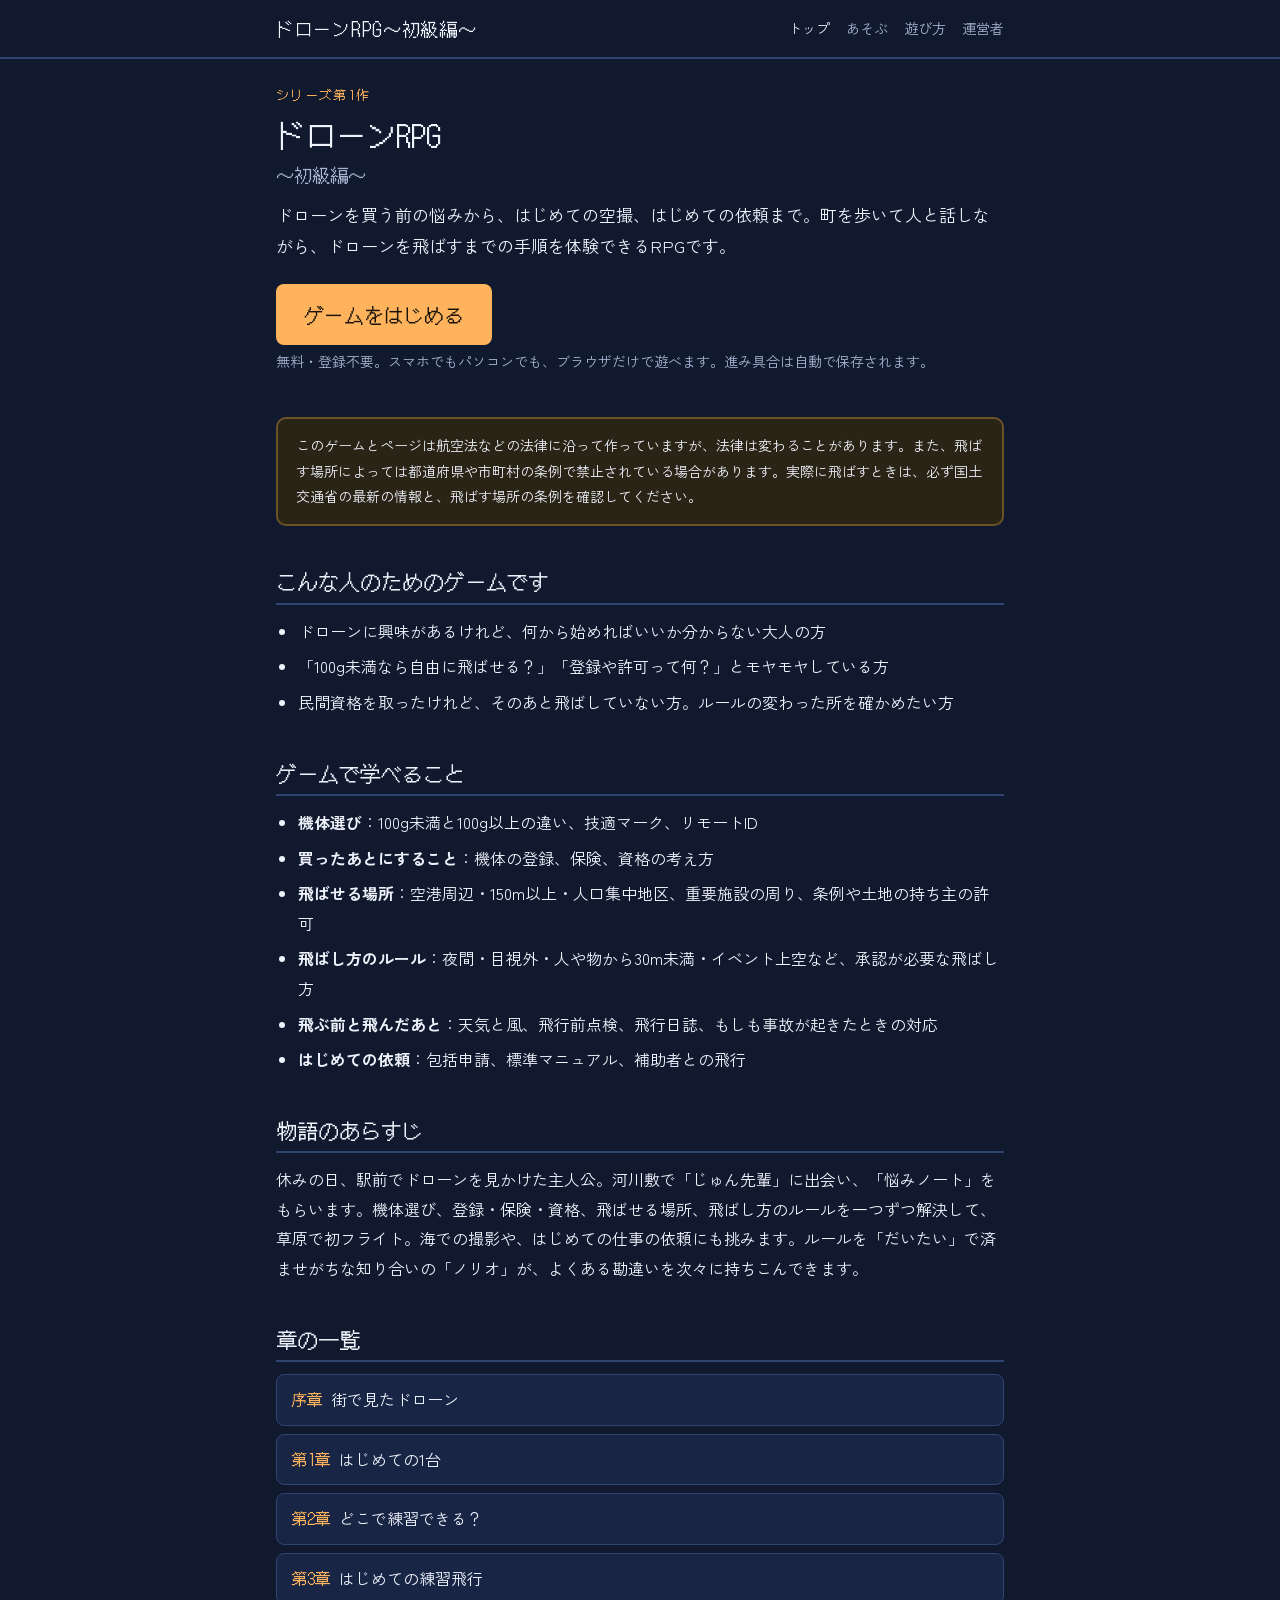
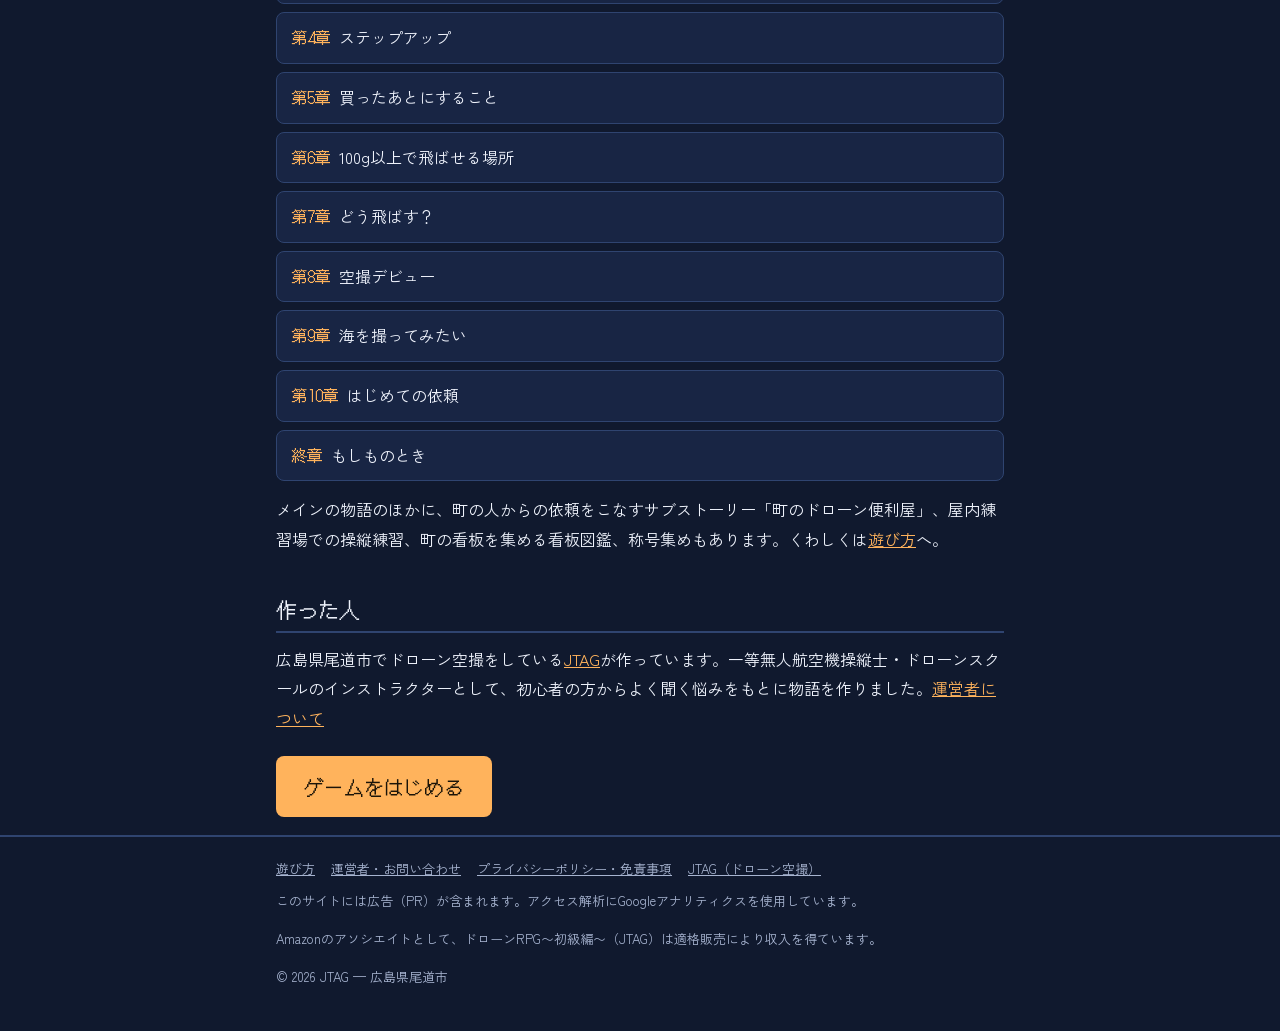
<file: public/index.html>
<!DOCTYPE html>
<html lang="ja">
<head>
<meta charset="UTF-8">
<meta name="viewport" content="width=device-width, initial-scale=1.0">
<title>ドローンRPG〜初級編〜｜ドローンのルールを学べるゲーム</title>
<meta name="description" content="ドローンを買う前の悩みから初フライトまでを、RPGで体験しながら学べる無料のブラウザゲーム。機体選び・登録・飛ばせる場所・飛ばし方のルール・飛行前点検を、遊びながら身につけます。">
<link rel="canonical" href="https://game.jtag-works.jp/">
<meta property="og:type" content="website">
<meta property="og:site_name" content="ドローンRPG〜初級編〜">
<meta property="og:locale" content="ja_JP">
<meta property="og:url" content="https://game.jtag-works.jp/">
<meta property="og:title" content="ドローンRPG〜初級編〜｜ドローンのルールを学べるゲーム">
<meta property="og:description" content="ドローンを買う前の悩みから初フライトまでを、RPGで体験しながら学べる無料のブラウザゲーム。機体選び・登録・飛ばせる場所・飛ばし方のルール・飛行前点検を、遊びながら身につけます。">
<link rel="icon" href="favicon.svg" type="image/svg+xml">
<link rel="preconnect" href="https://fonts.googleapis.com">
<link rel="preconnect" href="https://fonts.gstatic.com" crossorigin>
<link rel="stylesheet" href="https://fonts.googleapis.com/css2?family=DotGothic16&family=Zen+Kaku+Gothic+New:wght@400;500;700&display=swap">
<link rel="stylesheet" href="site.css?v=2">
<!-- AdSense: 審査用・広告用のコードを受け取ったら、ここに貼る（docs/publish-steps.md の 5） -->
<script src="analytics.js?v=1"></script>
</head>
<body>
<header class="top">
  <div class="wrap">
    <a class="brand" href="index.html">ドローンRPG〜初級編〜</a>
    <nav aria-label="メニュー">
      <a href="index.html" aria-current="page">トップ</a>
      <a href="play.html">あそぶ</a>
      <a href="how-to-play.html">遊び方</a>
      <a href="about.html">運営者</a>
    </nav>
  </div>
</header>
<main class="wrap">
<section class="hero">
  <p class="sky">シリーズ第1作</p>
  <h1>ドローンRPG<br><small class="subtitle">〜初級編〜</small></h1>
  <p class="lead">ドローンを買う前の悩みから、はじめての空撮、はじめての依頼まで。町を歩いて人と話しながら、ドローンを飛ばすまでの手順を体験できるRPGです。</p>
  <a class="play" href="play.html">ゲームをはじめる</a>
  <p class="dim">無料・登録不要。スマホでもパソコンでも、ブラウザだけで遊べます。進み具合は自動で保存されます。</p>
</section>

<div class="notice">このゲームとページは航空法などの法律に沿って作っていますが、法律は変わることがあります。また、飛ばす場所によっては都道府県や市町村の条例で禁止されている場合があります。実際に飛ばすときは、必ず国土交通省の最新の情報と、飛ばす場所の条例を確認してください。</div>

<h2>こんな人のためのゲームです</h2>
<ul>
  <li>ドローンに興味があるけれど、何から始めればいいか分からない大人の方</li>
  <li>「100g未満なら自由に飛ばせる？」「登録や許可って何？」とモヤモヤしている方</li>
  <li>民間資格を取ったけれど、そのあと飛ばしていない方。ルールの変わった所を確かめたい方</li>
</ul>

<h2>ゲームで学べること</h2>
<ul>
  <li><b>機体選び</b>：100g未満と100g以上の違い、技適マーク、リモートID</li>
  <li><b>買ったあとにすること</b>：機体の登録、保険、資格の考え方</li>
  <li><b>飛ばせる場所</b>：空港周辺・150m以上・人口集中地区、重要施設の周り、条例や土地の持ち主の許可</li>
  <li><b>飛ばし方のルール</b>：夜間・目視外・人や物から30m未満・イベント上空など、承認が必要な飛ばし方</li>
  <li><b>飛ぶ前と飛んだあと</b>：天気と風、飛行前点検、飛行日誌、もしも事故が起きたときの対応</li>
  <li><b>はじめての依頼</b>：包括申請、標準マニュアル、補助者との飛行</li>
</ul>

<h2>物語のあらすじ</h2>
<p>休みの日、駅前でドローンを見かけた主人公。河川敷で「じゅん先輩」に出会い、「悩みノート」をもらいます。機体選び、登録・保険・資格、飛ばせる場所、飛ばし方のルールを一つずつ解決して、草原で初フライト。海での撮影や、はじめての仕事の依頼にも挑みます。ルールを「だいたい」で済ませがちな知り合いの「ノリオ」が、よくある勘違いを次々に持ちこんできます。</p>

<h2>章の一覧</h2>
<ol class="chapters">
  <li><b>序章</b>街で見たドローン</li>
  <li><b>第1章</b>はじめての1台</li>
  <li><b>第2章</b>どこで練習できる？</li>
  <li><b>第3章</b>はじめての練習飛行</li>
  <li><b>第4章</b>ステップアップ</li>
  <li><b>第5章</b>買ったあとにすること</li>
  <li><b>第6章</b>100g以上で飛ばせる場所</li>
  <li><b>第7章</b>どう飛ばす？</li>
  <li><b>第8章</b>空撮デビュー</li>
  <li><b>第9章</b>海を撮ってみたい</li>
  <li><b>第10章</b>はじめての依頼</li>
  <li><b>終章</b>もしものとき</li>
</ol>
<p>メインの物語のほかに、町の人からの依頼をこなすサブストーリー「町のドローン便利屋」、屋内練習場での操縦練習、町の看板を集める看板図鑑、称号集めもあります。くわしくは<a href="how-to-play.html">遊び方</a>へ。</p>

<h2>作った人</h2>
<p>広島県尾道市でドローン空撮をしている<a href="https://jtag-works.jp/">JTAG</a>が作っています。一等無人航空機操縦士・ドローンスクールのインストラクターとして、初心者の方からよく聞く悩みをもとに物語を作りました。<a href="about.html">運営者について</a></p>

<p><a class="play" href="play.html">ゲームをはじめる</a></p>
</main>
<footer class="foot">
  <div class="wrap">
    <nav aria-label="サイト情報">
      <a href="how-to-play.html">遊び方</a>
      <a href="about.html">運営者・お問い合わせ</a>
      <a href="privacy.html">プライバシーポリシー・免責事項</a>
      <a href="https://jtag-works.jp/">JTAG（ドローン空撮）</a>
    </nav>
    <p>このサイトには広告（PR）が含まれます。アクセス解析にGoogleアナリティクスを使用しています。</p>
    <p>Amazonのアソシエイトとして、ドローンRPG〜初級編〜（JTAG）は適格販売により収入を得ています。</p>
    <p>© 2026 JTAG — 広島県尾道市</p>
  </div>
</footer>
</body>
</html>
</file>
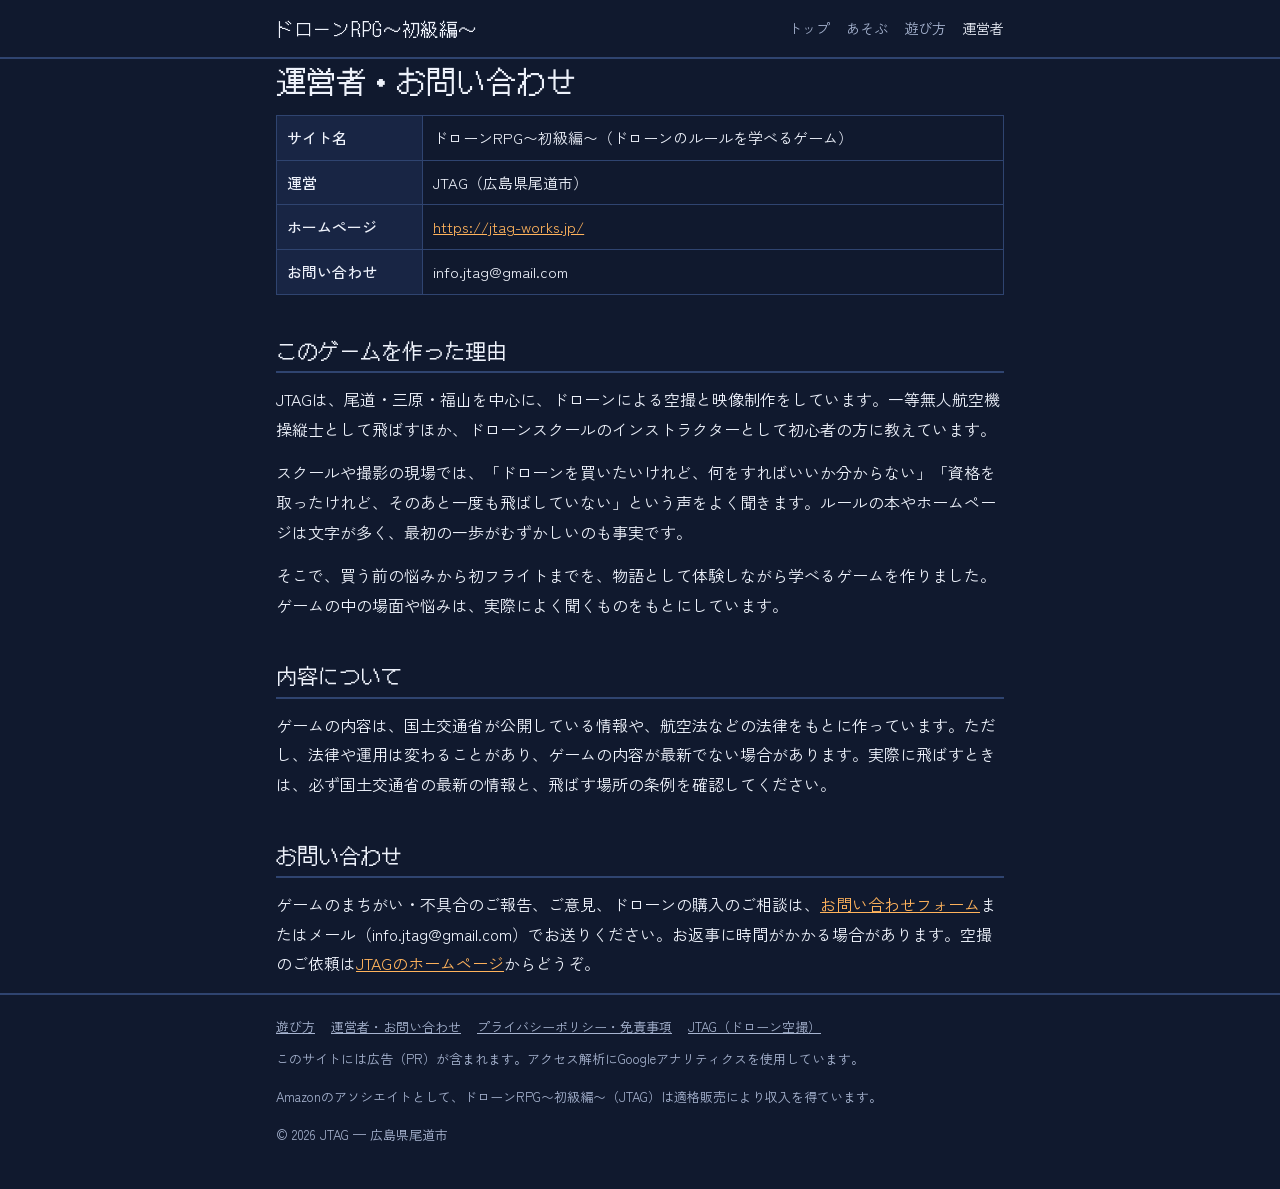
<file: public/about.html>
<!DOCTYPE html>
<html lang="ja">
<head>
<meta charset="UTF-8">
<meta name="viewport" content="width=device-width, initial-scale=1.0">
<title>運営者・お問い合わせ｜ドローンRPG〜初級編〜</title>
<meta name="description" content="「ドローンRPG〜初級編〜」の運営者情報とお問い合わせ先。広島県尾道市でドローン空撮をしているJTAGが運営しています。">
<link rel="canonical" href="https://game.jtag-works.jp/about.html">
<meta property="og:type" content="website">
<meta property="og:site_name" content="ドローンRPG〜初級編〜">
<meta property="og:locale" content="ja_JP">
<meta property="og:url" content="https://game.jtag-works.jp/about.html">
<meta property="og:title" content="運営者・お問い合わせ｜ドローンRPG〜初級編〜">
<meta property="og:description" content="「ドローンRPG〜初級編〜」の運営者情報とお問い合わせ先。広島県尾道市でドローン空撮をしているJTAGが運営しています。">
<link rel="icon" href="favicon.svg" type="image/svg+xml">
<link rel="preconnect" href="https://fonts.googleapis.com">
<link rel="preconnect" href="https://fonts.gstatic.com" crossorigin>
<link rel="stylesheet" href="https://fonts.googleapis.com/css2?family=DotGothic16&family=Zen+Kaku+Gothic+New:wght@400;500;700&display=swap">
<link rel="stylesheet" href="site.css?v=2">
<!-- AdSense: 審査用・広告用のコードを受け取ったら、ここに貼る（docs/publish-steps.md の 5） -->
<script src="analytics.js?v=1"></script>
</head>
<body>
<header class="top">
  <div class="wrap">
    <a class="brand" href="index.html">ドローンRPG〜初級編〜</a>
    <nav aria-label="メニュー">
      <a href="index.html">トップ</a>
      <a href="play.html">あそぶ</a>
      <a href="how-to-play.html">遊び方</a>
      <a href="about.html" aria-current="page">運営者</a>
    </nav>
  </div>
</header>
<main class="wrap">
<h1>運営者・お問い合わせ</h1>
<table>
  <tr><th>サイト名</th><td>ドローンRPG〜初級編〜（ドローンのルールを学べるゲーム）</td></tr>
  <tr><th>運営</th><td>JTAG（広島県尾道市）</td></tr>
  <tr><th>ホームページ</th><td><a href="https://jtag-works.jp/">https://jtag-works.jp/</a></td></tr>
  <tr><th>お問い合わせ</th><td>info.jtag@gmail.com</td></tr>
</table>

<h2>このゲームを作った理由</h2>
<p>JTAGは、尾道・三原・福山を中心に、ドローンによる空撮と映像制作をしています。一等無人航空機操縦士として飛ばすほか、ドローンスクールのインストラクターとして初心者の方に教えています。</p>
<p>スクールや撮影の現場では、「ドローンを買いたいけれど、何をすればいいか分からない」「資格を取ったけれど、そのあと一度も飛ばしていない」という声をよく聞きます。ルールの本やホームページは文字が多く、最初の一歩がむずかしいのも事実です。</p>
<p>そこで、買う前の悩みから初フライトまでを、物語として体験しながら学べるゲームを作りました。ゲームの中の場面や悩みは、実際によく聞くものをもとにしています。</p>

<h2>内容について</h2>
<p>ゲームの内容は、国土交通省が公開している情報や、航空法などの法律をもとに作っています。ただし、法律や運用は変わることがあり、ゲームの内容が最新でない場合があります。実際に飛ばすときは、必ず国土交通省の最新の情報と、飛ばす場所の条例を確認してください。</p>

<h2>お問い合わせ</h2>
<p>ゲームのまちがい・不具合のご報告、ご意見、ドローンの購入のご相談は、<a href="https://docs.google.com/forms/d/e/1FAIpQLSdNDK1FBIkHkrtypr5Ro0H9JaMUCu5DkEPhqdgPl-vyUZaNQw/viewform" target="_blank" rel="noopener">お問い合わせフォーム</a>またはメール（info.jtag@gmail.com）でお送りください。お返事に時間がかかる場合があります。空撮のご依頼は<a href="https://jtag-works.jp/">JTAGのホームページ</a>からどうぞ。</p>
</main>
<footer class="foot">
  <div class="wrap">
    <nav aria-label="サイト情報">
      <a href="how-to-play.html">遊び方</a>
      <a href="about.html">運営者・お問い合わせ</a>
      <a href="privacy.html">プライバシーポリシー・免責事項</a>
      <a href="https://jtag-works.jp/">JTAG（ドローン空撮）</a>
    </nav>
    <p>このサイトには広告（PR）が含まれます。アクセス解析にGoogleアナリティクスを使用しています。</p>
    <p>Amazonのアソシエイトとして、ドローンRPG〜初級編〜（JTAG）は適格販売により収入を得ています。</p>
    <p>© 2026 JTAG — 広島県尾道市</p>
  </div>
</footer>
</body>
</html>
</file>
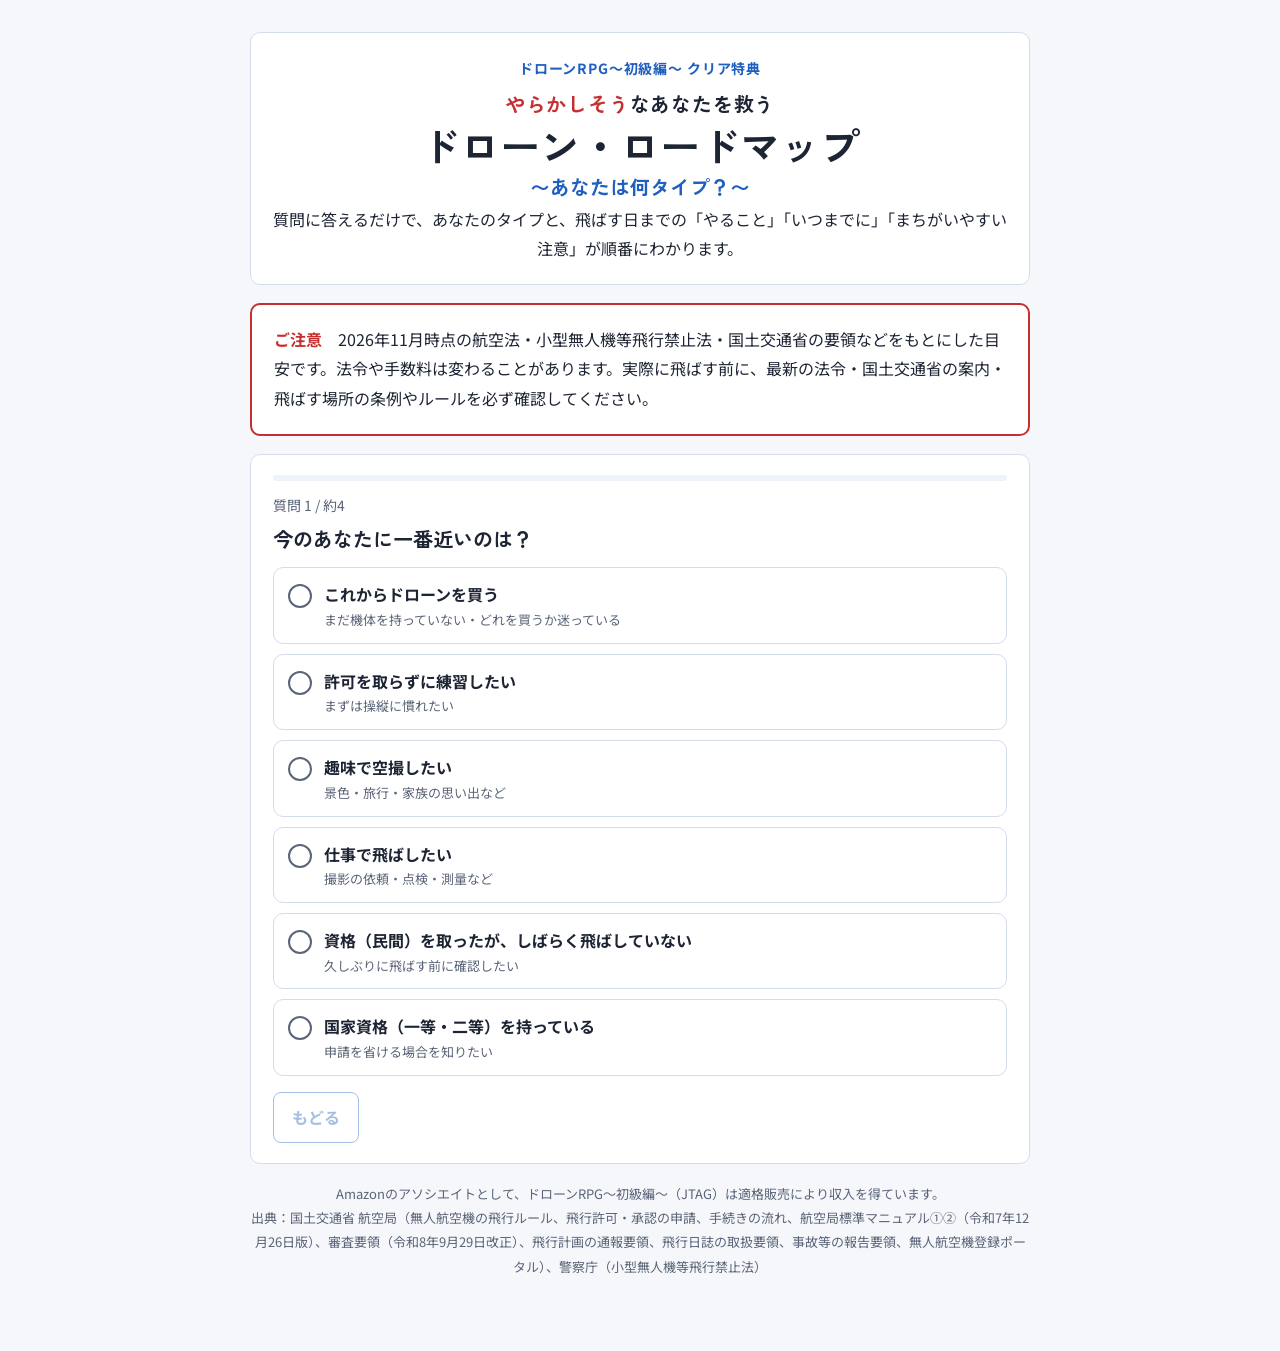
<file: public/bonus-shindan.html>
<!DOCTYPE html>
<html lang="ja">
<meta charset="UTF-8">
<meta name="viewport" content="width=device-width, initial-scale=1.0, viewport-fit=cover">
<link rel="icon" href="favicon.svg" type="image/svg+xml">
<script src="analytics.js?v=1"></script>
<title>やらかしそうなあなたを救うロードマップ</title>
<meta name="claude:viewport-fit-sides" content="cover">
<link rel="stylesheet" href="https://fonts.googleapis.com/css2?family=Noto+Sans+JP:wght@400;700&family=Zen+Kaku+Gothic+New:wght@700&display=swap">
<style>
/* Layout: one column. Question card on top, answers below as large buttons; result = verdict + ordered to-do cards + timeline */
:root{
  --bg:#f5f7fb; --panel:#ffffff; --panel2:#eef2f9; --line:#d5dceb; --fg:#1d2433; --muted:#5b6578;
  --accent:#1f5fbf; --accentfg:#ffffff; --red:#c62f2f; --green:#1f8a4c; --gold:#a86400;
  --redbg:#fdeeee; --greenbg:#eaf6ef; --goldbg:#fff4e2;
  --head:"Zen Kaku Gothic New","Noto Sans JP",system-ui,sans-serif;
  --body:"Noto Sans JP","Hiragino Sans",system-ui,sans-serif;
}
@media (prefers-color-scheme: dark){:root:not([data-theme="light"]){
  --bg:#11161f; --panel:#1a2130; --panel2:#222b3d; --line:#334059; --fg:#e8ecf4; --muted:#a3adc2;
  --accent:#7fb0ff; --accentfg:#11161f; --red:#ff8a8a; --green:#6fd59a; --gold:#ffc56b;
  --redbg:#3a1f24; --greenbg:#1b3328; --goldbg:#3a2e17; color-scheme:dark}}
:root[data-theme="dark"]{
  --bg:#11161f; --panel:#1a2130; --panel2:#222b3d; --line:#334059; --fg:#e8ecf4; --muted:#a3adc2;
  --accent:#7fb0ff; --accentfg:#11161f; --red:#ff8a8a; --green:#6fd59a; --gold:#ffc56b;
  --redbg:#3a1f24; --greenbg:#1b3328; --goldbg:#3a2e17; color-scheme:dark}
body{background:var(--bg);color:var(--fg);font-family:var(--body);font-size:16px;line-height:1.85}
.wrap{max-width:780px;margin:0 auto;padding-block:24px 64px;padding-left:max(16px,env(safe-area-inset-left,0px));padding-right:max(16px,env(safe-area-inset-right,0px));display:flex;flex-direction:column;gap:18px}
h1,h2,h3{font-family:var(--head);font-weight:700;text-wrap:balance;margin:0;line-height:1.45}
h1{font-size:clamp(23px,5vw,30px)} h2{font-size:21px} h3{font-size:17px}
p{margin:0} a{color:var(--accent)}
.card{background:var(--panel);border:1px solid var(--line);border-radius:10px;padding:20px 22px;min-width:0}
.eyebrow{color:var(--accent);font-weight:700;font-size:14px;letter-spacing:.06em}
.warnbox{border:2px solid var(--red)} .warnbox strong{color:var(--red)}
.small{font-size:13px;color:var(--muted)}
.progress{height:6px;background:var(--panel2);border-radius:99px;overflow:hidden}
.progress span{display:block;height:100%;background:var(--accent);transition:width .25s}
.qno{font-size:14px;color:var(--muted)}
.qtext{font-family:var(--head);font-size:20px;margin:6px 0 4px}
.hint{font-size:14px;color:var(--muted)}
.opts{display:flex;flex-direction:column;gap:10px;margin-top:14px}
.opt{display:flex;gap:12px;align-items:flex-start;text-align:left;width:100%;font:inherit;color:var(--fg);background:var(--panel);border:1.5px solid var(--line);border-radius:10px;padding:12px 14px;cursor:pointer}
.opt:hover{border-color:var(--accent)}
.opt:focus-visible{outline:3px solid var(--accent);outline-offset:2px}
.opt[aria-pressed="true"]{border-color:var(--accent);background:var(--panel2)}
.opt .box{flex:none;width:20px;height:20px;border:2px solid var(--muted);border-radius:50%;margin-top:4px}
.multi .opt .box{border-radius:4px}
.opt[aria-pressed="true"] .box{background:var(--accent);border-color:var(--accent)}
.opt b{display:block}
.opt small{display:block;color:var(--muted);font-size:13px;line-height:1.6}
.nav{display:flex;gap:10px;flex-wrap:wrap;margin-top:16px}
.btn{font:inherit;font-weight:700;border-radius:8px;padding:10px 18px;cursor:pointer;border:1.5px solid var(--accent)}
.btn.primary{background:var(--accent);color:var(--accentfg)}
.btn.ghost{background:transparent;color:var(--accent)}
.btn:disabled{opacity:.4;cursor:not-allowed}
.btn:focus-visible{outline:3px solid var(--accent);outline-offset:2px}
.verdict{border-radius:10px;padding:16px 18px;border:2px solid}
.v-ok{border-color:var(--green);background:var(--greenbg)}
.v-need{border-color:var(--gold);background:var(--goldbg)}
.v-ng{border-color:var(--red);background:var(--redbg)}
.verdict h2{font-size:20px}
.reasons{display:flex;flex-wrap:wrap;gap:6px;margin-top:8px}
.chip{font-size:13px;font-weight:700;border:1.5px solid currentColor;border-radius:99px;padding:0 9px;line-height:1.8}
.c-red{color:var(--red)} .c-gold{color:var(--gold)} .c-green{color:var(--green)} .c-blue{color:var(--accent)}
.alert{border-left:5px solid var(--red);background:var(--redbg);border-radius:6px;padding:10px 14px}
.alert.gold{border-color:var(--gold);background:var(--goldbg)}
.alert b{color:var(--red)} .alert.gold b{color:var(--gold)}
.todo{display:flex;flex-direction:column;gap:12px}
.task{border:1px solid var(--line);border-radius:10px;padding:14px 16px;background:var(--panel)}
.task-head{display:flex;gap:10px;align-items:baseline;flex-wrap:wrap}
.num{flex:none;background:var(--accent);color:var(--accentfg);font-weight:700;border-radius:6px;padding:0 9px;font-variant-numeric:tabular-nums}
.when{font-size:13px;font-weight:700;color:var(--gold);margin-left:auto}
.row{display:grid;grid-template-columns:6.5em 1fr;gap:10px;border-top:1px solid var(--line);padding-top:8px;margin-top:8px}
.row>div{min-width:0}
.lab{font-weight:700;font-size:14px}
.l-do{color:var(--accent)} .l-why{color:var(--green)} .l-day{color:var(--gold)} .l-ng{color:var(--red)}
ul,ol{margin:0;padding-left:1.3em;display:flex;flex-direction:column;gap:3px}
.tbl{overflow-x:auto}
table{border-collapse:collapse;width:100%;font-size:15px}
th,td{border:1px solid var(--line);padding:7px 10px;text-align:left;vertical-align:top}
th{background:var(--panel2)}
td.t{white-space:nowrap;font-variant-numeric:tabular-nums;font-weight:700}
.answers{font-size:14px;color:var(--muted)}
.answers li{list-style:none}
.answers ul{padding:0}
.datebox{display:flex;flex-wrap:wrap;gap:8px 12px;align-items:center;margin:10px 0 14px;padding:10px 12px;background:var(--panel2);border-radius:8px;font-size:14px}
.datebox input{font:inherit;padding:6px 10px;border:1.5px solid var(--line);border-radius:6px;background:var(--panel);color:var(--fg)}
.tl{list-style:none;padding:0;margin:0;display:flex;flex-direction:column;gap:0;border-left:3px solid var(--line);margin-left:6px}
.tl li{position:relative;display:grid;grid-template-columns:11em 1fr;gap:12px;padding:8px 0 8px 18px}
.tl li::before{content:"";position:absolute;left:-9px;top:15px;width:13px;height:13px;border-radius:50%;background:var(--panel);border:3px solid var(--accent)}
.tl li.imp::before{border-color:var(--red);background:var(--red)}
.tl-when{font-weight:700;font-variant-numeric:tabular-nums}
.tl-when small{display:block;font-weight:400;font-size:12px;color:var(--muted)}
.tl li.imp .tl-when{color:var(--red)}
.tl li.late .tl-when small{color:var(--red);font-weight:700}
@media (max-width:560px){.tl li{grid-template-columns:1fr;gap:0}}
.typecard{text-align:center;padding:18px 14px;border-radius:12px;background:var(--panel2);display:flex;flex-direction:column;gap:6px;align-items:center}
.type-pre{font-size:14px;color:var(--muted)}
.type-name{font-family:var(--head);font-weight:700;font-size:clamp(22px,6vw,30px);color:var(--accent);line-height:1.4;text-wrap:balance}
.type-catch{font-size:15px}
.senpai{margin-top:8px;text-align:left;background:var(--panel);border:1px solid var(--line);border-radius:12px;padding:10px 14px;max-width:560px;position:relative}
.senpai-name{font-size:12px;font-weight:700;color:var(--green)}
.ttl{display:flex;flex-direction:column;align-items:center;text-align:center;gap:2px;margin:6px 0 4px}
.ttl-pre{font-size:clamp(16px,4.4vw,20px);color:var(--fg);font-weight:700;letter-spacing:.04em}
.ttl-pre b{color:var(--red)}
.ttl-main{font-size:clamp(22px,6.4vw,40px);line-height:1.25;color:var(--fg);white-space:nowrap}
.ttl-sub{font-size:clamp(16px,4.5vw,20px);color:var(--accent)}
header.card{text-align:center}
.aff-head{display:flex;align-items:center;gap:10px}
.adtag{font-size:12px;font-weight:700;color:var(--muted);border:1px solid var(--muted);border-radius:4px;padding:0 6px}
.aff{list-style:none;padding:0;margin-top:10px;display:flex;flex-direction:column;gap:8px}
.aff li{display:flex;gap:12px;align-items:center;justify-content:space-between;border:1px solid var(--line);border-radius:8px;padding:10px 12px}
.aff li>div{min-width:0;display:flex;flex-direction:column}
.aff li span{font-size:13px;color:var(--muted)}
.aff a{flex:none;font-size:14px;font-weight:700;text-decoration:none;border:1.5px solid var(--accent);border-radius:6px;padding:4px 10px;white-space:nowrap}
.aff a:hover,.aff a:focus-visible{background:var(--accent);color:var(--accentfg)}
.disclaimer{font-size:13px;color:var(--muted);border:1px dashed var(--line);border-radius:6px;padding:6px 10px}
.alert a{color:var(--accent)}
footer{font-size:13px;color:var(--muted);text-align:center}
@media (max-width:560px){.row{grid-template-columns:1fr;gap:2px}.card{padding:16px}.when{margin-left:0;width:100%}}
@media (prefers-reduced-motion: reduce){.progress span{transition:none}}
</style>

<div class="wrap">
  <header class="card">
    <span class="eyebrow">ドローンRPG〜初級編〜 クリア特典</span>
    <h1 class="ttl"><span class="ttl-pre"><b>やらかしそう</b>なあなたを救う</span><span class="ttl-main">ドローン・ロードマップ</span><span class="ttl-sub">〜あなたは何タイプ？〜</span></h1>
    <p>質問に答えるだけで、あなたのタイプと、飛ばす日までの「やること」「いつまでに」「まちがいやすい注意」が順番にわかります。</p>
  </header>

  <section class="card warnbox">
    <p><strong>ご注意</strong>　2026年11月時点の航空法・小型無人機等飛行禁止法・国土交通省の要領などをもとにした目安です。法令や手数料は変わることがあります。実際に飛ばす前に、最新の法令・国土交通省の案内・飛ばす場所の条例やルールを必ず確認してください。</p>
  </section>

  <main id="app" aria-live="polite"></main>

  <footer>Amazonのアソシエイトとして、ドローンRPG〜初級編〜（JTAG）は適格販売により収入を得ています。<br>出典：国土交通省 航空局（無人航空機の飛行ルール、飛行許可・承認の申請、手続きの流れ、航空局標準マニュアル①②（令和7年12月26日版）、審査要領（令和8年9月29日改正）、飛行計画の通報要領、飛行日誌の取扱要領、事故等の報告要領、無人航空機登録ポータル）、警察庁（小型無人機等飛行禁止法）</footer>
</div>

<script>
(function(){
const app=document.getElementById('app');

/* ---------- 質問 ---------- */
function isHolder(a){return a.indoor==='out'&&a.weight!=='under'&&a.permit==='have'}
function likelyTokutei(a){
  if(a.indoor!=='out'||a.weight==='under')return false;
  const h=(k,v)=>(a[k]||[]).includes(v);
  if(h('place','did')||h('place','dontknow')||h('place','airport'))return true;
  if(a.level==='pro')return (a.tokutei||[]).some(x=>x!=='none');
  return a.high==='yes'||a.time==='night'||a.dist!=='far'||a.sight==='no'||(a.special||[]).some(x=>x!=='none');
}
const Q=[
 {id:'who',text:'今のあなたに一番近いのは？',type:'one',opts:[
   ['buy','これからドローンを買う','まだ機体を持っていない・どれを買うか迷っている'],
   ['practice','許可を取らずに練習したい','まずは操縦に慣れたい'],
   ['hobby','趣味で空撮したい','景色・旅行・家族の思い出など'],
   ['work','仕事で飛ばしたい','撮影の依頼・点検・測量など'],
   ['comeback','資格（民間）を取ったが、しばらく飛ばしていない','久しぶりに飛ばす前に確認したい'],
   ['national','国家資格（一等・二等）を持っている','申請を省ける場合を知りたい']]},
 {id:'level',text:'「特定飛行」という言葉を知っていますか？',hint:'国の許可・承認が必要になる場所や飛ばし方のことです。',type:'one',when:a=>a.who!=='buy',opts:[
   ['beginner','知らない・自信がない','ひとつずつ、かみくだいた質問で案内します'],
   ['pro','知っている（DID・夜間・目視外・30m未満など）','当てはまる項目をまとめて選ぶ、短い質問で案内します']]},
 {id:'weight',text:'飛ばす機体の重さは？',hint:'機体本体＋バッテリーの合計。プロペラガードなど取り外せる部品は含めません。',type:'one',opts:[
   ['under','100g未満',''],['over','100g以上',''],['unknown','まだ決めていない・わからない','']]},
 {id:'indoor',text:'どこで飛ばしますか？',hint:'「屋内」は、四方と上が壁・屋根で囲まれ、機体が外に出られない場所です。ドアや窓が大きく開いた倉庫、ネットで囲っただけの屋外の練習場は「屋外」として答えてください。',type:'one',opts:[
   ['in','屋内','体育館・屋内練習場・部屋など、四方と上が囲まれた場所'],
   ['out','屋外','']]},
 {id:'permit',text:'国の許可・承認（包括申請など）を、すでに持っていますか？',hint:'DIPS 2.0で申請して、許可書（許可・承認書）をもらっている場合です。民間資格の修了証は許可ではありません。',type:'one',when:a=>a.indoor==='out'&&a.weight!=='under'&&a.who!=='buy',opts:[
   ['none','持っていない',''],
   ['have','持っている','包括（期間を決めて何度も飛ばせる）・個別のどちらでも'],
   ['unknown','よくわからない','前に申請したような気がする、会社が取った、など']]},
 {id:'pkind',text:'持っている許可は、どちらですか？',hint:'許可書の「飛行の期間」「飛行の経路」の欄を見るとわかります。',type:'one',when:a=>isHolder(a),opts:[
   ['blanket','包括（期間を決めて、場所を決めずに何度も飛ばせる）',''],
   ['route','場所（経路）や日時を決めた許可','包括でも経路を決めたもの、1回だけの個別の許可など'],
   ['unknown','わからない','']]},
 {id:'pitems',text:'許可書に書いてある飛ばし方を、すべて選んでください',hint:'許可書の「飛行の場所・方法」の欄に書いてあります。書いていない飛ばし方は、許可があってもできません。',type:'multi',when:a=>isHolder(a),opts:[
   ['did','人口集中地区（DID）の上空',''],['night','夜間',''],['bvlos','目視外',''],['near','人・物件から30m未満',''],
   ['event','催し場所の上空',''],['drop','物件投下',''],['danger','危険物の輸送',''],['airport','空港などの周辺',''],['alt','150m以上',''],
   ['dontknow','わからない・許可書を見ていない','']]},
 {id:'pexp',text:'飛ばす日は、許可の期間に入っていますか？',hint:'包括の許可は原則3か月、長くても1年です。更新の申請も開庁日10日前までに出す必要があります。',type:'one',when:a=>isHolder(a),opts:[
   ['ok','入っている（期限まで1か月以上ある）',''],['soon','入っているが、期限まで1か月もない',''],['expired','もう切れている・飛ばす日には切れている',''],['unknown','期限を覚えていない','']]},
 {id:'pmanual',text:'許可を取ったときに選んだ飛行マニュアルは？',hint:'許可書や申請の控えに書いてあります。選んだマニュアルの決まりを守ることが、許可の条件です。',type:'one',when:a=>isHolder(a),opts:[
   ['std2','航空局標準マニュアル②（場所を決めない申請）',''],['std1','航空局標準マニュアル①（場所を決めた申請）',''],['own','自分（会社・スクール）で作ったマニュアル',''],['unknown','わからない','']]},
 {id:'pmatch',text:'今回使う機体と操縦する人は、許可書（申請）に入っていますか？',type:'one',when:a=>isHolder(a),opts:[
   ['yes','どちらも入っている',''],['no','入っていない（新しい機体・ほかの人が操縦する など）',''],['unknown','わからない','']]},
 {id:'pskill',text:'許可を取ったあとも、定期的に操縦練習をしていますか？',hint:'標準マニュアルでは、操縦の腕を保つために定期的に練習することになっています。',type:'one',when:a=>isHolder(a),opts:[
   ['yes','している',''],['no','しばらく飛ばしていない・練習していない','']]},
 {id:'place',text:'飛ばす場所に当てはまるものをすべて選んでください',hint:'わからないものは「わからない」を選ぶと、調べ方を案内します。',type:'multi',when:a=>a.indoor==='out',opts:[
   ['did','人口集中地区（DID）','住宅地・市街地に多い。地図で確認できます'],
   ['airport','空港やヘリポートの近く',''],
   ['juyo','国の重要施設・自衛隊/米軍の施設・原発・大使館などの近く','おおむね1,000m以内'],
   ['park','公園',''],
   ['river','河川敷・川の上',''],
   ['sea','海岸・海の上・港',''],
   ['nature','国立公園・観光地・山',''],
   ['road','道路の上で離着陸する／道路の上を飛ぶ',''],
   ['other','他人の土地・施設（公民館・学校・お店など）',''],
   ['dontknow','わからない',''],
   ['none','どれにも当てはまらない','DIDではない、自分や家族の土地など']]},
 {id:'tokutei',text:'当てはまる飛ばし方をすべて選んでください',hint:'場所（DID・空港周辺）は前の質問で答えた内容を使います。',type:'multi',when:a=>a.indoor==='out'&&a.level==='pro',opts:[
   ['alt','150m以上',''],['night','夜間',''],['bvlos','目視外',''],['near','人・物件から30m未満',''],['event','催し場所の上空',''],['drop','物件投下',''],['danger','危険物の輸送',''],['none','どれも当てはまらない','']]},
 {id:'high',text:'地面や水面から150m以上の高さまで上がりますか？',type:'one',when:a=>a.indoor==='out'&&a.level!=='pro',opts:[
   ['no','上がらない',''],['yes','上がる（山の上・崖の上から飛ばす場合も注意）','']]},
 {id:'time',text:'飛ばす時間帯は？',hint:'日の入りの後は、まだ明るくても夜間です。その日の日の出・日の入りの時刻は国立天文台の「こよみの計算」で調べられます。',type:'one',when:a=>a.indoor==='out'&&a.level!=='pro',opts:[
   ['day','昼間（日の出から日の入りまで）',''],['night','夜・日の出前・日の入り後','夜景・朝焼け・花火など']]},
 {id:'dist',text:'第三者の人・建物・車から30m以上離れて飛ばせますか？',hint:'自分や一緒に作業する人、その持ち物は含みません。他人の家・停めてある車・電柱・電線・塀・看板なども「物件」です。離陸する場所のすぐ横に他人の車があるだけでも30m未満になります。',type:'one',when:a=>a.indoor==='out'&&a.level!=='pro',opts:[
   ['far','離れられる',''],['near','近づくことがある',''],['unknown','わからない','']]},
 {id:'sight',text:'飛んでいる間、ずっと自分の目で機体が見えますか？',type:'one',when:a=>a.indoor==='out'&&a.level!=='pro',opts:[
   ['yes','見える',''],['no','見えなくなることがある','モニターやゴーグルだけを見る、建物の裏に回る、遠くへ行く']]},
 {id:'special',text:'次のことをしますか？（すべて選択）',hint:'「催し場所」は、お祭り・花火大会・スポーツ大会・コンサートなど、決まった日時に人が集まる場所です。判断に迷うときは、催しとして考えるか、その上を飛ばさない計画にしましょう。',type:'multi',when:a=>a.indoor==='out'&&a.level!=='pro',opts:[
   ['event','お祭り・イベントなど人が集まる場所の上を飛ぶ',''],
   ['drop','物を落とす（水や農薬をまく）',''],
   ['danger','危険物を運ぶ',''],
   ['none','どれもしない','']]},
 {id:'helper',text:'当日、手伝ってくれる人（補助者）はいますか？',hint:'補助者は、まわりを見張って操縦者に声をかけたり、第三者が飛行経路の下に入らないようにしたりする人です。',type:'one',when:a=>likelyTokutei(a),opts:[
   ['yes','いる',''],['no','いない・ひとりで飛ばす',''],['unknown','まだ決めていない','']]},
 {id:'freq',text:'飛ばす回数は？',type:'one',when:a=>a.indoor==='out'&&a.permit!=='have',opts:[
   ['once','1回だけ・たまに',''],['often','何度も・定期的に','']]},
 {id:'train',text:'監督者のもとで10時間以上の操縦練習をした記録がありますか？',hint:'許可・承認を申請するときに、操縦の経験として求められます。',type:'one',when:a=>a.indoor==='out'&&a.weight!=='under'&&a.permit!=='have',opts:[
   ['yes','ある',''],['no','ない・足りない','']]},
 {id:'reg',text:'機体登録の状況は？',type:'one',when:a=>a.weight==='over'&&a.indoor==='out',opts:[
   ['none','まだ登録していない',''],['ok','登録済み（3年以内）',''],['old','登録したが、3年近くたっている・期限がわからない','']]},
 {id:'lead',text:'飛ばしたい日まで、あとどのくらい？',type:'one',when:a=>a.indoor==='out',opts:[
   ['free','まだ決めていない',''],['month','1か月以上ある',''],['2w','2〜4週間',''],['soon','2週間以内','']]}
];

/* ---------- 状態 ---------- */
let A={}, idx=0, history=[];
function visible(q){return !q.when||q.when(A)}
function nextIndex(from){for(let i=from+1;i<Q.length;i++){if(visible(Q[i]))return i}return -1}
function countVisible(){return Q.filter(visible).length}
function posOf(i){return Q.slice(0,i+1).filter(visible).length}

function renderQ(){
  const q=Q[idx], cur=A[q.id];
  const total=countVisible(), pos=posOf(idx);
  const multi=q.type==='multi';
  const sel=multi?(cur||[]):cur;
  app.innerHTML=`<section class="card">
    <div class="progress" aria-hidden="true"><span style="width:${Math.round((pos-1)/total*100)}%"></span></div>
    <p class="qno" style="margin-top:12px">質問 ${pos} / 約${total}</p>
    <h2 class="qtext" id="qt">${q.text}</h2>
    ${q.hint?`<p class="hint">${q.hint}</p>`:''}
    <div class="opts ${multi?'multi':''}" role="group" aria-labelledby="qt">
      ${q.opts.map(([v,l,s])=>{const on=multi?sel.includes(v):sel===v;
        return `<button type="button" class="opt" data-v="${v}" aria-pressed="${on}"><span class="box"></span><span><b>${l}</b>${s?`<small>${s}</small>`:''}</span></button>`}).join('')}
    </div>
    <div class="nav">
      <button type="button" class="btn ghost" id="back" ${history.length?'':'disabled'}>もどる</button>
      ${multi?`<button type="button" class="btn primary" id="next" ${sel.length?'':'disabled'}>次へ</button>`:''}
    </div></section>`;
  app.querySelectorAll('.opt').forEach(b=>b.addEventListener('click',()=>{
    const v=b.dataset.v;
    if(multi){let s=(A[q.id]||[]).slice();
      if(v==='none'||v==='dontknow'&&q.id!=='place'){s=s.includes(v)?[]:[v]}
      else{s=s.filter(x=>x!=='none'); s=s.includes(v)?s.filter(x=>x!==v):s.concat(v)}
      A[q.id]=s; renderQ();
    }else{A[q.id]=v; go()}
  }));
  const nb=document.getElementById('next'); if(nb)nb.addEventListener('click',go);
  document.getElementById('back').addEventListener('click',()=>{idx=history.pop();renderQ()});
}
function go(){
  // 機体をまだ決めていない人・屋内の人は早めに結果へ
  history.push(idx);
  const n=nextIndex(idx);
  if(n<0){renderResult();return}
  idx=n; renderQ();
}

/* ---------- 判定 ---------- */
function judge(){
  const has=(k,v)=>(A[k]||[]).includes(v);
  const out=A.indoor==='out';
  const over=A.weight!=='under';  // わからない・未定は100g以上として案内
  const r={need:[],ng:[],coord:[],notes:[],keys:[]};
  if(!out) return {kind:'indoor',r};
  if(has('place','juyo')) r.ng.push('重要施設の周辺');
  if(over){
    const add=(k,l)=>{r.need.push(l);r.keys.push(k)};
    if(has('place','airport')){add('airport','空港などの周辺');r.coord.push('airport')}
    if(A.high==='yes'){add('alt','150m以上');r.coord.push('alt')}
    if(has('place','did')) add('did','人口集中地区（DID）');
    if(A.time==='night') add('night','夜間');
    if(A.sight==='no') add('bvlos','目視外');
    if(A.dist==='near') add('near','30m未満');
    if(A.dist==='unknown') add('near?','30m未満かも（要確認）');
    if(has('place','dontknow')) add('did?','DID・空港周辺かも（要確認）');
    if(has('special','event')) add('event','催し場所の上空');
    if(has('special','drop')) add('drop','物件の投下');
    if(has('special','danger')) add('danger','危険物の輸送');
  }else{
    if(has('place','airport')) r.notes.push('100g未満でも、空港の周辺では航空法の制限があります。空港事務所に確認してください。');
    if(A.high==='yes') r.notes.push('100g未満でも、150m以上の高さは航空法の制限があります。');
  }
  const kind=!over?'model':(r.need.length?'cat2':'cat1');
  return {kind,r,h:holderCheck(kind,r)};
}
/* 持っている許可と、今回の飛び方を照合 */
const KL={did:'DID',night:'夜間',bvlos:'目視外',near:'30m未満',event:'催し場所の上空',drop:'物件投下',danger:'危険物の輸送',airport:'空港などの周辺',alt:'150m以上'};
function holderCheck(kind,r){
  if(A.permit!=='have'||A.indoor!=='out'||A.weight==='under') return null;
  const it=A.pitems||[]; const itemsUnknown=it.includes('dontknow');
  const keys=r.keys.map(k=>k.replace('?',''));
  const uniq=[...new Set(keys)];
  // did? は DID と空港周辺の両方の可能性
  const want=uniq.flatMap(k=>k==='did'&&r.keys.includes('did?')&&!r.keys.includes('did')?['did','airport']:[k]);
  const missing=itemsUnknown?[]:[...new Set(want)].filter(k=>!it.includes(k)).map(k=>KL[k]);
  const k=x=>r.keys.includes(x);
  const route=[];
  if(A.pkind!=='route'){
    if(k('airport'))route.push('空港などの周辺'); if(k('alt'))route.push('150m以上');
    if(k('did')&&k('night'))route.push('DIDでの夜間'); if(k('night')&&k('bvlos'))route.push('夜間の目視外');
    if(k('event'))route.push('催し場所の上空（日時と経路まで決めた申請）');
    if(A.who==='hobby')route.push('趣味目的の飛行');
  }
  const mr=[];
  if(A.pmanual==='std2'){
    if(k('did')&&k('night'))mr.push('②ではDID上空の夜間飛行はできない');
    if(k('night')&&k('bvlos'))mr.push('②では夜間の目視外飛行はできない');
    if(k('did')&&k('bvlos')&&!(A.who==='work'&&A.helper==='yes'))mr.push('②ではDID上空の目視外飛行はできない（業務上やむを得ない場合で、補助者を必ず置くときだけ可）');
    if(k('event'))mr.push('標準マニュアルでは催し場所の上空は飛ばせない');
  }
  const manualNG=mr.length?mr:null;
  const didBvlosOK=A.pmanual==='std2'&&k('did')&&k('bvlos')&&A.who==='work'&&A.helper==='yes';
  const expired=A.pexp==='expired', soon=A.pexp==='soon', expUnknown=A.pexp==='unknown';
  const mismatch=A.pmatch==='no', matchUnknown=A.pmatch==='unknown';
  const unknownAny=itemsUnknown||A.pkind==='unknown'||A.pmanual==='unknown'||expUnknown||matchUnknown;
  const covered=kind!=='cat2'?true:(!missing.length&&!route.length&&!manualNG&&!expired&&!mismatch&&!unknownAny&&!r.keys.some(x=>x.endsWith('?')));
  return {missing,route,manualNG,didBvlosOK,expired,soon,expUnknown,mismatch,matchUnknown,itemsUnknown,unknownAny,covered};
}

/* ---------- やることの部品 ---------- */
function T(title,o){return Object.assign({title},o)}
function buildTasks(J){
  const has=(k,v)=>(A[k]||[]).includes(v);
  const t=[]; const out=A.indoor==='out'; const over=A.weight!=='under'; const cat2=J.kind==='cat2';
  const ndid=has('place','did'), night=A.time==='night', bvlos=A.sight==='no';

  if(A.weight==='unknown'||A.who==='buy') t.push(T('機体を選ぶ',{when:'最初に',
    do:['重さ（機体＋バッテリー）で100g未満か以上かを確認','技適マークがあるか確認（電波法）','ゴーグルで見るFPV機は、使う電波（5.7GHz帯など）によって無線の資格と無線局の開設が必要。一般的な空撮機は不要なことが多い','はじめは100g未満の練習機で、屋内から練習するのがおすすめ'],
    why:'100g以上は航空法の「無人航空機」になり、登録や許可・承認の対象になるため。',
    day:'なし',
    ng:['100g未満でも、空港の周辺・重要施設の周辺・条例で禁止の公園などでは飛ばせない','海外通販の機体やゴーグルは技適がないことがある']}));

  if(!out){t.push(T('屋内で練習する',{when:'いつでも',
    do:['四方と上が囲まれた場所（ネットで囲まれた練習場など）で飛ばす','施設の管理者のルールを守る','離着陸・ホバリング・前後左右の移動・8の字などを練習','練習の日時・時間・内容を記録しておく（あとで屋外の許可申請に使える）'],
    why:'屋内は航空法の対象外。登録や許可・承認がいらず、安全に操縦に慣れられるため。',
    day:'週1回で1〜2か月が目安',
    ng:['窓やドアが開いていて外とつながる場所は屋内とみなされないことがある','100g以上の機体でも屋内なら登録は不要だが、屋外で飛ばす日は登録が必要']}));
    return t;}

  if(A.who==='comeback') t.push(T('久しぶりに飛ばす前の確認',{when:'最初に',
    do:['機体登録の有効期限（3年）を確認','機体のファームウェア・アプリ・リモートIDの更新','ルールの変更を確認：小型無人機等飛行禁止法の範囲が2026年7月14日から1,000mに拡大、標準マニュアルは令和7年12月26日版（①②）','民間の修了証だけでは国の許可・承認の代わりにならない'],
    why:'しばらく飛ばしていない間に、登録の期限切れやルールの変更があるため。',
    day:'半日〜1日',
    ng:['期限が切れた登録は更新できず、新規登録のやり直し','屋外で飛ばす前に、まず許可のいらない場所で操縦の勘を取り戻す']}));

  if(A.who==='national') t.push(T('国家資格で省ける範囲を確認',{when:'最初に',
    do:['二等以上の資格＋機体認証（第二種以上）があり、立入管理をするなら、DID・夜間・目視外・30m未満の飛行は許可・承認の申請がいらない場合がある','空港周辺・150m以上・催し場所の上空・危険物・物件投下や、25kg以上の機体は申請が必要','資格の「限定」（夜間・目視外など）がついているか確認','飛行計画の通報・飛行日誌は省けない'],
    why:'資格の種類と機体認証の有無で、申請がいるかどうかが変わるため。',
    day:'確認は半日',
    ng:['機体認証のない機体では、資格があっても申請が必要','この診断は初級者向けです。詳しくは国交省の案内で確認してください']}));

  if(over){
    if(A.reg==='none'||A.reg===undefined) t.push(T('機体を登録する（DIPS 2.0）',{when:'1〜2か月前',
      do:['DIPS 2.0でアカウントを作り、機体の登録を申請','手数料を払う（オンライン＋マイナンバーカードで1機900円が目安。郵送は2,400円）','登録記号が届いたら機体に表示','リモートIDに登録記号を書き込む'],
      why:'だれの機体かを国が把握するため。登録していない100g以上の機体は屋外で飛ばせない。',
      day:'オンラインで数日〜1週間（書面は数週間）',
      ng:['登録記号の表示・リモートIDがないのも違反','有効期間は3年。期限が切れると新規登録のやり直し','2機目以降の割引は同じ申請で一緒に登録したときだけ']}));
    if(A.reg==='old') t.push(T('機体登録を更新する',{when:'すぐ',
      do:['DIPS 2.0で有効期限を確認','期限の1か月前から期限までに更新（手数料は新規と同じ）','期限が切れていたら新規登録をやり直し、新しい登録記号を表示・リモートIDに書き込む'],
      why:'期限の切れた機体は屋外で飛ばせないため。',day:'数日〜1週間',
      ng:['期限切れのまま飛ばすと未登録機の飛行になる']}));
  }

  t.push(T('飛ばす場所を地図で確認する',{when:'1か月前',
    do:['DIPS 2.0の地図や国土地理院の地図で、人口集中地区（DID）・空港の周辺・重要施設の周辺を確認', has('place','dontknow')?'今回「わからない」と答えた項目は、ここで必ず確認する':'選んだ場所以外にも当てはまらないか確認','地面・水面から150mを超えないか確認（離陸地点からではない）','飛ばす前日と当日に緊急用務空域が指定されていないか確認'],
    why:'場所によって、国の許可がいるか・そもそも飛べないかが決まるため。',
    day:'半日（できれば現地を下見）',
    ng:['DIDかどうかは「人が多そうか」ではなく地図で判断する','自分の家の庭でもDIDなら許可が必要','緊急用務空域は許可があっても飛べない']}));

  if(has('place','juyo')) t.push(T('重要施設の周辺：同意と警察への通報',{when:'48時間前まで',
    do:['対象施設の敷地の上空（レッドゾーン）と周囲おおむね1,000m（イエローゾーン）は原則飛ばせない','飛ばせるのは施設管理者の同意がある場合や、土地の持ち主の同意を得てその上空を飛ばす場合など','飛行の48時間前までに、管轄の警察署を通して都道府県公安委員会へ通報（地図・同意書の写しを付ける。オンライン通報も可）','海が入るなら管区海上保安本部、防衛施設・対象空港なら施設管理者にも通報'],
    why:'国の重要施設を守るための法律（小型無人機等飛行禁止法）で決まっているため。重さに関係なく、100g未満も対象。',
    day:'同意を得るのに数週間、通報は48時間前まで',
    ng:['レッドゾーンで飛ばすと1年以下の拘禁刑または50万円以下の罰金','航空法の許可とは別の手続き。どちらも必要なことがある']}));

  if(J.r.coord.includes('airport')) t.push(T('空港の管理者・空港事務所と調整する',{when:'1か月以上前',
    do:['空港の管理者（設置管理者）と空港事務所に、飛行の日時・場所・高さを相談','調整した結果を許可申請に書く'],
    why:'飛行機・ヘリの離着陸の安全を守るため。調整が済まないと許可が出ない。',
    day:'数週間かかることも',ng:['100g未満でも空港の周辺は制限がある']}));
  if(J.r.coord.includes('alt')) t.push(T('150m以上：空港事務所と調整する',{when:'1か月以上前',
    do:['飛ばす場所を管轄する空港事務所（管制機関）に相談','調整した結果を許可申請に書く'],
    why:'有人機が飛ぶ高さに入るため。',day:'数週間かかることも',
    ng:['150mは地面・水面から。山の斜面では急に150mを超えることがある']}));

  if(cat2&&A.train==='no') t.push(T('10時間以上の練習と記録',{when:'1〜2か月前',
    do:['許可のいらない場所（屋内や、DIDでない広い場所で30m以上離れられる所）で、監督者のもとで練習','離着陸（3mまで5回連続）、ホバリング（半径1m）、左右・前後20mの移動、水平飛行がむずかしくなくできるまで',A.who==='work'?'仕事なら、対面飛行・10m離れた地点での組み合わせ飛行・8の字（各5回連続）まで':'練習の日時・場所・時間・内容を記録',night?'夜間飛行の練習も必要':'' ,bvlos?'目視外飛行の練習も必要':'' ,has('special','drop')?'物件投下の練習のあと、5回以上の投下実績が必要':''].filter(Boolean),
    why:'許可・承認の申請で、操縦の経験として求められるため（航空局標準マニュアル）。',
    day:'週末だけなら1〜2か月、ドローンスクールなら数日',
    ng:['練習の記録がないと申請書に書けない','練習のために許可のいる場所を使うなら、その許可が必要']}));

  const H=J.h;
  if(cat2){
    const hp=A.helper, ev=has('special','event');
    t.push(T('補助者を決める',{when:'2週間前まで',
      do:['補助者の役割：飛行経路の下に第三者が入らないよう見張る・声をかける、機体や有人機・鳥・天気の変化を操縦者に知らせる','人数は「飛行経路全体を見わたせる」ことが目安。経路が長い・死角があるなら複数人','連絡手段（トランシーバーなど）と、中止の合図を決めておく',
        hp==='yes'?'当日の立ち位置・役割・中止の合図を、事前に説明しておく':'',
        hp!=='yes'?'補助者がいないなら：飛行経路の下と離着陸場所を、コーン・ロープ・看板などではっきり区切り、第三者が入らない状態を確実に作る（選んだマニュアルで補助者の代わりに認められている場合）':'',
        hp!=='yes'&&bvlos?(ndid?'DID上空の目視外は、操縦者と常に連絡がとれる補助者が必須（コーンや看板の区画では代えられない）':'目視外は、双眼鏡などを持つ補助者を置くのが基本。立入管理の区画をはっきり示して、第三者の立入りを確実に制限できれば代えられる'):'',
        hp!=='yes'&&ev?'催し場所の上空は、補助者を必ず確保する（標準マニュアルでは催し場所の上空は飛ばせないので、独自の飛行マニュアルも必要）':'',
        H&&!H.itemsUnknown?'お持ちの許可書・マニュアルに、補助者の条件（人数・配置）が書かれていないか確認':''].filter(Boolean),
      why:'第三者の立入りや、障害物・有人機への接近に、操縦者ひとりでは気づけないことがあるため。補助者の配置は、飛行マニュアル（許可の条件）で決められていることが多い。',
      day:'お願いと打合せに1〜2週間',
      ng:['補助者は経路全体を見わたせる位置で、操縦者とすぐ連絡がとれること','補助者にも飛ばし方・中止の合図を事前に説明する','家族や友人に頼むときも、役割を口頭でなく紙で渡すと当日あわてない']}));
  }
  if(cat2&&H){
    const items=(A.pitems||[]).filter(x=>x!=='dontknow').map(x=>KL[x]);
    if(H.unknownAny) t.push(T('持っている許可書の中身を確かめる',{when:'いますぐ',
      do:['DIPS 2.0にログインし、申請の一覧から許可書（許可・承認書）を開いて保存する','確認する欄：飛行の期間／飛行の場所（経路）／飛行の方法（DID・夜間・目視外・30m未満など）／機体／操縦者／飛行マニュアル／条件','会社やスクールが取った許可なら、申請した人に許可書の写しをもらう'],
      why:'許可書に書いていない飛ばし方は、許可があってもできないため。中身がわからないまま飛ばすのがいちばん危ない。',
      day:'半日',ng:['「包括を取った＝何でも飛ばせる」は誤り','許可書は当日、すぐ見せられるように持っていく（原本か写し。スマホなどの電子データでも可）']}));
    if(A.pskill==='no') t.push(T('本番の前に操縦練習をして、腕を取りもどす',{when:'2週間前まで',
      do:['許可のいらない場所（屋内や、DIDでない広い場所で人・物件から30m以上離れられる所）で練習','離着陸・ホバリング・前後左右の移動・8の字など、基本の操作をひととおり', night?'夜間に飛ばすなら、夜間の操作も確認':'', bvlos?'目視外で飛ばすなら、モニターを見ながらの操作も確認':'','練習した日時・場所・時間・内容を記録しておく'].filter(Boolean),
      why:'標準マニュアルでは、操縦の腕を保つために定期的に練習することになっているため。久しぶりの本番がいちばん危ない。',
      day:'半日〜数日',ng:['練習のために許可のいる場所を使うなら、その許可（今の許可の範囲）を守る','国家資格を持っている人も、腕の維持に努めることになっている']}));
    if(H.covered) t.push(T('許可書と今回の飛び方を照らし合わせる',{when:'2週間前まで',
      do:['今回の飛び方：'+J.r.need.join('・')+'　→　許可書の「飛行の方法」：'+(items.join('・')||'—'),'飛ばす日が許可の期間に入っているか', A.pkind==='route'?'場所（経路）・日時を決めた許可なら、今回の場所・日時が許可書と同じか':'包括の許可でも、許可書の「条件」に書かれた範囲（高さ・場所の種類など）を超えないか','機体と操縦者が許可書に入っているか','選んだマニュアル（'+(A.pmanual==='std2'?'標準マニュアル②':A.pmanual==='std1'?'標準マニュアル①':'独自マニュアル')+'）を読み直し、今回の飛び方で守ることを確認'],
      why:'新しい申請はいらないが、許可書の条件どおりに飛ばすことが許可の条件だから。',
      day:'半日',ng:['許可書の条件やマニュアルを守らないと、許可があっても違反','期限が近いなら、更新の申請も開庁日10日前まで']}));
  }
  if(cat2&&!(H&&H.covered)){
    const comp=A.freq==='often'&&A.who!=='hobby'&&!has('special','event')&&!J.r.coord.length&&!(ndid&&night)&&!(night&&bvlos);
    const routeNeed=[]; if(J.r.coord.includes('airport'))routeNeed.push('空港周辺'); if(J.r.coord.includes('alt'))routeNeed.push('150m以上'); if(ndid&&night)routeNeed.push('DIDでの夜間'); if(night&&bvlos)routeNeed.push('夜間の目視外'); if(A.who==='hobby')routeNeed.push('趣味目的');
    if(!H||H.manualNG) t.push(T('飛行マニュアルと安全の体制を決める',{when:'1か月前',
      do:['多くの人は「航空局標準マニュアル」を選ぶ（場所を決めない申請は②、場所を決めた申請は①）','選んだマニュアルを読み、守れるか確認（例：風速5m/s以上は飛ばさない、雨・霧の日は飛ばさない、第三者が入ったら中止）', (ndid&&(night||bvlos))?'標準マニュアル②では、DID上空の夜間飛行はできない。DID上空の目視外飛行も原則できない（業務上やむを得ない場合だけ、操縦者と常に連絡がとれる補助者を必ず置く）。この飛ばし方をするなら、場所を特定して、その条件での許可申請が必要':'',A.dist==='near'?'30m未満やDID上空では、プロペラガードを付ける。付けられないときは、補助者を必ず置く':'',(night&&bvlos)?'標準マニュアル②では、夜間の目視外飛行はできない':'',has('special','event')?'標準マニュアルでは催し場所の上空は飛ばせない。独自の飛行マニュアルを用意して申請する':'','補助者の人数と役割（見張り・声かけ・立入管理）、コーン・看板・消火器を用意'].filter(Boolean),
      why:'許可・承認の条件になるため。選んだマニュアルを守らないと、許可があっても違反になる。',
      day:'数日',ng:['選んだマニュアルの決まりは、許可の条件そのもの','申請のときに選んだだけで中身を読んでいない、がいちばん多い失敗']}));
    const hold=[];
    if(H){ if(H.missing.length)hold.push('許可書にない飛ばし方（'+H.missing.join('・')+'）→ 変更申請か、新しい申請');
      if(H.route.length)hold.push('包括では飛ばせない条件（'+H.route.join('・')+'）→ 経路を決めた申請を別に出す');
      if(H.manualNG)hold.push('選んだマニュアルではできない（'+H.manualNG.join('、')+'）→ 場所を特定して、その条件での許可申請が必要（または飛ばし方を変える）');
      if(H.expired)hold.push('許可の期限切れ → 新しく申請');
      if(H.soon)hold.push('期限が近い → 更新の申請（開庁日10日前まで）');
      if(H.mismatch)hold.push('機体・操縦者が許可書にない → 追加の変更申請');
      if(H.unknownAny)hold.push('許可書の中身がわからない項目がある → まず許可書を確かめて、足りなければ申請');}
    t.push(T(H?'DIPS 2.0で追加・変更（更新）の申請をする':'DIPS 2.0で許可・承認を申請する',{when:'3〜4週間前（しめきりは開庁日10日前）',
      do:[H?'今の許可だけでは足りない理由：'+(hold.join('／')||'確認が必要'):'申請が必要な理由：'+J.r.need.join('・'),'申請書に目的・日時（期間）・場所（経路）・高度・機体・操縦者の経歴・マニュアル・安全対策・保険を書く', H?'':(comp?'何度も飛ばすなら「包括申請」（原則3か月、最長1年）が便利':'今回は「個別申請」（日時・場所を決めて申請）'), routeNeed.length?'次の条件があるので、経路を決めた申請が必要：'+routeNeed.join('・'):'', has('special','event')?'催し場所の上空は、日時と経路まで決めた申請が必要':'','提出後、国から補正（直してほしい点）の指示が来たら、すぐ直して再提出 → 許可書をDIPSで確認・保存','補正を減らすコツ：飛行経路の地図・高度・補助者の配置・立入管理の方法を具体的に書く。DIPSの入力例どおりに書く'].filter(Boolean),
      why:'国が「この人・機体・体制なら安全に飛ばせる」と確認するため。',
      day:'しめきりは飛ばす日の開庁日10日前（土日祝を除く）。内容が簡単な申請なら早めに許可が出ることもあるが、補正（直してほしい点の指示）が入ると、そのやり取りで飛行日に間に合わないことがある。3〜4週間前の申請がおすすめ',
      ng:['「10日前」は土日祝を数えない。連休前は実質3週間以上前','許可書の条件を守らないと違反','機体・操縦者・期間が変わったら変更申請']}));
  }

  // 管理者
  const rows=[];
  if(has('place','park'))rows.push('公園：市町村の公園の担当課（条例で禁止の公園が多い）');
  if(has('place','river'))rows.push('河川敷：河川事務所・市町村');
  if(has('place','sea'))rows.push('海岸・港：県・市町村、港の管理者、海上保安部（港の中は手続きが必要なことがある）');
  if(has('place','nature'))rows.push('国立公園・観光地：環境省の事務所・県・施設の管理者（撮影の届け出が必要なことがある）');
  if(has('place','road'))rows.push('道路：上を通過するだけなら原則手続き不要。道路の上で離着陸したり、人や機材を置いて交通に影響するときは警察署に相談（道路使用許可）');
  if(has('place','other'))rows.push('他人の土地・施設：持ち主・管理者の許可（公民館・学校などは書面の使用許可が多い）');
  rows.push('離着陸する場所と、飛ぶ下の土地の持ち主・管理者の了解');
  rows.push('その市町村の条例');
  t.push(T('土地の持ち主・管理者・条例を確認する',{when:'1か月前〜',
    do:rows.concat(A.who!=='practice'?['撮影するなら、映る人の顔・家・車のナンバーなどプライバシーに配慮（総務省のガイドライン）']:[]),
    why:'航空法の許可は「空の安全」の許可で、土地を使う許可ではないため。トラブルの多くはここで起きる。',
    day:'相談は1〜3週間、書面の使用許可は1か月かかることも',
    ng:['「国の許可を取ったからどこでも飛ばせる」は誤り','口頭のOKでも、だれに・いつ聞いたかメモしておく','近所の人への一声で苦情や通報がぐっと減る']}));

  if(over) t.push(T('前日までの準備',{when:'前日まで',
    do:['賠償責任保険を確認（法律の義務ではないが強くすすめられている）', cat2?'飛行計画の通報（DIPS 2.0）：特定飛行なので義務。同じ時間・場所の他の飛行計画がないかも確認':'飛行計画の通報（DIPS 2.0）：今回は義務ではないが推奨','天気・風・日の出日の入りの予報を確認','バッテリーの充電、機体・アプリの更新、プロペラの傷の確認', cat2?'補助者と打合せ（役割・立ち位置・中止の合図）':'' ,'持ち物：'+(cat2?'許可書、':'')+'飛行日誌、保険の証券、消火器、救急箱、予備のプロペラ'].filter(Boolean),
    why:'当日あわてないため。通報はほかのドローンや有人機とぶつからないようにするため。',
    day:'前日〜数日前',ng: cat2?['特定飛行で通報しないと30万円以下の罰金','通報した計画どおりに飛ぶ。変わったら通報もやり直す']:['アプリの更新は当日の現場でやらない']}));
  else t.push(T('前日までの準備',{when:'前日まで',
    do:['天気・風の予報を確認','バッテリーの充電、アプリの更新','飛ばす場所のルール・管理者の了解を再確認'],
    why:'当日あわてないため。',day:'前日',ng:['100g未満は風に流されやすい。風の弱い日を選ぶ']}));

  t.push(T('当日',{when:'当日',
    do:['緊急用務空域が指定されていないか確認','現場の確認：人・車・電線・木・鳥・金属の建物（コンパスが狂う）','風の確認'+(cat2?'（標準マニュアルでは5m/s以上は飛ばさない）':'（強い風の日は無理をしない）'),'飛行前点検：機体・プロペラ・バッテリー・送信機・コンパス・GPS'+(over?'・リモートID':''), cat2?'立入管理：飛行経路の下と離着陸場所に第三者が入らないよう、コーン・看板・補助者で区切る':'人が近づいたらすぐ止める・離れる','低い高さで動作確認してから本番','着陸後に飛行後点検'],
    why:'事故は当日の小さな変化から起きるため。',day:'準備30分〜1時間',
    ng:['お酒や薬の影響があるときは飛ばさない（法律で禁止）', cat2?'許可書・飛行日誌はその場で見せられるように持っていく':'','「せっかく来たから」で無理しない。中止も立派な判断'].filter(Boolean)}));

  if(over) t.push(T('飛んだあと：飛行日誌',{when:'当日中',
    do:['飛行記録・日常点検記録（飛ばすたび）、点検整備記録（整備のたび）を書く','ヒヤリとしたことも記録して次の対策に'],
    why:'機体の状態と自分の経験の記録。許可の更新や国家資格の受験にも役立つ。',
    day:'当日中',ng: cat2?['特定飛行で日誌を書かない・うそを書くと10万円以下の罰金','日誌は機体が登録されている間ずっと続ける']:['今回は義務ではないが、書くことがすすめられている']}));

  return t;
}

/* ---------- タイムライン ---------- */
function timeline(J){
  const has=(k,v)=>(A[k]||[]).includes(v);
  const rows=[]; const over=A.weight!=='under'; const cat2=J.kind==='cat2';
  // [いつ(日付なし), 予定日から何日前(数字) or 'biz10' or 'now', やること, 大事か]
  if(over&&A.reg==='old') rows.push(['いますぐ','now','機体登録の更新を確認',true]);
  if(cat2&&A.train==='no') rows.push(['2か月前まで',60,'10時間以上の練習を始めて、記録をつける']);
  if(over&&(A.reg==='none'||A.reg===undefined)) rows.push(['1か月半前まで',45,'機体登録（届くまで数日〜1週間）']);
  if(J.r.coord.length) rows.push(['1か月半前まで',45,'空港事務所などに相談を始める']);
  const H=J.h;
  if(cat2&&H&&H.unknownAny) rows.push(['いますぐ','now','DIPS 2.0で、持っている許可書の中身を確かめる',true]);
  rows.push(['1か月前まで',30,'場所を地図で確認し、土地の管理者に相談']);
  if(cat2&&!(H&&H.covered)){rows.push(['4週間前まで',28,(H?'追加・変更（更新）の申請をする':'許可・承認を申請する')+'（おすすめ。補正が入っても間に合う）']);
    rows.push(['開庁日10日前まで','biz10','申請のしめきり（土日祝・年末年始は数えない）',true])}
  if(cat2) rows.push(['2週間前まで',14,'補助者を決めて、役割と中止の合図を伝える'+(A.helper==='yes'?'':'（いないなら区画で立入管理する準備）'),A.helper!=='yes']);
  if(cat2&&H&&A.pskill==='no') rows.push(['2週間前まで',14,'許可のいらない場所で操縦練習をして、腕を取りもどす']);
  if(cat2&&H&&H.covered) rows.push(['2週間前まで',14,'許可書の期間・飛ばし方・機体・操縦者・マニュアルを、今回の飛行と照らし合わせる']);
  if(has('place','juyo')) rows.push(['2日前（48時間前）まで',2,'重要施設の周辺：警察署へ通報',true]);
  rows.push(['前日まで',1, over?(cat2?'飛行計画の通報（義務）、保険・天気・充電の確認':'飛行計画の通報（推奨）、保険・天気・充電の確認'):'天気・充電の確認']);
  rows.push(['当日',0,'緊急用務空域・現場・点検の確認、'+(cat2?'立入管理をして':'')+'飛行'+(over?'、飛行日誌':'')]);
  return rows;
}
/* 祝日（2026年11月〜2027年12月）と年末年始の閉庁日 */
const HOL=new Set(['2026-11-03','2026-11-23','2027-01-01','2027-01-11','2027-02-11','2027-02-23','2027-03-22','2027-04-29','2027-05-03','2027-05-04','2027-05-05','2027-07-19','2027-08-11','2027-09-20','2027-09-23','2027-10-11','2027-11-03','2027-11-23']);
function ymd(d){return d.getFullYear()+'-'+String(d.getMonth()+1).padStart(2,'0')+'-'+String(d.getDate()).padStart(2,'0')}
function isOpen(d){const w=d.getDay(),m=d.getMonth()+1,dd=d.getDate();if(w===0||w===6)return false;if(HOL.has(ymd(d)))return false;if((m===12&&dd>=29)||(m===1&&dd<=3))return false;return true}
function addDays(d,n){const x=new Date(d);x.setDate(x.getDate()+n);return x}
function biz10(f){let d=new Date(f),c=0;while(c<10){d=addDays(d,-1);if(isOpen(d))c++}return d}
const WD='日月火水木金土';
function fmt(d){return (d.getMonth()+1)+'月'+d.getDate()+'日（'+WD[d.getDay()]+'）'}
function today0(){const t=new Date();t.setHours(0,0,0,0);return t}
function renderTimeline(rows,dateStr){
  const f=dateStr?new Date(dateStr+'T00:00:00'):null; const t=today0();
  return `<ol class="tl">${rows.map(([rel,off,txt,imp])=>{
    let when=rel,sub='',cls=imp?'imp':'';
    if(f&&off!=='now'){const d=off==='biz10'?biz10(f):addDays(f,-off);const left=Math.round((d-t)/864e5);
      when=fmt(d)+(off===0?'':'まで');
      if(left<0){sub=imp?'過ぎています。日程を見直しましょう':'過ぎています。いますぐ始めましょう';cls+=' late'}else if(left===0){sub='今日'}else{sub='あと'+left+'日'}
      sub=rel+'　'+sub}
    return `<li class="${cls}"><div class="tl-when">${when}${sub?`<small>${sub}</small>`:''}</div><div class="tl-what">${txt}</div></li>`}).join('')}</ol>`;
}

/* ---------- タイプ名 ---------- */
function pickType(J){
  const has=(k,v)=>(A[k]||[]).includes(v); const c2=J.kind==='cat2';
  const T=(n,c,m)=>({name:n,catch:c,msg:m});
  if(A.who==='buy') return T('カートに入れたまま3日目','買う前に悩みすぎて、ドローンより先に目が疲れてきたタイプ','悩むのはいいこと。でも、まず重さが100g未満か以上かを決めると、やることが半分に減るよ。');
  if(A.indoor==='in') return T('おうちの中のトップガン','壁と天井に囲まれて、腕だけはぐんぐん上がるタイプ','屋内は手続きなしで練習し放題。ここで10時間ためておくと、外に出るとき強いぞ。');
  if(J.r.ng.length) return T('その先、通行止めです族','行きたい場所が、国がいちばん守りたい場所だったタイプ','重要施設のまわり1,000mは、許可があっても原則だめ。まずは場所を変えるのがいちばん早い。');
  if(J.kind==='model') return T('軽さは正義！手のひらパイロット','100g未満の身軽さで、手続きをひらりとかわすタイプ','登録も許可もいらないけど、空港のそば・重要施設のそば・公園の条例は100g未満でも守ってね。');
  const H=J.h;
  if(H&&c2){
    if(H.expired) return T('許可書の賞味期限、切れてます','冷蔵庫の奥で見つけた牛乳のように、気づいたら期限が過ぎていたタイプ','期限が切れた許可では飛ばせない。新しく申請しなおそう。次からは期限の1か月前にカレンダーへ！');
    if(H.itemsUnknown||A.pkind==='unknown'||A.pmanual==='unknown') return T('許可書は引き出しの奥で熟成中','取ったことは覚えている、でも中身は覚えていないタイプ','まずDIPSで許可書を開いてみよう。何が許可されているかわからないまま飛ばすのが、いちばんのやらかしだよ。');
    if(H.manualNG) return T('マニュアル、表紙だけ読んだ人','標準マニュアル②を選んだけど、中の決まりとやりたい飛び方がぶつかっているタイプ','マニュアルには、できない飛び方も書いてある。選んだら中身まで読もう。足りない分は申請しなおしだ。');
    if(H.mismatch) return T('新しい相棒、許可書に載ってない問題','機体や仲間は増えたのに、許可書だけ昔のままのタイプ','許可書にない機体・操縦者では飛ばせない。変更申請で追加しよう。');
    if(!H.covered) return T('包括の外に片足はみ出してる人','持っている許可と、やりたい飛び方が少しずつずれているタイプ','包括があっても、許可書に書いてない飛び方や経路の申請が必要な飛び方はできない。足りない分だけ申請しよう。');
    return T('許可書を額に入れて飾りたい優等生','許可書の中身まで、ちゃんと覚えているタイプ','申請はいらないけど、許可書の条件どおりに飛ばすまでが許可。通報と日誌は毎回ね。');
  }
  if(A.who==='national') return T('資格はあるのに書類と目が合う人','国家資格を持っているのに、まだ申請の画面を開いているタイプ','機体認証と資格の限定しだいで、省ける申請がある。持っている紙を一度ならべてみよう。');
  if(A.who==='comeback') return T('ブランク明けの元・優等生','修了証は引き出しの奥、登録の期限はどこかへ行ったタイプ','久しぶりなら、まず登録の期限とルールの変更を確認。腕は屋内で取りもどそう。');
  if(c2&&J.r.need.every(x=>x.includes('要確認'))) return T('地図はまだ見てない派','やる気は満タン、でもDIDの地図はまだ開いていないタイプ','まずは地図でDIDと空港・重要施設を確認。それだけで、許可がいるかどうかがはっきりするよ。');
  if(c2&&A.helper==='no'&&((A.sight==='no'&&has('place','did'))||has('special','event'))) return T('ワンオペ隊長（補助者募集中）','操縦も見張りも声かけも、ぜんぶひとりでやろうとしているタイプ','DID上空の目視外や催しの上空は、補助者がいてこそ。頼むときは、役割と中止の合図まで伝えておこう。');
  if(c2&&A.lead==='soon') return T('来週飛ばしたい見切り発車さん','やる気はロケット級、申請はまだ発射台のタイプ','気持ちはわかる！でも申請は開庁日10日前がしめきり。補正が入ると間に合わないこともあるよ。');
  if(J.r.coord.length) return T('空の先客にごあいさつ係','飛行機やヘリと同じ空に、おじゃましようとしているタイプ','空港のまわりや150m以上は、申請の前に空港事務所との相談が必要。早めに電話してみよう。');
  if(c2&&has('special','event')) return T('お祭りの真上で撮りたい祭り好き','人が集まるほどテンションが上がるタイプ','催し場所の上空は、日時と経路まで決めた申請が必要。主催者との打合せも忘れずに。');
  if(c2&&A.time==='night') return T('夜景に恋した申請ルーキー','きれいな夜景のためなら、書類も夜ふかしするタイプ','夜はライトがあっても夜間飛行。昼のうちに経路を下見しておくと安心だよ。');
  if(c2&&A.who==='work') return T('包括申請に片足つっこんだ仕事人','依頼を受けた瞬間から、頭の中で地図を広げているタイプ','何度も飛ばすなら包括申請が便利。ただ、経路を決めた申請が必要な飛ばし方もあるから要注意。');
  if(c2&&has('place','did')&&J.r.need.length===1) return T('ご近所がDIDだった件','家の前で飛ばしたいだけなのに、地図に色がついていたタイプ','自分の庭でもDIDなら許可が必要。立入管理と近所へのひと声で、ぐっと飛ばしやすくなるよ。');
  if(c2) return T('申請デビュー目前の人','もうすぐ「許可書」という名の勲章を手に入れるタイプ','はじめての申請は補正が来て当たり前。落ちこまずに直して出せばOK！');
  if(A.who==='practice') return T('許可いらずの原っぱ番長','ルールの内側で、のびのび腕をみがくタイプ','手続きがいらない場所でも、人や車から30m、目で見える範囲を守ってね。');
  return T('晴れの日だけのお散歩カメラマン','許可はいらない、でも油断もしない、ちょうどいいタイプ','許可はいらなくても、場所の管理者と条例の確認だけは忘れずに。');
}

/* ---------- おすすめ（広告） ---------- */
const PROD={
 book1:['一等・二等 無人航空機操縦士 国家資格対応テキスト','ルールを本でしっかり確認したい人に','https://link.amazon/B0ct8fdly'],
 intro:['ドローン超入門（青春新書）','買う前に全体をつかみたい人に','https://link.amazon/B07cpMVyx'],
 hs210:['Holy Stone HS210 ミニドローン（100g未満）','室内練習の1台目に','https://link.amazon/B003Cnr8V'],
 hs420:['Holy Stone HS420 ミニドローン（100g未満・カメラ付き）','練習しながら撮影も試せる','https://link.amazon/B08V9Txw1'],
 hover:['HOVERAir X1 Smart（100g未満）','手のひらサイズで自動追尾の空撮','https://link.amazon/B0gtr9woR'],
 lito1:['DJI Lito 1 バッテリー2個コンボ','リモートID内蔵の入門空撮機','https://link.amazon/B04z0qfQK'],
 mini5:['DJI Mini 5 Pro Fly Moreコンボ','小型でも本格的に撮りたい人に','https://link.amazon/B0ahM0VQm'],
 litoX1:['DJI Lito X1 Fly Moreコンボ Plus','久しぶりの買いかえに','https://link.amazon/B0iEUOTvH'],
 mavic4:['DJI Mavic 4 Pro Fly Moreコンボ','仕事で画質にこだわるなら','https://link.amazon/B0hufgRHh'],
 guardLito:['DJI Lito シリーズ 360°プロペラガード','人や物の近くで飛ばすときの守り','https://link.amazon/B07O2rmgz'],
 guardMini:['DJI Mini 5 Pro 360°プロペラガード','DIDや30m未満で安心を足す','https://link.amazon/B01gmRQM2'],
 wind:['FieldNew ハンディ風速計','風速5m/sの判断を数字で','https://link.amazon/B0bSv9xjQ'],
 pad50:['CYNOVA ランディングパッド','草や砂を巻き上げずに離着陸','https://link.amazon/B042r4ZNw'],
 cone:['GUARDLEAD 折りたたみカラーコーン（4個）','立入管理の区画を見える化','https://link.amazon/B0c70U1Zi'],
 sign:['COLTE ドローン飛行中 サインボード','まわりの人に飛行中を知らせる','https://link.amazon/B0iS4PEcZ'],
 sd256:['SanDisk Extreme PRO microSD 256GB','4K動画もたっぷり保存','https://link.amazon/B0avdqkZl'],
 hood:['DJI RC 2用 送信機サンフード','明るい日や夜景でも画面が見やすい','https://link.amazon/B0iEL5LA9'],
 nd:['DJI Mini 5 Pro NDフィルターセット','晴れの日の映像をなめらかに','https://link.amazon/B0abmo6WQ'],
 case:['Lykus Titan 防水ハードケース（Mini 5 Pro用）','移動や雨の日も機体を守る','https://link.amazon/B0hQsrx2l'],
 strobe:['STARTRC ドローン用ストロボライト','夜間に機体の位置と向きを見やすく','https://link.amazon/B09XvsXI9'],
 head:['Lepro 充電式LEDヘッドライト','夜の準備や点検で両手が使える','https://link.amazon/B0fD1dLun'],
 icom:['アイコム IC-4310B 特定小電力トランシーバー','補助者との連絡に（免許不要）','https://link.amazon/B0dXjHbV3'],
 kenwood:['ケンウッド UBZ-LU20B デミトス','小型で持ち歩きやすいトランシーバー','https://link.amazon/B03xRmacs'],
 bino:['ケンコー 双眼鏡 Classi-air 8倍','有人機や周りの見張りに','https://link.amazon/B09aSowvc'],
 log:['ドローンフライトログブック2026','飛行日誌を手書きでつけたい人用','https://link.amazon/B02iDFYJb'],
 battMini:['DJI Mini 5 Pro フライトバッテリー（純正）','予備があると練習も撮影も余裕','https://link.amazon/B01hwWhT0'],
 battLito1:['DJI Lito 1 フライトバッテリー（純正）','予備があると練習も撮影も余裕','https://link.amazon/B0gcCbrBM'],
 battLitoX1:['DJI Lito X1 フライトバッテリー（純正）','予備があると練習も撮影も余裕','https://link.amazon/B06W1yXxt'],
 bag:['LayLax GIGA TEC リポ セーフティーバッグ','バッテリーの保管・充電時の発火対策','https://link.amazon/B05R6AvvD']
};
const AFF={
 'カートに入れたまま3日目':['intro','hs210','lito1','mini5'],
 'おうちの中のトップガン':['hs210','hs420','pad50'],
 '軽さは正義！手のひらパイロット':['hover','hs420','bag'],
 '資格はあるのに書類と目が合う人':['book1','mavic4','case'],
 'ブランク明けの元・優等生':['book1','litoX1','battMini','bag'],
 '地図はまだ見てない派':['book1','wind'],
 '来週飛ばしたい見切り発車さん':['book1','log'],
 '空の先客にごあいさつ係':['wind','bino'],
 'お祭りの真上で撮りたい祭り好き':['cone','sign','icom'],
 '夜景に恋した申請ルーキー':['strobe','head','hood'],
 '包括申請に片足つっこんだ仕事人':['mavic4','case','icom','kenwood','cone'],
 'ご近所がDIDだった件':['guardMini','cone','sign'],
 '申請デビュー目前の人':['book1','cone','icom','log'],
 '許可いらずの原っぱ番長':['pad50','wind','guardLito','bag'],
 '許可書の賞味期限、切れてます':['book1','log'],
 '許可書は引き出しの奥で熟成中':['book1','log','case'],
 'マニュアル、表紙だけ読んだ人':['book1','guardMini','icom'],
 '新しい相棒、許可書に載ってない問題':['guardMini','battMini','case'],
 '包括の外に片足はみ出してる人':['book1','cone','icom'],
 '許可書を額に入れて飾りたい優等生':['log','icom','cone','bag'],
 'ワンオペ隊長（補助者募集中）':['cone','sign','icom','kenwood'],
 '晴れの日だけのお散歩カメラマン':['sd256','nd','hood','case','battMini','battLito1','battLitoX1']
};
function affHtml(name){
 const ids=AFF[name]; if(!ids||!ids.length) return '';
 return `<section class="card"><div class="aff-head"><h2>先輩のおすすめ</h2><span class="adtag">広告</span></div>
  <p class="small">このタイプの人がそろえておくと安心なものです。</p>
  <ul class="aff">${ids.map(k=>{const [n,w,u]=PROD[k];return `<li><div><b>${n}</b><span>${w}</span></div><a href="${u}" target="_blank" rel="sponsored noopener">Amazonで見る</a></li>`}).join('')}</ul></section>`;
}

/* ---------- 結果 ---------- */
const LABEL={};Q.forEach(q=>{LABEL[q.id]={};q.opts.forEach(([v,l])=>LABEL[q.id][v]=l)});
function esc(s){return String(s).replace(/[&<>]/g,c=>({'&':'&amp;','<':'&lt;','>':'&gt;'}[c]))}
function syncPro(){
  if(A.level!=='pro'||!A.tokutei)return;
  const t=A.tokutei;
  A.high=t.includes('alt')?'yes':'no'; A.time=t.includes('night')?'night':'day';
  A.sight=t.includes('bvlos')?'no':'yes'; A.dist=t.includes('near')?'near':'far';
  const sp=['event','drop','danger'].filter(x=>t.includes(x)); A.special=sp.length?sp:['none'];
}
function renderResult(){
  const _d=new Date();const DIAG=_d.getFullYear()+"年"+(_d.getMonth()+1)+"月"+_d.getDate()+"日";
  syncPro();
  const J=judge(); const tasks=buildTasks(J); const TY=pickType(J);
  let v='';
  const ngChip=J.r.ng.map(x=>`<span class="chip c-red">${x}</span>`).join('');
  if(J.kind==='indoor') v=`<div class="verdict v-ok"><h2>屋内なので、航空法の手続きはいりません</h2><p>施設のルールを守って、操縦に慣れることから始めましょう。</p></div>`;
  else if(J.kind==='model') v=`<div class="verdict v-ok"><h2>100g未満の機体：登録や許可・承認はいりません</h2><p>ただし、空港の周辺・150m以上・重要施設の周辺・条例で禁止の場所などのルールは守る必要があります。</p>${ngChip?`<div class="reasons">${ngChip}</div>`:''}</div>`;
  else if(J.kind==='cat1') v=`<div class="verdict v-ok"><h2>許可・承認はいりません（カテゴリーⅠ）</h2><p>機体登録と、場所の管理者・条例の確認をして飛ばせます。飛行計画の通報と飛行日誌はすすめられています。</p>${ngChip?`<div class="reasons">${ngChip}</div>`:''}</div>`;
  else if(J.h&&J.h.covered) v=`<div class="verdict v-ok"><h2>今回の飛び方は、お持ちの許可・承認の範囲内です</h2><p>新しい申請はいりません。ただし許可書の条件とマニュアルどおりに飛ばすことが前提です。飛行計画の通報と飛行日誌は毎回必要です。</p><div class="reasons">${J.r.need.map(x=>`<span class="chip c-gold">${x}</span>`).join('')}</div></div>`;
  else if(J.h) v=`<div class="verdict v-need"><h2>${J.h.unknownAny&&!J.h.missing.length&&!J.h.route.length&&!J.h.manualNG&&!J.h.expired&&!J.h.mismatch?'お持ちの許可で足りるか、確認が必要です':'お持ちの許可だけでは足りません'}</h2><p>今回の飛び方（${J.r.need.join('・')}）と、お持ちの許可を照らし合わせた結果です。${J.h.unknownAny?'わからない項目は、許可書を確かめてから判断してください。':''}足りない分は、追加・変更（更新）の申請が必要です。</p><div class="reasons">${J.h.missing.map(x=>`<span class="chip c-red">許可書にない：${x}</span>`).join('')}${J.h.route.map(x=>`<span class="chip c-red">包括では不可：${x}</span>`).join('')}${J.h.manualNG?J.h.manualNG.map(x=>`<span class="chip c-red">${x}</span>`).join(''):''}${J.h.expired?'<span class="chip c-red">期限切れ</span>':''}${J.h.mismatch?'<span class="chip c-red">機体・操縦者が許可書にない</span>':''}${J.h.unknownAny?'<span class="chip c-gold">許可書の確認が必要</span>':''}${ngChip}</div></div>`;
  else v=`<div class="verdict v-need"><h2>${J.r.need.every(x=>x.includes('要確認'))?'許可・承認が必要かもしれません（確認が必要）':'許可・承認が必要です（カテゴリーⅡ・特定飛行）'}</h2><p>${J.r.need.every(x=>x.includes('要確認'))?'次の点がはっきりしないため、安全側で判定しています。確かめた結果によっては許可・承認がいりません。':'次の理由で、国土交通省の許可・承認が必要です。飛行経路の下に第三者を入れない（立入管理）で飛ばします。'}</p><div class="reasons">${J.r.need.map(x=>`<span class="chip c-gold">${x}</span>`).join('')}${ngChip}</div></div>`;

  const alerts=[];
  const LINKS='<a href="https://www.mlit.go.jp/koku/koku_fr10_000041.html" target="_blank" rel="noopener">国土交通省「飛行禁止空域」（地図の案内）</a>・<a href="https://www.npa.go.jp/bureau/security/kogatamujinki/index.html" target="_blank" rel="noopener">警察庁「小型無人機等飛行禁止法」（重要施設の一覧）</a>';
  if((A.place||[]).includes('dontknow')) alerts.push(`<div class="alert gold"><b>わからない項目があるので、安全側で「許可が必要かもしれない」と判定しています。</b>DID・空港の周辺・重要施設の周辺に当たるか、地図で確かめてから、もう一度診断してください。${LINKS}</div>`);
  if((A.place||[]).includes('none')) alerts.push(`<div class="alert gold"><b>「どれにも当てはまらない」を選んだ方へ。</b>DIDかどうか、近くに空港や重要施設（自衛隊・原発など。周囲1,000m）がないかは、思いこみで判断せず地図で確かめてください。${LINKS}</div>`);
  if(J.r.ng.length) alerts.push(`<div class="alert"><b>重要施設の周辺は原則飛べません。</b>施設管理者などの同意と、48時間前までの警察署への通報が必要です（下の手順を参照）。</div>`);
  const needApply=J.kind==='cat2'&&!(J.h&&J.h.covered);
  if(needApply&&A.lead==='soon') alerts.push(`<div class="alert"><b>申請が間に合わない可能性があります。</b>許可・承認は飛ばす日の開庁日10日前（土日祝を除く）までに申請が必要です。簡単な申請なら早めに許可が出ることもありますが、補正の指示が入ると、やり取りの間に飛行日を過ぎてしまうことがあります。日程を見直すか、許可のいらない飛ばし方にできないか考えましょう。</div>`);
  if(needApply&&A.lead==='2w') alerts.push(`<div class="alert gold"><b>日程に余裕がありません。</b>補正の指示が入っても間に合うよう、今日から申請の準備を始めましょう。</div>`);
  if(J.kind==='cat2'&&A.train==='no'&&(A.lead==='soon'||A.lead==='2w')) alerts.push(`<div class="alert gold"><b>練習の記録が足りないと申請できません。</b>まず10時間以上の練習を優先しましょう。</div>`);
  if(A.dist==='unknown') alerts.push(`<div class="alert gold"><b>30mがわからない場合は、現地で確認しましょう。</b>離陸場所のすぐ横に他人の車があるだけでも30m未満になります。近づくなら承認が必要です。</div>`);
  if(A.weight==='unknown') alerts.push(`<div class="alert gold"><b>機体が決まっていないので、100g以上として案内しています。</b>100g未満の機体なら、登録と許可・承認はいりません。</div>`);
  if(A.permit==='unknown') alerts.push(`<div class="alert gold"><b>許可を持っているかわからない場合は、「持っていない」として案内しています。</b>DIPS 2.0の申請の一覧で、許可書があるか確かめてください。あれば、もう一度診断すると申請を省けるか確認できます。</div>`);
  if(J.h&&J.h.didBvlosOK&&J.kind==='cat2') alerts.push(`<div class="alert gold"><b>標準マニュアル②では、DID上空の目視外は原則できません。</b>業務上やむを得ない場合に限り、操縦者と常に連絡がとれる補助者を必ず置いて飛ばせます（コーンや看板の区画では代えられません）。</div>`);
  if(J.h&&J.h.soon&&J.kind==='cat2') alerts.push(`<div class="alert gold"><b>許可の期限が近づいています。</b>期限内なら更新の申請ができます。しめきりは新しい申請と同じく開庁日10日前です。</div>`);
  if(J.h&&J.h.covered&&J.kind==='cat2'&&A.pkind==='route') alerts.push(`<div class="alert gold"><b>場所（経路）や日時を決めた許可です。</b>今回の場所・日時が許可書と同じときだけ、この結果になります。違う場所・日なら、新しい申請が必要です。</div>`);
  if(J.kind==='cat2'&&A.helper==='no'&&((A.sight==='no'&&(A.place||[]).includes('did'))||(A.special||[]).includes('event'))) alerts.push(`<div class="alert"><b>この飛び方は、補助者がいないと飛ばせません。</b>DID上空の目視外や催し場所の上空は、補助者が必要です。補助者を確保しましょう。</div>`);
  else if(J.kind==='cat2'&&A.helper!=='yes') alerts.push(`<div class="alert gold"><b>補助者がいない場合は、区画で立入管理します。</b>飛行経路の下と離着陸場所をコーン・ロープ・看板などで区切り、第三者が入らない状態を確実に作れるか確認しましょう（下の「補助者を決める」を参照）。</div>`);
  J.r.notes.forEach(n=>alerts.push(`<div class="alert gold"><b>注意：</b>${n}</div>`));

  const tl=timeline(J);
  const ans=Q.filter(q=>visible(q)&&A[q.id]!==undefined).map(q=>{const val=A[q.id];const t=Array.isArray(val)?val.map(x=>LABEL[q.id][x]).join('、'):LABEL[q.id][val];return `<li>${q.text}　<b>${esc(t)}</b></li>`}).join('');

  app.innerHTML=`<section class="card" style="display:flex;flex-direction:column;gap:14px">
     <span class="eyebrow">診断結果</span>
     <p class="disclaimer">この結果は、飛行してよいことを証明するものではありません。答えた内容をもとにした目安です（診断日：${DIAG}／2026年11月時点の法令にもとづく）。</p>
     <div class="typecard"><p class="type-pre">あなたは…</p><p class="type-name">「${TY.name}」</p><p class="type-catch">${TY.catch}</p>
       <div class="senpai"><span class="senpai-name">じゅん先輩</span><p>${TY.msg}</p></div></div>
     ${v}
     ${alerts.join('')}
   </section>
   ${affHtml(TY.name)}
   ${A.indoor==='out'?`<section class="card"><h2>いつまでに何をする？</h2>
     <div class="datebox"><label for="fdate">飛ばす予定日を入れると、日付で表示します</label><input type="date" id="fdate" value="${A.fdate||''}"></div>
     <div id="tlbox">${renderTimeline(tl,A.fdate)}</div>
     <p class="small" style="margin-top:8px">申請のしめきりは、土日・祝日・年末年始（12月29日〜1月3日）を除いて数えています（祝日は2027年まで対応）。</p></section>`:''}
   <section class="card"><h2>あなたのやること（順番どおり）</h2>
     <div class="todo" style="margin-top:12px">${tasks.map((k,i)=>`<article class="task">
       <div class="task-head"><span class="num">${i+1}</span><h3>${k.title}</h3><span class="when">${k.when}</span></div>
       <div class="row"><div class="lab l-do">やること</div><div><ul>${k.do.map(x=>`<li>${x}</li>`).join('')}</ul></div></div>
       <div class="row"><div class="lab l-why">何のため</div><div>${k.why}</div></div>
       <div class="row"><div class="lab l-day">目安</div><div>${k.day}</div></div>
       <div class="row"><div class="lab l-ng">注意</div><div><ul>${k.ng.map(x=>`<li>${x}</li>`).join('')}</ul></div></div>
     </article>`).join('')}</div>
   </section>
   <section class="card"><h2>もしものとき（事故・ヒヤリ）</h2>
     <ol style="margin-top:8px"><li>すぐ飛行をやめる</li><li>けが人の救護、119番</li><li>落ちた機体のバッテリーの発火に注意</li><li>人や物に被害があれば警察（110番）</li><li>国へ速やかに報告（DIPS 2.0の事故等報告）</li><li>保険会社へ連絡</li></ol>
     <p class="small" style="margin-top:6px">救護をしないと重い罰則があります。けががなくても、制御不能や飛行中の発火などは報告の対象になることがあります。</p>
   </section>
   <section class="card"><h2>🎁 もうひとつのクリア特典</h2>
     <p style="margin-top:8px">ゲームの中で、<b>町のドローン便利屋の依頼（サブストーリー）を全部クリア</b>すると、「<b>はじめて飛ばすまでの実務フローチャート</b>」がもらえます。機体選びから飛んだあとまでの全部を、ステップごとにまとめた完全版です。まだの人は、ゲームにもどって依頼ボード（駅前）をのぞいてみよう。</p>
   </section>
   <section class="card answers"><h3>あなたの回答</h3><ul style="margin-top:6px">${ans}</ul>
     <div class="nav"><button type="button" class="btn ghost" id="back">ひとつもどる</button><button type="button" class="btn primary" id="restart">はじめからやり直す</button></div>
   </section>`;
  const fd=document.getElementById('fdate');if(fd)fd.addEventListener('change',()=>{A.fdate=fd.value;document.getElementById('tlbox').innerHTML=renderTimeline(tl,A.fdate)});
  document.getElementById('restart').addEventListener('click',()=>{A={};idx=0;history=[];renderQ();window.scrollTo(0,0)});
  document.getElementById('back').addEventListener('click',()=>{idx=history.pop();renderQ()});
  window.scrollTo(0,0);
}

renderQ();
})();
</script>
</file>
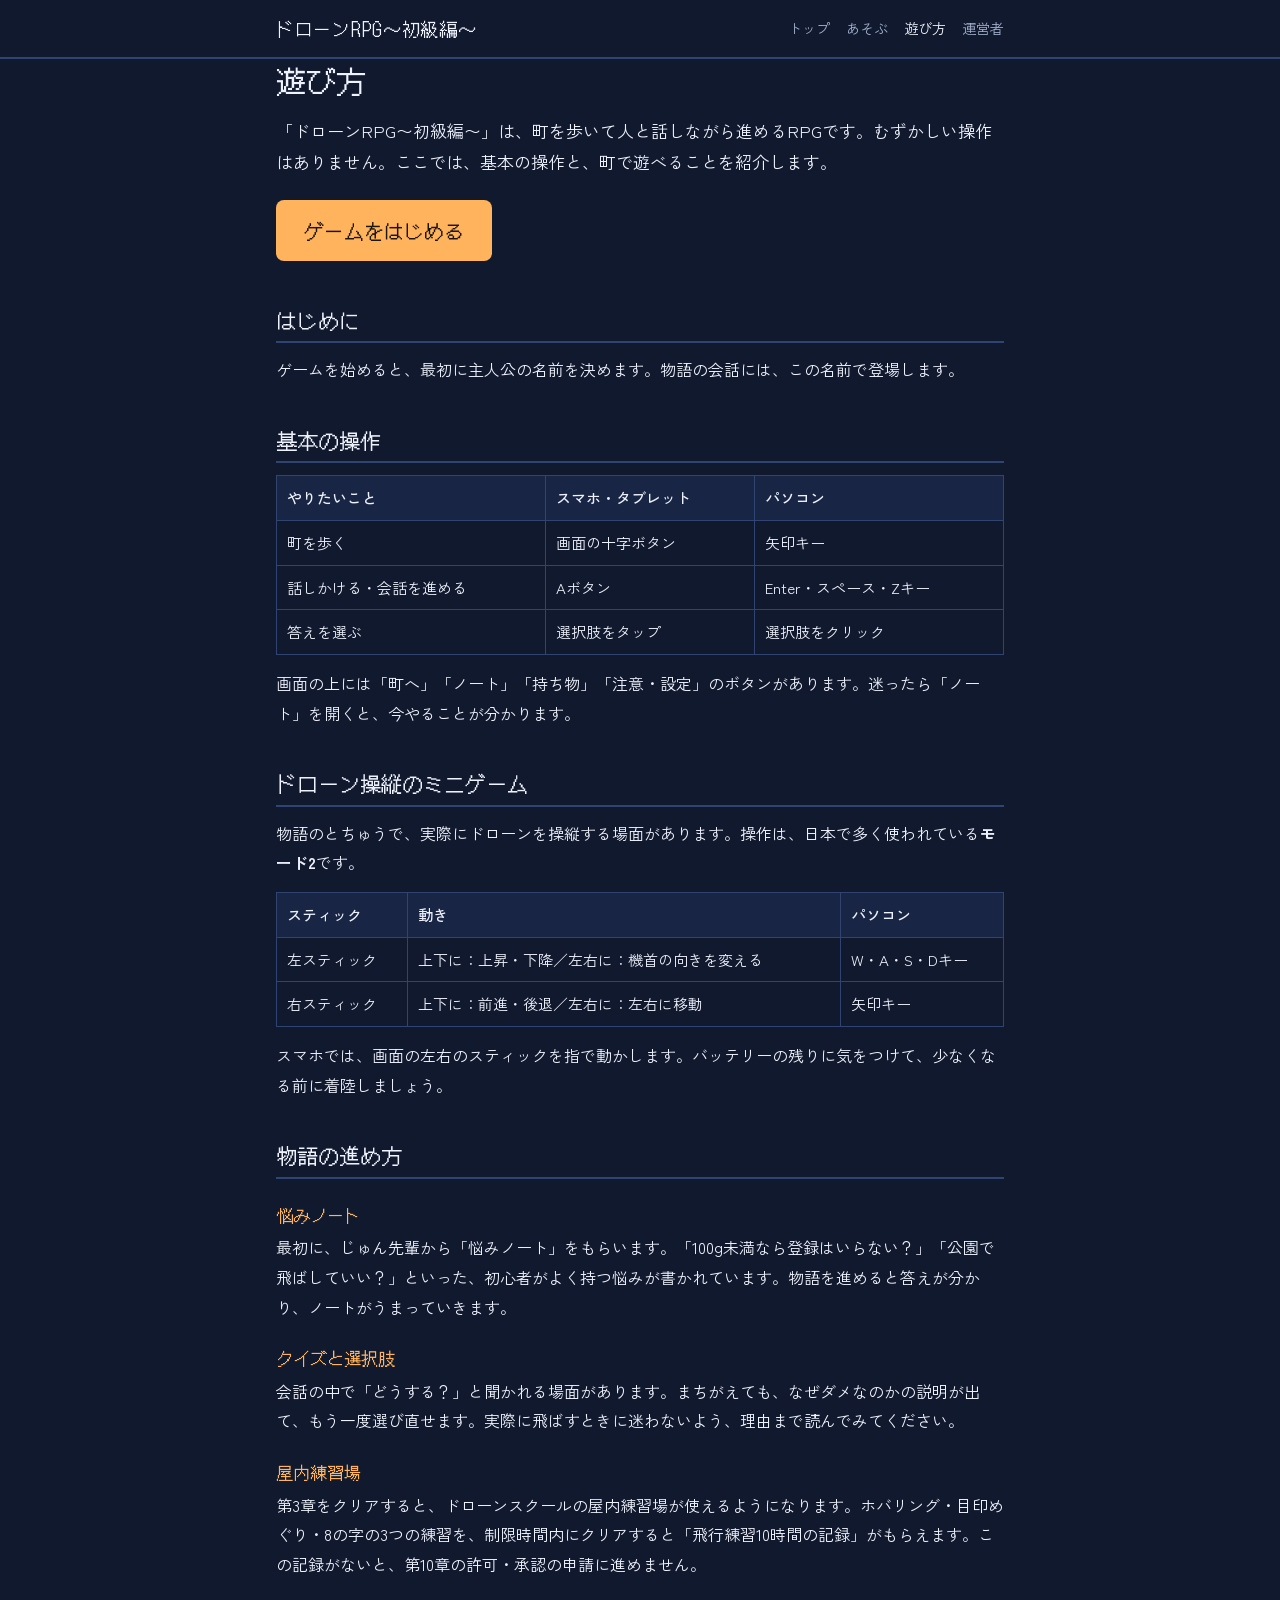
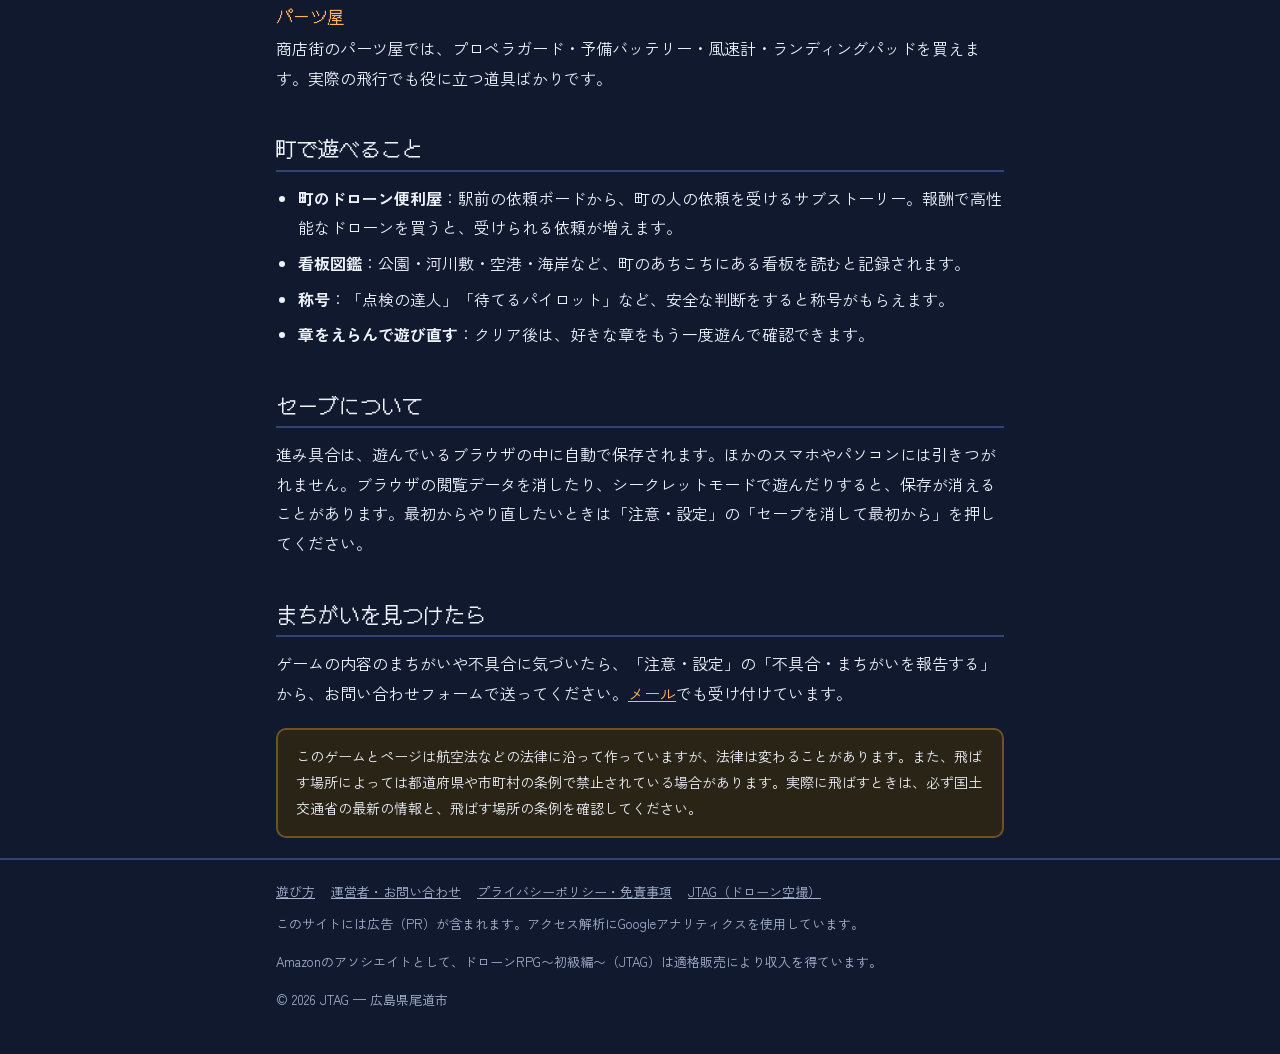
<file: public/how-to-play.html>
<!DOCTYPE html>
<html lang="ja">
<head>
<meta charset="UTF-8">
<meta name="viewport" content="width=device-width, initial-scale=1.0">
<title>遊び方｜ドローンRPG〜初級編〜</title>
<meta name="description" content="「ドローンRPG〜初級編〜」の遊び方。町の歩き方、会話の進め方、ドローン操縦ミニゲームの操作（モード2）、悩みノート、屋内練習場、サブストーリー、セーブについて説明します。">
<link rel="canonical" href="https://game.jtag-works.jp/how-to-play.html">
<meta property="og:type" content="website">
<meta property="og:site_name" content="ドローンRPG〜初級編〜">
<meta property="og:locale" content="ja_JP">
<meta property="og:url" content="https://game.jtag-works.jp/how-to-play.html">
<meta property="og:title" content="遊び方｜ドローンRPG〜初級編〜">
<meta property="og:description" content="「ドローンRPG〜初級編〜」の遊び方。町の歩き方、会話の進め方、ドローン操縦ミニゲームの操作（モード2）、悩みノート、屋内練習場、サブストーリー、セーブについて説明します。">
<link rel="icon" href="favicon.svg" type="image/svg+xml">
<link rel="preconnect" href="https://fonts.googleapis.com">
<link rel="preconnect" href="https://fonts.gstatic.com" crossorigin>
<link rel="stylesheet" href="https://fonts.googleapis.com/css2?family=DotGothic16&family=Zen+Kaku+Gothic+New:wght@400;500;700&display=swap">
<link rel="stylesheet" href="site.css?v=2">
<!-- AdSense: 審査用・広告用のコードを受け取ったら、ここに貼る（docs/publish-steps.md の 5） -->
<script src="analytics.js?v=1"></script>
</head>
<body>
<header class="top">
  <div class="wrap">
    <a class="brand" href="index.html">ドローンRPG〜初級編〜</a>
    <nav aria-label="メニュー">
      <a href="index.html">トップ</a>
      <a href="play.html">あそぶ</a>
      <a href="how-to-play.html" aria-current="page">遊び方</a>
      <a href="about.html">運営者</a>
    </nav>
  </div>
</header>
<main class="wrap">
<h1>遊び方</h1>
<p class="lead">「ドローンRPG〜初級編〜」は、町を歩いて人と話しながら進めるRPGです。むずかしい操作はありません。ここでは、基本の操作と、町で遊べることを紹介します。</p>
<p><a class="play" href="play.html">ゲームをはじめる</a></p>

<h2>はじめに</h2>
<p>ゲームを始めると、最初に主人公の名前を決めます。物語の会話には、この名前で登場します。</p>

<h2>基本の操作</h2>
<table>
  <tr><th>やりたいこと</th><th>スマホ・タブレット</th><th>パソコン</th></tr>
  <tr><td>町を歩く</td><td>画面の十字ボタン</td><td>矢印キー</td></tr>
  <tr><td>話しかける・会話を進める</td><td>Aボタン</td><td>Enter・スペース・Zキー</td></tr>
  <tr><td>答えを選ぶ</td><td>選択肢をタップ</td><td>選択肢をクリック</td></tr>
</table>
<p>画面の上には「町へ」「ノート」「持ち物」「注意・設定」のボタンがあります。迷ったら「ノート」を開くと、今やることが分かります。</p>

<h2>ドローン操縦のミニゲーム</h2>
<p>物語のとちゅうで、実際にドローンを操縦する場面があります。操作は、日本で多く使われている<b>モード2</b>です。</p>
<table>
  <tr><th>スティック</th><th>動き</th><th>パソコン</th></tr>
  <tr><td>左スティック</td><td>上下に：上昇・下降／左右に：機首の向きを変える</td><td>W・A・S・Dキー</td></tr>
  <tr><td>右スティック</td><td>上下に：前進・後退／左右に：左右に移動</td><td>矢印キー</td></tr>
</table>
<p>スマホでは、画面の左右のスティックを指で動かします。バッテリーの残りに気をつけて、少なくなる前に着陸しましょう。</p>

<h2>物語の進め方</h2>
<h3>悩みノート</h3>
<p>最初に、じゅん先輩から「悩みノート」をもらいます。「100g未満なら登録はいらない？」「公園で飛ばしていい？」といった、初心者がよく持つ悩みが書かれています。物語を進めると答えが分かり、ノートがうまっていきます。</p>
<h3>クイズと選択肢</h3>
<p>会話の中で「どうする？」と聞かれる場面があります。まちがえても、なぜダメなのかの説明が出て、もう一度選び直せます。実際に飛ばすときに迷わないよう、理由まで読んでみてください。</p>
<h3>屋内練習場</h3>
<p>第3章をクリアすると、ドローンスクールの屋内練習場が使えるようになります。ホバリング・目印めぐり・8の字の3つの練習を、制限時間内にクリアすると「飛行練習10時間の記録」がもらえます。この記録がないと、第10章の許可・承認の申請に進めません。</p>
<h3>パーツ屋</h3>
<p>商店街のパーツ屋では、プロペラガード・予備バッテリー・風速計・ランディングパッドを買えます。実際の飛行でも役に立つ道具ばかりです。</p>

<h2>町で遊べること</h2>
<ul>
  <li><b>町のドローン便利屋</b>：駅前の依頼ボードから、町の人の依頼を受けるサブストーリー。報酬で高性能なドローンを買うと、受けられる依頼が増えます。</li>
  <li><b>看板図鑑</b>：公園・河川敷・空港・海岸など、町のあちこちにある看板を読むと記録されます。</li>
  <li><b>称号</b>：「点検の達人」「待てるパイロット」など、安全な判断をすると称号がもらえます。</li>
  <li><b>章をえらんで遊び直す</b>：クリア後は、好きな章をもう一度遊んで確認できます。</li>
</ul>

<h2>セーブについて</h2>
<p>進み具合は、遊んでいるブラウザの中に自動で保存されます。ほかのスマホやパソコンには引きつがれません。ブラウザの閲覧データを消したり、シークレットモードで遊んだりすると、保存が消えることがあります。最初からやり直したいときは「注意・設定」の「セーブを消して最初から」を押してください。</p>

<h2>まちがいを見つけたら</h2>
<p>ゲームの内容のまちがいや不具合に気づいたら、「注意・設定」の「不具合・まちがいを報告する」から、お問い合わせフォームで送ってください。<a href="about.html">メール</a>でも受け付けています。</p>

<div class="notice">このゲームとページは航空法などの法律に沿って作っていますが、法律は変わることがあります。また、飛ばす場所によっては都道府県や市町村の条例で禁止されている場合があります。実際に飛ばすときは、必ず国土交通省の最新の情報と、飛ばす場所の条例を確認してください。</div>
</main>
<footer class="foot">
  <div class="wrap">
    <nav aria-label="サイト情報">
      <a href="how-to-play.html">遊び方</a>
      <a href="about.html">運営者・お問い合わせ</a>
      <a href="privacy.html">プライバシーポリシー・免責事項</a>
      <a href="https://jtag-works.jp/">JTAG（ドローン空撮）</a>
    </nav>
    <p>このサイトには広告（PR）が含まれます。アクセス解析にGoogleアナリティクスを使用しています。</p>
    <p>Amazonのアソシエイトとして、ドローンRPG〜初級編〜（JTAG）は適格販売により収入を得ています。</p>
    <p>© 2026 JTAG — 広島県尾道市</p>
  </div>
</footer>
</body>
</html>
</file>
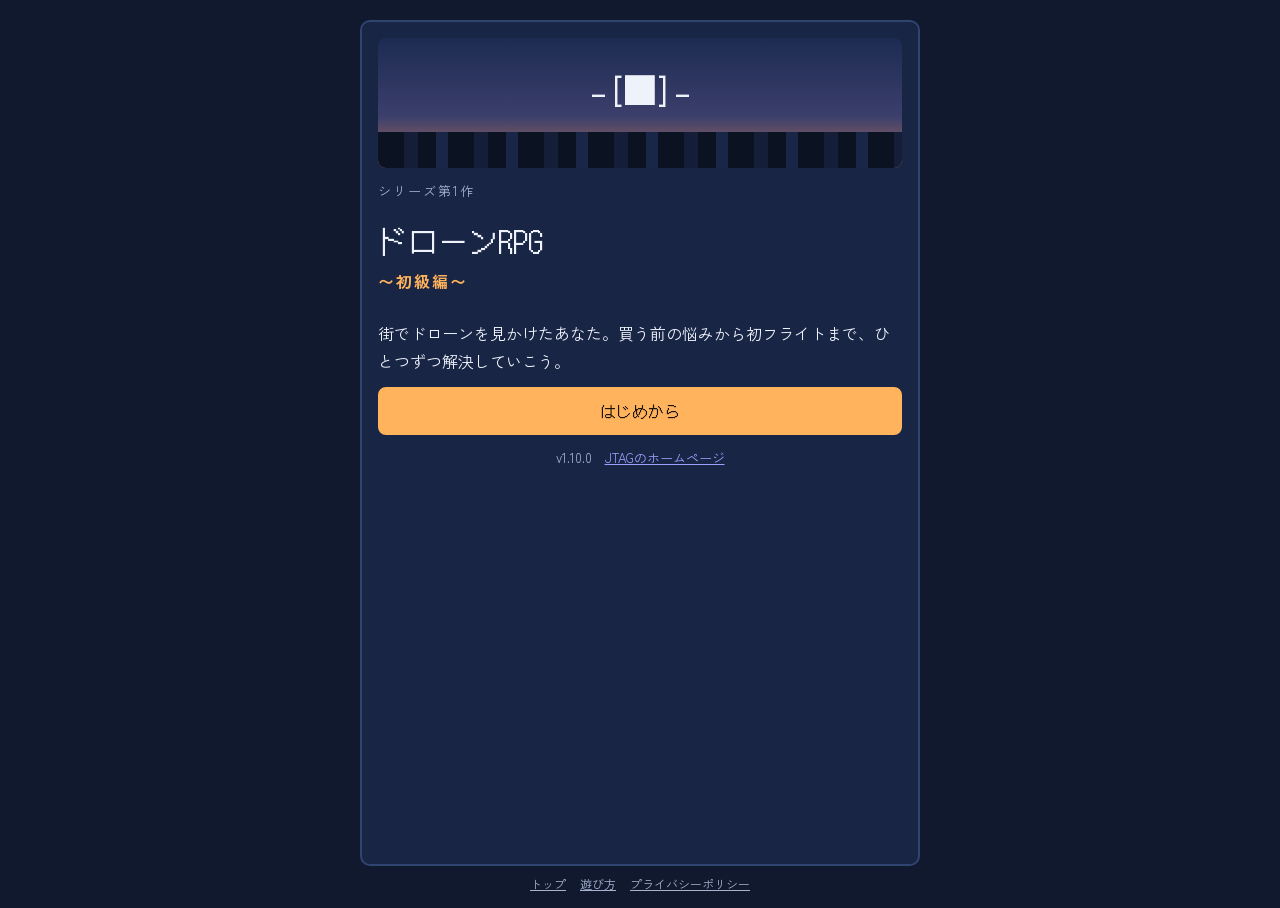
<file: public/play.html>
<!DOCTYPE html>
<html lang="ja">
<head>
<meta charset="UTF-8">
<meta name="viewport" content="width=device-width, initial-scale=1.0, viewport-fit=cover">
<title>ドローンRPG〜初級編〜｜ドローンのルールを学べるゲーム</title>
<meta name="description" content="ドローンを買う前の悩みから初フライトまでを、RPGで体験しながら学べる無料のブラウザゲーム。登録・飛ばせる場所・飛ばし方のルール・飛行前点検を、遊びながら身につけます。">
<link rel="canonical" href="https://game.jtag-works.jp/play.html">
<meta property="og:type" content="website">
<meta property="og:site_name" content="ドローンRPG〜初級編〜">
<meta property="og:locale" content="ja_JP">
<meta property="og:url" content="https://game.jtag-works.jp/play.html">
<meta property="og:title" content="ドローンRPG〜初級編〜｜ドローンのルールを学べるゲーム">
<meta property="og:description" content="ドローンを買う前の悩みから初フライトまでを、RPGで体験しながら学べる無料のブラウザゲーム。">
<link rel="icon" href="favicon.svg" type="image/svg+xml">
<!-- AdSense: 審査用・広告用のコードを受け取ったら、ここに貼る（docs/publish-steps.md の 5） -->
<script src="analytics.js?v=1"></script>
<style>
/* 公開ページ用: 画面の下にリンク行を置くため、ゲーム画面の高さをその分だけ縮める */
.app { height: calc(100% - 30px) !important; }
.play-foot { max-width: 560px; margin: 6px auto 0; height: 24px; display: flex; gap: 14px; justify-content: center; font-size: 12px; line-height: 24px; }
.play-foot a { color: #a7b4d0; }
/* 章の合間の「広告枠」の仮の箱は、AdSenseの広告を入れるまで隠す */
.ad { display: none !important; }
</style>
</head>
<body>
<link rel="preconnect" href="https://fonts.googleapis.com">
<link rel="preconnect" href="https://fonts.gstatic.com" crossorigin>
<link rel="stylesheet" href="https://fonts.googleapis.com/css2?family=DotGothic16&family=Zen+Kaku+Gothic+New:wght@400;500;700&display=swap">
<style>
/* Layout: one-screen handheld — status strip on top, scene window in the middle, message window at the bottom. Single "dusk sky" look by design. */
:root {
  --sky: #10192e;        /* page ground: evening sky */
  --sky-2: #182544;      /* panels */
  --line: #2f4470;       /* window borders */
  --ink: #eef2fb;        /* text */
  --ink-dim: #a7b4d0;    /* secondary text */
  --sun: #ffb35c;        /* accent: sunrise / selection */
  --ok: #7fe0a8;
  --ng: #ff8a8a;
  --pixel: 'DotGothic16', 'Zen Kaku Gothic New', 'Hiragino Sans', sans-serif;
  --body: 'Zen Kaku Gothic New', 'Hiragino Sans', 'Yu Gothic', sans-serif;
  color-scheme: dark;
}
html, body { height: 100%; }
body {
  background: var(--sky); color: var(--ink); font-family: var(--body);
  font-size: 16px; line-height: 1.75;
  padding-left: max(16px, env(safe-area-inset-left, 0px));
  padding-right: max(16px, env(safe-area-inset-right, 0px));
  padding-block: 12px;
  box-sizing: border-box;
}
* { box-sizing: border-box; }
.app { max-width: 560px; margin: 0 auto; height: 100%; display: flex; flex-direction: column; gap: 10px; }
[hidden] { display: none !important; }
.status { display: grid; grid-template-columns: repeat(4, minmax(0,1fr)); gap: 6px; font-family: var(--pixel); }
.stat { background: var(--sky-2); border: 2px solid var(--line); border-radius: 6px; padding: 4px 8px; min-width: 0; }
.stat small { display: block; color: var(--ink-dim); font-size: 11px; letter-spacing: .06em; line-height: 1.4; }
.stat b { font-weight: 400; font-size: 15px; font-variant-numeric: tabular-nums; white-space: nowrap; }
.bar { height: 5px; background: #0b1222; border-radius: 3px; overflow: hidden; margin-top: 2px; }
.bar i { display: block; height: 100%; background: var(--ok); transition: width .4s; }
.bar.low i { background: var(--ng); }
.toolbar { display: grid; grid-template-columns: repeat(4, minmax(0,1fr)); gap: 6px; }
.toolbar button { font-size: 13px; padding: 6px 4px; text-align: center; white-space: nowrap; overflow: hidden; text-overflow: ellipsis; }
.scene { flex: 1 1 auto; min-height: 0; overflow-y: auto; background: var(--sky-2); border: 2px solid var(--line); border-radius: 10px; padding: 16px; display: flex; flex-direction: column; gap: 12px; }
.place { font-family: var(--pixel); color: var(--sun); letter-spacing: .08em; font-size: 13px; }
h1, h2 { font-family: var(--pixel); font-weight: 400; margin: 0; text-wrap: balance; line-height: 1.4; }
h1 { font-size: 30px; }
h2 { font-size: 20px; }
p { margin: 0; }
.msg { background: #0b1222; border: 2px solid var(--ink); border-radius: 8px; padding: 12px 14px; min-height: 96px; position: relative; }
.who { font-family: var(--pixel); color: var(--sun); font-size: 14px; margin-bottom: 2px; }
.msg .next { position: absolute; right: 10px; bottom: 6px; font-family: var(--pixel); color: var(--sun); animation: blink 1s steps(2) infinite; }
.msgwrap { display: flex; flex-direction: column; gap: 10px; }
.msgpad { display: flex; justify-content: flex-end; padding-right: 4px; }
@keyframes blink { 50% { opacity: 0; } }
.choices { display: flex; flex-direction: column; gap: 8px; }
button {
  font: inherit; font-family: var(--pixel); color: var(--ink); background: var(--sky-2);
  border: 2px solid var(--line); border-radius: 8px; padding: 10px 14px; text-align: left; cursor: pointer; line-height: 1.5;
}
button:hover { border-color: var(--sun); }
button:focus-visible { outline: 3px solid var(--sun); outline-offset: 2px; }
button.primary { background: var(--sun); color: #1b1408; border-color: var(--sun); text-align: center; }
button.picked { border-color: var(--sun); background: #2a3354; }
button:disabled { opacity: .45; cursor: default; border-color: var(--line); }
.small { font-size: 13px; color: var(--ink-dim); }
.fb { border-radius: 8px; padding: 10px 12px; border: 2px solid; }
.fb.ok { border-color: var(--ok); }
.fb.ng { border-color: var(--ng); }
.fb b { font-family: var(--pixel); font-weight: 400; }
.map { display: grid; grid-template-columns: repeat(2, minmax(0,1fr)); gap: 8px; }
.map button { min-height: 64px; display: flex; flex-direction: column; justify-content: center; }
.map button span { font-size: 12px; color: var(--ink-dim); }
.map button.here { border-color: var(--sun); box-shadow: 0 0 0 2px var(--sun) inset; }
.notice { border: 2px dashed var(--sun); border-radius: 8px; padding: 12px; font-size: 15px; }
.aff { display: flex; flex-wrap: wrap; gap: 6px; align-items: center; border: 2px dashed var(--line); border-radius: 8px; padding: 8px 10px; margin-top: 8px; font-size: 14px; }
.aff.small { font-size: 12px; padding: 4px 8px; margin-top: 6px; }
.aff a { color: var(--sun); }
.afflinks { display: flex; flex-direction: column; gap: 4px; flex-basis: 100%; }
.affcards { display: grid; grid-template-columns: repeat(auto-fit, minmax(220px, 1fr)); gap: 8px; flex-basis: 100%; }
a.affcard { display: flex; gap: 10px; align-items: center; padding: 8px; border: 2px solid var(--line); border-radius: 8px; background: #0f1830; color: var(--ink); text-decoration: none; }
a.affcard:hover, a.affcard:focus-visible { border-color: var(--sun); }
.affinfo { display: flex; flex-direction: column; gap: 3px; min-width: 0; }
.affinfo b { font-weight: 400; font-family: var(--pixel); }
.affinfo small { color: var(--ink-dim); font-size: 12px; }
.gear { border-top: 1px solid var(--line); padding-top: 10px; display: flex; flex-direction: column; gap: 6px; }
.gear h3 { font-size: 15px; margin: 0; font-family: var(--pixel); font-weight: 400; color: var(--sun); }
.affbtn { align-self: flex-start; margin-top: 2px; padding: 3px 10px; border-radius: 6px; background: var(--sun); color: #1b1408; font-size: 13px; }
.adtag { font-size: 11px; border: 1px solid var(--ink-dim); color: var(--ink-dim); border-radius: 4px; padding: 0 5px; }
.ad { border: 2px dashed var(--line); border-radius: 8px; padding: 22px 12px; text-align: center; color: var(--ink-dim); font-size: 13px; }
ul.note { list-style: none; margin: 0; padding: 0; display: flex; flex-direction: column; gap: 6px; }
ul.note li { display: flex; gap: 8px; align-items: baseline; }
.chbtns { display: flex; gap: 6px; margin-top: 4px; }
.chbtns button { padding: 3px 10px; font-size: 12px; }
.review { display: flex; flex-direction: column; gap: 8px; }
.review p { margin: 0; line-height: 1.7; }
.review .rq { border: 1px solid var(--line); border-radius: 8px; padding: 8px 10px; }
.review .rq ul, .review .rq ol { margin: 6px 0; padding-left: 1.2em; }
.review .rq ul { list-style: none; padding-left: 0.2em; }
.review li.ok { color: var(--ok); } .review li.ng { color: var(--ink-dim); }
.review .rnote { color: var(--sun); }
ul.note .replay { margin-left: auto; padding: 2px 10px; font-size: 12px; flex: none; }
.scene select, .scene textarea { display: block; margin-top: 4px; font: inherit; color: var(--ink); background: #0b1222; border: 2px solid var(--line); border-radius: 6px; padding: 6px 8px; width: 100%; }
.scene label { display: block; }
ul.note li::before { content: '□'; font-family: var(--pixel); color: var(--ink-dim); }
ul.note li.done::before { content: '■'; color: var(--ok); }
ul.note li.done { color: var(--ink-dim); }
ul.rec li { display: block; border-bottom: 1px solid var(--line); padding-bottom: 6px; }
ul.rec li::before, ul.rec li.done::before { content: none; }
ul.rec li b { display: block; }
ul.rec li.done { color: inherit; }
.items { display: flex; flex-wrap: wrap; gap: 6px; }
.chip { font-size: 13px; border: 1px solid var(--line); border-radius: 999px; padding: 2px 10px; }
.toasts { position: fixed; left: 50%; top: 14px; transform: translateX(-50%); z-index: 50; display: flex; flex-direction: column; gap: 6px; width: max-content; max-width: calc(100% - 32px); pointer-events: none; }
.toast { background: #1b2440; color: #ffe08a; border: 2px solid var(--sun); border-radius: 10px; padding: 8px 14px; font-size: 14px; box-shadow: 0 4px 16px rgba(0,0,0,.4); transition: opacity .5s; }
.toast.out { opacity: 0; }
.partrow { display: flex; gap: 10px; align-items: center; justify-content: space-between; border: 2px solid var(--line); border-radius: 8px; padding: 8px 10px; }
.partrow p { margin: 4px 0 0; }
.partrow button { flex-shrink: 0; }
.partrow.hi { border-color: var(--sun); }
.partrow .only { color: var(--sun); }
.title-art { height: 130px; position: relative; border-radius: 8px; overflow: hidden; background: linear-gradient(#1d2b52, #3b3f6b 60%, #b4705a); }
.drone { position: absolute; left: 50%; top: 40%; transform: translate(-50%,-50%); font-family: var(--pixel); font-size: 34px; color: var(--ink); animation: hover 2.4s ease-in-out infinite; }
@keyframes hover { 50% { transform: translate(-50%, -62%); } }
.town { position: absolute; bottom: 0; left: 0; right: 0; height: 36px; background: repeating-linear-gradient(90deg, #0b1222 0 26px, #141e38 26px 40px, #0b1222 40px 58px, #1a2647 58px 70px); }
.battle { display: flex; gap: 12px; align-items: center; border: 2px solid var(--ng); border-radius: 8px; padding: 8px 12px; font-family: var(--pixel); }
.battle .mon { font-size: 34px; line-height: 1; }
.battle b { font-weight: 400; font-size: 14px; }
.townwrap { display: flex; flex-direction: column; align-items: center; gap: 10px; width: 100%; }
.town-cv { display: block; border: 2px solid var(--line); border-radius: 8px; touch-action: none; image-rendering: pixelated; max-width: 100%; background: var(--sky); }
.townmsg { width: 100%; min-height: 64px; }
.walkhead { width: 100%; display: flex; justify-content: space-between; align-items: center; gap: 8px; }
.walkhead button { font-size: 13px; padding: 5px 10px; }
.mapov { position: fixed; inset: 0; z-index: 40; background: rgba(6,10,22,.92); display: flex; flex-direction: column; align-items: center; justify-content: center; gap: 10px; padding: 16px; overflow: auto; }
.mapov canvas { display: block; border: 2px solid var(--line); border-radius: 8px; max-width: 100%; }
.mapov .legend { display: flex; flex-wrap: wrap; justify-content: center; gap: 4px 14px; font-size: 13px; }
.mapov .legend span { white-space: nowrap; }
.townmsg .hint { padding: 6px 2px; }
.pad { width: 100%; display: flex; justify-content: space-between; align-items: center; gap: 16px; padding-inline: 4px; user-select: none; -webkit-user-select: none; }
.dpad { display: grid; grid-template-columns: repeat(3, 52px); grid-template-rows: repeat(3, 52px); gap: 4px; }
.dpad .dir { padding: 0; text-align: center; font-size: 18px; touch-action: none; }
.dpad .up { grid-area: 1 / 2; } .dpad .left { grid-area: 2 / 1; } .dpad .right { grid-area: 2 / 3; } .dpad .down { grid-area: 3 / 2; }
.abtn { width: 72px; height: 72px; border-radius: 50%; text-align: center; font-size: 24px; background: var(--sun); color: #1b1408; border-color: var(--sun); touch-action: manipulation; }
.flyouter { width: 100%; display: flex; flex-direction: column; gap: 8px; background: var(--sky); }
.flywrap { width: 100%; display: grid; grid-template-columns: 1fr 1fr; grid-template-areas: "c c" "l r"; gap: 10px; align-items: center; justify-items: center; }
.flycenter { grid-area: c; width: 100%; display: flex; flex-direction: column; align-items: center; gap: 4px; min-width: 0; }
.flywrap > .stickbox:first-child { grid-area: l; } .flywrap > .stickbox:last-child { grid-area: r; }
.flyinfo { min-height: 2.6em; margin: 0; text-align: center; }
.stickbox { display: flex; flex-direction: column; align-items: center; gap: 4px; }
.stick { width: 120px; height: 120px; border-radius: 50%; border: 2px solid var(--line); background: radial-gradient(circle, rgba(255,255,255,.08) 0 30%, transparent 31%), rgba(0,0,0,.18); position: relative; touch-action: none; user-select: none; -webkit-user-select: none; }
.stick .knob { position: absolute; left: 50%; top: 50%; width: 46px; height: 46px; margin: -23px 0 0 -23px; border-radius: 50%; background: var(--sun); box-shadow: 0 2px 6px rgba(0,0,0,.4); pointer-events: none; }
.stickhelp { font-size: 11px; text-align: center; line-height: 1.45; display: flex; flex-direction: column; }
.stickhelp b { font-weight: 400; color: var(--sun); }
.flytools { display: flex; gap: 8px; justify-content: center; flex-wrap: wrap; }
.rotatehint { display: none; }
@media (pointer: coarse) and (orientation: portrait) { .rotatehint { display: block; } }
@media (orientation: landscape) and (max-height: 600px) { body.flying .status, body.flying .rotatehint { display: none; } .flywrap { grid-template-columns: auto 1fr auto; grid-template-areas: "l c r"; } }
.flyouter:fullscreen { justify-content: center; padding: 8px 12px; }
.flyouter:fullscreen .flywrap { grid-template-columns: auto 1fr auto; grid-template-areas: "l c r"; }
.scene > * { flex-shrink: 0; }
.dipshead { color: var(--ink-dim); }
.dipsbtns { display: flex; flex-wrap: wrap; gap: 6px; }
.dipspanel { background: #fff; color: #333; border: 1px solid #c8ccd4; border-radius: 6px; padding: 6px 10px; }
.dipspanel summary { font-weight: bold; cursor: pointer; color: #1a4f9c; }
.dipspanel .dipsbtns { margin-top: 6px; }
.dipslaw { flex-basis: 100%; font-size: 12px; font-weight: bold; color: #555; border-bottom: 1px solid #ddd; margin-top: 4px; }
.dipspanel .dipsbtns button { background: #fff; color: #333; border: 1px solid #ccc; }
.dipspanel .dipsbtns button[aria-pressed="true"] { background: #eaf2ff; border-color: #1a6fd6; }
.dipspanel .chk { width: 14px; height: 14px; border: 2px solid #888; border-radius: 2px; display: inline-block; font-size: 11px; line-height: 10px; text-align: center; }
.dipspanel button[aria-pressed="true"] .chk { background: #1a6fd6; border-color: #1a6fd6; }
.dipspanel button[aria-pressed="true"] .chk::after { content: '✓'; color: #fff; }
.dipsbtns button { font-size: 13px; padding: 6px 10px; display: flex; align-items: center; gap: 6px; }
.dipsbtns button i { width: 14px; height: 14px; border: 2px solid; border-radius: 3px; display: inline-block; }
.dipsbtns button[aria-pressed="true"] { border-color: var(--sun); background: #2a3658; }
.dipsinfo { background: #0b1222; border: 2px solid var(--line); border-radius: 8px; padding: 8px 10px; min-height: 3.5em; }
.dipsinfo .warn { color: var(--sun); margin-top: 4px; }
.memo { background: #efe6d2; color: #1b1408; border-radius: 6px; padding: 10px 12px; font-size: 14px; line-height: 1.6; }
.formrow { font-size: 14px; }
.scene select.bad { border-color: var(--ng); }
@media (hover: hover) and (pointer: fine) { .pad { justify-content: center; } }
@media (prefers-reduced-motion: reduce) { .drone, .msg .next { animation: none; } }
@media (max-width: 380px) { .status { grid-template-columns: repeat(2, minmax(0,1fr)); } }
.cert { border: 4px double var(--sun); border-radius: 10px; padding: 14px 16px; margin: 14px 0; background: rgba(255, 213, 74, 0.08); text-align: center; }
.cert h2 { margin: 4px 0 10px; color: var(--sun); }
.cert-top { margin: 0; font-size: 13px; letter-spacing: 2px; }
.cert-row { display: flex; justify-content: space-between; border-bottom: 1px dotted rgba(255,255,255,0.3); padding: 4px 0; text-align: left; }
.cert-date { margin: 10px 0 0; font-size: 14px; text-align: right; }
.next-series { font-weight: bold; text-align: center; }
.celebrate { position: fixed; inset: 0; pointer-events: none; z-index: 50; }
.consult { border: 2px solid var(--sun); border-radius: 8px; padding: 10px 12px; margin: 14px 0; }
.consult p { margin: 4px 0 8px; }
.consult-link { color: var(--sun); font-weight: bold; }
.subtitle { margin: -6px 0 12px; font-weight: bold; color: var(--sun); letter-spacing: 2px; }
.cert-name { font-size: 20px; font-weight: bold; margin: 0 0 8px; }
.series { margin: 0 0 4px; font-size: 13px; letter-spacing: 2px; color: var(--ink-dim); }
.bonus { border: 2px dashed var(--sun); border-radius: 10px; padding: 10px 14px; margin: 14px 0; }
.bonus h2 { margin-top: 0; }
.bonus .lock { color: var(--ink-dim); }
.next-link { display: block; text-align: center; margin: 4px 0 14px; padding: 10px; border: 2px solid var(--sun); border-radius: 8px; color: var(--sun); font-weight: bold; text-decoration: none; }
.mini-cv { display: block; margin: 0 auto 8px; touch-action: none; }
.mini-shutter { width: 100%; min-height: 60px; font-size: 18px; }
.affimg { width: 72px; height: 72px; object-fit: contain; background: #fff; border-radius: 6px; flex: none; }
</style>

<div class="app" id="app">
  <div class="status" id="status" hidden></div>
  <div class="toolbar" id="toolbar" hidden>
    <button id="btnMap" type="button">町へ</button>
    <button id="btnNote" type="button">ノート</button>
    <button id="btnBag" type="button">持ち物</button>
    <button id="btnAbout" type="button">注意・設定</button>
  </div>
  <div class="scene" id="scene" aria-live="polite"></div>
</div>

<script>
const CHECKED = '2026年10月17日';
// ゲームのバージョン。直したら数字を上げる（大きな追加は2つ目、小さな修正は3つ目）
const VERSION = 'v1.10.0', VERSION_DATE = '2026年11月24日';

/* ---------- BGM ----------
   場面ごとの曲。ファイル名（またはURL）を入れると流れる。空の場面は無音。
   ブラウザの決まりで、最初にどこかをタップするまでは音が出ない */
const BGM = { title: 'bgm/bgm-title.mp3', town: 'bgm/bgm-town.mp3', room: 'bgm/bgm-room.mp3', battle: 'bgm/bgm-battle.mp3', fly: 'bgm/bgm-fly.mp3', side: 'bgm/bgm-side.mp3', ending: 'bgm/bgm-ending.mp3' };
const BGM_VOLUME = 0.5;
const audio = { el: null, cur: '', unlocked: false };
function bgmScene() {
  if (F.active) return 'fly';
  if (['title', 'notice', 'name'].includes(S.screen)) return 'title';
  if (S.screen === 'ending') return 'ending';
  if (S.screen === 'map') return 'town';
  if (S.inCh != null && CH[S.inCh]?.side) return 'side';
  if (S.screen === 'play' && typeof inBattle === 'function' && inBattle()) return 'battle';
  if (['room', 'play', 'practice', 'parts', 'lighthouse'].includes(S.screen)) return 'room';
  return audio.cur ? audio.scene : 'town'; // 持ち物などの画面では、そのまま流し続ける
}
function updateBgm() {
  const sc = bgmScene(), src = S.sound === false ? '' : (BGM[sc] || (['battle', 'side'].includes(sc) ? BGM.room : '') || ''); // バトルとサブは、曲がなければ建物の中の曲
  audio.scene = sc;
  if (src === audio.cur) return;
  audio.cur = src;
  if (!audio.el) { audio.el = new Audio(); audio.el.loop = true; audio.el.volume = BGM_VOLUME; }
  if (!src) { audio.el.pause(); return; }
  audio.el.src = src;
  if (audio.unlocked) audio.el.play().catch(() => {});
}
window.addEventListener('pointerdown', () => { if (!audio.unlocked) { audio.unlocked = true; if (audio.cur) audio.el?.play().catch(() => {}); } }, { capture: true });
const HOME_URL = 'https://jtag-works.jp/'; // JTAGのホームページ
const MLIT = 'https://www.mlit.go.jp/koku/koku_tk10_000003.html';

/* ---------- 悩みノート ---------- */
const WORRIES = {
  w_giteki: '安い海外製の通販品でいい？',
  w_weight: '100g未満と100g以上で何が違う？',
  w_100free: '100g未満ならどこでも自由？',
  w_model: '100g未満でも許可がいる場所は？',
  w_facility: '空港や重要な施設の近くは？',
  w_park: '公園なら大丈夫？',
  w_land: '他人の土地の上を飛んでいい？',
  w_wind: '風が強いけど大丈夫？',
  w_indoor: '家の中で練習してもいい？',
  w_practice: '最初はどんな機体で、どう練習する？',
  w_upgrade: '100g以上にすると何が変わる？',
  w_register: '登録って必要？どうやる？',
  w_insure: '保険には入るべき？',
  w_license: '資格は必要？',
  w_private: '民間資格があれば許可はいらない？',
  w_where: '家の近くで飛ばしていい？',
  w_always: 'いつでも守ることは？',
  w_approval: '夜や遠くまで飛ばしていい？',
  w_30m: '人や車の近くを飛ばしていい？',
  w_sunrise: 'もう明るいけど日の出前。飛ばしていい？',
  w_check: '飛ばす前に何を見る？',
  w_property: '電柱や車も気をつける？',
  w_bvlos: '飛ばしている間、画面を見ていてもいい？',
  w_police: '警察官に声をかけられたら？',
  w_sns: '撮った映像をSNSに載せていい？',
  w_sea: '海の上を沖まで飛ばしていい？',
  w_houkatsu: '仕事で町なかを撮るには？',
  w_manual02: '許可をもらったら何を守る？',
  w_assist: '補助者は何をする？',
  w_tsuho: '飛ばす前に、DIPS 2.0で何をする？',
  w_logbook: '飛行日誌には何を書く？',
  w_crash: '墜落したら？',
  w_label: '登録記号はどう表示する？',
  w_renew: '機体登録はずっと有効？',
  w_compass: 'コンパスエラーやGPSが弱いときは？',
  w_heli: 'ヘリコプターが近づいてきたら？',
  w_manager: '河川敷や海岸で飛ばすには？',
  w_battery: 'バッテリーはどう保管する？',
  w_airplane: '飛行機にバッテリーを持っていける？',
  w_road: '道路の上を飛ばしていい？',
  w_150m: '高さ150mはどこから測る？',
  w_rth: '自動帰還（RTH）の高さはどう決める？',
  w_water: '水面すれすれを飛ばしていい？',
  w_bird: '鳥に襲われたら？',
  w_cold: '寒い日のバッテリーは？',
};

/* ---------- 実物の紹介（アフィリエイトのリンク枠） ----------
   url にアソシエイトのリンクを入れると、その場所に「広告」表示つきのリンクが出る。
   AFF_SHOW_EMPTY が true の間は、url が空の枠も「準備中」として表示する（公開前に false にする） */
const AFF_SHOW_EMPTY = false;
const AFFILIATE = {
  '教本': { title: 'ドローンの教本（教科書）', links: [
    { label: 'ドローンの教本', name: '【教則第5版準拠】一等・二等 無人航空機操縦士 国家資格対応テキスト 2026〜2027年版（JMA監修）', point: '', url: 'https://link.amazon/B0ct8fdly' }] },
  toy: { title: '室内練習におすすめの機体（100g未満）', links: [
    // name＝商品名、point＝ひとことの特徴（空なら出ない）
    { label: 'おすすめの室内練習機 1', name: 'Holy Stone HS210 ミニドローン（100g未満）', point: '', url: 'https://link.amazon/B003Cnr8V' },
    { label: 'おすすめの室内練習機 2', name: 'Holy Stone HS420 ミニドローン（100g未満・カメラ付き）', point: '', url: 'https://link.amazon/B08V9Txw1' }] },
  aerial: { title: 'リモートID搭載の空撮用ドローン（100g以上）', links: [
    { label: 'おすすめのリモートID搭載ドローン 1', name: 'DJI Lito 1 バッテリー2個コンボ（DJI RC-N3付属）', point: '', url: 'https://link.amazon/B04z0qfQK' },
    { label: 'おすすめのリモートID搭載ドローン 2', name: 'DJI Mini 5 Pro Fly Moreコンボ（DJI RC 2付属）', point: '', url: 'https://link.amazon/B0ahM0VQm' },
    { label: 'おすすめのリモートID搭載ドローン 3', name: 'DJI Lito X1 Fly Moreコンボ Plus（DJI RC 2付属）', point: '', url: 'https://link.amazon/B0iEUOTvH' }] },
  highspec: { title: 'ハイスペック空撮機', links: [
    { label: 'おすすめのハイスペック空撮機', name: 'DJI Mavic 4 Pro Fly Moreコンボ（DJI RC 2付属）', point: '', url: 'https://link.amazon/B0hufgRHh' }] },
  'プロペラガード': { title: 'プロペラガード（機体に合ったものを選ぶ）', links: [
    { label: 'リモートID搭載ドローン 1 用のプロペラガード', name: 'DJI Lito シリーズ 360°プロペラガード', point: '', url: 'https://link.amazon/B07O2rmgz' },
    { label: 'リモートID搭載ドローン 2 用のプロペラガード', name: 'DJI Mini 5 Pro クイックリリース 360°プロペラガード', point: '', url: 'https://link.amazon/B01gmRQM2' },
    { label: 'ハイスペック空撮機用のプロペラガード', name: 'DJI Mavic 4 Pro プロペラガード', point: '', url: 'https://link.amazon/B0exrHgg7' }] },
  '風速計': { title: '携帯できる風速計', links: [
    { label: 'おすすめの風速計', name: 'FieldNew ハンディ風速計', point: '', url: 'https://link.amazon/B0bSv9xjQ' }] },
  'ランディングパッド': { title: 'ドローン用ランディングパッド', links: [
    { label: 'ランディングパッド（50cm）', name: 'CYNOVA ドローン用ランディングパッド', point: '', url: 'https://link.amazon/B042r4ZNw' },
    { label: 'ランディングパッド（65cm）', name: 'CYNOVA ドローン用ランディングパッド 65cm', point: '', url: 'https://link.amazon/B0dw0CdC2' }] },
  'カラーコーン': { title: '折りたたみカラーコーン', links: [
    { label: '折りたたみカラーコーン', name: 'GUARDLEAD 折りたたみカラーコーン（高さ450mm・4個セット）', point: '', url: 'https://link.amazon/B0c70U1Zi' }] },
  'SDカード': { title: 'microSDカード（撮影データの保存用）', links: [
    { label: 'microSDカード（256GB）', name: 'SanDisk Extreme PRO microSDXC 256GB（SDアダプター付・並行輸入品）', point: '', url: 'https://link.amazon/B0avdqkZl' },
    { label: 'microSDカード（128GB）', name: 'SanDisk Extreme PRO microSDXC 128GB（SDアダプター付・並行輸入品）', point: '', url: 'https://link.amazon/B0hstf5MY' }] },
  'モニターフード': { title: '送信機のモニターフード（日よけ）', links: [
    { label: 'DJI RC 2用モニターフード', name: 'TOMGDRACO DJI RC 2用 送信機サンフード（折りたたみ式）', point: '', url: 'https://link.amazon/B0iEL5LA9' }] },
  'サインボード': { title: '「ドローン飛行中」サインボード', links: [
    { label: 'ドローン飛行中 サインボード', name: 'COLTE ドローン飛行中 サインボード（1枚）', point: '', url: 'https://link.amazon/B0iS4PEcZ' }] },
};
function affCard(key, small) {
  const a = AFFILIATE[key]; if (!a) return null;
  const links = a.links || (a.url ? [{ label: a.title + ' を見る', url: a.url }] : []);
  if (!links.length && !AFF_SHOW_EMPTY) return null;
  const body = links.length && a.links && !small ? affCards(links)
    : links.length ? el('div', { class: 'afflinks' }, ...links.map((l) => el('a', { href: l.url, target: '_blank', rel: 'sponsored noopener' }, (l.name || l.label) + '（Amazon）')))
    : el('span', {}, a.title + '（リンク準備中）');
  return el('div', { class: 'aff' + (small ? ' small' : '') }, el('span', { class: 'adtag' }, '広告・PR'),
    small ? null : el('span', {}, links.length && a.links ? a.title + '：' : '実際に買うなら：'), body);
}

function affCards(links) {
  return el('div', { class: 'affcards' }, ...links.map((l) => el('a', { class: 'affcard', href: l.url, target: '_blank', rel: 'sponsored noopener' },
    l.img ? el('img', { class: 'affimg', src: l.img, alt: l.name || l.label, loading: 'lazy' }) : null, // 写真（じゅん提供のもの）
    el('span', { class: 'affinfo' }, el('b', {}, l.name || l.label), l.point ? el('small', {}, l.point) : null, el('span', { class: 'affbtn' }, 'Amazonで見る ▶')))));
}
// 先輩のおすすめ機材ページ：選ぶときのチェックポイント
const GEAR_CHECK = {
  '教本': 'ゲームで覚えたルールや操縦の基本を、本できちんと学び直せる。このゲームの作者が所属する団体が発行している教科書です。',
  toy: '100g未満か／技適マークがあるか／プロペラガードが付いていると、屋内でぶつけても安心。',
  aerial: '技適マークがあるか／リモートIDが内蔵されているか（なければ後付けが必要）。100g以上なので、買ったら機体登録を忘れずに。',
  highspec: '技適マークがあるか／リモートIDが内蔵されているか。風に強い機体でも、取扱説明書で飛ばせる風速を確かめよう。',
  'プロペラガード': 'プロペラガードは機体ごとに形がちがうので、持っている機体に合うものを選ぶ。人や物から30m未満で飛ばすときは付けることになっている。',
  '風速計': '許可を取るときに使う標準マニュアルには、風速5m/sという基準が書かれている。それを参考にしよう。',
  'カラーコーン': '飛行範囲に人が入らないよう、区画を示す目印に使える。練習のときは、旋回や八の字飛行の目印にもなる。折りたたみなら持ち運びやすい。',
  'サインボード': '通りかかった人に「今ドローンを飛ばしている」と知らせられる。カラーコーンと一緒に置くと、飛行範囲に入らないようお願いしやすい。',
  'SDカード': '4K動画を撮るなら、UHS-I U3・V30以上のものを。機体が使える容量を、取扱説明書で確かめよう。撮った映像は、こまめにパソコンなどへ移しておくと安心。',
  'モニターフード': '晴れた屋外では、送信機の画面が見えにくい。フードで日差しをさえぎると、映像やバッテリー残量を確かめやすい。ただし、機体は画面ではなく自分の目で見て飛ばそう。',
  'ランディングパッド': '砂地や草地での離着陸に。プロペラの風で砂やほこりを巻き上げるのを防ぐ。機体の大きさに合うサイズを選ぼう（50cmと65cmを紹介しています）。',
};
function viewGear() {
  const secs = Object.entries(AFFILIATE).map(([k, a]) => {
    const links = a.links || (a.url ? [{ label: a.title, url: a.url }] : []);
    if (!links.length && !AFF_SHOW_EMPTY) return null;
    return el('div', { class: 'gear' }, el('h3', {}, a.title), GEAR_CHECK[k] ? el('p', { class: 'small' }, '選ぶポイント：' + GEAR_CHECK[k]) : null,
      links.length ? affCards(links) : el('p', { class: 'small', style: 'color:var(--ink-dim)' }, '（リンク準備中）'));
  }).filter(Boolean);
  scene.append(el('h2', {}, '先輩のおすすめ機材'),
    el('p', {}, el('span', { class: 'adtag' }, '広告・PR'), '　Amazonのページが開きます。'),
    msgBox('じゅん先輩', '実際に買うときの参考にしてね。選ぶときのチェックポイントも書いておくよ。買う前に、ゲームで覚えたルールをもう一度確かめよう！', null),
    ...secs, consultBox(),
    el('button', { type: 'button', onclick: () => { S.screen = 'bag'; save(); render(); } }, '持ち物にもどる'));
  scene.querySelector('.msg .next')?.remove();
}

/* ---------- パーツ屋の品物 ---------- */
const PARTS = [
  { name: 'プロペラガード', price: 3000, desc: 'プロペラのまわりを囲む枠。人や物から30m未満で飛ばすときは、標準マニュアル②で付けることになっている。屋内の練習でも、ぶつけたときに機体を守る。' },
  { name: '予備バッテリー', price: 12000, desc: '飛行ミニゲームで、Hマークに着陸すると満タンのバッテリーに交換できる。残りが少なくなる前に戻って交換しよう。' },
  { name: '風速計', price: 4000, desc: '風の強さを数字で確かめられる。許可を取るときに使う標準マニュアルの風速5m/sという基準を参考にしよう。' },
  { name: 'ランディングパッド', price: 3000, desc: '離着陸用の敷物。砂地や草地で、プロペラの風で砂やほこりを巻き上げるのを防ぐ。' },
];

/* ---------- 称号 ---------- */
const BADGES = {
  check: ['点検の達人', '草原での飛行前点検を、1回で全部見つける'],
  wait: ['待てるパイロット', '強い風の日に、最初から「待つ」を選ぶ'],
  heli: ['空をゆずる人', 'ヘリコプターが近づいたとき、最初から着陸を選ぶ'],
  rules: ['ルールの番人', 'ルールモンスターの章（第7章）を、ノーミスでクリアする'],
  team: ['チームフライト', '補助者と一緒の撮影で、一度も人に近づかない'],
  nomiss: ['ノーミス', 'どこかの章を、まちがいなしでクリアする'],
  pilot10: ['10時間パイロット', '屋内練習場の3つの練習に、すべて合格する'],
  signs: ['看板はかせ', '町の看板を全部読む'],
  parts: ['そなえあれば', 'パーツ屋の道具を全部そろえる'],
  notes: ['悩み解決マスター', '悩みノートを全部うめる'],
  norio: ['ノリオの先生', 'ノリオのやらかしを止める'],
  treasure: ['たからさがし', '町にかくれたものを、全部見つける'],
  secret: ['ひみつの場所', '灯台の中に入る'],
  highspec: ['ハイスペックパイロット', 'ハイスペック機 SKY PRO を手に入れる'],
  side: ['町のドローン便利屋', 'サブストーリーの依頼を全部クリアする'],
};

/* ---------- 屋内練習場の練習メニュー ----------
   3つとも制限時間内にクリアすると「10時間分の練習を終えた」ことにする（実際の10時間の代わりの、ゲーム内の基準） */
const PRACTICE = {
  hover: { name: 'ホバリング', min: 30, limit: 40, q: '★の輪の中で、ふわっと浮いたまま5秒止めてから、Hに着陸しよう', hover: { x: 5.5, y: 4, sec: 5 } },
  spots: { name: '目印めぐり', min: 30, limit: 60, q: '★の3か所を回って、Hに着陸しよう', spots: [[8.0, 5.2], [7.0, 2.6], [3.2, 3.6]] },
  eight: { name: '8の字', min: 60, limit: 120, q: '2本のコーンのまわりを、番号の順に8の字で回って、Hに着陸しよう', ordered: true, cones: [[3.5, 4], [7.5, 4]],
    spots: [[5.5, 4], [3.5, 2.7], [2.1, 4], [3.5, 5.3], [5.5, 4], [7.5, 2.7], [8.9, 4], [7.5, 5.3]] },
};
const PRACTICE_REC = '飛行練習10時間の記録';
// 3つの練習に合格したら、練習の記録（申請に必要）を渡す
function checkPractice() {
  if (Object.keys(PRACTICE).every((k) => S.plog.pass[k]) && !S.items.includes(PRACTICE_REC)) {
    addItem(PRACTICE_REC); award('pilot10'); save(); return true;
  }
  return false;
}

/* ---------- 町の場所 ---------- */
const PLACES = [
  { name: '河川敷', sub: '先輩と出会った場所' },
  { name: '家電店', sub: '練習用のドローンを選ぶ' },
  { name: '自宅のパソコン', sub: 'どこで練習できる？' },
  { name: 'ドローンスクールの屋内練習場', sub: 'はじめての練習飛行' },
  { name: '家電店', sub: '空撮用ドローンを買う' },
  { name: '自宅・家電店・ドローンスクール', sub: '買ったあとの手続き' },
  { name: '自宅のパソコン', sub: '100g以上で飛ばせる場所（そのあと農家へ）' },
  { name: '先輩の家', sub: '飛ばし方のルール（そのあと草原の入口へ）' },
  { name: '郊外の草原', sub: 'はじめての屋外飛行' },
  { name: '砂浜', sub: '海を撮ってみたい' },
  { name: '自宅のパソコン', sub: 'はじめての依頼（そのあと先輩の家・家電店へ）' },
  { name: 'もう一度 草原へ', sub: 'もしものとき' },
];

/* ---------- 物語データ（章ごと） ----------
   say:{who,text} / choice:{q,opts:[{text,ok,trust,money,fb,item,need,retry}]} /
   multi:{q,opts:[{text,ok}],trust,fb} / order:{q,items,fb} / note:id / item / reward / gate */
const CH = [];

CH[0] = { place: '駅前の通り → 河川敷', title: '序章　街で見たドローン', steps: [
  { seg: 'senpai' },
  { say: ['', '休みの日。駅前を歩いていると、空に小さな機体が浮かんでいる。'] },
  { say: ['{名前}', '……ドローンだ。あんなふうに、空から町を撮ってみたいな。'] },
  { say: ['', '音のするほうへ歩いていくと、河川敷で誰かがコントローラーを握っていた。'] },
  { say: ['じゅん先輩', 'こんにちは。気になる？　この場所の持ち主と、ここを管理している事務所には、ちゃんと確認してから飛ばしてるよ。'] },
  { say: ['{名前}', '自分も飛ばしてみたいんです。でも、何から始めればいいのか……。'] },
  { say: ['じゅん先輩', 'みんな最初はそうだよ。じゃあ、これをあげる。悩んだことを書いておく「悩みノート」。一つずつ解決していこう。'] },
  { get: '悩みノート' },
  { seg: 'norio' },
  { say: ['ノリオ', 'おーい！　ドローン始めるの？　おれも持ってるよ。ルールなんて、だいたいでいいんだって！'] },
  { say: ['じゅん先輩', '……あの人の話は、うのみにしないでね。最初は小さな練習機で、操縦に慣れるところから始めるのがおすすめ。家電店に行ってみよう。'] },
]};

CH[1] = { place: '家電店', title: '第1章　はじめての1台', steps: [
  { seg: 'clerk' },
  { say: ['店員', 'いらっしゃいませ。ドローンをお探しですか？'] },
  { say: ['{名前}', 'はい。ドローンを買うのは初めてで、何を選べばいいのか分からなくて……。'] },
  { say: ['店員', '初めてでしたら、まずは航空法の対象にならない小型ドローンで、操縦の練習から始めるのがおすすめです。'] },
  { say: ['店員', '小型の機体は航空法の「無人航空機」に当たらないので、国への登録はいりません。軽くて、ぶつけても壊れにくいんですよ。'] },
  { say: ['店員', 'ただし、空港の周辺や重要施設のまわりなど、小型の機体でも飛ばせない場所はあります。そこは気をつけてくださいね。'] },
  { say: ['店員', 'では、問題です。どこまでの重さなら「小型」になるか、分かりますか？'] },
  { quiz: { q: '航空法の「無人航空機」に当たらない（国への登録がいらない）のは、重さが何g未満のドローン？',
    opts: [['50g未満', false], ['100g未満', true], ['200g未満', false]],
    fb: '正解は100g未満です。2022年6月20日から、100g以上のドローンは「無人航空機」として国への登録が必要になりました。' } },
  { say: ['店員', 'ちなみに、この重さは何をはかったものか、ご存じですか？'] },
  { quiz: { q: '「100g未満かどうか」は、どの重さで決まる？',
    opts: [['機体だけの重さ（バッテリーは含まない）', false],
      ['機体とバッテリーを合わせた重さ', true],
      ['取り外せるプロペラガードなども全部含めた重さ', false]],
    fb: '重さは「機体本体とバッテリーの合計」で決まります。取り外せる付属品は含みません。' } },
  { note: 'w_weight' },
  { say: ['店員', 'では、今あるのはこちらの3台です。'] },
  { choice: { q: 'どれを買う？（おこづかいから払います）', opts: [
    { text: 'A　海外通販の激安機（9,800円・技適マークなし）', ok: false, trust: -20, retry: true,
      fb: '店員「こちらは技適マークがないので、おすすめできません。日本で使う無線機器には「技適マーク」が必要で、マークのない機器を使うと電波法違反になることがあるんです。」' },
    { text: 'B　練習用トイドローン（12,000円・100g未満・技適あり）', ok: true, money: -12000, item: '練習用トイドローン', done: true,
      fb: '店員「お目が高い！　100g未満の練習機なので、操縦の練習にぴったりです。」' },
    { text: 'C　空撮用ドローン（98,000円・100g以上・リモートID内蔵）', ok: false, retry: true,
      fb: '店員「こちらは100g以上なので、登録などの手続きが必要です。まずは100g未満の練習機で操縦に慣れてから、ステップアップするのがおすすめですよ。」' },
  ]}},
  { aff: 'toy', text: '実際に室内で練習する機体を買うなら、上がおすすめです。買うときも、ゲームと同じように「100g未満」「技適マークあり」を確かめよう。' },
  { note: 'w_giteki' },
  { seg: 'norio' },
  { say: ['ノリオ', '100g未満なら登録いらないって、店員さんも言ってたよな。じゃあ、どこで飛ばしても自由ってことだ！'] },
  { quiz: { q: 'ノリオの言うことは正しい？', opts: [
    ['正しい。100g未満ならどこでも自由', false],
    ['正しくない。100g未満でも飛ばせない場所がある', true]],
    fb: '重要施設の周辺（小型無人機等飛行禁止法）や、持ち主が禁止している土地、条例で禁止の公園などは、重さに関係なく飛ばせません。' } },
  { note: 'w_100free' },
  { say: ['じゅん先輩', '練習機が決まったね。次は、どこで練習できるか調べよう。家のパソコンで地図を見てみて。'] },
]};

CH[2] = { place: '自宅 → 公園', title: '第2章　どこで練習できる？', steps: [
  { seg: 'pc' },
  { say: ['', '自宅のパソコンで、練習機を飛ばせる場所を調べることにした。'] },
  { say: ['画面', '100g未満の機体は、航空法では「模型航空機」。登録はいらないが、空港の周辺や、一定の高さより上の空域で飛ばすには、100g未満でも国の許可が必要。'] },
  { quiz: { q: '100g未満の練習機でも、国の許可が必要になるのはどこ？', opts: [
    ['空港の周辺', true], ['家のまわりの住宅地', false], ['自分の家の庭', false]],
    fb: '100g未満の「模型航空機」でも、空港の周辺や一定の高さより上の空域では許可が必要です。人口集中地区（DID）の上空などの決まりは、100g以上の機体が対象です。' } },
  { note: 'w_model' },
  { say: ['画面', '国会や皇居、自衛隊の基地、原子力発電所、空港などの重要施設のまわりは、別の法律（小型無人機等飛行禁止法）で原則飛行禁止。この法律は機体の重さに関係なくかかる。対象の施設と範囲は、警察庁などが公表している。'] },
  { quiz: { q: '重要施設のまわりで飛行が禁止される範囲は？（2026年7月から）', opts: [
    ['おおむね100m', false], ['おおむね300m', false], ['おおむね1,000m', true]],
    fb: '2026年7月14日の改正で、約300mから約1,000mに広がりました。この法律は機体の重さに関係なくかかります。' } },
  { note: 'w_facility' },
  { seg: 'norio' },
  { say: ['ノリオ', 'よっ、遊びに来たぜ。……お、地図を見てるのか。町の公園は空港からも遠いし、練習機なら公園で飛ばせるだろ！'] },
  { choice: { q: 'どうする？', opts: [
    { text: '航空法の許可はいらないから、すぐ飛ばす', ok: false, trust: -30, retry: true,
      fb: '公園の管理人「すみません、この公園はドローン禁止なんですよ。入口の看板にも書いてあります。」　航空法の許可がいらなくても、条例や管理者のルールで禁止されていることがあります。' },
    { text: '公園の看板と、自治体のルールを確認する', ok: true, trust: 10,
      fb: '航空法の許可がいらなくても、条例や公園の決まりで禁止されていることがあるよ。' },
  ]}},
  { needSign: true },
  { note: 'w_park' },
  { say: ['じゅん先輩からメッセージ', '町には、ほかにもドローンに関係する看板があちこちにあるよ。読んだ看板は「持ち物」画面の看板図鑑に記録されるから、全部見つけてみてね。'] },
  { quiz: { q: '他人の土地の上を飛ばすときは？', opts: [
    ['持ち主の許可を取るのが基本', true], ['上空なら自由', false]],
    fb: '他人の土地の上を飛ばすと、所有権の侵害になる可能性があります。持ち主が飛行禁止と表示している所では飛ばしません。' } },
  { note: 'w_land' },
  { say: ['じゅん先輩からメッセージ', '外で飛ばすには、いろいろな決まりがあるね。だから最初の練習は屋内がおすすめ。ドローンスクールに屋内練習場があるよ。'] },
  { quiz: { q: '屋内練習場や家の中など、屋内でドローンを飛ばすのは？', opts: [
    ['航空法の対象外。まわりの物や人に気をつければ練習できる', true], ['屋内でも国の許可が必要', false]],
    fb: '建物の中など、まわりが囲まれた屋内での飛行は、航空法の決まりの対象外です。風の影響もなく、はじめての練習にぴったりです。' } },
  { quiz: { q: '屋根はあるけれど、横の一部が開いている倉庫の中で飛ばすのは？', opts: [
    ['屋根があるので屋内。航空法の対象外', false], ['外とつながっているので、屋外と同じに扱われる', true]],
    fb: '「屋内」と言えるのは、四方と天井がすべて壁やネットで囲まれ、機体が外に出られない所です。一部でも開いていれば、屋外と同じ決まりがかかります。ゴルフ練習場のように、ネットで全部囲まれた所は屋内に当たります。' } },
  { note: 'w_indoor' },
]};

CH[3] = { place: 'ドローンスクールの屋内練習場', title: '第3章　はじめての練習飛行', steps: [
  { seg: 'nakama' },
  { gate: '練習用トイドローン', msg: '練習用のドローンを持っていないと練習できない。家電店で買おう。' },
  { say: ['ナカマ先生', 'ようこそ、屋内練習場へ。まわりをネットで囲んであるので、風を気にせず練習できますよ。'] },
  { multi: { q: '練習機を飛ばす前に確かめることはどれ？（すべて選んで「決定」）', opts: [
    ['プロペラに欠けやゆがみがないか', true], ['バッテリーが充電されているか', true], ['まわりに人や物がないか', true], ['機体の色が好みか', false]],
    fb: '小さな練習機でも、飛ばす前の確認は同じように大切です。この習慣は、100g以上の機体になったときにそのまま役立ちます。' } },
  { choice: { q: '屋内で練習するときは？', opts: [
    { text: '思いきって天井近くまで一気に上げてみる', ok: false, trust: -10, retry: true, fb: 'ナカマ先生「天井や照明にぶつかると、機体が落ちてしまいます。最初は低い高さで練習しましょう。」' },
    { text: '低い高さで、壁や人から離れて練習する', ok: true, trust: 10, fb: 'ナカマ先生「その通り。屋内は航空法の対象外でも、ぶつけない工夫は大切です。」' },
  ]}},
  { seg: 'senpai' },
  { say: ['じゅん先輩', 'まずは浮かせて、その場で止める「ホバリング」から。慣れたら、目印の上まで動かしてみよう。点線の円は「目で見える範囲」だよ。'] },
  { fly: { walker: false, indoor: true, q: '目印（★）の3か所まで飛ばしてみよう', fb: '思った場所まで動かせた！　練習を重ねて、ピタッと止められるようになろう。' } },
  { say: ['ナカマ先生', '練習場は、いつでも使えますよ。ホバリング・目印めぐり・8の字の3つの練習を、それぞれ制限時間内にクリアできたら、10時間分の練習を終えたことにしましょう。国に許可・承認を申請するときは、10時間以上の練習が前提になります。'] },
  { say: ['', 'その日から、時間を見つけては屋内練習場に通った。（クリア後、町のドローンスクールでいつでも練習できます）'] },
  { say: ['じゅん先輩', 'だいぶ上手になったね！　そろそろ、空撮用のドローンを考えてもいいころだよ。家電店に行ってみよう。'] },
  { note: 'w_practice' },
]};

CH[4] = { place: '家電店', title: '第4章　ステップアップ', steps: [
  { seg: 'clerk' },
  { say: ['店員', 'いらっしゃいませ。あ、前に練習機を買ってくださった方ですね。練習はいかがですか？'] },
  { say: ['{名前}', 'だいぶ慣れてきたので、空撮用のドローンがほしいんです。'] },
  { choice: { q: 'どれを買う？（おこづかいから払います）', opts: [
    { text: 'A　海外通販の激安空撮機（29,800円・技適マークなし）', ok: false, trust: -20, retry: true,
      fb: 'じゅん先輩からメッセージ「技適マークのない機体はダメだよ！　電波法違反になることがあるんだ。」' },
    { text: 'B　空撮用ドローン（98,000円・100g以上・技適あり・リモートID内蔵）', ok: true, money: -98000, item: '空撮用ドローン', done: true,
      fb: '店員「お買い上げありがとうございます！」' },
  ]}},
  { aff: 'aerial', text: '実際に空撮機を買うときは、「技適マークあり」「リモートID内蔵（または後付けできる）」を確かめよう。' },
  { say: ['店員', '100g以上の機体は、航空法の「無人航空機」になります。練習機のときとは、守る決まりが大きく変わりますよ。'] },
  { multi: { q: '100g以上の機体になると必要になることはどれ？（すべて選んで「決定」）', opts: [
    ['国への機体登録', true], ['リモートID（機体の情報を電波で発信する装置）', true], ['飛ばす前の点検（飛行前確認）', true], ['どんな飛ばし方でも国家資格', false]],
    fb: '100g以上は、機体の登録とリモートIDが必要で、飛ばす前の確認なども決まりになります。国家資格は、飛ばし方によってはなくても飛ばせます。' } },
  { note: 'w_upgrade' },
  { seg: 'norio' },
  { say: ['ノリオ', 'おっ、空撮機を買ったのか！　おれのも100g以上だけど、登録してないぜ。バレなきゃ平気だろ？'] },
  { quiz: { q: 'ノリオの言うことは正しい？', opts: [
    ['見つからなければ問題ない', false], ['登録していない100g以上の機体は飛ばせない。罰則もある', true]],
    fb: '100g以上の機体は、登録しないと原則として飛ばせません。違反すると罰則の対象になります。' } },
  { say: ['ノリオ', 'えっ、罰則？　でも、せいぜい注意されるくらいだろ？'] },
  { quiz: { q: '登録していない100g以上のドローンを飛ばすと、航空法ではどんな罰則がある？', opts: [
    ['注意されるだけで、罰則はない', false],
    ['5万円以下の罰金', false],
    ['1年以下の拘禁刑または50万円以下の罰金', true]],
    fb: '未登録の機体を飛ばすと、1年以下の拘禁刑（2025年6月に「懲役」から変わりました）または50万円以下の罰金の対象です。登録記号の表示をしなかったり、リモートIDがなかったりした場合も、罰金の対象になります。' } },
  { say: ['ノリオ', 'そ、そんなに重いのか……。帰ったらすぐ登録するよ！'] },
  { say: ['店員', 'それと、商店街の本屋の跡に、パーツ屋さんができました。プロペラガードや予備バッテリーなど、空撮にあると便利な道具がそろっていますよ。'] },
  { say: ['じゅん先輩からメッセージ', '空撮機を買ったんだね！　次は手続き。家のパソコンで登録、家電店の保険コーナー、ドローンスクールで資格のことを聞いてみよう。'] },
]};

CH[5] = { place: '自宅・家電店・ドローンスクール', free: true, title: '第5章　買ったあとにすること', steps: [
  { seg: 'pc' },
  { say: ['', '自宅のパソコンで、国土交通省の「ドローン情報基盤システム（DIPS 2.0）」を開いた。'] },
  { say: ['画面の案内', '100g以上の機体は、国への登録が必要です。このシステムからオンラインで申し込めます。'] },
  { order: { q: '登録の流れを、正しい順にタップしよう', items: ['登録を申し込む', '登録記号が届く', '機体に登録記号を表示する', 'リモートIDに登録記号を書き込む'],
    fb: 'リモートIDは、機体の情報を電波で発信する装置です。ラベルを貼るだけでなく、書き込みまでして準備完了です。' } },
  { money: -1000, msg: '登録の手数料を払った（ゲーム内の目安）' },
  { get: '登録記号ラベル' },
  { choice: { q: 'ノリオからメッセージ「ラベル貼ったし、もう飛ばしに行こうぜ！」', opts: [
    { text: '行こう！', ok: false, trust: -20, retry: true, fb: 'じゅん先輩からメッセージ「リモートIDへの書き込みがまだだよ。準備ができてから飛ばそう。」' },
    { text: '先にリモートIDの書き込みをする', ok: true, trust: 5, fb: 'これで登録の準備は完了！' },
  ]}},
  { quiz: { q: '登録記号は、機体にどう表示する？', opts: [
    ['機体の外から見やすい場所に、はがれにくい方法で表示する', true],
    ['箱や説明書に書いておけばよい', false],
    ['リモートIDに書き込んだので、表示はいらない', false]],
    fb: '登録記号は、機体の外側の見やすい場所に、耐久性のある方法で表示します。文字の高さは、最大離陸重量25kg未満の機体なら3mm以上、25kg以上なら25mm以上です。リモートIDへの書き込みとは別に必要です。' } },
  { note: 'w_label' },
  { quiz: { q: '機体登録の有効期間は？', opts: [
    ['一度登録すれば、ずっと有効', false], ['3年。使い続けるなら、期限が切れる前に更新する', true], ['1年', false]],
    fb: '登録の有効期間は3年です。更新しないと登録が切れて、その機体は飛ばせなくなります。更新もDIPS 2.0からできます。' } },
  { note: 'w_renew' },
  { note: 'w_register' },
  { seg: 'insure' },
  { say: ['保険コーナーの店員', '保険は法律の義務ではありませんが、人や物にぶつけてしまったときのために、入ることがすすめられています。'] },
  { say: ['保険コーナーの店員', 'ただし、保険に入っていることが条件になる申請もあります。たとえば国の「レベル3.5飛行」は、操縦ライセンスと保険への加入が前提です。公園や河川、イベント会場などを使うときも、管理者や主催者から保険の加入を求められることがよくあります。'] },
  { choice: { q: '賠償責任保険に入る？', opts: [
    { text: '入る（年15,000円・ゲーム内の目安）', ok: true, money: -15000, item: '賠償責任保険の証書', trust: 5, fb: '安心して練習できるね。' },
    { text: '今は入らない', ok: true, fb: '法律の義務ではないので大丈夫。でも、事故のときの賠償は大きくなることがあるし、申請や場所によっては加入が条件になるよ。' },
  ]}},
  { note: 'w_insure' },
  { seg: 'license' },
  { say: ['ナカマ先生', '国家資格「無人航空機操縦者技能証明」には一等と二等があり、有効期間は3年です。うちのような登録講習機関で講習を受けて、指定試験機関の試験に合格すると取れます。講習を受けずに、実地の一発試験で取得する方法もありますよ。'] },
  { say: ['ナカマ先生', '許可や承認申請がいらない飛ばし方なら、資格がなくても飛ばせます。国家資格があると、申請が楽になったり、いらなくなったりする飛び方もあります。'] },
  { note: 'w_license' },
  { seg: 'norio' },
  { say: ['ノリオ', 'おっ、ここにいたのか。民間資格を持ってるなら、国の許可はいらないよな？'] },
  { quiz: { q: '正しいのはどっち？', opts: [
    ['その通り。民間資格があれば許可はいらない', false],
    ['民間資格は、国の許可・承認の代わりにはならない', true]],
    fb: '許可・承認が必要な飛ばし方をするときは、民間資格の有無に関係なく申請が必要です。以前あった、民間資格で申請の一部が簡単になる運用も、2025年12月に終わっています。久しぶりなら、機体登録の期限やアプリの更新も確認しよう。' } },
  { note: 'w_private' },
  { seg: '_end' },
  { say: ['じゅん先輩からメッセージ', '登録、保険、資格のこと、ぜんぶ調べられたね。次は、空撮機で飛ばせる場所を調べ直そう。100g以上になると、ルールが変わるからね。'] },
]};

CH[6] = { place: '自宅 → 農家', title: '第6章　100g以上で飛ばせる場所', steps: [
  { seg: 'pc' },
  { say: ['', '空撮機（100g以上）で飛ばせる場所を、家のパソコンで調べることにした。'] },
  { multi: { q: '100g以上の機体で、国の許可がないと飛ばせない場所はどれ？（すべて選んでから「決定」）', opts: [
    ['空港の周辺', true], ['地面から150m以上の高さ', true], ['人口集中地区（DID）の上空', true], ['人のいない山の中（DIDの外）', false]],
    fb: 'この3つは航空法で許可が必要な空域です。都市部の多くは人口集中地区（DID）に当たります。' } },
  { note: 'w_where' },
  { quiz: { q: '「地面から150m以上」の高さは、どこから測る？', opts: [
    ['離陸した場所から', false], ['機体の真下にある地面や水面から', true], ['海面（標高0m）から', false]],
    fb: '150mは、機体の真下にある地面や水面からの高さです。崖や山の上から離陸して谷の上に出ると、アプリの高度表示（離陸した場所からの高さ）は低くても、真下の地面からは150mをこえていることがあります。' } },
  { note: 'w_150m' },
  { say: ['じゅん先輩からメッセージ', '空撮の場所なら、町はずれの草原はどう？　ただ、DIDや空港の周辺に入っていないか、自分で地図を見て確かめてね。DIPS 2.0に地図があるよ。'] },
  { say: ['', 'DIPS 2.0にログインして、地図を開いた。'] },
  { dips: { q: 'DIPS 2.0の地図で、草原が許可のいる空域に入っていないか確かめよう',
    need: ['did', 'airport'], target: { x0: 1, y0: 1, x1: 11, y1: 6 },
    ask: '草原は、国の許可がいる空域に入っている？', opts: [
      ['人口集中地区にも、空港等の周辺空域にも入っていない', true], ['人口集中地区に入っている', false], ['空港等の周辺空域に入っている', false]],
    fb: '色の層を重ねると、その場所が許可のいる空域に入っているかが分かります。町の中心は人口集中地区の色の中。草原はその外で、空港等の周辺空域からも外れています。人口集中地区（DID）は、国土地理院の「地理院地図」でも確かめられます。' } },
  { quiz: { q: '地図の結果から分かることは？', opts: [
    ['草原はDIDの外で空港からも遠い。だから、この2つについての国の許可はいらない', true],
    ['地図で確かめたので、土地の持ち主の許可もいらない', false],
    ['草原でも、DIDの許可を取らないと飛ばせない', false]],
    fb: '草原はDIDの外で、空港の周辺にも入っていません。ただし、地図で分かるのは空域のことだけ。土地の持ち主の許可は別にもらいます。' } },
  { seg: 'norio' },
  { say: ['ノリオ', 'よっ。空撮機があれば、町の真ん中の上から撮れるな！　練習機のときと同じで、どこでもいけるだろ？'] },
  { quiz: { q: '人口集中地区（DID）にある町の真ん中の上空で、空撮機を飛ばすには？', opts: [
    ['国の許可が必要。そのうえ土地や施設の決まりも守る', true], ['練習機のときと同じで、許可はいらない', false]],
    fb: 'さっきの地図でも、町の中心はDIDの範囲に入っていました。100g以上の機体でDIDの上空を飛ばすには、国の許可が必要です。許可があっても、土地の持ち主や施設の決まりは別に守ります。' } },
  { say: ['じゅん先輩からメッセージ', '草原の持ち主は農家のおじいさんだよ。飛ばす前に、許可をもらいに行こう。'] },
  { seg: 'farmer' },
  { say: ['{名前}', 'あの草原でドローンの空撮をしたいんです。地図で、許可のいる空域に入っていないことは確かめました。'] },
  { say: ['農家のおじいさん', 'ほう、ちゃんと調べてきたんじゃな。あの草原はわしの土地じゃ。使ってええぞ。'] },
  { say: ['農家のおじいさん', 'ただし、畑の作物や、うちの家には近づけんでおくれよ。'] },
  { get: '土地の持ち主の許可メモ' },
  { say: ['じゅん先輩からメッセージ', '許可がもらえたね！　場所の次は「飛ばし方」。うちに来て。ルールモンスターが待ってるよ！'] },
]};

CH[7] = { place: '先輩の家', segPlace: { monster: '草原の入口' }, title: '第7章　どう飛ばす？', battle: 'monster', steps: [
  { seg: 'senpai' },
  { say: ['じゅん先輩', '場所の次は「飛ばし方」。はじめての屋外飛行の前に、ノリオの質問から考えてみよう。'] },
  { say: ['ノリオ', '日の出は5時25分だけど、5時15分でもう明るいから飛ばしていいよな？'] },
  { quiz: { q: 'ノリオの言うことは正しい？', opts: [
    ['明るいからOK', false], ['日の出前なので夜間飛行になる', true]],
    fb: '「日中」は日の出から日の入りまで。明るくても、日の出前に飛ばすと夜間飛行になります。' } },
  { note: 'w_sunrise' },
  { say: ['じゅん先輩', 'それと、草原の入口にルールモンスターが出たらしいんだ。ルールを知らない人は、草原に入れてくれないんだって。'] },
  { say: ['じゅん先輩', 'クイズで勝負して、たおしてきて！　たおさないと、草原に入れないよ。'] },
  { seg: 'monster' },
  { say: ['ルールモンスター', 'ガオー！　ルールをわすれた人は、ここを通さないぞ！　クイズで勝負だ！'] },

  { multi: { q: 'いつでも、どこでも守ることはどれ？（すべて選んで「決定」）', opts: [
    ['お酒や薬の影響があるときは飛ばさない', true], ['飛ばす前に確認する', true], ['航空機やほかのドローンとぶつからないようにする', true], ['必ず国家資格を持つ', false]],
    fb: 'この3つに加えて、他人に迷惑をかける飛ばし方をしないことも、場所に関係なく守るルールです。' } },
  { note: 'w_always' },
  { multi: { q: '国の承認が必要な飛ばし方はどれ？（すべて選んで「決定」）', opts: [
    ['夜間の飛行', true], ['目で直接見えない範囲の飛行', true], ['人や建物・車から30m未満の飛行', true], ['お祭りなどイベントの上空', true], ['日中、目の届く範囲で、人から離れて飛ばす', false]],
    fb: 'ほかに、危険物の輸送と物の投下も承認が必要です。こうした飛び方や、許可が必要な場所での飛行を「特定飛行」といい、飛行計画の通報や飛行日誌も必要になります。' } },
  { note: 'w_approval' },
  { say: ['じゅん先輩', '特に気をつけたいのが「30m」。第三者や、第三者の物件から30m未満に近づく飛ばし方は、国の承認が必要なんだ。'] },
  { multi: { q: '30m以上はなれる必要がある相手はどれ？（すべて選んで「決定」）', opts: [
    ['散歩している通りすがりの人', true], ['道に止めてある他人の車', true], ['他人の家や電柱・電線', true], ['一緒に来て手伝ってくれている補助者', false], ['草原に生えている木', false]],
    fb: '「第三者」は、飛行にかかわっていない人のこと。補助者など飛行にかかわる人は含みません。「物件」は他人の建物・車・電柱などで、木や土地そのものは含みません。人は動くので、近づいてきたら離れる準備をしておこう。' } },
  { note: 'w_30m' },
  { say: ['ルールモンスター', '……まいった。ルールはしっかり守るんだぞ。草原へ通るがいい。'] },
  { say: ['', 'ルールモンスターをたおした！　ルールがしっかり身についた。モンスターは草原の奥へ去っていき、草原に入れるようになった。'] },
  { say: ['じゅん先輩からメッセージ', 'やったね！　準備はできた。次は草原で、はじめての屋外飛行だ！'] },
]};

CH[8] = { place: '郊外の草原', title: '第8章　はじめての屋外飛行', steps: [
  { seg: 'senpai' },
  { gate: '空撮用ドローン', msg: '空撮用ドローンを持っていないと飛ばせない。家電店で買おう。' },
  { say: ['じゅん先輩', 'まずは飛行前点検。おかしな所を全部見つけよう。'] },
  { multi: { q: '点検で直す必要がある所はどれ？（すべて選んで「決定」）', opts: [
    ['プロペラの先が欠けている', true], ['バッテリーが少しふくらんでいる', true], ['バッテリーの残りが25%', true], ['機体のラベルがきれいに貼れている', false]], badge: 'check',
    fb: '天気、機体の傷や故障、バッテリーの状態は毎回確認します。予備のプロペラとバッテリーに交換、充電もしておこう。' } },
  { note: 'w_check' },
  { say: ['', '機体の電源を入れると、アプリに「コンパスエラー」と出た。機体は、道ばたにとめた車のすぐ横に置いていた。'] },
  { choice: { q: 'どうする？', opts: [
    { text: 'その場で機体を回して、コンパスのキャリブレーションをする', ok: false, trust: -10, retry: true,
      fb: 'じゅん先輩「待って！　車のような鉄のかたまりの近くは、磁気が乱れているんだ。そこでキャリブレーションすると、乱れた状態を正しいと覚えてしまって、飛んだあとに機体がぐるぐる回り出すことがあるよ。」' },
    { text: '車や金属から離れた、土や草の上に移動して、電源を入れ直す', ok: true, trust: 10,
      fb: 'じゅん先輩「正解！　コンパスエラーの多くは、近くの車や鉄骨、金属が原因なんだ。場所を変えて電源を入れ直そう。それでも直らないときに、取扱説明書の手順でキャリブレーションするよ。」' },
  ]}},
  { say: ['じゅん先輩', '天気と機体のほかに、「緊急用務空域」が指定されていないかも確かめよう。災害や事故のときに、消防や警察のヘリが活動する空域で、指定されると100g以上の機体は飛ばせないんだ。DIPS 2.0や国土交通省のホームページで見られるよ。'] },
  { say: ['', 'スマホで確かめると、緊急用務空域の指定はなかった。'] },
  { has: { item: '風速計', yes: ['', '木の枝が大きくゆれている。強い風が吹いているようだ。……そうだ、風速計を持っている。'],
    no: ['', '木の枝が大きくゆれている。強い風が吹いているようだ。……風速計があれば、数字で確かめられるのに。'] } },
  { choice: { q: 'どうする？', opts: [
    // ifHas / ifNot：その持ち物があるとき・ないときだけ出る。flag：選ぶと章の中で印がつき、hideIf の印があると出ない
    { text: '風速計で風の強さを確かめる', ifHas: '風速計', flag: 'wind', hideIf: 'wind', ok: true, retry: true, againLabel: 'どうするか決める', head: '📏 風を測った',
      fb: '風速計を見ると、風速6m/s。ときどき8m/sの強い風が吹いている。じゅん先輩「許可を取るときに使う標準マニュアルには、風速5m/sという基準が書かれているよ。それを参考にするといいね。」' },
    { text: '町のパーツ屋で風速計を買ってきて、確かめる（4,000円）', ifNot: '風速計', flag: 'wind', hideIf: 'wind', money: -4000, item: '風速計', ok: true, retry: true, againLabel: 'どうするか決める', head: '📏 風を測った',
      fb: 'パーツ屋で風速計を買ってきた。測ってみると、風速6m/s。ときどき8m/sの強い風が吹いている。じゅん先輩「数字で分かると判断しやすいね。許可を取るときに使う標準マニュアルには、風速5m/sという基準が書かれているよ。それを参考にするといいね。」' },
    { text: '機体は耐えられるはず。すぐ飛ばす', ok: false, trust: -10, retry: true, fb: 'じゅん先輩「機体のカタログの数字ぎりぎりは危ないよ。風が落ち着くまで待とう。」' },
    { text: '風が落ち着くまで待つ', ok: true, trust: 10, badge: 'wait', fb: 'じゅん先輩「いい判断！　飛ばさない判断も、パイロットの大事な仕事だよ。」' },
  ]}},
  { quiz: { q: '風がおさまった。それでも少し風があるとき、最初はどちらへ飛ばす？', opts: [
    ['風上（向かい風の方向）へ。帰りは追い風で楽に戻れる', true], ['風下（追い風の方向）へ。楽に遠くまで行ける', false]],
    fb: '行きに追い風で遠くへ行くと、帰りが向かい風になって進まず、バッテリーが足りなくなることがあります。それに上空は、地上より風が強いことが多いので、地上の風が弱くても油断しないようにしよう。' } },
  { note: 'w_wind' },
  { say: ['じゅん先輩', '飛ばす前に、離陸する場所を決めよう。まわりをよく見てね。'] },
  { say: ['', '草原の北には、おじいさんの家と畑。東のはしには道路があって、車が通る。道路ぞいには電柱が並び、電線がのびている。西のはしには、となりの家の倉庫がある。'] },
  { choice: { q: 'どこから離陸する？', opts: [
    { text: 'おじいさんの家の庭先（持ち主の許可はもらっている）', ok: false, trust: -10, retry: true,
      fb: 'じゅん先輩「おじいさんは協力してくれる関係者だから、家そのものは第三者物件にはならないよ。でも家にいる家族やお客さんは第三者。それに、作物や家には近づけないって約束したよね。」' },
    { text: '道路ぞいの開けた場所（電柱の横）', ok: false, trust: -15, retry: true,
      fb: 'じゅん先輩「電柱や電線は、電力会社などが管理する第三者物件。道路を走る車も同じだよ。「上がってから離れればいい」はダメ。離陸する瞬間から30m必要なんだ。」' },
    { text: '草原の真ん中（家・道路・電柱・倉庫のどれからも30m以上）', ok: true, trust: 10,
      fb: 'じゅん先輩「正解！　「飛行」には離陸と着陸も入るから、機体が浮いた瞬間から30mのルールがかかるんだ。離着陸する場所は、人や物件から30m以上離れた所を選ぼう。」' },
  ]}},
  { multi: { q: '30m以上はなれる必要がある「第三者物件」はどれ？（すべて選んで「決定」）', opts: [
    ['電柱・電線', true], ['道路を走る車', true], ['となりの家の倉庫', true], ['草原に生えている木', false], ['畑の土地そのもの', false]],
    fb: '建物、車、電柱、電線、信号機、街灯などは物件です。木や雑草などの自然物や、土地そのものは物件に当たりません。飛ばす人や関係者が管理する物件は、第三者物件に当たりません。' } },
  { note: 'w_property' },
  { say: ['じゅん先輩', '飛ばす前に、アプリの設定も見ておこう。電波が切れたときなどに、自動で戻ってくる「RTH」の高さだよ。草原のまわりには、高さ20mくらいの木や、電線があるね。'] },
  { quiz: { q: 'RTH（自動帰還）の高さは、どう設定する？', opts: [
    ['まわりで一番高い木や建物、電線より、余裕をもって高くする', true], ['初期設定のままでいい', false], ['できるだけ低くして、すぐ戻るようにする', false]],
    fb: 'RTHでは、決めた高さまで上がってから、離陸した場所へまっすぐ戻ってきます。途中に設定より高い木や建物があると、そのままぶつかることがあります。飛ばす場所ごとに見直そう。' } },
  { note: 'w_rth' },
  { say: ['', '風がやんだ。プロペラが回り、機体がふわりと浮かぶ。……飛んだ！'] },
  { say: ['じゅん先輩', '★の3か所で写真を撮ってみよう。機体は自分の目で見ながら飛ばすこと。散歩の人から30m以内に入らないこと、点線の「目で見える範囲」から出ないこと！'] },
  { fly: { stroll: true, q: '★の3か所を撮影しよう。散歩の人が近づいてきたら、30m以上離れよう', fb: '着陸してから映像を確かめると、きれいに撮れていた！　人が近づいたら離れる、機体を自分の目で見て飛ばす。この2つが基本だよ。' } },
  { say: ['', '飛ばしている間、手元のスマホに映る空からの映像が気になってしかたない。'] },
  { choice: { q: 'どうする？', opts: [
    { text: '画面の映像を見ながら操縦する', ok: false, trust: -15, retry: true,
      fb: 'じゅん先輩「画面を見ながら飛行をさせると、目視外飛行になるよ。目視は、操縦する人が自分の目で機体を直接見ること。目視外飛行には国の承認が必要なんだ。」' },
    { text: '機体を自分の目で見続け、画面は機体の異常やバッテリー残量の確認でちらっと見るだけにする', ok: true, trust: 10,
      fb: 'じゅん先輩「それでいいよ。目視内飛行で画面を見るのは、機体の異常や警告、バッテリー残量などを確かめる短い時間だけ。映像をじっくり見ながら撮りたいときは、目視外飛行の承認を取って、補助者に機体を見てもらう体制をつくろう。」' },
  ]}},
  { note: 'w_bvlos' },
  { say: ['', 'ところが、少しずつ遠くへ流されていく。'] },
  { choice: { q: 'どうする？', opts: [
    { text: '見えなくなるまで追いかけて操作する', ok: false, trust: -15, retry: true, fb: '目で見えなくなると目視外飛行になってしまう。見える範囲のうちに戻そう。' },
    { text: '自動で戻る機能（RTH）で帰還させる', ok: true, trust: 5, fb: '機体が戻ってきた。ほっとひと息。' },
  ]}},
  { say: ['', 'もう一度飛ばしていると、アプリに「GPS信号が弱い」と出た。機体がその場に止まれず、風に流され始めた。'] },
  { choice: { q: 'どうする？', opts: [
    { text: 'あわてて、プロポ（送信機）の電源を入れ直す', ok: false, trust: -15, retry: true,
      fb: 'じゅん先輩「ダメ！　プロポの電源を切ったら、その間は操作できなくなるよ。アプリが固まったときも、プロポの電源は切らないのが基本。」' },
    { text: 'スティックから手を離して、止まるのを待つ', ok: false, trust: -10, retry: true,
      fb: 'じゅん先輩「GPSが弱いと、手を離しても機体は止まらないんだ。そのまま風下へ流されていくよ。」' },
    { text: '落ち着いて、風上へスティックを倒して位置を保ち、見える範囲で着陸させる', ok: true, trust: 10,
      fb: 'じゅん先輩「その通り！　GPSが弱くなると、機体は位置を保つ力がなくなって、風に流される（ATTIモード）。故障じゃないから、落ち着いて自分で操縦すれば大丈夫。ビルの谷間や橋の下、森の中で起きやすいよ。」' },
  ]}},
  { note: 'w_compass' },
  { say: ['', 'もう一度飛ばしていると、犬を連れた人が草原の道を歩いてきた。機体との距離が、どんどん近くなる。'] },
  { choice: { q: 'どうする？', opts: [
    { text: 'まだ遠そうだし、そのまま人の上を通って撮影を続ける', ok: false, trust: -20, retry: true,
      fb: 'じゅん先輩「ストップ！　人の真上は飛ばさないのが基本。第三者から30m未満になると、承認が必要な飛ばし方になるよ。」' },
    { text: '機体を人から離し、通り過ぎるまで待つ（近ければ着陸）', ok: true, trust: 10,
      fb: 'じゅん先輩「いい判断。人は動くから、30mを保てないと思ったら、離れるか降ろそう。」' },
  ]}},
  { say: ['', 'バタバタバタ……。遠くから、ヘリコプターの音が近づいてきた。'] },
  { choice: { q: 'どうする？', opts: [
    { text: 'ドローンは低いところを飛んでいるから関係ない。撮影を続ける', ok: false, trust: -15, retry: true,
      fb: 'じゅん先輩「ヘリコプターは低いところを飛ぶこともあるし、近くに降りてくることもあるよ。航空機を見つけたら、避けるのが決まりなんだ。」' },
    { text: 'すぐに高度を下げて着陸させ、ヘリが去るまで待つ', ok: true, trust: 10, badge: 'heli',
      fb: 'じゅん先輩「ナイス！　飛行中に航空機を見つけたら、着陸させるなどして避ける。飛ばす前に見つけたら、飛ばさない。ドクターヘリや防災ヘリは、思わぬ場所に降りることもあるからね。」' },
  ]}},
  { note: 'w_heli' },
  { say: ['', 'もう一度飛ばしていると、草原の道を、警察官がこちらへ歩いてきた。'] },
  { seg: 'police' },
  { say: ['警察官', 'すみません、ドローンを飛ばしていますね。少しお話を聞かせてもらえますか？'] },
  { choice: { q: 'まずどうする？', opts: [
    { text: 'あわててスマホを探し、操作から手を離す', ok: false, trust: -20, retry: true, fb: '操作から目と手を離すのは危険！　まず機体を安全に降ろそう。' },
    { text: '「安全のため、先に着陸させます」と伝えて着陸させる', ok: true, trust: 10, fb: '警察官「はい、どうぞ。ゆっくりで大丈夫ですよ。」' },
  ]}},
  { show: { q: '警察官「機体の登録と、ここで飛ばしてよいことがわかるものはありますか？」　持ち物から見せるものを選んで「見せる」', need: ['登録記号ラベル', '土地の持ち主の許可メモ'],
    fb: '警察官「確認しました。今日は特定飛行ではないんですね。お気をつけて。」' } },
  { note: 'w_police' },
  { seg: 'senpai' },
  { quiz: { q: '撮った動画をSNSに載せる前に気をつけることは？', opts: [
    ['映っている人のプライバシー', true], ['特になし', false]],
    fb: '映っている人のプライバシーに注意しましょう。インターネットで公開するときは、総務省のガイドラインも参考にします。' } },
  { note: 'w_sns' },
  { say: ['じゅん先輩', 'はじめての屋外飛行、成功おめでとう！　次はどこを撮りたい？'] },
  { say: ['{名前}', '海……海を撮ってみたいです！'] },
]};

CH[9] = { place: '砂浜', title: '第9章　海を撮ってみたい', steps: [
  { seg: 'manager' },
  { say: ['海岸の管理人', '夏の海水浴シーズンは、人が多いので飛ばせません。今の時期でも、まわりに人がいないか気をつけてくださいね。'] },
  { quiz: { q: '河川敷や海岸で飛ばす前に、ルールを確かめる相手は？', opts: [
    ['河川敷は河川管理者（国や都道府県の事務所など）、海岸は海岸管理者', true],
    ['国の許可がいらない場所なら、誰にも確かめなくていい', false],
    ['近くにいる釣り人に聞けば十分', false]],
    fb: '航空法の許可がいらない場所でも、河川・海岸・公園などには、それぞれ管理者のルールがあります。届け出が必要だったり、時期や場所によって禁止されていたりするので、飛ばす前に確かめよう。' } },
  { note: 'w_manager' },
  { say: ['じゅん先輩', '砂浜で飛ばすときは、離着陸する場所に気をつけよう。どうする？'] },
  { choice: { q: 'どこで離着陸する？', opts: [
    { text: '砂の上に機体を置いて、そのまま離着陸する', ok: false, trust: -10, retry: true,
      fb: 'じゅん先輩「砂の上で直接離着陸すると、プロペラの風で砂を巻き上げて、モーターに砂が入ることがあるんだ。故障の原因になるよ。」' },
    { text: '持ってきたランディングパッドを敷いて、その上で離着陸する', ifHas: 'ランディングパッド', ok: true, trust: 10,
      fb: 'じゅん先輩「いいね！　ランディングパッドがあれば、砂を巻き上げにくいし、機体もよごれにくいよ。」' },
    { text: '町のパーツ屋でランディングパッドを買ってきて、敷く（3,000円）', ifNot: 'ランディングパッド', money: -3000, item: 'ランディングパッド', ok: true, trust: 10,
      fb: 'パーツ屋でランディングパッドを買ってきて、砂の上に敷いた。じゅん先輩「これで砂を巻き上げにくいね。草地や砂利の上でも役に立つよ。」' },
  ]}},
  { say: ['', '沖に、漁をしている船が見える。'] },
  { choice: { q: 'どうする？', opts: [
    { text: '船の近くまで寄って撮る', ok: false, trust: -20, retry: true, fb: '漁師「おーい、船の近くには来ないでくれよ！」　人や船から30m以上離れよう。' },
    { text: '船から離れて、砂浜の上で撮る', ok: true, trust: 5, fb: '機体を自分の目で見ながら、砂浜の上をゆっくり飛ばした。着陸してから映像を確かめると、波打ち際がきれいに撮れていた。' },
  ]}},
  { say: ['{名前}', '海の上を、水面すれすれで飛ばしたら、映画みたいでかっこいいかも……。'] },
  { choice: { q: 'どうする？', opts: [
    { text: '水面ぎりぎりの低さで、海の上を飛ばす', ok: false, trust: -15, retry: true,
      fb: 'じゅん先輩「危ない！　機体の下向きのセンサーは、ゆれる波や光の反射を地面の模様とまちがえて、勝手に高さを下げてしまうことがあるんだ。そのまま水に吸い込まれるように落ちることもあるよ。」' },
    { text: '水面から十分な高さを保って撮る', ok: true, trust: 10,
      fb: 'じゅん先輩「正解。水面や雪の上、模様のない床の上では、下向きのセンサーがうまく働かないことがあるんだ。高さに余裕をもって飛ばそう。」' },
  ]}},
  { note: 'w_water' },
  { say: ['', '砂浜の上で撮影していると、トンビが輪をえがきながら、機体のほうへ近づいてきた。'] },
  { choice: { q: 'どうする？', opts: [
    { text: '横へ逃げる', ok: false, trust: -10, retry: true, fb: 'じゅん先輩「鳥は横に飛ぶのがとても速いから、すぐ追いつかれるよ。」' },
    { text: '高度を下げて逃げる', ok: false, trust: -10, retry: true, fb: 'じゅん先輩「鳥は急降下が得意なんだ。下に逃げると、上から襲われやすいよ。」' },
    { text: '真上に上昇して振り切る', ok: true, trust: 10,
      fb: 'じゅん先輩「その通り！　鳥は、ドローンのように真上へまっすぐ上がるのが苦手なんだ。振り切ったら、様子を見て安全に着陸しよう。カラスやトンビの多い場所や、巣のある春先は特に注意してね。」' },
  ]}},
  { note: 'w_bird' },
  { seg: 'norio' },
  { say: ['ノリオ', 'せっかくだから、あの沖の島まで行こうぜ！'] },
  { choice: { q: 'どうする？', opts: [
    { text: '島まで行ってみる', ok: false, trust: -25, retry: true,
      fb: '機体が小さくなって見えなくなった。目視外飛行は承認が必要。それに海の上は風が強く、帰り道で電池が足りなくなりやすい。落ちたらほぼ回収できない。' },
    { text: '目で見える範囲で引き返す', ok: true, trust: 10, fb: 'じゅん先輩「正解。沖まで行く撮影は、もっと準備と許可が必要な上級編だよ。」' },
  ]}},
  { note: 'w_sea' },
  { say: ['じゅん先輩', '潮風や砂は機体を傷めるから、帰ったら手入れしようね。バッテリーの扱いも大事だよ。'] },
  { multi: { q: '帰ってからのバッテリーの扱いで、正しいものはどれ？（すべて選んで「決定」）', opts: [
    ['しばらく使わないときは、50〜60%くらいの残量で保管する', true], ['夏の車の中など、暑い場所に置きっぱなしにしない', true], ['ふくらんだバッテリーは、使うのをやめる', true], ['すぐ飛ばせるように、いつも100%にして保管する', false]],
    fb: 'リチウムポリマーバッテリーは、満充電や高温のまま放っておくと劣化して、ふくらむことがあります。ふくらんだものは発火の危険があるので使わず、メーカーや自治体の決まりに従って処分します。寒い日は電圧が急に下がりやすいので、飛ばす直前まで冷やさないようにしよう。' } },
  { note: 'w_battery' },
  { say: ['{名前}', '今度、旅行先の海でも撮ってみたいな。飛行機でドローンを持っていけますか？'] },
  { quiz: { q: 'ドローンのバッテリーは、飛行機でどう運ぶ？', opts: [
    ['機体から外して、端子をテープなどで絶縁し、機内に持ち込む', true], ['機体から外して、スーツケースに入れて預ける', false], ['特に気にしなくていい', false]],
    fb: '機体から外したバッテリーは「予備電池」の扱いになり、預け荷物には入れられないので、機内に持ち込みます。100Wh以下なら個数の制限はなく、100Whをこえて160Wh以下は2個まで、160Whをこえるものは持ち込めません。スマホを充電するモバイルバッテリーとは別のルールです。航空会社によってはもっと厳しい決まりがあるので、前もって確かめよう。' } },
  { note: 'w_airplane' },
  { say: ['じゅん先輩', '旅先でも、飛ばす場所の条例や管理者のルールを、出発前に調べておこうね。'] },
]};

CH[10] = { place: '自宅 → 公民館 → 先輩の家', title: '第10章　はじめての依頼', steps: [
  { seg: 'pc' },
  { say: ['', '家のパソコンに、商店街の会長からメールが届いていた。'] },
  { say: ['商店街の会長（メール）', '商店街のPR動画を、毎月ドローンで撮ってもらえませんか？　昼間、お店の並ぶ通りの上から撮りたいんです。'] },
  { say: ['{名前}', '通りの上から撮る……。でも、通りにはお客さんや自転車が、ひっきりなしに通るよな。まずは、どこから撮るかを考えよう。'] },
  { choice: { q: 'どこから撮る？（場所を選ぼう）', opts: [
    { text: '会長の希望どおり、お店の並ぶ通りの真上を飛ばす', ok: false, trust: -10, retry: true,
      fb: 'じゅん先輩（電話）「通りは誰でも出入りできるから、人が入らないようにする（立入管理）のがとても難しいんだ。第三者の上を飛ぶことにもなりやすい。はじめての依頼で選ぶ場所じゃないよ。」' },
    { text: '車が少なそうな時間に、大通りの上から撮る', ok: false, trust: -10, retry: true,
      fb: 'じゅん先輩（電話）「大通りは車がたくさん通るよ。交通量の多い道路の上空やその付近は、原則として飛ばさないんだ。」' },
    { text: '商店街のとなりの公民館の敷地から、敷地の上だけを飛ばして、商店街を外から撮る', ok: true, trust: 10,
      fb: 'じゅん先輩（電話）「いいね！　敷地の中なら、入口に補助者を置いて人の出入りを管理しやすい。通りの上には出ずに、少し高い所から商店街を写せるよ。」' },
  ]}},
  { say: ['商店街の会長（電話）', 'なるほど、通りの真上はお客さんが危ないですもんね。公民館からの撮影でお願いします！'] },
  { dips: { q: 'DIPS 2.0の地図で、公民館の敷地（飛ばす範囲）を確かめよう',
    need: ['did', 'airport'], target: { x0: 30, y0: 17, x1: 33, y1: 21 },
    ask: '公民館の敷地は、どうなっている？', opts: [
      ['人口集中地区に入っている。空港等の周辺空域には入っていない', true], ['どちらにも入っていない', false], ['空港等の周辺空域に入っている', false]],
    fb: '公民館の敷地は人口集中地区（DID）の色の中でした。空港等の周辺空域からは外れています。となりの商店街には、お店や人、車もあります。' } },
  { quiz: { q: '公民館の敷地から商店街を撮るには、何が必要？', opts: [
    ['商店街の人が頼んでいるので、何もいらない', false],
    ['DIDの上空、人や物件から30m未満の飛行、目視外飛行について、国の許可・承認が必要', true],
    ['夜に飛ばせば、許可はいらない', false]],
    fb: '依頼があっても、DIDの上空や30m未満の飛行には国の許可・承認が必要です。敷地の中を飛ばしても、となりのお店や人、車から30m以上はなれるのは難しいので、30m未満の承認がいります。PR動画の空撮では、画面の映像を見ながら構図を決めるので、目視外飛行の承認も必要になります。夜の飛行も、別に承認が必要な飛ばし方です。' } },
  { say: ['画面', '同じような飛行を何度もするときは、場所や日にちを決めずにまとめて申請できる。「包括申請」といい、期間は最長1年。DIPS 2.0から申請する。'] },
  { quiz: { q: '標準マニュアル②では、基本操作（離着陸・ホバリング・前後左右の移動など）を、どのくらい練習していることが前提？', opts: [
    ['1時間以上', false], ['10時間以上', true], ['100時間以上', false]],
    fb: '基本操作が楽にできるまで、10時間以上の操縦練習が前提です。DIPS 2.0の申請では、10時間以上の飛行経歴などの基準を満たしているかの審査項目があります。国家資格（技能証明）を持っていると、一部を省略できる場合があります。' } },
  { gate: '飛行練習10時間の記録', msg: '申請には、10時間以上の飛行経歴などの基準を満たしているかの審査項目がある。でも、まだ練習を終えていない……。ドローンスクールの屋内練習場で、3つの練習に合格してから申請しよう。' },
  { say: ['', '屋内練習場での「飛行練習10時間の記録」がある。これで、10時間以上の飛行経歴の基準を満たしていると確かめられる。'] },
  { order: { q: 'DIPS 2.0で包括申請をする手順を、正しい順にタップしよう', items: [
    'DIPS 2.0で新しく申請書を作る', '飛行の目的と、DID上空・30m未満・目視外などの飛ばし方を選ぶ', '飛行マニュアルに「航空局標準マニュアル②」を選ぶ', '申請書を提出する'],
    fb: '「航空局標準マニュアル②」は、場所を特定しない申請で使える、国が用意した飛行マニュアルです（2025年12月の改訂前は「02」という番号でした）。審査には時間がかかるので、申請書は飛ばす日の10開庁日前までに提出しよう。' } },
  { multi: { q: '包括申請（標準マニュアル②）だけではできない飛行はどれ？（すべて選んで「決定」）', opts: [
    ['お祭りなどイベントの上空', true], ['空港の周辺', true], ['地面から150m以上の高さ', true], ['DIDの上空での夜間飛行', true], ['昼間のDIDの上空（マニュアルを守って）', false]],
    fb: 'イベント上空や空港周辺、150m以上は、場所や日にちを決めた申請が別に必要です。標準マニュアル②では、DIDの上空で夜間飛行は行わないことになっています。' } },
  { say: ['', '数日後、DIPS 2.0に許可・承認書が届いた。'] },
  { get: '包括許可・承認書' },
  { note: 'w_houkatsu' },
  { say: ['', '国の許可・承認が取れた。でも、公民館の敷地を使わせてもらえるかは、まだ聞いていない。公民館に相談しに行こう。'] },
  { seg: 'kancho' },
  { say: ['公民館の館長', 'こんにちは。今日はどうされました？'] },
  { choice: { q: 'どう頼む？', opts: [
    { text: '「国の許可はあるので、敷地で飛ばしますね」と伝えるだけにする', ok: false, trust: -10, retry: true,
      fb: '館長「国の許可と、この敷地を使う許可は別ですよ。施設には施設のルールがあるんです。」' },
    { text: '撮影の当日に来て、空いていたら使わせてもらう', ok: false, trust: -10, retry: true,
      fb: '館長「当日だと、行事や貸し出しの予定が入っていることもあります。前もって申し込んでくださいね。」' },
    { text: '前もって、撮影の目的・日時・飛ばす範囲・安全対策を伝えて、使用の許可を申し込む', ok: true, trust: 10,
      fb: '館長「ていねいにありがとうございます。それなら相談にのれますよ。」' },
  ]}},
  { multi: { q: '館長に伝えておくことはどれ？（すべて選んで「決定」）', opts: [
    ['撮影の日時と、飛ばす範囲・高さ', true], ['補助者を置いて、敷地に人が入らないよう見張ること', true], ['事故にそなえて、保険に入っていること', true], ['国の許可・承認書があること', true], ['機体を買った値段', false]],
    fb: '施設の管理者は、利用する人の安全を心配しています。日時や範囲、安全の体制、保険、国の許可などを伝えて、安心してもらおう。施設によっては、使用申請書や保険の証明を求められることもあります。' } },
  { say: ['公民館の館長', '10月25日（土）の午前中なら、行事がないので大丈夫です。敷地の入口には「撮影中」の案内を出して、利用者さんが来たら声をかけてくださいね。'] },
  { get: '公民館の使用許可' },
  { quiz: { q: 'となりの商店街のお店や、近くに住む人には？', opts: [
    ['撮影の日時を、前もって知らせておく', true], ['公民館の許可があるので、知らせなくていい', false]],
    fb: 'カメラに映るお店や近くの人には、前もって知らせておくとトラブルを防げます。今回は、会長さんが商店街のお店に伝えてくれることになりました。' } },
  { say: ['', '家に戻って、飛行計画の通報をしよう。'] },
  { seg: 'pc' },
  { say: ['画面', '許可・承認を受けて特定飛行をするときは、飛ばす前に、DIPS 2.0で「飛行計画の通報」をする決まりがある。'] },
  { form: { q: '飛行計画の通報を入力しよう（メモの予定のとおりに）', button: '通報する',
    memo: ['【撮影の予定メモ】', '日時：10月25日（土）10:00〜10:30', '場所：商店街のとなりの公民館の敷地の上（地図で範囲を指定）', '高さ：地上30mまで', '飛ばし方：人口集中地区の上空、人や物件から30m未満、目視外飛行（画面を見ながら撮影）', '安全の体制：補助者（じゅん先輩）が機体とまわりを見張る。入口に「撮影中」の案内'],
    fields: [
      { label: '飛行の日時', opts: ['10月25日（土）10:00〜10:30', '10月25日（土）終日', 'まだ決めていない'], a: 0 },
      { label: '飛行の経路・範囲', opts: ['町全体', '商店街のとなりの公民館の敷地の上（地図で範囲を指定）', '書かなくてよい'], a: 1 },
      { label: '最大の高さ', opts: ['地上150mまで', '書かなくてよい', '地上30mまで'], a: 2 },
      { label: '特定飛行の種類', opts: ['夜間飛行・目視外飛行', '人口集中地区の上空・人や物件から30m未満・目視外飛行', '人口集中地区の上空・人や物件から30m未満'], a: 1 },
      { label: '立入管理の方法', opts: ['補助者を置き、第三者が入らないよう見張る', '特になし', '看板を置くだけ'], a: 0 },
    ],
    fb: '飛行計画の通報は、特定飛行の前に必ず行います。地図では、ほかの人の飛行計画と重なっていないかも確かめられます。予定が変わったら、通報の内容も直します。' } },
  { note: 'w_tsuho' },
  { say: ['', '先輩に報告しに行こう。'] },
  { seg: 'senpai' },
  { say: ['じゅん先輩', '包括許可が取れたんだね、おめでとう！　でも、許可は「標準マニュアル②を守って飛ばす」のが条件。守らないと、許可がないのと同じだよ。'] },
  { multi: { q: '標準マニュアル②で、原則として飛ばしてはいけないときはどれ？（すべて選んで「決定」）', opts: [
    ['風速5m/s以上の風が吹いている', true], ['雨が降っている', true], ['霧で見通しが悪い', true], ['晴れていて、風は2m/s', false]],
    fb: '風速5m/s以上、雨、十分な見通しがない雲や霧の中では、原則として飛ばしません。ただし、風速5m/s以上や雨の中でも飛ばせることがメーカーの取扱説明書などで確かめられる機体は、その条件の範囲で飛ばせます。' } },
  { quiz: { q: '人や物件から30m未満で飛ばすとき、標準マニュアル②で決められている備えは？', opts: [
    ['プロペラガードを付ける。付けられないときは、第三者が下に入らないよう見張る補助者を必ず置く', true],
    ['すばやく通り過ぎれば、何もしなくていい', false],
    ['第三者の真上なら、高く飛べば大丈夫', false]],
    fb: '30m未満の飛行ではプロペラガードを付けます。付けられないときは、補助者が飛行経路の下に第三者が入らないよう見張り、声をかけます。飛行経路の下には、第三者を入れません（立入管理）。' } },
  { quiz: { q: '学校や病院など、人がたくさん集まる施設の上空やその付近は？', opts: [
    ['原則として飛ばさない', true], ['昼間なら自由に飛ばせる', false]],
    fb: '標準マニュアル②では、学校・病院・神社仏閣・観光施設などの上空やその付近は、原則として飛ばしません。高速道路や交通量の多い道路、鉄道、高圧線の付近も同じように気をつけます。' } },
  { note: 'w_manual02' },
  { say: ['じゅん先輩', '公民館の北には商店街の通り、その先には車がたくさん通る大通りがあるね。道路のことも確かめておこう。'] },
  { quiz: { q: '交通量の多い道路の上空は？', opts: [
    ['標準マニュアル②では、上空やその付近では飛ばさない', true], ['車の上を通りすぎるだけなら自由', false]],
    fb: '標準マニュアル②には「高速道路、交通量が多い一般道、鉄道の上空やその付近では飛行させない」とあります。大通りは撮影の範囲から外そう。' } },
  { choice: { q: '撮影の途中で、機体が公民館の敷地を出て、商店街の通りの上に出そうになったら？', opts: [
    { text: 'いい映像が撮れそうなので、そのまま通りの上へ出る', ok: false, trust: -10, retry: true,
      fb: 'じゅん先輩「通りの上は、人の出入りを管理できていない場所だよ。決めた飛行範囲から出ないのが約束。」' },
    { text: '敷地の上に戻して、決めた飛行範囲の中で撮る', ok: true, trust: 10,
      fb: 'じゅん先輩「その通り。カメラの向きやズームを工夫すれば、敷地の上からでも商店街はちゃんと写せるよ。」' },
  ]}},
  { quiz: { q: '道路の上で、ドローンを離着陸させてもいい？', opts: [
    ['交通のじゃまになるので、警察の道路使用許可がいることがある。離着陸は、許可をもらった駐車場などで', true],
    ['道路はみんなのものだから自由', false]],
    fb: '道路の上空を通るだけなら、ふつうは道路使用許可はいりません。でも、道路で離着陸したり、人や機材を道路に置いたりして交通のじゃまになるときは、警察署の道路使用許可が必要になることがあります。' } },
  { note: 'w_road' },
  { say: ['じゅん先輩', 'それと、今回は画面を見ながら撮影する目視外飛行だから、そのあいだ機体を自分の目で見てくれる補助者が必要だよ。公民館の利用者さんが入ってこないよう、入口の見張りも欠かせないね。標準マニュアル②では、DIDの上で目視外を飛ばすのは、仕事でどうしても必要なときだけ。そのときは、いつでも操縦者と連絡がとれる補助者が必ずいるんだ。看板やコーンで区切るだけでは、代わりにならないよ。'] },
  { choice: { q: 'どうする？', opts: [
    { text: '自分ひとりで、操縦も見張りも全部やる', ok: false, trust: -10, retry: true,
      fb: 'じゅん先輩「画面を見ながら操縦していたら、機体もまわりも見られないよ。安全のために、必要な人数の補助者を置こう。」' },
    { text: '「先輩、補助者をお願いできますか？」と頼む', ok: true, trust: 10,
      fb: 'じゅん先輩「もちろん！　補助者の役目、ちゃんと確認しておこうね。」' },
  ]}},
  { multi: { q: '補助者の役目はどれ？（すべて選んで「決定」）', opts: [
    ['飛ばす範囲に第三者が入らないよう見張り、声をかける', true], ['第三者が近づいたら操縦者に伝え、中止などを助言する', true], ['まわりの人に、ドローンを飛ばしていることを知らせる', true], ['機体を自分の目で見て、位置や近くの障害物を操縦者に伝える', true], ['操縦者の代わりに、スマホの映像だけを見ておく', false]],
    fb: '目視外飛行では、操縦者が画面を見ているあいだ、補助者が機体を直接見て、位置や障害物を伝えます。補助者は、飛行の範囲と周りを見渡せる場所で、第三者の立ち入りや天気の変化を見張り、操縦者に助言します。第三者が入ってきたら、飛行を中止するなどの対応をとります。' } },
  { note: 'w_assist' },
  { say: ['じゅん先輩', '準備ができたら、商店街のとなりの公民館に行こう。会長さんが待ってるよ。'] },
  { seg: 'chair' },
  { say: ['商店街の会長', '今日はよろしくお願いします！　商店街のお店には、撮影のことを伝えてあります。'] },
  { say: ['じゅん先輩（補助者）', '私は公民館の敷地の入口で見張るね。人が来たら、すぐに声をかけるよ。今日は人や物件から30m未満になるけど、機体の準備はいい？'] },
  { choice: { q: '飛ばす前に、機体をどうする？', opts: [
    { text: '補助者がいるので、このまま飛ばす', ok: false, trust: -10, retry: true,
      fb: 'じゅん先輩「30m未満で飛ばすときは、標準マニュアル②でプロペラガードを付けることになっているよ。」' },
    { text: '持ってきたプロペラガードを付ける', ifHas: 'プロペラガード', ok: true, trust: 10,
      fb: 'じゅん先輩「よし、プロペラガードも付けたね。万一ぶつかっても、けがや傷を小さくできるよ。」' },
    { text: '町のパーツ屋でプロペラガードを買ってきて、付ける（3,000円）', ifNot: 'プロペラガード', money: -3000, item: 'プロペラガード', ok: true, trust: 10,
      fb: 'パーツ屋でプロペラガードを買ってきて、機体に付けた。じゅん先輩「これで準備よし。30m未満で飛ばすときは、忘れずに付けようね。」' },
  ]}},
  { say: ['じゅん先輩（補助者）', '飛ばす直前に、もう一度チェック。緊急用務空域が指定されていないか、スマホのDIPS 2.0で見てみて。'] },
  { dips: { q: '飛ばす直前に、公民館のあたりに緊急用務空域が指定されていないか確かめよう',
    need: ['emergency'], target: { x0: 30, y0: 17, x1: 33, y1: 21 },
    ask: '公民館のあたりに、緊急用務空域は指定されている？', opts: [['指定されていない', true], ['指定されている', false]],
    fb: '緊急用務空域の指定はありませんでした。緊急用務空域は、災害や事故で消防・警察などのヘリが活動する空域です。指定されると、許可・承認があっても100g以上の機体は飛ばせません。' } },
  { quiz: { q: 'もし緊急用務空域に指定されていたら？', opts: [
    ['包括許可があるので、そのまま飛ばす', false], ['飛ばさずに、指定が解除されるのを待つ', true]],
    fb: '緊急用務空域では、許可・承認があっても飛ばせません。飛行中に指定されたときも、すぐに着陸させます。' } },
  { callout: { badge: 'team', q: '補助者と声をかけ合いながら、公民館の敷地の上から商店街を撮影しよう', fb: '会長「すてきな映像です！」　補助者と声をかけ合うと、一人よりずっと安全に飛ばせるね。' } },
  { say: ['じゅん先輩（補助者）', '公民館の利用者さんが、敷地に入ってきた！　飛行範囲のほうへ歩いてくるよ！'] },
  { choice: { q: 'どうする？', opts: [
    { text: 'もう少しで撮り終わるので、そのまま撮影を続ける', ok: false, trust: -20, retry: true,
      fb: 'じゅん先輩「ストップ！　第三者が飛行範囲に入ったら、飛行を中止するなどの対応をとるのがマニュアルの決まりだよ。」' },
    { text: '撮影を止め、人から離れた場所で待つ（近ければ着陸）', ok: true, trust: 10,
      fb: 'じゅん先輩「ナイス判断！　通り過ぎたのを確かめてから再開しよう。」' },
  ]}},
  { say: ['商店街の会長', 'ありがとうございました！　来月もお願いします。こちら、撮影のお礼です。'] },
  { money: 30000, msg: '撮影代を受け取った' },
  { say: ['じゅん先輩', '最後に飛行日誌もつけておこうね。特定飛行をしたときは、飛行日誌の記録が必要だよ。'] },
  { multi: { q: '飛行日誌でつける記録はどれ？（すべて選んで「決定」）', opts: [
    ['飛行記録（いつ・どこで・どのくらい飛ばしたか）', true], ['日常点検記録（飛ばす前の点検の結果）', true], ['点検整備記録（定期的な点検や修理）', true], ['撮った写真や動画の一覧', false]],
    fb: '飛行日誌は、飛行記録・日常点検記録・点検整備記録の3つです。紙でも電子データでもかまいません。' } },
  { form: { q: '今日の飛行記録をつけよう（メモのとおりに）', button: '記録する',
    memo: ['【今日の飛行のメモ】', '10月25日（土）　操縦：{名前}　補助者：じゅん先輩', '離陸：10:05　公民館の広場', '着陸：10:23　公民館の広場', 'とちゅうで人が敷地に入ったので、ホバリングで待った', '機体の不具合：なし'],
    fields: [
      { label: '飛行年月日', opts: ['10月24日', '10月25日', '10月26日'], a: 1 },
      { label: '飛行させた者の氏名', opts: ['じゅん先輩（補助者）', '商店街の会長（依頼者）', '{名前}（操縦者）'], a: 2 },
      { label: '離陸場所・離陸時刻', opts: ['公民館の広場　10:05', '自宅　10:00', '公民館の広場　10:23'], a: 0 },
      { label: '着陸場所・着陸時刻', opts: ['公民館の広場　10:05', '公民館の広場　10:23', '公民館の広場　10:30'], a: 1 },
      { label: '飛行時間', opts: ['18分', '23分', '30分'], a: 0 },
      { label: '飛行の安全に影響のあった事項', opts: ['特になし', 'バッテリーの残りが少なくなった', '書かなくてよい'], a: 0 },
      { label: '不具合とその対応', opts: ['なし', 'プロペラ交換', 'バッテリー交換'], a: 0 },
    ],
    fb: 'きちんと記録できた！　とちゅうで人が入ってきたけれど、決めたとおりに待機して、安全に影響はなかったので「特になし」。ほかに、飛行の概要（どんな特定飛行をしたか）も書きます。記録はあとから点検や事故のふり返りに役立ちます。特定飛行をしたのに飛行日誌をつけなかったり、うその記録をしたりすると、10万円以下の罰金の対象です。' } },
  { note: 'w_logbook' },
]};

CH[11] = { place: '郊外の草原', title: '終章　もしものとき', steps: [
  { seg: 'senpai' },
  { say: ['じゅん先輩', '最後に、もしものときの話をしておこう。'] },
  { quiz: { q: 'ドローンが人にけがをさせてしまった。まずすることは？', opts: [
    ['けが人の救護', true], ['機体の回収', false], ['動画の確認', false]],
    fb: 'けが人の救護が最優先です。そのあと国への報告、警察や保険会社への連絡をします。' } },
  { quiz: { q: '木にぶつかって墜落。けが人なし、壊れたのは自分の機体だけ。国への報告は？', opts: [
    ['自分の機体だけなので、何も確認しなくていい', false], ['報告が必要な場合に当たるか、基準を確認する', true]],
    fb: 'けが人や物の被害がなくても、報告が必要な場合があります。基準を確認して、当てはまれば報告しよう。' } },
  { note: 'w_crash' },
  { say: ['じゅん先輩', 'それから、これからの寒い季節のこと。冬の朝は、バッテリーにも気をつけてね。'] },
  { quiz: { q: '寒い冬の朝、満充電のバッテリーで飛ばすときは？', opts: [
    ['満充電なので、そのまま飛ばしてよい', false],
    ['飛ばす直前まで、ポケットなどで温めておく', true]],
    fb: 'バッテリーは冷えると力が出にくくなり、離陸して力を使った瞬間に電圧が急に下がることがあります。残りが十分でも、空中で電源が落ちて墜落することも。飛ばす直前まで温めておき、冬は残りが多めのうちに戻そう。' } },
  { note: 'w_cold' },
  { seg: 'norio' },
  { say: ['ノリオ', 'おれ、ルールをちゃんと知らなかったよ……。帰ったら登録を確認してくる！'] },
  { ending: true },
]};

/* ---------- サブストーリー「町のドローン便利屋」 ----------
   メインの物語とは別に遊べる依頼。クリアしなくてもメインには影響しない。
   CH['q_...'] として登録し、章と同じしくみで進める（side: true） */
const SKYPRO = 'ハイスペック機 SKY PRO';
const SIDE = {
  q_lost: { who: '落とし物', place: '河川敷の草むら', title: 'サブ：落とし物のドローン', cond: () => S.cleared >= 5, condText: '第5章のあと', steps: [
    { say: ['', '草むらに、ドローンが落ちている。プロペラが1枚折れている。機体には、登録記号のラベルが貼ってある。'] },
    { choice: { q: 'どうする？', opts: [
      { text: 'だれも見ていないし、自分のものにする', ok: false, trust: -20, retry: true, fb: '落とし物を自分のものにすると、罪になることがあります。持ち主はきっと探しているはず。' },
      { text: '登録記号でネット検索して、持ち主に直接連絡する', ok: false, trust: -5, retry: true, fb: '登録記号から、持ち主の名前や連絡先を一般の人が調べることはできません。' },
      { text: '近くの交番に届ける', ok: true, trust: 10, fb: '拾った物は交番へ。登録記号のラベルがあると、持ち主が見つかりやすくなります。' },
    ]}},
    { say: ['', '数日後、交番から連絡があった。持ち主が見つかったそうだ。'] },
    { say: ['持ち主', '拾ってくださって、ありがとうございます！　風に流されて、見失ってしまって……。墜落させたので、国への報告が必要な場合に当たるかも確かめました。これ、お礼です。'] },
    { money: 20000, msg: '持ち主からお礼を受け取った' },
  ]},
  q_roof: { who: '町のおばあさん', place: '住宅地', title: 'サブ：おばあさんの屋根', cond: () => S.cleared >= 10, condText: '第10章のあと（包括許可が必要）', steps: [
    { say: ['町のおばあさん', 'このあいだの台風で、屋根の瓦がずれてないか心配でねえ。はしごに上るのはこわいし、ドローンで見てもらえないかい？'] },
    { say: ['{名前}', 'おばあさんの家は、住宅地（人口集中地区）の中だ。包括許可の条件を守って飛ばそう。'] },
    { multi: { q: '住宅地で屋根を撮る前に、必要なことはどれ？（すべて選んで「決定」）', opts: [
      ['標準マニュアル②の決まりを守る', true], ['DIPS 2.0で飛行計画を通報する', true], ['となりの家の人にも、撮影することを伝えておく', true], ['依頼者の家なので、となりの家の上を飛んでもよい', false]],
      fb: '包括許可で飛ばすときは、マニュアルと飛行計画の通報が必要です。となりの家は第三者の物件なので、上を飛ばさず、ひと声かけておくとトラブルを防げます。' } },
    { quiz: { q: 'おばあさんの家（依頼者の家）は、30m離れる必要がある「第三者物件」？', opts: [
      ['依頼者の家は関係者の物件なので、第三者物件にはならない。となりの家や電線は第三者物件', true],
      ['住宅地の家は、すべて第三者物件', false]],
      fb: '飛行にかかわる人（依頼者）が管理する物件は、第三者物件に当たりません。ただし、となりの家・電柱・電線・道路の車は第三者物件です。' } },
    { say: ['{名前}', 'となりの家に近い所も飛ぶから、30m未満になるな……。'] },
    { choice: { q: '飛ばす前に、機体をどうする？', opts: [
      { text: 'すぐ終わるので、このまま飛ばす', ok: false, trust: -10, retry: true,
        fb: '30m未満で飛ばすときは、標準マニュアル②でプロペラガードを付けることになっている。' },
      { text: '持っているプロペラガードを付ける', ifHas: 'プロペラガード', ok: true, trust: 5, fb: 'プロペラガードを付けた。これで安心して飛ばせる。' },
      { text: '町のパーツ屋でプロペラガードを買ってきて、付ける（3,000円）', ifNot: 'プロペラガード', money: -3000, item: 'プロペラガード', ok: true, trust: 5,
        fb: 'パーツ屋でプロペラガードを買ってきて、機体に付けた。これで安心して飛ばせる。' },
    ]}},
    { say: ['', '屋根の上をゆっくり飛ばして、瓦を撮影した。着陸してから、映像を止めて確かめよう。'] },
    { inspect: { q: '撮った映像から、ずれた瓦と割れた瓦を見つけよう', fb: 'おばあさん「ずれと割れがあったんだねえ。これで屋根屋さんに頼めるよ。」' } },
    { money: 30000, msg: 'おばあさんからお礼を受け取った' },
  ]},
  q_month1: { who: '商店街の会長', place: '商店街', title: 'サブ：商店街の月例撮影（11月）', cond: () => S.cleared >= 10, condText: '第10章のあと', steps: [
    { say: ['商店街の会長', '今月もお願いします！　……ただ、今朝は小雨が降っていますね。'] },
    { choice: { q: 'どうする？（機体は防水ではない）', opts: [
      { text: '小雨なら大丈夫。予定どおり飛ばす', ok: false, trust: -10, retry: true, fb: '標準マニュアル②では、雨の中は原則として飛ばしません。防水でない機体は、雨で故障することもあります。' },
      { text: '日をあらためる。飛行計画の通報も直す', ok: true, trust: 10, fb: '会長「わかりました、晴れた日にしましょう。」　予定が変わったら、通報した飛行計画も直します。' },
    ]}},
    { say: ['', '数日後の晴れた日。じゅん先輩に補助者をお願いして、撮影を始めた。'] },
    { frame: { season: 'autumn', q: '紅葉した並木を、三分割の交わる点に置いて撮影しよう', fb: '会長「秋らしい、いい映像です！」' } },
    { money: 30000, msg: '撮影代を受け取った' },
  ]},
  q_month2: { who: '商店街の会長', place: '商店街', title: 'サブ：商店街の月例撮影（12月）', cond: () => S.sideDone.includes('q_month1'), condText: '「月例撮影（11月）」のあと', steps: [
    { say: ['商店街の会長', '12月は歳末セールで、昼間は通りも公民館のまわりも人でいっぱいなんです。'] },
    { choice: { q: 'どうする？', opts: [
      { text: '人が多いほうが、にぎやかな映像になる。昼に飛ばす', ok: false, trust: -15, retry: true, fb: '人が多すぎると、第三者の上を飛ばないようにすることも、立入りの管理もできません。' },
      { text: '人の少ない朝の開店前に時間を変え、公民館にも相談して、通報も直す', ok: true, trust: 10, fb: '会長「なるほど、朝ならお店の飾りもよく見えますね。」　日時を変えるときは、場所を借りている公民館にも伝えよう。' },
    ]}},
    { frame: { season: 'winter', q: '朝の商店街のクリスマスツリーを、三分割の交わる点に置いて撮影しよう', fb: '会長「イルミネーションの準備まで、きれいに撮れていますね！」' } },
    { money: 30000, msg: '撮影代を受け取った' },
  ]},
  q_month3: { who: '商店街の会長', place: '商店街', title: 'サブ：商店街の月例撮影（8月）', cond: () => S.sideDone.includes('q_month2'), condText: '「月例撮影（12月）」のあと', steps: [
    { say: ['商店街の会長', '真夏の夏祭り前の撮影です。……今日は暑いですねえ。車の中に置いてあったバッテリー、触ったら熱くなっていませんか？'] },
    { choice: { q: 'どうする？', opts: [
      { text: 'すぐに充電して、そのまま飛ばす', ok: false, trust: -10, retry: true, fb: '熱いバッテリーを充電したり使ったりすると、劣化やふくらみ、発火の原因になります。' },
      { text: '日かげで冷ましてから使う。これからは車内に置きっぱなしにしない', ok: true, trust: 10, fb: 'バッテリーは高温に弱いので、夏の車内は特に危険です。機体も熱くなりすぎないよう、飛ばす合間に休ませよう。' },
    ]}},
    { frame: { season: 'summer', q: '夏祭りのやぐらを、三分割の交わる点に置いて撮影しよう', fb: '会長「1年分の映像がそろいました。本当にありがとう！」' } },
    { money: 30000, msg: '撮影代を受け取った' },
  ]},
  q_windy: { who: '観光協会の人', place: '海岸', title: 'サブ：風の海を撮れ', cond: () => S.cleared >= 10, condText: '第10章のあと', steps: [
    { say: ['観光協会の人', '観光PR動画で、白い波が立つ、風の強い日の海を撮ってほしいんです。今日は風速7m/sくらいでしょうか。'] },
    { say: ['{名前}', '仕事の撮影で、観光客から30m未満になることもある。包括許可の条件（標準マニュアル②）を守って飛ばすことになるな……。'] },
    { quiz: { q: '標準マニュアル②で、風速7m/sの日に飛ばせるのは？', opts: [
      ['取扱説明書などで、その風速でも飛行できると確かめられる機体だけ', true],
      ['どんな機体でも、気をつければ飛ばせる', false], ['包括許可があれば、風は関係ない', false]],
      fb: '風速5m/s以上では原則として飛ばしません。ただし、メーカーの取扱説明書などで、その風の中でも飛行できると確かめられる機体なら、その範囲で飛ばせます。' } },
    { gate: SKYPRO, msg: '今の空撮機の取扱説明書には、風速5m/sをこえる飛行のことは書かれていない。これでは飛ばせない……。パーツ屋の「ハイスペック機 SKY PRO」なら、取扱説明書で風速12m/sまで飛行できると確かめられるのに。' },
    { say: ['', 'SKY PROの取扱説明書を確かめた。「風速12m/sまで飛行できます」と書いてある。'] },
    { choice: { q: '飛ばす前に、もう一つ決めておくことは？', opts: [
      { text: '突風もふくめて、取扱説明書の範囲をこえそうなら中止すると決めておく', ok: true, trust: 10, fb: '平均の風速だけでなく、突風にも注意。上空は地上より風が強くなりやすいことも忘れずに。' },
      { text: '強い機体なので、風のことはもう気にしなくていい', ok: false, trust: -10, retry: true, fb: '機体の性能にも限界があります。突風で取扱説明書の範囲をこえたら、すぐに中止しよう。' },
    ]}},
    { fly: { wind: { x: 0.55, y: 0 }, q: '風に流されないように、★3か所を撮影しよう（風が右から左へ吹いている）', fb: '観光協会の人「迫力のある波の映像です！　さすがプロ機ですね。」' } },
    { money: 150000, msg: '撮影代を受け取った' },
  ]},
  // ノリオの「やらかし」：止めるたびにノリオが成長する
  n_beer: { who: 'ノリオ', place: '河川敷', title: 'ノリオ：のんびりフライト？', norio: [16, 8], cond: () => S.cleared >= 4, condText: '第4章のあと', steps: [
    { say: ['ノリオ', 'いい天気だなあ！　ビールを飲みながら、のんびり飛ばすぞ～。'] },
    { choice: { q: 'どうする？', opts: [
      { text: '少しなら大丈夫だよね', ok: false, trust: -10, retry: true, fb: '量に関係なく、お酒の影響があるうちは飛ばしてはいけません。' },
      { text: '「お酒を飲んだら飛ばしちゃダメ！」と止める', ok: true, trust: 10, fb: 'アルコールや薬の影響で正常に飛ばせないおそれがある間は、飛ばしてはいけない（航空法）。違反すると罰則もあります。車の運転と同じだね。' },
    ]}},
    { say: ['ノリオ', 'そっか……。じゃあ今日は見るだけにして、ジュースにするよ。おれ、知らないことだらけだな。ちゃんとルールを勉強するよ！'] },
    { badge: 'norio' },
  ]},
};
for (const [id, q] of Object.entries(SIDE)) CH[id] = { ...q, side: true };
const SIDE_ORDER = Object.keys(SIDE);

/* ---------- かくしアイテム（草むらなどを調べると見つかる） ---------- */
const HIDDEN = {
  '15,7': { quest: 'q_lost' },
  '46,32': { money: 5000, text: '砂の中に、だれかのへそくり（5,000円）が埋まっていた！　……ありがたく使わせてもらおう。' },
  '2,23': { item: '金色のプロペラ', text: '植えこみのかげで、金色にかがやくプロペラを見つけた！　飾っておくと、なんだか運がよくなりそうだ。' },
  '1,1': { item: 'ドローンの古い雑誌', text: '草原のすみに、古い雑誌が落ちていた。「2015年、首相官邸の屋上でドローンが見つかる」という記事がのっている。' },
};

/* ---------- ハイスペック機（パーツ屋の機体コーナー） ---------- */
const DRONES = [
  { name: SKYPRO, price: 240000, desc: '大きなセンサーのカメラと、強い風に負けないモーターを積んだプロ機。取扱説明書で、風速12m/sまで飛行できると確かめられる。バッテリーも長持ち（飛行ミニゲームで減り方が半分）。', only: 'これでしかできない依頼：「風の海を撮れ」（観光協会・150,000円）' },
];

/* ---------- 状態 ---------- */
const START = { screen: 'title', trust: 100, money: 150000, rank: 1, ch: 0, step: 0, cleared: -1, notes: [], items: [], checkpoint: null,
  signs: [], badges: [], plog: { min: 0, runs: 0, best: {}, pass: {} }, miss: 0, sideDone: [], found: [], treasureMap: false };
let S = loadState();
for (const [k, v] of Object.entries(START)) if (S[k] === undefined) S[k] = structuredClone(v); // 古いセーブに足りない項目を補う
S.plog.pass = S.plog.pass || {};

function loadState() {
  const hot = window.claude?.hot?.data;
  if (hot && hot.S) return hot.S;
  try { const v = JSON.parse(localStorage.getItem('drone-rpg-save-v3') || 'null'); if (v && v.screen) return v; } catch (e) {}
  return structuredClone(START);
}
function save() {
  try { localStorage.setItem('drone-rpg-save-v3', JSON.stringify(S)); } catch (e) {}
}
window.claude?.hot?.snapshot?.(() => ({ S }));

const $ = (id) => document.getElementById(id);
const scene = $('scene');
function el(tag, attrs = {}, ...kids) {
  const e = document.createElement(tag);
  for (const [k, v] of Object.entries(attrs)) {
    if (k === 'class') e.className = v;
    else if (k.startsWith('on')) e.addEventListener(k.slice(2), v);
    else if (k === 'html') e.innerHTML = v;
    else e.setAttribute(k, v);
  }
  for (const k of kids) if (k != null) e.append(typeof k === 'string' ? k.replaceAll('{名前}', pname()) : k);
  return e;
}
function pname() { return (S.name || '').trim() || 'あなた'; } // 主人公の名前（未入力なら「あなた」）
const yen = (n) => n.toLocaleString('ja-JP') + '円';

function renderStatus() {
  const show = !['title', 'notice', 'name'].includes(S.screen);
  $('status').hidden = !show; $('toolbar').hidden = !show;
  if (!show) return;
  const total = Object.keys(WORRIES).length;
  $('status').innerHTML = '';
  $('status').append(
    el('div', { class: 'stat' }, el('small', {}, '信頼度'), el('b', {}, String(S.trust)),
      el('div', { class: 'bar' + (S.trust <= 30 ? ' low' : '') }, el('i', { style: `width:${Math.max(0, S.trust)}%` }))),
    el('div', { class: 'stat' }, el('small', {}, 'おこづかい'), el('b', {}, yen(S.money))),
    el('div', { class: 'stat' }, el('small', {}, 'ランク'), el('b', {}, 'Lv.' + S.rank)),
    el('div', { class: 'stat' }, el('small', {}, '悩みノート'), el('b', {}, `${S.notes.length} / ${total}`)),
  );
}

function setScreen(name) { S.screen = name; save(); render(); }

function render() {
  if (S.screen !== 'map') closeTownMap();
  renderStatus();
  try { updateBgm(); } catch (e) {}
  scene.innerHTML = '';
  scene.scrollTop = 0;
  ({ title: viewTitle, notice: viewNotice, name: viewName, map: viewMap, room: viewRoom, play: viewPlay, note: viewNote, bag: viewBag, ad: viewAd, ending: viewEnding, chapters: viewChapters, review: viewReview, report: viewReport, parts: viewParts, practice: viewPractice, quests: viewQuests, lighthouse: viewLighthouse, sideclear: viewSideClear, gear: viewGear }[S.screen] || viewTitle)();
}

/* ---------- 画面 ---------- */
function noticeBox() {
  return el('div', { class: 'notice' },
    el('p', {}, 'このゲームは、ドローンを飛ばすまでの手順を楽しく学べるよう、航空法などをもとに説明を簡単にしています。法律や条例は変わることがあり、場所によっては条例で飛行が禁止されていることもあります。実際に飛ばすときは、教本や国土交通省の最新情報、飛ばす場所の条例を確かめ、ルールを守って安全に飛行してください。'),
    el('p', { class: 'small' }, `（内容の確認日：${CHECKED}）　`, el('a', { href: MLIT, target: '_blank', rel: 'noopener', style: 'color:var(--sun)' }, '国土交通省「無人航空機の飛行ルール」')),
    AFFILIATE['教本'].links[0].url ? el('p', { class: 'small' }, '📘 おすすめの教本：', el('a', { href: AFFILIATE['教本'].links[0].url, target: '_blank', rel: 'noopener sponsored', style: 'color:var(--sun)' }, 'ドローンの教本（Amazonで見る）'), '　（広告）') : null);
}

function viewTitle() {
  const hasSave = S.cleared >= 0 || S.inCh != null || !!S._resume;
  scene.append(
    el('div', { class: 'title-art', 'aria-hidden': 'true' }, el('div', { class: 'drone' }, '-[■]-'), el('div', { class: 'town' })),
    el('p', { class: 'series' }, 'シリーズ第1作'), el('h1', {}, 'ドローンRPG'), el('p', { class: 'subtitle' }, '〜初級編〜'),
    el('p', {}, '街でドローンを見かけたあなた。買う前の悩みから初フライトまで、ひとつずつ解決していこう。'),
    el('div', { class: 'choices' },
      hasSave ? el('button', { type: 'button', class: 'primary', onclick: () => { const r = S._resume || 'map'; S._resume = null; setScreen(r); } }, 'つづきから') : null,
      mainCleared() ? el('button', { type: 'button', onclick: () => { S._return = 'title'; setScreen('bag'); } }, '🎁 クリア特典（持ち物）') : null,
      el('button', { type: 'button', class: hasSave ? '' : 'primary', onclick: (e) => { if (hasSave && !e.currentTarget.dataset.armed) { e.currentTarget.dataset.armed = '1'; e.currentTarget.textContent = 'もう一度押すと、セーブを消して最初から'; return; } S = structuredClone(START); setScreen('notice'); } }, 'はじめから')),
    el('p', { class: 'small', style: 'text-align:center;color:var(--ink-dim)' }, VERSION, '　', el('a', { href: HOME_URL, target: '_blank', rel: 'noopener' }, 'JTAGのホームページ')),
  );
}

function viewNotice() {
  scene.append(el('h2', {}, 'はじめに'), noticeBox(),
    el('button', { type: 'button', class: 'primary', onclick: () => { S._nameBack = null; setScreen('name'); } }, 'わかった'));
}
function viewName() { // 主人公の名前を決める
  const input = el('input', { type: 'text', maxlength: '8', placeholder: 'あなた', value: S.name || '', 'aria-label': '主人公の名前', style: 'width:100%;font-size:18px;padding:8px' });
  const done = () => { S.name = input.value.trim().slice(0, 8); save();
    if (S._nameBack) { const b = S._nameBack; S._nameBack = null; if (b === 'about') openPanel('about'); else setScreen(b); } else startChapter(0); };
  input.addEventListener('keydown', (e) => { if (e.key === 'Enter') done(); });
  scene.append(el('h2', {}, '主人公の名前'),
    el('p', {}, 'あなたの名前を入れてください（8文字まで）。空のままだと「あなた」になります。あとから「注意・設定」で変えられます。'),
    el('label', {}, '名前', input),
    el('button', { type: 'button', class: 'primary', onclick: done }, 'これでよい'));
  setTimeout(() => input.focus(), 0);
}


const TOWERS = [[18, 1], [18, 6], [18, 10]];
const BUILDINGS = [
  { key: 'shop', x: 18, y: 13, w: 5, h: 3, door: [20, 15], name: '家電店', color: '#5a7bd6' },
  { key: null, x: 25, y: 13, w: 4, h: 3, name: 'パン屋', color: '#c98a4a' },
  { key: 'parts', x: 29, y: 13, w: 4, h: 3, door: [30, 15], name: 'パーツ屋', color: '#6a8a6a' },
  { key: 'school', x: 3, y: 14, w: 5, h: 3, door: [5, 16], name: 'ドローンスクール', color: '#5ea38c' },
  { key: 'farm', x: 2, y: 8, w: 5, h: 3, door: [4, 10], name: '農家', color: '#8a9a4f' },
  { key: 'senpai', x: 18, y: 19, w: 4, h: 3, door: [19, 21], name: '先輩の家', color: '#b0617a' },
  { key: 'home', x: 27, y: 19, w: 3, h: 3, door: [28, 21], name: '自宅', color: '#d08a50' },
  { key: 'kominkan', x: 30, y: 17, w: 4, h: 2, door: [31, 18], name: '公民館', color: '#9a8a5a' },
  { key: null, x: 37, y: 12, w: 5, h: 3, name: '小学校', color: '#7a6fb0' },
  { key: null, x: 38, y: 20, w: 6, h: 3, name: '病院', color: '#d8d8e0', cross: true },
  { key: null, x: 40, y: 7, w: 5, h: 3, name: '空港', color: '#5f7fa0' },
  { key: null, x: 20, y: 28, w: 6, h: 2, name: '駅', color: '#8a7060' },
  { key: 'lighthouse', x: 43, y: 28, w: 3, h: 2, door: [44, 29], name: '灯台', color: '#e8e8f0' },
];
const DOORS = Object.fromEntries(BUILDINGS.filter((b) => b.key).map((b) => [b.door.join(','), b.key]));
// 看板（位置 → 書いてあること）。公園の看板は物語で使う
const SIGNS = {
  '9,21': 'park',
  '12,8': '鉄塔と高圧線。電線にぶつかる危険や、電波の影響で操縦が乱れることがある。近くでは飛ばさないようにしよう。',
  '15,10': '〇〇川　河川敷を使うときは、河川を管理する国や県の事務所のルールも確かめよう。',
  '27,9': '〇〇空港　空港の周辺の空域では、100g未満の機体でも国の許可が必要です。',
  '36,15': '〇〇小学校　学校など人が集まる施設の上空やその付近は、原則として飛ばさない。',
  '37,23': '〇〇病院　病院の上空やその付近も、原則として飛ばさない。ドクターヘリが来ることもある。',
  '19,26': '〇〇線　線路の上空やその付近は原則として飛ばさない。電車が近づいたら、すぐ飛行を止める。',
  '17,17': 'このあたりは家がぎっしり。DIPS 2.0の地図で見ると「人口集中地区（DID）」の色の中だ。',
  '36,12': '国道〇号　交通量の多い道路の上空やその付近は、原則として飛ばさない（許可を取るときに使う標準マニュアルの基準）。道路で離着陸するときは、警察の道路使用許可がいることもある。',
  '27,26': '〇〇駅前　人がたくさん集まる場所。駅前の広場は、施設の管理者の許可がないと飛ばせない。',
  '40,31': '〇〇海岸　海岸を管理する県などのルールを確かめよう。海水浴の季節は人が多いので、特に注意。',
};
const SIGN_NAMES = { '9,21': '公園', '12,8': '鉄塔', '15,10': '河川敷', '27,9': '空港', '36,15': '小学校', '37,23': '病院', '19,26': '線路', '17,17': '住宅地', '36,12': '大通り', '27,26': '駅前', '40,31': '海岸' };
function checkTreasure() { if (Object.entries(HIDDEN).every(([k, h]) => S.found.includes(k) || (h.quest && S.sideDone.includes(h.quest)))) award('treasure'); }
function readSign(k) { if (!S.signs.includes(k)) { S.signs.push(k); save(); if (S.signs.length === Object.keys(SIGNS).length) award('signs'); else toast(`📋 看板図鑑に記録した（${S.signs.length} / ${Object.keys(SIGNS).length}）`); } }
/* ---------- 歩けるマップ（町と建物の中・仮の絵） ---------- */
const MW = 48, MH = 36;
// タイル: g草 r道 w水 b橋 s砂 t木 h建物 d入口 f柵 e畑の入口 p公園の草 k看板
//         H住宅（密集地） A空港の敷地 a滑走路 T鉄塔 y校庭 R線路 X踏切
//         屋内: W壁 F床 S棚 c台 x出口
const TOWN = (() => {
  const m = Array.from({ length: MH }, () => Array(MW).fill('g'));
  const rect = (x0, y0, x1, y1, c) => { for (let y = y0; y <= y1; y++) for (let x = x0; x <= x1; x++) m[y][x] = c; };
  rect(0, 0, MW - 1, 0, 't'); rect(0, 0, 0, MH - 1, 't'); rect(MW - 1, 0, MW - 1, MH - 1, 't');
  // 北西：郊外の草原と農家
  rect(1, 1, 11, 6, 'p'); rect(1, 7, 12, 7, 'f'); m[7][9] = 'e'; // 草原は柵で囲み、入口（e）からだけ入れる rect(9, 8, 9, 10, 'r');
  // 川（北から海まで）と河川敷
  rect(13, 1, 14, 32, 'w'); rect(15, 2, 16, 9, 's');
  // 鉄塔（高圧線）
  for (const [x, y] of TOWERS) m[y][x] = 'T';
  // 北東：空港（柵の中）
  rect(29, 1, 46, 9, 'A'); rect(30, 4, 45, 5, 'a'); rect(28, 1, 28, 10, 'f'); rect(28, 10, 46, 10, 'f');
  // 道路
  rect(1, 11, 46, 11, 'r');          // 大通り
  rect(1, 25, 46, 25, 'r');          // 南の通り
  rect(10, 11, 10, 30, 'r'); rect(35, 11, 35, 30, 'r'); rect(1, 17, 10, 17, 'r');
  rect(1, 30, 46, 30, 'r');          // 海ぞいの道
  // 人口集中地区（住宅がぎっしり）
  rect(16, 12, 34, 24, 'H');
  rect(16, 16, 34, 16, 'r'); rect(16, 22, 34, 22, 'r');
  rect(30, 19, 33, 21, 'p');          // 公民館の広場（商店街のとなり）
  rect(16, 11, 16, 25, 'r'); rect(24, 11, 24, 25, 'r'); rect(34, 11, 34, 25, 'r');
  // 校庭
  rect(37, 15, 45, 18, 'y');
  // 公園（看板つき）
  rect(2, 19, 8, 23, 'p'); m[21][9] = 'k';
  // 鉄道と踏切
  rect(1, 27, 46, 27, 'R'); m[27][10] = 'X'; m[27][35] = 'X';
  // 橋
  for (const y of [11, 25, 30]) rect(13, y, 14, y, 'b');
  // 砂浜と海
  rect(1, 31, 46, 32, 's'); rect(0, 33, MW - 1, MH - 1, 'w');
  // 建物
  for (const b of BUILDINGS) { rect(b.x, b.y, b.x + b.w - 1, b.y + b.h - 1, 'h'); if (b.door) m[b.door[1]][b.door[0]] = 'd'; }
  // 看板
  for (const k of Object.keys(SIGNS)) { const [x, y] = k.split(',').map(Number); m[y][x] = 'k'; }
  for (const [x, y] of [[20, 3], [25, 7], [18, 5], [26, 3], [12, 14], [12, 20], [3, 24], [8, 13], [44, 24], [40, 28], [30, 28], [5, 28], [27, 29], [45, 13], [12, 2]]) if (m[y][x] === 'g') m[y][x] = 't';
  return m;
})();
const BLD_CHS = { shop: [1, 4, 5], home: [2, 5, 6, 10], farm: [6], school: [3, 5], senpai: [7, 10], kominkan: [10] }; // 建物ごとに、その建物で起きる章
const GATE_CHS = [8, 11]; // 草原の入口
// 入った場所で始まる章：進行中の章 → 次の章 → クリア済みのうち最新（もう一度体験）→ まだ先の章（用事なし）
function pickCh(list) {
  if (list.includes(S.inCh)) return S.inCh;
  if (S.inCh == null && list.includes(targetCh())) return targetCh();
  const done = list.filter((c) => c <= S.cleared);
  return done.length ? Math.max(...done) : list.find((c) => c > S.cleared);
}
const NPCS = [
  { id: 'senpai', x: 16, y: 5, name: 'じゅん先輩', color: '#ffb35c', ch: 0 },
  { id: 'norio', x: 22, y: 11, name: 'ノリオ', color: '#e07070' },
  { id: 'granny', x: 9, y: 22, name: '町のおばあさん', color: '#c9a7e8' },
  { id: 'beach', x: 8, y: 31, name: '海岸の管理人', color: '#6fc3e0', ch: 9 },
  { id: 'board', kind: 'board', x: 23, y: 26, name: '依頼ボード' },
  // 草原の入口をふさぐ。第7章でたおすまで、草原に入れない
  { id: 'monster', x: 9, y: 8, name: 'ルールモンスター', show: () => S.cleared < 7 || S.inCh === 7 },
  { id: 'chair', x: 24, y: 17, name: '商店街の会長', color: '#d08a4a', show: () => S.cleared >= 10 },
  { id: 'tourism', x: 20, y: 31, name: '観光協会の人', color: '#5fb0a0', show: () => S.cleared >= 10 },
];
// サブストーリーの依頼をくれる人（上から順に）
const SIDE_NPCS = { granny: ['q_roof'], chair: ['q_month1', 'q_month2', 'q_month3'], tourism: ['q_windy'],
  norio: ['n_beer'] };
function sideNext(npcId) { return (SIDE_NPCS[npcId] || []).find((id) => !S.sideDone.includes(id)); }
function sideReady(npcId) { const id = sideNext(npcId); return id && SIDE[id].cond() && S.inCh == null ? id : null; }
const TOWNMAP = { g: TOWN, w: MW, h: MH, npcs: NPCS, buildings: BUILDINGS, doors: DOORS, room: false };

// 章ごとの部屋（11×9）。npcs の id は物語データの { seg: id } と対応する
const SENPAI = { id: 'senpai', name: 'じゅん先輩', color: '#ffb35c' };
const NORIO = { id: 'norio', name: 'ノリオ', color: '#e07070', after: 'ルールって、思ったより大事なんだな……。' };
const INDOOR = ['WWWWWWWWWWW', 'WFFFFFFFFFW', 'WFFFFFFFFFW', 'WFFFFFFFFFW', 'WFFFFFFFFFW', 'WFFFFFFFFFW', 'WFFFFFFFFFW', 'WFFFFFFFFFW', 'WWWWWxWWWWW'];
const FIELD = ['ttttttttttt', 'tppppppppgt', 'tpppgppppgt', 'tppppppgppt', 'tgppppppppt', 'tppppgppppt', 'tppppppppgt', 'tgppppppppt', 'tttttxttttt'];
const ROOMS = {
  0: { name: '河川敷', rows: ['wwwwwwwwwww', 'wwwwwwwwwww', 'sssssssssss', 'sggssssggss', 'ggggggggggg', 'ggtggggggtg', 'ggggggggggg', 'ggggggggggg', 'tttttxttttt'],
    npcs: [{ ...SENPAI, x: 5, y: 3 }, { ...NORIO, x: 8, y: 5, before: 'ん？　おれに用？　先輩の話が先じゃない？' }] },
  1: { name: '家電店', rows: ['WWWWWWWWWWW', 'WSSSFFFSSSW', 'WFFFFFFFFFW', 'WFFFFFFFFFW', 'WFFFFFFFFFW', 'WSSFFFFFFFW', 'WFFFFFFFFFW', 'WFFFFFFFFFW', 'WWWWWxWWWWW'],
    npcs: [{ id: 'clerk', name: '店員', x: 5, y: 2, color: '#7fb0ff', after: 'ご購入ありがとうございました！' }, { ...NORIO, x: 8, y: 5 }] },
  2: { name: '自宅', rows: ['WWWWWWWWWWW', 'WSSFcccFSSW', 'WFFFFFFFFFW', 'WFFFFFFFFFW', 'WFFFFFFFFFW', 'WFFFFFFFFFW', 'WFFFFFFFFFW', 'WFFFFFFFFFW', 'WWWWWxWWWWW'],
      npcs: [{ id: 'pc', name: 'パソコン', kind: 'pc', x: 5, y: 2, after: '地図は調べ終わった。' }, { ...NORIO, x: 8, y: 5, before: '（ノリオがゲームをしている）' }] },
  3: { name: 'ドローンスクールの屋内練習場', rows: ['WWWWWWWWWWW', 'WSSFFFFFSSW', 'WFFFFFFFFFW', 'WFFFFFFFFFW', 'WFFFFFFFFFW', 'WFFFFFFFFFW', 'WFFFFFFFFFW', 'WFFFFFFFFFW', 'WWWWWxWWWWW'],
    npcs: [{ id: 'nakama', name: 'ナカマ先生', x: 3, y: 3, color: '#c08ae0', after: 'いい調子ですよ。' }, { ...SENPAI, x: 7, y: 3, before: '先生のお話を先に聞こうね。' }] },
  4: { name: '家電店', rows: ['WWWWWWWWWWW', 'WSSSFFFSSSW', 'WFFFFFFFFFW', 'WFFFFFFFFFW', 'WFFFFFFFFFW', 'WSSFFFFFFFW', 'WFFFFFFFFFW', 'WFFFFFFFFFW', 'WWWWWxWWWWW'],
    npcs: [{ id: 'clerk', name: '店員', x: 5, y: 2, color: '#7fb0ff', after: 'ご購入ありがとうございました！' }, { ...NORIO, x: 8, y: 5, before: '（ノリオが新しいドローンをながめている）' }] },
  5: { subs: {
    home: { name: '自宅', rows: ['WWWWWWWWWWW', 'WSSFcccFSSW', 'WFFFFFFFFFW', 'WFFFFFFFFFW', 'WFFFFFFFFFW', 'WFFFFFFFFFW', 'WFFFFFFFFFW', 'WFFFFFFFFFW', 'WWWWWxWWWWW'],
      npcs: [{ id: 'pc', name: 'パソコン', kind: 'pc', x: 5, y: 2, after: '登録はすんでいる。' }] },
    shop: { name: '家電店', rows: ['WWWWWWWWWWW', 'WSSSFcFSSSW', 'WFFFFFFFFFW', 'WFFFFFFFFFW', 'WFFFFFFFFFW', 'WSSFFFFFFFW', 'WFFFFFFFFFW', 'WFFFFFFFFFW', 'WWWWWxWWWWW'],
      npcs: [{ id: 'insure', name: '保険コーナーの店員', sign: '保険', x: 5, y: 2, color: '#e0c060', after: '安全第一でいきましょう。' }] },
    school: { name: 'ドローンスクール', rows: ['WWWWWWWWWWW', 'WFcFFFFFFFW', 'WFFFFFFFFFW', 'WFFFFFFFFFW', 'WFFFFFFFFFW', 'WFFFFFFFFFW', 'WFFFFFFFFFW', 'WFFFFFFFFFW', 'WWWWWxWWWWW'],
      npcs: [{ id: 'license', name: 'ナカマ先生', sign: '受付', x: 2, y: 2, color: '#c08ae0', after: '講習のことなら、いつでもどうぞ。' }, { ...NORIO, x: 7, y: 6 }] },
  } },
  6: { subs: {
    home: { name: '自宅', rows: ['WWWWWWWWWWW', 'WSSFcccFSSW', 'WFFFFFFFFFW', 'WFFFFFFFFFW', 'WFFFFFFFFFW', 'WFFFFFFFFFW', 'WFFFFFFFFFW', 'WFFFFFFFFFW', 'WWWWWxWWWWW'],
    npcs: [{ id: 'pc', name: 'パソコン', kind: 'pc', x: 5, y: 2, after: '地図は調べ終わった。' }, { ...NORIO, x: 8, y: 5, before: '（ノリオがゲームをしている）' }] },
    farm: { name: '農家', rows: ['WWWWWWWWWWW', 'WSSFFFFFSSW', 'WFFFFFFFFFW', 'WFFFFFFFFFW', 'WFFFFFFFFFW', 'WFFFFFFFFFW', 'WFFFFFFFFFW', 'WFFFFFFFFFW', 'WWWWWxWWWWW'],
      npcs: [{ id: 'farmer', name: '農家のおじいさん', x: 5, y: 3, color: '#8fb05a', before: 'ドローンかい？　まずは、どこなら飛ばしてよいか調べてからおいで。', after: '草原は好きに使いなされ。' }] },
  } },
  7: { name: '先輩の家', rows: ['WWWWWWWWWWW', 'WSSFFFFFSSW', 'WFFFFFFFFFW', 'WFFFFFFFFFW', 'WFFFFFFFFFW', 'WFFFFFFFFFW', 'WFFFFFFFFFW', 'WFFFFFFFFFW', 'WWWWWxWWWWW'],
    npcs: [{ ...SENPAI, x: 3, y: 3, after: '草原の入口のルールモンスター、たのんだよ！' }, { ...NORIO, x: 8, y: 6 }] },
  8: { name: '郊外の草原', rows: FIELD,
    npcs: [{ ...SENPAI, x: 5, y: 3 }, { id: 'police', name: '警察官', x: 9, y: 7, approach: true, color: '#3d5fa8', before: '（パトロール中のようだ）', after: 'お気をつけて。' }] },
  9: { name: '砂浜', rows: ['wwwwwwwwwww', 'wwwwwwwwwww', 'wwwwwwwwwww', 'sssssssssss', 'sssssssssss', 'sssssssssss', 'sssssssssss', 'ggggggggggg', 'tttttxttttt'],
    npcs: [{ id: 'manager', name: '海岸の管理人', x: 3, y: 4, color: '#6fc3e0', after: 'まわりの人に気をつけてね。' }, { ...NORIO, x: 7, y: 5 }] },
  10: { subs: {
    home: { name: '自宅', rows: ['WWWWWWWWWWW', 'WSSFcccFSSW', 'WFFFFFFFFFW', 'WFFFFFFFFFW', 'WFFFFFFFFFW', 'WFFFFFFFFFW', 'WFFFFFFFFFW', 'WFFFFFFFFFW', 'WWWWWxWWWWW'],
      npcs: [{ id: 'pc', name: 'パソコン', kind: 'pc', x: 5, y: 2, after: '包括許可・承認書は保存してある。' }] },
    senpai: { name: '先輩の家', rows: ['WWWWWWWWWWW', 'WSSFFFFFSSW', 'WFFFFFFFFFW', 'WFFFFFFFFFW', 'WFFFFFFFFFW', 'WFFFFFFFFFW', 'WFFFFFFFFFW', 'WFFFFFFFFFW', 'WWWWWxWWWWW'],
      npcs: [{ ...SENPAI, x: 5, y: 3, before: 'メール、見た？　まずは家のパソコンで申請だね。' }] },
    kominkan: { name: '公民館', rows: ['WWWWWWWWWWW', 'WSSFFFFFSSW', 'WFFFFFFFFFW', 'WFFFFFFFFFW', 'WFFFFFFFFFW', 'WFFFFFFFFFW', 'WFFFFFFFFFW', 'WFFFFFFFFFW', 'WWWWWxWWWWW'],
      npcs: [{ id: 'kancho', name: '公民館の館長', x: 3, y: 2, color: '#7f9fc0', before: 'ご用のときは、いつでもどうぞ。', after: '撮影の日は、入口の案内をお願いしますね。' },
        { id: 'chair', name: '商店街の会長', x: 6, y: 3, color: '#d08a4a', before: '公民館からの撮影、楽しみにしています。', after: 'また来月もお願いします！' }, { ...SENPAI, x: 8, y: 4, before: '補助者の準備はできてるよ。' }] },
  } },
  11: { name: '郊外の草原', rows: FIELD, npcs: [{ ...SENPAI, x: 5, y: 3 }, { ...NORIO, x: 8, y: 5 }] },

};
function roomDef(n) { return ROOMS[n].subs ? ROOMS[n].subs[S.sub] || Object.values(ROOMS[n].subs)[0] : ROOMS[n]; }
function roomMap(n) { const r = roomDef(n); return { g: r.rows.map((s) => s.split('')), w: 11, h: 9, npcs: r.npcs, buildings: [], doors: {}, room: true, name: r.name }; }

const SOLID = new Set(['t', 'w', 'h', 'f', 'k', 'W', 'S', 'c', 'H', 'T', 'R', 'A', 'a']);
const TILE_COLOR = { H: '#8a8070', A: '#7f9a6f', a: '#55575c', T: '#4f8a52', y: '#d6c08a', R: '#7a6a5a', X: '#b9ad94', g: '#4f8a52', r: '#b9ad94', w: '#2f6fa8', b: '#9b7a52', s: '#e3cf98', t: '#2f5d36', h: '#777', d: '#3a2a1c', f: '#8a6a43', e: '#c9b07a', p: '#6fa35c', k: '#4f8a52',
  W: '#4a3b30', F: '#c9a87c', S: '#6b4b2e', c: '#8a5a3a', x: '#a8463a' };

const M = { loop: 0, moving: null, held: null, msg: null, t: 0, canvas: null, ctx: null, ts: 32, map: TOWNMAP };
const isWalk = () => S.screen === 'map' || S.screen === 'room';
const pos = () => (S.screen === 'room' ? S.rpos : S.pos);

function targetCh() { return Math.min(CH.length - 1, S.cleared + 1); }

function makePad(onA) {
  const pad = el('div', { class: 'pad', style: onA ? '' : 'justify-content:center' },
    el('div', { class: 'dpad' }, ...['up', 'left', 'right', 'down'].map((d) =>
      el('button', { type: 'button', class: 'dir ' + d, 'aria-label': { up: '上', down: '下', left: '左', right: '右' }[d], 'data-dir': d }, { up: '▲', down: '▼', left: '◀', right: '▶' }[d]))),
    onA ? el('button', { type: 'button', class: 'abtn', 'aria-label': 'しらべる・はなす' }, 'A') : null);
  for (const b of pad.querySelectorAll('.dir')) {
    const d = b.dataset.dir;
    b.addEventListener('pointerdown', (e) => { e.preventDefault(); M.held = d; b.setPointerCapture?.(e.pointerId); });
    for (const ev of ['pointerup', 'pointercancel', 'pointerleave']) b.addEventListener(ev, () => { if (M.held === d) M.held = null; });
  }
  if (onA) pad.querySelector('.abtn').addEventListener('click', onA);
  return pad;
}

function viewMap() {
  if (S.inCh != null && CH[S.inCh]?.side) S.inCh = null; // サブの依頼のとちゅうで町に出たら、あとでやり直し
  const nz = NPCS.find((n) => n.id === 'norio'), ev = sideReady('norio');
  [nz.x, nz.y] = ev ? SIDE[ev].norio : [22, 11];
  TOWNMAP.npcs = NPCS.filter((n) => !n.show || n.show());
  M.map = TOWNMAP;
  if (!S.pos || SOLID.has(TOWN[S.pos.y]?.[S.pos.x]) || TOWN[S.pos.y]?.[S.pos.x] == null) S.pos = { x: 28, y: 22, dir: 'up' };
  buildWalk('町');
}
function viewRoom() {
  M.map = roomMap(S.ch);
  if (!S.rpos) S.rpos = { x: 5, y: 7, dir: 'up' };
  buildWalk(`${CH[S.ch].title}　―　${roomDef(S.ch).name}`);
  startApproach();
}
// approach: true の人は、その人の番になると自分から歩いてきて話しかけてくる（警察官など）
function startApproach() {
  const n = M.map.npcs.find((m) => m.approach && !CH[S.ch].free && curSeg() === m.id);
  if (!n || M.approach) return;
  if (n.hx == null) { n.hx = n.x; n.hy = n.y; }
  n.x = n.hx; n.y = n.hy;
  const P = S.rpos, key = (x, y) => x + ',' + y, prev = { [key(n.x, n.y)]: null }, q = [[n.x, n.y]];
  let end = null;
  while (q.length) {
    const [x, y] = q.shift();
    if (Math.abs(x - P.x) + Math.abs(y - P.y) === 1) { end = [x, y]; break; }
    for (const [dx, dy] of Object.values(DELTA)) {
      const nx = x + dx, ny = y + dy;
      if (prev[key(nx, ny)] !== undefined || (nx === P.x && ny === P.y) || blocked(nx, ny) || M.map.g[ny][nx] === 'x') continue;
      prev[key(nx, ny)] = [x, y]; q.push([nx, ny]);
    }
  }
  const path = [];
  for (let c = end; c && prev[key(c[0], c[1])] !== null; c = prev[key(c[0], c[1])]) path.unshift(c);
  M.approach = true; M.held = null;
  const box = $('townmsg'); if (box) { box.innerHTML = ''; box.append(el('p', { class: 'small hint' }, `${n.name}がこちらへ歩いてくる……`)); }
  const cv = M.canvas;
  const step = () => {
    if (M.canvas !== cv || !cv.isConnected || S.screen !== 'room') { M.approach = false; return; }
    const c = path.shift();
    if (c) { n.x = c[0]; n.y = c[1]; setTimeout(step, 280); return; }
    P.dir = n.x > P.x ? 'right' : n.x < P.x ? 'left' : n.y < P.y ? 'up' : 'down';
    M.approach = false; setTimeout(() => { if (M.canvas === cv && S.screen === 'room') talkRoom(n); }, 300);
  };
  setTimeout(step, 500);
}
function buildWalk(label) {
  cancelAnimationFrame(M.loop);
  M.msg = null; M.held = null; M.moving = null;
  const wrap = el('div', { class: 'townwrap' });
  const cv = el('canvas', { class: 'town-cv', width: '352', height: '288', 'aria-label': 'マップ。矢印キーか十字ボタンで歩き、Aボタンで話しかける' });
  const msg = el('div', { class: 'townmsg', id: 'townmsg' });
  wrap.append(cv, msg, makePad(interact));
  const head = el('div', { class: 'walkhead' }, el('p', { class: 'place' }, label));
  if (!M.map.room) head.append(el('button', { type: 'button', onclick: openTownMap, 'aria-label': '町の全体マップを見る（Mキー）' }, '🗺 全体マップ'));
  scene.append(head, wrap);
  M.canvas = cv; M.ctx = cv.getContext('2d');
  sizeCanvas();
  showHint();
  M.loop = requestAnimationFrame(tick);
}

function sizeCanvas() {
  const w = Math.min(M.canvas.parentElement.clientWidth || 352, 480);
  M.ts = Math.floor(w / 11);
  if (F.active || M.canvas.closest('.flywrap')) M.ts = Math.max(16, Math.min(M.ts, Math.floor((window.innerHeight - (window.innerWidth > window.innerHeight ? (document.fullscreenElement ? 70 : 150) : 70)) / 9)));
  const dpr = window.devicePixelRatio || 1;
  M.canvas.style.width = M.ts * 11 + 'px'; M.canvas.style.height = M.ts * 9 + 'px';
  M.canvas.width = M.ts * 11 * dpr; M.canvas.height = M.ts * 9 * dpr;
  M.ctx.setTransform(dpr, 0, 0, dpr, 0, 0);
  M.ctx.imageSmoothingEnabled = false;
}
window.addEventListener('resize', () => { if ((isWalk() || F.active) && M.canvas?.isConnected) sizeCanvas(); });

const KEYMAP = { ArrowUp: 'up', ArrowDown: 'down', ArrowLeft: 'left', ArrowRight: 'right', w: 'up', s: 'down', a: 'left', d: 'right' };
window.addEventListener('keydown', (e) => {
  if (F.active) { if (KEYMAP[e.key]) { e.preventDefault(); F.keys.add(e.key); } return; }
  if (S.screen === 'play' && (e.key === 'Enter' || e.key === ' ' || e.key === 'z')) {
    const a = document.querySelector('.msg-a'); if (a) { e.preventDefault(); a.click(); } return;
  }
  if (document.querySelector('.mapov')) { if (['Escape', 'm', 'M', 'Enter', ' '].includes(e.key)) { e.preventDefault(); closeTownMap(); } return; }
  if (!isWalk()) return;
  if ((e.key === 'm' || e.key === 'M') && S.screen === 'map') { e.preventDefault(); openTownMap(); return; }
  if (KEYMAP[e.key]) { e.preventDefault(); M.held = KEYMAP[e.key]; }
  if (isWalk() && (e.key === 'Enter' || e.key === ' ' || e.key === 'z')) { e.preventDefault(); interact(); }
});
window.addEventListener('keyup', (e) => { F.keys?.delete(e.key); if (KEYMAP[e.key] === M.held) M.held = null; });

const DELTA = { up: [0, -1], down: [0, 1], left: [-1, 0], right: [1, 0] };
function npcAt(x, y) { return M.map.npcs.find((n) => n.x === x && n.y === y); }
function blocked(x, y) { return x < 0 || y < 0 || x >= M.map.w || y >= M.map.h || SOLID.has(M.map.g[y][x]) || !!npcAt(x, y); }

function tick(now) {
  const cv = M.canvas;
  if (!isWalk() || !cv?.isConnected) return;
  M.t = now;
  const P = pos();
  if (M.moving) {
    const k = Math.min(1, (now - M.moving.start) / 140);
    M.moving.k = k;
    if (k >= 1) { P.x = M.moving.tx; P.y = M.moving.ty; M.moving = null; save(); arrive(); }
  }
  if (!M.moving && M.held && !M.msg && !M.approach) {
    P.dir = M.held;
    const [dx, dy] = DELTA[M.held], tx = P.x + dx, ty = P.y + dy;
    const tile = M.map.g[ty]?.[tx];
    if (!M.map.room && (tile === 'd' || tile === 'e')) enterDoor(tx, ty);
    else if (M.map.room && tile === 'x') leaveRoom();
    else if (!blocked(tx, ty)) M.moving = { tx, ty, start: now, k: 0 };
  }
  if (isWalk() && M.canvas === cv) { draw(); M.loop = requestAnimationFrame(tick); }
}

function arrive() {
  if (M.map.room) return;
  const t = TOWN[S.pos.y][S.pos.x];
  if (t === 's' && S.pos.y >= 31 && !M.seaTold) { M.seaTold = true; say([['', '潮のにおいがする。砂浜だ。']]); }
}

function enterDoor(x, y) {
  M.held = null;
  if (TOWN[y][x] === 'e') {
    // 草原での章があるときは章を始める。ないときは、柵の入口を通って草原を歩ける
    if (GATE_CHS.includes(S.inCh) || (S.inCh == null && GATE_CHS.includes(targetCh()) && S.cleared < targetCh())) { tryChapter(pickCh(GATE_CHS), '郊外の草原'); return; }
    S.pos = S.pos.y > y ? { x, y: y - 1, dir: 'up' } : { x, y: y + 1, dir: 'down' }; save();
    if (S.pos.y < y) say([['', '草原に入った。広々としている。']]);
    return;
  }
  const key = DOORS[x + ',' + y], name = BUILDINGS.find((b) => b.key === key).name;
  if (key === 'parts') { S.screen = 'parts'; save(); render(); return; }
  if (key === 'lighthouse') {
    if (S.signs.length < Object.keys(SIGNS).length) { say([['', `灯台の扉に、はり紙がある。「町の看板を全部読んだ人だけ、お入りください。」（看板図鑑 ${S.signs.length} / ${Object.keys(SIGNS).length}）`]]); return; }
    setScreen('lighthouse'); return;
  }
  const ch = pickCh(BLD_CHS[key]);
  if (key === 'school' && S.cleared >= 3 && (S.inCh == null || S.needPractice) && ch !== targetCh()) { // 練習場はいつでも使える
    const opts = [['練習場で練習する', () => setScreen('practice')]];
    if (ch <= S.cleared && S.inCh == null) opts.push(['章をもう一度', () => startChapter(ch, key)]);
    opts.push(['やめる', null]);
    say([['', 'ドローンスクール。屋内練習場で練習していこうかな。']], opts); return;
  }
  tryChapter(ch, name, key);
}
function leaveRoom() { M.held = null; S.screen = 'map'; save(); render(); }

function tryChapter(ch, name, sub) {
  if (S.inCh === ch) { if (sub) S.sub = sub; S.rpos = { x: 5, y: 7, dir: 'up' }; S.screen = (stepsOf(ch)[S.step]?.seg || !roomDef(ch).npcs.some((n) => n.id === segOf(S.step))) ? 'room' : 'play'; save(); render(); return; }
  if (ch > S.cleared + 1) { say([['', `${name}。……今はまだ用事がなさそうだ。`]]); return; }
  if (ch <= S.cleared) {
    say([['', `${name}。もう一度ここでの出来事を体験する？`]], [['はい', () => startChapter(ch, sub)], ['いいえ', null]]);
    return;
  }
  startChapter(ch, sub);
}

const NPC_TALK = {
  norio: () => S.cleared >= CH.length - 1 ? 'おれも登録を確認してきたぜ！' : S.cleared >= 2 ? '公園で飛ばせないなんて知らなかったよ……。' : 'ドローン？　ルールなんて、だいたいでいいんだって！',
  granny: () => S.cleared < 2 ? 'あそこの公園の看板、読んでごらん。大事なことが書いてあるよ。' : S.signs.length < Object.keys(SIGNS).length ? `この町には、ドローンに関係する看板があちこちにあるよ。あと${Object.keys(SIGNS).length - S.signs.length}枚、見つけられるかい？` : '看板を全部読んだのかい。たいしたもんだねえ。',
};

// 物語データの区切り { seg: id } — 部屋の中で、その人に話しかけると続きが始まる
function curSeg() { const s = stepsOf(S.ch)[S.step]; return s && s.seg; }
function segOf(i) { const st = stepsOf(S.ch); for (let j = Math.min(i, st.length - 1); j >= 0; j--) if (st[j].seg) return st[j].seg; return null; }
function segDone(id) { return CH[S.ch].free ? (S.segsDone || []).includes(id) : stepsOf(S.ch).slice(0, S.step).some((s) => s.seg === id); }
// free: true の章は、部屋の人に好きな順で話しかけられる。全員と話すと { seg: '_end' } のあとが流れる
function freeSegs() { return stepsOf(S.ch).filter((s) => s.seg && s.seg !== '_end').map((s) => s.seg); }
function talkRoom(n) {
  if (CH[S.ch].free && freeSegs().includes(n.id) && !segDone(n.id)) {
    S.step = stepsOf(S.ch).findIndex((s) => s.seg === n.id) + 1; S.screen = 'play'; save(); render(); return;
  }
  if (!CH[S.ch].free && curSeg() === n.id) { S.step++; S.screen = 'play'; save(); render(); return; }
  say([[n.name, segDone(n.id) ? (n.after || 'また何かあったら聞いてね。') : (n.before || 'あとで話そう。')]]);
}

function interact() {
  if (M.approach) return;
  if (M.msg) { nextMsg(); return; }
  const P = pos(), [dx, dy] = DELTA[P.dir], fx = P.x + dx, fy = P.y + dy;
  const n = npcAt(fx, fy), tile = M.map.g[fy]?.[fx];
  if (M.map.room) {
    if (n) talkRoom(n);
    else if (tile === 'S') say([['', 'ドローンや本が、ぎっしり並んでいる。']]);
    else if (tile === 'c') say([['', M.map.name === '自宅' ? 'いつも使っている机だ。' : 'カウンターだ。人に話しかけてみよう。']]);
    else if (tile === 'w') say([['', '水面がきらきら光っている。']]);
    return;
  }
  if (n) {
    if (n.ch != null && (n.ch === targetCh() || n.ch <= S.cleared || S.inCh === n.ch)) { tryChapter(n.ch, n.name); return; }
    if (n.id === 'senpai') { say([[n.name, `次は${PLACES[targetCh()].name}に行ってみよう。悩みノートも見返してね。`]]); return; }
    if (n.id === 'beach') { say([[n.name, 'ここで飛ばしたいなら、まずは草原で、はじめての屋外飛行を済ませておいで。']]); return; }
    if (n.id === 'board') { setScreen('quests'); return; }
    if (n.id === 'monster') {
      if (S.inCh === 7 && S.ch === 7 && segOf(S.step) === 'monster') { if (curSeg() === 'monster') S.step++; S.screen = 'play'; save(); render(); return; } // バトル開始（とちゅうからの再開も）
      const lines = [[n.name, S.inCh === 7 ? 'グルル……先輩の話を聞いてから来い！' : 'ガオー！　ルールを知らない人は、この先の草原には通さないぞ！']];
      if (S.inCh == null && S.cleared < 6) lines.push(['', '（もっとルールを覚えたら、先輩がたおし方を教えてくれそうだ）']);
      say(lines); return;
    }
    const sq = sideReady(n.id);
    if (sq && n.id === 'norio') { startChapter(sq); return; }
    if (sq) { say([[n.name, `（${SIDE[sq].title.replace('サブ：', '')}）　ちょっとお願いがあるんだけど、聞いてもらえる？`]], [['聞く', () => startChapter(sq)], ['あとで', null]]); return; }
    if (SIDE_NPCS[n.id] && !NPC_TALK[n.id]) {
      const nx = sideNext(n.id);
      say([[n.name, nx ? (S.inCh != null ? '今は用事があるみたいだね。終わったら、また来ておくれ。' : `また今度お願いしたいことがあるんだ。（${SIDE[nx].condText}）`) : 'この前は、本当にありがとう！']]); return;
    }
    say([[n.name, NPC_TALK[n.id]()]]); return;
  }
  const hk = fx + ',' + fy, hid = !M.map.room && HIDDEN[hk];
  if (hid && !S.found.includes(hk) && !(hid.quest && S.sideDone.includes(hid.quest))) {
    if (hid.quest) {
      if (!SIDE[hid.quest].cond()) { say([['', '草むらの中で、何かが光った気がする……。（' + SIDE[hid.quest].condText + 'にまた来よう）']]); return; }
      if (S.inCh != null) { say([['', '草むらの中に何かある。今の用事が終わったら、また調べに来よう。']]); return; }
      startChapter(hid.quest); return;
    }
    S.found.push(hk);
    if (hid.money) S.money += hid.money;
    if (hid.item) addItem(hid.item);
    save(); renderStatus(); say([['', hid.text]]); checkTreasure(); return;
  }
  if (tile === 'k' && SIGNS[fx + ',' + fy] !== 'park') { say([['看板', SIGNS[fx + ',' + fy] || '看板だ。']]); if (SIGNS[fx + ',' + fy]) readSign(fx + ',' + fy); return; }
  if (tile === 'H') { say([['', '家がぎっしり並んでいる。このあたりは人口集中地区（DID）だ。']]); return; }
  if (tile === 'R') { say([['', '線路だ。電車が通る。']]); return; }
  if (tile === 'a' || tile === 'A') { say([['', '空港の敷地だ。柵の中には入れない。']]); return; }
  if (tile === 'T') { say([['', '大きな鉄塔。高圧線がのびている。']]); return; }
  if (tile === 'h') { const b = M.map.buildings.find((q) => fx >= q.x && fx < q.x + q.w && fy >= q.y && fy < q.y + q.h); if (b && !b.key) { say([['', `${b.name}だ。`]]); return; } }
  if (tile === 'k') {
    S.signRead = true; save(); readSign(fx + ',' + fy);
    const lines = [['看板', '〇〇市立公園　ドローン・ラジコンの飛行は禁止です（市の条例・公園管理事務所）']];
    if (S.inCh != null && stepsOf(S.inCh)[S.step]?.needSign) lines.push(['', '飛行禁止だ！　家に戻って、ノリオに伝えよう。']);
    say(lines); return;
  }
  if (tile === 'w') { say([['', '川の流れがきらきら光っている。']]); return; }
}

function say(lines, choices) { M.msg = { lines, i: 0, choices }; M.held = null; renderMsg(); }
function nextMsg() {
  if (!M.msg) return;
  if (M.msg.choices && M.msg.i === M.msg.lines.length - 1) return;
  M.msg.i++;
  if (M.msg.i >= M.msg.lines.length) { M.msg = null; showHint(); return; }
  renderMsg();
}
function renderMsg() {
  const box = $('townmsg'); if (!box) return;
  box.innerHTML = '';
  const [who, text] = M.msg.lines[M.msg.i];
  const m = msgBox(who, text, null);
  box.append(m);
  if (M.msg.choices && M.msg.i === M.msg.lines.length - 1) {
    m.querySelector('.next').remove();
    const row = el('div', { class: 'choices', style: 'flex-direction:row;margin-top:8px' });
    for (const [label, fn] of M.msg.choices) row.append(el('button', { type: 'button', onclick: () => { M.msg = null; showHint(); if (fn) fn(); } }, label));
    m.append(row);
  }
}
function showHint() {
  const box = $('townmsg'); if (!box) return;
  box.innerHTML = '';
  if (!M.map.room && S.needPractice && !S.items.includes(PRACTICE_REC)) { box.append(el('p', { class: 'small hint' }, '目的：ドローンスクールの屋内練習場で、3つの練習に合格する')); return; }
  if (!M.map.room && S.needPractice) { box.append(el('p', { class: 'small hint' }, '練習に合格した！　目的：自宅のパソコンで申請の続き')); return; }
  if (M.map.room) {
    const left = CH[S.ch].free ? freeSegs().filter((x) => !segDone(x)).length : 0;
    box.append(el('p', { class: 'small hint' }, (CH[S.ch].free ? `自宅のパソコン・家電店の保険コーナー・ドローンスクールを、好きな順に回ろう（のこり ${left}）。` : '人の前でAボタンを押すと話せます。') + '下の赤いマットから町に戻れます。'));
    return;
  }
  const ch = targetCh(), p = PLACES[ch];
  box.append(el('p', { class: 'small hint' }, S.cleared >= CH.length - 1 ? 'すべてクリア！　町を自由に歩けます。' : (S.inCh === 6 && curSeg() === 'farmer') ? '目的：農家（草原の持ち主）' : (S.inCh === 7 && segOf(S.step) === 'monster') ? '目的：草原の入口のルールモンスター（町の北西）' : (S.inCh === 10 && curSeg() === 'senpai') ? '目的：先輩の家（標準マニュアル②と補助者）' : (S.inCh === 10 && curSeg() === 'kancho') ? '目的：公民館（商店街のとなり）で使用許可をもらう' : (S.inCh === 10 && curSeg() === 'chair') ? '目的：公民館（商店街のとなり）で撮影' : (S.inCh != null && stepsOf(S.inCh)[S.step]?.needSign) ? (S.signRead ? '目的：家に戻って、ノリオに伝える' : '目的：公園の入口の看板を確かめる') : `目的：${p.name}（${p.sub}）`));
}

function draw() {
  const c = M.ctx, ts = M.ts, VW = 11, VH = 9, G = M.map.g, P = pos();
  let px = P.x, py = P.y;
  if (M.moving) { px += (M.moving.tx - P.x) * M.moving.k; py += (M.moving.ty - P.y) * M.moving.k; }
  const camX = Math.max(0, Math.min(M.map.w - VW, px - (VW - 1) / 2)), camY = Math.max(0, Math.min(M.map.h - VH, py - (VH - 1) / 2));
  c.fillStyle = '#10192e'; c.fillRect(0, 0, ts * VW, ts * VH);
  const x0 = Math.floor(camX), y0 = Math.floor(camY);
  for (let y = y0; y <= y0 + VH && y < M.map.h; y++) for (let x = x0; x <= x0 + VW && x < M.map.w; x++) {
    const t = G[y][x], sx = (x - camX) * ts, sy = (y - camY) * ts;
    c.fillStyle = TILE_COLOR[t]; c.fillRect(sx, sy, ts + 1, ts + 1);
    if (t === 'w') { const o = ((M.t / 400 + x + y) % 2) < 1 ? 0.2 : 0.55; c.fillStyle = '#9fd0f0'; c.fillRect(sx + ts * o, sy + ts * 0.45, ts * 0.25, 2); }
    if (t === 't') { c.fillStyle = '#3f7a46'; c.beginPath(); c.arc(sx + ts / 2, sy + ts * 0.42, ts * 0.38, 0, 7); c.fill(); c.fillStyle = '#5b3d22'; c.fillRect(sx + ts * 0.44, sy + ts * 0.7, ts * 0.12, ts * 0.25); }
    if (t === 'f') { c.fillStyle = '#c9a571'; c.fillRect(sx, sy + ts * 0.35, ts, 3); c.fillRect(sx, sy + ts * 0.65, ts, 3); }
    if (t === 'p' && (x * 7 + y * 3) % 5 === 0) { c.fillStyle = '#f2e27a'; c.fillRect(sx + ts * 0.3, sy + ts * 0.3, 3, 3); }
    if (t === 'b') { c.fillStyle = '#7a5c3a'; for (let i = 1; i < 4; i++) c.fillRect(sx + (ts / 4) * i, sy, 2, ts); }
    if (t === 'k') { c.fillStyle = '#8a6a43'; c.fillRect(sx + ts * 0.45, sy + ts * 0.5, ts * 0.1, ts * 0.45); c.fillStyle = '#efe6d2'; c.fillRect(sx + ts * 0.15, sy + ts * 0.15, ts * 0.7, ts * 0.42); c.fillStyle = '#c0392b'; c.fillRect(sx + ts * 0.25, sy + ts * 0.32, ts * 0.5, 3); }
    if (t === 'F') { c.fillStyle = '#b8966b'; c.fillRect(sx, sy + ts * 0.5, ts, 1); }
    if (t === 'S') { for (const [bx, col] of [[0.12, '#e06a5a'], [0.42, '#7fb0ff'], [0.7, '#f2e27a']]) { c.fillStyle = col; c.fillRect(sx + ts * bx, sy + ts * 0.25, ts * 0.2, ts * 0.3); } }
    if (t === 'c') { c.fillStyle = '#a8764a'; c.fillRect(sx, sy + ts * 0.15, ts, ts * 0.15); }
    if (t === 'x') { c.fillStyle = '#d06a5a'; c.fillRect(sx + ts * 0.15, sy + ts * 0.2, ts * 0.7, ts * 0.6); }
    if (t === 'H') { // 住宅：屋根の色を少しずつ変える
      c.fillStyle = '#e8e2d4'; c.fillRect(sx + ts * 0.12, sy + ts * 0.45, ts * 0.76, ts * 0.5);
      c.fillStyle = ['#a84a3a', '#3a5a8a', '#6a6a6a', '#8a5a2a'][(x * 3 + y * 5) % 4];
      c.beginPath(); c.moveTo(sx + ts * 0.04, sy + ts * 0.5); c.lineTo(sx + ts / 2, sy + ts * 0.1); c.lineTo(sx + ts * 0.96, sy + ts * 0.5); c.fill();
    }
    if (t === 'a') { c.fillStyle = '#eee'; if (y % 2 === 0 && x % 2 === 0) c.fillRect(sx + ts * 0.2, sy + ts - 2, ts * 0.6, 3); }
    if (t === 'R') { c.fillStyle = '#5a4a3a'; for (let i = 0; i < 3; i++) c.fillRect(sx + ts * (0.1 + i * 0.33), sy + ts * 0.2, ts * 0.12, ts * 0.6); c.fillStyle = '#c0c0c0'; c.fillRect(sx, sy + ts * 0.3, ts, 2); c.fillRect(sx, sy + ts * 0.66, ts, 2); }
    if (t === 'X') { c.fillStyle = '#c0c0c0'; c.fillRect(sx, sy + ts * 0.3, ts, 2); c.fillRect(sx, sy + ts * 0.66, ts, 2); c.fillStyle = '#f2d24a'; c.fillRect(sx, sy, ts * 0.1, ts); c.fillRect(sx + ts * 0.9, sy, ts * 0.1, ts); }
    if (t === 'T') { c.strokeStyle = '#c8c8c8'; c.lineWidth = 2; c.beginPath(); c.moveTo(sx + ts * 0.2, sy + ts); c.lineTo(sx + ts / 2, sy); c.lineTo(sx + ts * 0.8, sy + ts); c.moveTo(sx + ts * 0.15, sy + ts * 0.3); c.lineTo(sx + ts * 0.85, sy + ts * 0.3); c.stroke(); }
  }
  if (!M.map.room) { // 高圧線
    c.strokeStyle = 'rgba(30,30,30,.7)'; c.lineWidth = 1;
    for (let i = 0; i + 1 < TOWERS.length; i++) for (const o of [0.2, 0.8]) {
      const [ax, ay] = TOWERS[i], [bx, by] = TOWERS[i + 1];
      c.beginPath(); c.moveTo((ax + o - camX) * ts, (ay + 0.3 - camY) * ts); c.lineTo((bx + o - camX) * ts, (by + 0.3 - camY) * ts); c.stroke();
    }
  }
  for (const b of M.map.buildings) {
    const sx = (b.x - camX) * ts, sy = (b.y - camY) * ts;
    if (b.key === 'lighthouse') { drawLighthouse(c, sx, sy, b, ts); continue; }
    c.fillStyle = '#e8e2d4'; c.fillRect(sx, sy + ts * 0.9, b.w * ts, b.h * ts - ts * 0.9);
    c.fillStyle = b.color; c.fillRect(sx - 2, sy, b.w * ts + 4, ts * 1.1);
    c.fillStyle = '#1b2440';
    for (let i = 0; i < b.w; i++) if (i !== Math.floor(b.w / 2)) c.fillRect(sx + i * ts + ts * 0.3, sy + ts * 1.5, ts * 0.4, ts * 0.4);
    if (b.cross) { c.fillStyle = '#d03030'; c.fillRect(sx + b.w * ts / 2 - ts * 0.1, sy + ts * 1.3, ts * 0.2, ts * 0.7); c.fillRect(sx + b.w * ts / 2 - ts * 0.35, sy + ts * 1.55, ts * 0.7, ts * 0.2); }
    c.fillStyle = b.cross ? '#1b2440' : '#fff'; c.font = `${Math.round(ts * 0.42)}px DotGothic16, sans-serif`; c.textAlign = 'center'; c.textBaseline = 'middle';
    c.fillText(b.name, sx + (b.w * ts) / 2, sy + ts * 0.55);
  }
  for (const [k] of Object.entries(M.map.doors)) { const [x, y] = k.split(',').map(Number); const sx = (x - camX) * ts, sy = (y - camY) * ts; c.fillStyle = '#3a2a1c'; c.fillRect(sx + ts * 0.2, sy, ts * 0.6, ts); }
  // 係の看板（カウンターの上）
  for (const n of M.map.npcs) if (n.sign) {
    const sx = (n.x - camX) * ts, sy = (n.y - 1 - camY) * ts;
    c.fillStyle = '#efe6d2'; c.fillRect(sx + ts * 0.06, sy + ts * 0.18, ts * 0.88, ts * 0.6);
    c.fillStyle = '#1b2440'; c.font = `${Math.round(ts * 0.36)}px DotGothic16, sans-serif`; c.textAlign = 'center'; c.textBaseline = 'middle';
    c.fillText(n.sign, sx + ts / 2, sy + ts * 0.5);
  }
  if (!M.map.room) for (const [k, h] of Object.entries(HIDDEN)) { // かくしアイテムが、ときどききらっと光る（宝の地図があると、いつも光る）
    if (S.found.includes(k) || (h.quest && S.sideDone.includes(h.quest))) continue;
    const [hx, hy] = k.split(',').map(Number), ph = (M.t / 160 + hx * 3 + hy) % 24;
    if (!S.treasureMap && ph > 2) continue;
    const sx = (hx - camX) * ts + ts / 2, sy = (hy - camY) * ts + ts / 2, r = ts * (S.treasureMap ? 0.28 : 0.22);
    c.fillStyle = S.treasureMap ? '#ffd54a' : '#ffffff'; c.beginPath();
    c.moveTo(sx, sy - r); c.lineTo(sx + r * 0.25, sy - r * 0.25); c.lineTo(sx + r, sy); c.lineTo(sx + r * 0.25, sy + r * 0.25); c.lineTo(sx, sy + r); c.lineTo(sx - r * 0.25, sy + r * 0.25); c.lineTo(sx - r, sy); c.lineTo(sx - r * 0.25, sy - r * 0.25); c.fill();
  }
  for (const n of M.map.npcs) {
    const sx = (n.x - camX) * ts, sy = (n.y - camY) * ts;
    if (n.kind === 'pc') drawPC(sx, sy);
    else if (n.kind === 'board') { c.fillStyle = '#7a5a3a'; c.fillRect(sx + ts * 0.15, sy + ts * 0.6, ts * 0.08, ts * 0.38); c.fillRect(sx + ts * 0.77, sy + ts * 0.6, ts * 0.08, ts * 0.38); c.fillStyle = '#a8764a'; c.fillRect(sx + ts * 0.05, sy + ts * 0.1, ts * 0.9, ts * 0.55); c.fillStyle = '#f4ecd8'; c.fillRect(sx + ts * 0.12, sy + ts * 0.17, ts * 0.32, ts * 0.38); c.fillRect(sx + ts * 0.52, sy + ts * 0.2, ts * 0.34, ts * 0.3); }
    else if (n.id === 'monster') drawMonster(sx, sy);
    else drawPerson(sx, sy, n.color, 'down', false, n.name);
    if (!M.map.room && (sideReady(n.id) || (n.kind === 'board' && SIDE_ORDER.some((id) => !S.sideDone.includes(id) && SIDE[id].cond())))) { // 依頼がある人の頭に「！」
      c.fillStyle = '#ffd54a'; c.font = `bold ${Math.round(ts * 0.5)}px sans-serif`; c.textAlign = 'center'; c.textBaseline = 'middle';
      c.fillText('！', sx + ts / 2, sy - ts * 0.12 + Math.sin(M.t / 200) * 2);
    }
  }
  drawPerson((px - camX) * ts, (py - camY) * ts, '#f4f4f4', P.dir, !!M.moving, null, true);
}

function drawPC(sx, sy) {
  const c = M.ctx, ts = M.ts;
  c.fillStyle = '#8a5a3a'; c.fillRect(sx, sy + ts * 0.55, ts, ts * 0.35);
  c.fillStyle = '#222'; c.fillRect(sx + ts * 0.18, sy + ts * 0.12, ts * 0.64, ts * 0.42);
  c.fillStyle = (Math.floor(M.t / 500) % 2) ? '#7fd0ff' : '#6ac0f0'; c.fillRect(sx + ts * 0.23, sy + ts * 0.17, ts * 0.54, ts * 0.32);
  c.fillStyle = '#444'; c.fillRect(sx + ts * 0.45, sy + ts * 0.54, ts * 0.1, ts * 0.06);
}
function drawMonster(sx, sy) {
  const c = M.ctx, ts = M.ts, b = Math.sin(M.t / 200) * ts * 0.04;
  c.fillStyle = '#9b6bff'; c.beginPath(); c.arc(sx + ts / 2, sy + ts * 0.55 + b, ts * 0.38, Math.PI, 0); c.lineTo(sx + ts * 0.88, sy + ts * 0.9); c.lineTo(sx + ts * 0.12, sy + ts * 0.9); c.fill();
  c.fillStyle = '#fff'; c.fillRect(sx + ts * 0.32, sy + ts * 0.42 + b, ts * 0.12, ts * 0.12); c.fillRect(sx + ts * 0.56, sy + ts * 0.42 + b, ts * 0.12, ts * 0.12);
  c.fillStyle = '#1b1408'; c.fillRect(sx + ts * 0.36, sy + ts * 0.46 + b, 3, 3); c.fillRect(sx + ts * 0.6, sy + ts * 0.46 + b, 3, 3);
}

/* ---------- 町の全体マップ ---------- */
// 今の目的地（タイルの四角）。下の目的の文と同じ考え方で決める
function mapGoals() {
  const B = (k) => BUILDINGS.filter((b) => b.key === k);
  if (S.cleared >= CH.length - 1 && S.inCh == null) return [];
  if (S.needPractice) return S.items.includes(PRACTICE_REC) ? B('home') : B('school');
  if (S.inCh === 6 && curSeg() === 'farmer') return B('farm');
  if (S.inCh === 7 && segOf(S.step) === 'monster') return [{ x: 9, y: 8, w: 1, h: 1 }];
  if (S.inCh === 10 && curSeg() === 'senpai') return B('senpai');
  if (S.inCh === 10 && ['chair', 'kancho'].includes(curSeg())) return B('kominkan');
  if (S.inCh != null && stepsOf(S.inCh)[S.step]?.needSign) { if (S.signRead) return B('home'); const [x, y] = Object.keys(SIGNS)[0].split(',').map(Number); return [{ x, y, w: 1, h: 1 }]; }
  const ch = S.inCh ?? targetCh();
  if (GATE_CHS.includes(ch)) return [{ x: 9, y: 7, w: 1, h: 1 }];
  const npc = NPCS.find((n) => n.ch === ch); if (npc) return [{ x: npc.x, y: npc.y, w: 1, h: 1 }];
  if ([2, 6, 10].includes(ch)) return B('home');
  return BUILDINGS.filter((b) => b.key && BLD_CHS[b.key]?.includes(ch));
}
// 灯台：白と赤のしま模様の塔に、光る灯室と赤い屋根（上に少しはみ出して高く見せる）
function drawLighthouse(c, sx, sy, b, ts) {
  const cx = sx + b.w * ts / 2, base = sy + b.h * ts, top = sy - ts * 0.9;
  const wB = ts * 1.5, wT = ts * 0.9, H = base - top;
  c.fillStyle = TILE_COLOR.g; c.fillRect(sx, sy, b.w * ts, b.h * ts); // 敷地は草地
  c.fillStyle = '#8a8070'; c.fillRect(cx - ts * 1.1, base - ts * 0.35, ts * 2.2, ts * 0.35); // 土台
  const bands = 5;
  for (let i = 0; i < bands; i++) {
    const y0 = top + H * i / bands, y1 = top + H * (i + 1) / bands;
    const w0 = wT + (wB - wT) * i / bands, w1 = wT + (wB - wT) * (i + 1) / bands;
    c.fillStyle = i % 2 ? '#d84040' : '#f4f4f0';
    c.beginPath(); c.moveTo(cx - w0 / 2, y0); c.lineTo(cx + w0 / 2, y0); c.lineTo(cx + w1 / 2, y1 - (i === bands - 1 ? ts * 0.35 : 0)); c.lineTo(cx - w1 / 2, y1 - (i === bands - 1 ? ts * 0.35 : 0)); c.closePath(); c.fill();
  }
  c.fillStyle = '#2a2a33'; c.fillRect(cx - wT / 2 - ts * 0.15, top - ts * 0.08, wT + ts * 0.3, ts * 0.12); // 回廊
  const lit = Math.floor((M.t || 0) / 600) % 2 === 0;
  if (lit) { c.fillStyle = 'rgba(255,230,120,.35)'; c.beginPath(); c.moveTo(cx, top - ts * 0.35); c.lineTo(cx + ts * 1.6, top - ts * 0.75); c.lineTo(cx + ts * 1.6, top + ts * 0.05); c.closePath(); c.fill(); }
  c.fillStyle = lit ? '#ffe27a' : '#e0c060'; c.fillRect(cx - wT * 0.35, top - ts * 0.55, wT * 0.7, ts * 0.45); // 灯室
  c.fillStyle = '#b02a2a'; c.beginPath(); c.moveTo(cx - wT * 0.45, top - ts * 0.55); c.lineTo(cx + wT * 0.45, top - ts * 0.55); c.lineTo(cx, top - ts * 0.95); c.closePath(); c.fill(); // 屋根
  c.fillStyle = '#3a2a1c'; c.fillRect(cx - ts * 0.22, base - ts * 0.85, ts * 0.44, ts * 0.5); // 入口
  c.fillStyle = '#1b2440'; c.font = `${Math.round(ts * 0.42)}px DotGothic16, sans-serif`; c.textAlign = 'center'; c.textBaseline = 'middle';
  c.lineWidth = 3; c.strokeStyle = 'rgba(255,255,255,.85)'; c.strokeText(b.name, sx + ts * 0.45, base - ts * 0.6); c.fillText(b.name, sx + ts * 0.45, base - ts * 0.6);
}
function closeTownMap() { cancelAnimationFrame(M.ovLoop); document.querySelector('.mapov')?.remove(); M.canvas?.focus?.(); }
function openTownMap() {
  if (S.screen !== 'map' || document.querySelector('.mapov')) return;
  M.held = null;
  const W = Math.min(window.innerWidth - 32, 760), s = Math.max(5, Math.floor(W / MW)), dpr = window.devicePixelRatio || 1;
  const cv = el('canvas', { role: 'img', 'aria-label': '町の全体マップ。白い丸が今いる場所、黄色い星が次の目的地' });
  cv.style.width = s * MW + 'px'; cv.style.height = s * MH + 'px'; cv.width = s * MW * dpr; cv.height = s * MH * dpr;
  const goals = mapGoals(), jobs = TOWNMAP.npcs.filter((n) => sideReady(n.id) || (n.kind === 'board' && SIDE_ORDER.some((id) => !S.sideDone.includes(id) && SIDE[id].cond())));
  const ov = el('div', { class: 'mapov', role: 'dialog', 'aria-label': '町の全体マップ', onclick: closeTownMap },
    el('p', { class: 'place' }, '町の全体マップ'), cv,
    el('div', { class: 'legend' }, el('span', {}, '⚪ 今いる場所'), goals.length ? el('span', {}, '⭐ 次の目的地') : null, el('span', {}, `🪧 看板（黄色はまだ読んでいない・${S.signs.length}/${Object.keys(SIGNS).length}）`), jobs.length ? el('span', {}, '！ 依頼がある人') : null, S.treasureMap ? el('span', {}, '✦ 宝の地図の印') : null),
    el('p', { class: 'small' }, $('townmsg')?.textContent || ''),
    el('button', { type: 'button' }, 'とじる'));
  document.body.append(ov);
  const c = cv.getContext('2d'); c.scale(dpr, dpr);
  const label = (t, x, y, size) => { c.font = `${size}px DotGothic16, sans-serif`; c.textAlign = 'center'; c.textBaseline = 'middle'; c.lineWidth = 3; c.strokeStyle = 'rgba(10,14,30,.85)'; c.strokeText(t, x, y); c.fillStyle = '#fff'; c.fillText(t, x, y); };
  const star = (x, y, r) => { c.beginPath(); for (let i = 0; i < 10; i++) { const a = -Math.PI / 2 + i * Math.PI / 5, rr = i % 2 ? r * 0.45 : r; c.lineTo(x + Math.cos(a) * rr, y + Math.sin(a) * rr); } c.closePath(); c.fill(); c.stroke(); };
  const fs = Math.max(10, Math.round(s * 1.25));
  function frame(t) {
    for (let y = 0; y < MH; y++) for (let x = 0; x < MW; x++) {
      const k = TOWN[y][x]; c.fillStyle = TILE_COLOR[k] || '#4f8a52'; c.fillRect(x * s, y * s, s + 0.5, s + 0.5);
      if (k === 't') { c.fillStyle = '#3f7a46'; c.beginPath(); c.arc(x * s + s / 2, y * s + s / 2, s * 0.42, 0, 7); c.fill(); }
      if (k === 'H') { c.fillStyle = ['#a84a3a', '#3a5a8a', '#6a6a6a', '#8a5a2a'][(x * 3 + y * 5) % 4]; c.fillRect(x * s + 1, y * s + 1, s - 2, s - 2); }
      if (k === 'k') { c.fillStyle = S.signs.includes(`${x},${y}`) ? '#9a9a9a' : '#efe6d2'; c.fillRect(x * s + s * 0.15, y * s + s * 0.2, s * 0.7, s * 0.5); }
      if (k === 'R') { c.fillStyle = '#c0c0c0'; c.fillRect(x * s, y * s + s * 0.3, s, 1); c.fillRect(x * s, y * s + s * 0.7, s, 1); }
    }
    for (const b of BUILDINGS) { c.fillStyle = b.color; c.fillRect(b.x * s, b.y * s, b.w * s, b.h * s); c.strokeStyle = 'rgba(0,0,0,.35)'; c.lineWidth = 1; c.strokeRect(b.x * s + 0.5, b.y * s + 0.5, b.w * s - 1, b.h * s - 1); }
    for (const b of BUILDINGS) if (b.door) { c.fillStyle = '#3a2a1c'; c.fillRect(b.door[0] * s + s * 0.2, b.door[1] * s, s * 0.6, s); }
    for (const b of BUILDINGS) { const nm = s < 11 && b.name.length > 5 ? b.name.replace('ドローン', '') : b.name; label(nm, (b.x + b.w / 2) * s, (b.y + b.h / 2) * s, Math.min(fs, Math.floor((b.w + 0.6) * s / nm.length))); }
    for (const k of Object.keys(SIGNS)) { // 看板：まだ読んでいないものは黄色、読んだものは灰色
      const [gx, gy] = k.split(',').map(Number), read = S.signs.includes(k), cx = gx * s + s / 2, w = Math.max(8, s * 1.3), h = Math.max(6, s * 0.9);
      c.fillStyle = '#5a3a1c'; c.fillRect(cx - 1, gy * s + s * 0.2, 2, s * 0.8);
      c.fillStyle = read ? '#9a9a9a' : '#ffe27a'; c.strokeStyle = read ? '#555' : '#7a5a00'; c.lineWidth = 1.5;
      c.fillRect(cx - w / 2, gy * s - h * 0.6, w, h); c.strokeRect(cx - w / 2, gy * s - h * 0.6, w, h);
      c.fillStyle = read ? '#555' : '#7a5a00'; c.fillRect(cx - w * 0.3, gy * s - h * 0.25, w * 0.6, 1.5); c.fillRect(cx - w * 0.3, gy * s + h * 0.05, w * 0.45, 1.5); // 文字の線
    }
    for (const [t2, x, y] of [['川', 13.5, 18], ['海', 24, 34.2], ['草原', 6, 3.5], ['公園', 5, 21], ['校庭', 41, 16.5]]) label(t2, x * s, y * s, fs);
    if (S.treasureMap) for (const [k, h] of Object.entries(HIDDEN)) { if (S.found.includes(k) || (h.quest && S.sideDone.includes(h.quest))) continue; const [hx, hy] = k.split(',').map(Number); c.fillStyle = '#ffd54a'; c.strokeStyle = '#7a5a00'; c.lineWidth = 1; star(hx * s + s / 2, hy * s + s / 2, s * 0.5); }
    for (const n of jobs) { c.fillStyle = '#ffd54a'; c.font = `bold ${fs + 2}px sans-serif`; c.textAlign = 'center'; c.textBaseline = 'middle'; c.lineWidth = 3; c.strokeStyle = '#1b1408'; c.strokeText('！', n.x * s + s / 2, n.y * s - s * 0.2); c.fillText('！', n.x * s + s / 2, n.y * s - s * 0.2); }
    const bob = Math.sin(t / 250) * s * 0.25;
    for (const g of goals) { c.fillStyle = '#ffd54a'; c.strokeStyle = '#7a5a00'; c.lineWidth = 2; star((g.x + g.w / 2) * s, (g.y - 0.6) * s + bob, Math.max(7, s * 1.1)); }
    const P = S.pos, on = Math.floor(t / 400) % 2;
    c.fillStyle = on ? '#ffffff' : '#ff5a5a'; c.strokeStyle = '#10192e'; c.lineWidth = 2; c.beginPath(); c.arc(P.x * s + s / 2, P.y * s + s / 2, Math.max(4, s * 0.6), 0, 7); c.fill(); c.stroke();
    label(pname(), P.x * s + s / 2, (P.y + 1.6) * s, fs);
    M.ovLoop = requestAnimationFrame(frame);
  }
  M.ovLoop = requestAnimationFrame(frame);
  ov.querySelector('button').focus();
}
function drawPerson(sx, sy, color, dir, walking, label, me) {
  const c = M.ctx, ts = M.ts, step = walking && Math.floor(M.t / 120) % 2 ? ts * 0.05 : 0;
  c.fillStyle = 'rgba(0,0,0,.25)'; c.beginPath(); c.ellipse(sx + ts / 2, sy + ts * 0.9, ts * 0.28, ts * 0.08, 0, 0, 7); c.fill();
  c.fillStyle = me ? '#2b4fa0' : '#333'; c.fillRect(sx + ts * 0.3, sy + ts * 0.62 - step, ts * 0.4, ts * 0.26);
  c.fillStyle = color; c.fillRect(sx + ts * 0.26, sy + ts * 0.38 - step, ts * 0.48, ts * 0.3);
  c.fillStyle = '#f2c9a0'; c.beginPath(); c.arc(sx + ts / 2, sy + ts * 0.28 - step, ts * 0.2, 0, 7); c.fill();
  c.fillStyle = '#1b1408';
  const ex = { left: -0.08, right: 0.08, up: 0, down: 0 }[dir];
  if (dir !== 'up') { c.fillRect(sx + ts * (0.43 + ex), sy + ts * 0.26 - step, 2, 3); c.fillRect(sx + ts * (0.55 + ex), sy + ts * 0.26 - step, 2, 3); }
  if (me) { c.fillStyle = '#ffb35c'; c.fillRect(sx + ts * 0.3, sy + ts * 0.08 - step, ts * 0.4, ts * 0.07); }
}

/* ---------- 操縦ミニゲーム（第5章） ---------- */
const F = { active: false };
/* 飛行ミニゲーム：実機のプロポのように左右2本のスティックで操縦する */
const STICK_HELP = { L: '上下：上昇・下降　左右：回転', R: '上下：前進・後退　左右：横移動' }; // モード2
function makeStick(side, st) {
  const knob = el('div', { class: 'knob' });
  const base = el('div', { class: 'stick', 'aria-label': side === 'L' ? '左スティック' : '右スティック' }, knob);
  const set = (x, y) => { st.sticks[side] = { x, y }; knob.style.transform = `translate(${x * 34}px, ${y * 34}px)`; };
  const move = (e) => {
    const r = base.getBoundingClientRect(), rad = r.width / 2;
    let x = (e.clientX - r.left - rad) / (rad * 0.8), y = (e.clientY - r.top - rad) / (rad * 0.8);
    const m = Math.hypot(x, y); if (m > 1) { x /= m; y /= m; }
    set(x, y);
  };
  base.addEventListener('pointerdown', (e) => { e.preventDefault(); base.setPointerCapture?.(e.pointerId); move(e); });
  base.addEventListener('pointermove', (e) => { if (base.hasPointerCapture?.(e.pointerId)) move(e); });
  for (const ev of ['pointerup', 'pointercancel']) base.addEventListener(ev, () => set(0, 0));
  const help = el('div', { class: 'stickhelp' });
  return { box: el('div', { class: 'stickbox' }, base, help), help };
}
function playFly(f) {
  scene.append(el('p', {}, f.q));
  const cv = el('canvas', { class: 'town-cv', width: '352', height: '288', 'aria-label': 'ドローン操縦。左右のスティック、またはWASDキーと矢印キーで動かす' });
  const info = el('p', { class: 'small flyinfo' }, '');
  const st = { d: { x: 5.5, y: 6.6 }, v: { x: 0, y: 0 }, h: 0, alt: 0, pilot: { x: 5.5, y: 8.3 }, pad: { x: 5.5, y: 6.6 },
    spots: [[8.0, 5.2], [7.0, 2.6], [3.2, 3.6]], got: 0, wk: { x: -0.5, v: 1.2, y: 4.3 },
    last: 0, hitAt: -9999, warn: '', warnAt: 0, sticks: { L: { x: 0, y: 0 }, R: { x: 0, y: 0 } } };
  if (f.spots) st.spots = f.spots;
  if (f.hover) st.spots = [];
  st.spots = st.spots.map(([x, y]) => ({ x, y, ok: false }));
  st.ordered = !!f.ordered; st.cones = f.cones || []; st.hover = f.hover || null; st.hold = 0; st.hits = 0; st.t0 = 0;
  // バッテリー（屋外のみ）。予備バッテリーがあれば、Hに着陸したときに満タンに交換できる
  st.bat = f.indoor ? null : 100; st.spare = S.items.includes('予備バッテリー');
  if (f.walker === false) st.wk = { x: -50, v: 0, y: -50 }; // 練習飛行は散歩の人なし
  st.pathY = st.wk.y; st.stroll = f.stroll ? { phase: 'go', t: 0, tx: 5.5, ty: 3.5 } : null; st.evade = 0; st.near = false; st.nearHit = false;
  st.indoor = !!f.indoor; st.thermal = !!f.thermal;
  const L = makeStick('L', st), R = makeStick('R', st);
  const fsBtn = el('button', { type: 'button', class: 'small' }, '全画面・横向きで遊ぶ');
  for (const [box, side, name] of [[L.help, 'L', '左'], [R.help, 'R', '右']]) {
    const [ud, lr] = STICK_HELP[side].split('　');
    box.replaceChildren(el('b', {}, name + 'スティック'), el('span', {}, ud), el('span', {}, lr));
  }
  const center = el('div', { class: 'flycenter' }, cv, info);
  const wrap = el('div', { class: 'flywrap' }, L.box, center, R.box);
  const tools = el('div', { class: 'flytools' }, el('span', { class: 'small' }, '操作：モード2'), fsBtn);
  const outer = el('div', { class: 'flyouter' }, wrap, tools);
  fsBtn.onclick = async () => {
    try {
      if (document.fullscreenElement) { await document.exitFullscreen(); return; }
      await outer.requestFullscreen();
      await screen.orientation?.lock?.('landscape').catch(() => {});
    } catch { st.warn = 'この画面では全画面にできません。スマホを横にして遊んでね'; st.warnAt = M.t; }
  };
  scene.append(el('p', { class: 'small rotatehint' }, 'スマホを横にすると、実機のプロポのように両手で操縦できます。'), outer);
  M.canvas = cv; M.ctx = cv.getContext('2d'); M.held = null;
  sizeCanvas();
  if (window.innerHeight < 600 && window.innerWidth > window.innerHeight) requestAnimationFrame(() => outer.scrollIntoView({ block: 'start' }));
  const RANGE = 6, ZONE = 1.8, SPEED = 3, ALTMAX = st.indoor ? 2.5 : 30;
  F.active = true; F.keys = new Set(); F.st = st; document.body.classList.add('flying'); updateBgm();
  const practice = f.walker === false;
  const key = (a, b) => (F.keys.has(a) ? 1 : 0) - (F.keys.has(b) ? 1 : 0);
  const setInfo = () => {
    const n = st.spots.length, goalOk = goalDone();
    const goal = st.hover ? (goalOk ? '★クリア！　Hマークに戻って着陸しよう' : `ホバリング：${st.hold.toFixed(1)} / ${st.hover.sec}秒`)
      : !goalOk ? `${practice ? '目印' : '撮影'}：${st.got} / ${n}` : '★クリア！　Hマークに戻って着陸しよう';
    const tip = st.alt === 0 && !st.t0 ? '左スティックを上に倒して離陸しよう。'
      : goalOk ? 'Hの上で左スティックを下に倒して、ゆっくり着陸。'
      : st.hover ? '★の輪の中で、高さ1m前後を保って止めよう。'
      : st.ordered ? `機体の赤い側が前。${st.got + 1}番の★へ。` : `機体の赤い側が前。★の上を通ると${practice ? '目印クリア' : '撮影'}。`;
    const time = f.practice && st.t0 ? `　⏱ ${((M.t - st.t0) / 1000).toFixed(1)}秒` : '';
    const bat = st.bat != null ? `　🔋${Math.ceil(st.bat)}%` : '';
    const ev = st.stroll ? `　離れた：${st.evade}回` : '';
    info.textContent = `${goal}　高度 ${(st.alt * ALTMAX).toFixed(1)}m${bat}${ev}${time}　` + (st.warn && M.t - st.warnAt < 1800 ? '⚠ ' + st.warn : tip);
  };
  const goalDone = () => (st.hover ? st.hold >= st.hover.sec : st.got === st.spots.length);
  const done = () => {
    F.active = false; M.held = null; document.body.classList.remove('flying'); updateBgm();
    if (document.fullscreenElement) document.exitFullscreen().catch(() => {});
    if (f.onDone) { f.onDone((M.t - st.t0) / 1000); return; }
    if (f.badge && st.hits === 0) award(f.badge);
    scene.innerHTML = ''; scene.append(...header(), el('p', {}, f.q), ...feedback(true, f.fb, advance));
  };
  function loop(now) {
    if (!F.active || !cv.isConnected) { F.active = false; document.body.classList.remove('flying'); return; }
    const dt = Math.min(0.05, (now - (st.last || now)) / 1000); st.last = now; M.t = now;
    const sL = st.sticks.L, sR = st.sticks.R;
    const pick = (stick, k) => (Math.abs(stick) > Math.abs(k) ? stick : k);
    // 左スティック＝WASD、右スティック＝矢印キー
    const lx = pick(sL.x, key('d', 'a')), ly = pick(-sL.y, key('w', 's'));
    const rx = pick(sR.x, key('ArrowRight', 'ArrowLeft')), ry = pick(-sR.y, key('ArrowUp', 'ArrowDown'));
    const thr = ly, pitch = ry, yaw = lx, roll = rx; // モード2
    st.alt = Math.max(0, Math.min(1, st.alt + thr * 0.45 * dt));
    const flying = st.alt > 0;
    if (flying && !st.t0) st.t0 = now;
    if (st.bat != null && flying) {
      st.bat = Math.max(0, st.bat - dt * 100 / 150 / (S.items.includes(SKYPRO) ? 2 : 1)); // 満タンで約2分半（SKY PROは倍）
      if (st.bat < 20 && st.bat > 0 && !(st.warn && now - st.warnAt < 1800)) { st.warn = 'バッテリー残りわずか！　Hに戻って着陸しよう'; st.warnAt = now; }
      if (st.bat === 0) { // 自動で帰還して着陸（RTH）
        st.d = { ...st.pad }; st.v = { x: 0, y: 0 }; st.alt = 0; st.bat = 100;
        st.warn = 'バッテリー切れで自動帰還した。早めに戻ろう（バッテリーを交換）'; st.warnAt = now;
        if (!f.practice && changeTrust(-5)) { F.active = false; save(); gameOver(); return; }
      }
    }
    if (st.bat != null && !flying && st.spare && st.bat < 100 && Math.hypot(st.d.x - st.pad.x, st.d.y - st.pad.y) < 0.8) { st.bat = 100; st.warn = '予備バッテリーに交換した！'; st.warnAt = now; }
    if (flying) st.h += yaw * 2.2 * dt;
    const fx = Math.sin(st.h), fy = -Math.cos(st.h), rgx = Math.cos(st.h), rgy = Math.sin(st.h);
    const tx = flying ? (fx * pitch + rgx * roll) * SPEED : 0, ty = flying ? (fy * pitch + rgy * roll) * SPEED : 0;
    const k = Math.min(1, 2.5 * dt); st.v.x += (tx - st.v.x) * k; st.v.y += (ty - st.v.y) * k; // 慣性で少し流れる
    st.d.x += st.v.x * dt; st.d.y += st.v.y * dt;
    if (f.wind && flying) { st.d.x -= f.wind.x * dt; st.d.y += f.wind.y * dt; } // 風に流される
    const cx = Math.max(0.4, Math.min(10.6, st.d.x)), cy = Math.max(0.4, Math.min(8.2, st.d.y));
    if (st.indoor && (cx !== st.d.x || cy !== st.d.y)) { st.warn = S.items.includes('プロペラガード') ? '壁にぶつかった！　プロペラガードのおかげで無事' : '壁にぶつかった！　ゆっくり動かそう'; st.warnAt = now; st.v.x = st.v.y = 0; }
    st.d.x = cx; st.d.y = cy;
    const ox = st.d.x - st.pilot.x, oy = st.d.y - st.pilot.y, r = Math.hypot(ox, oy);
    if (r > RANGE) { st.d.x = st.pilot.x + ox / r * RANGE; st.d.y = st.pilot.y + oy / r * RANGE; st.warn = '目で見える範囲（点線）の外には行けない！'; st.warnAt = now; }
    if (st.stroll) { // 散歩の人：しばらく機体のほうへ歩いてきて、また離れていく
      const sr = st.stroll; sr.t += dt;
      if (sr.phase === 'come') { sr.tx = st.d.x; sr.ty = st.d.y; if (sr.t > 5) { sr.phase = 'go'; sr.t = 0; sr.tx = st.d.x < 5.5 ? 9.5 : 1.5; sr.ty = 1 + Math.random() * 5; } }
      else if (sr.t > 5) { sr.phase = 'come'; sr.t = 0; }
      const ddx = sr.tx - st.wk.x, ddy = sr.ty - st.wk.y, dd = Math.hypot(ddx, ddy);
      if (dd > 0.2) { st.wk.x += ddx / dd * 0.7 * dt; st.wk.y += ddy / dd * 0.7 * dt; st.wk.v = ddx >= 0 ? 1 : -1; }
      const dist = Math.hypot(st.d.x - st.wk.x, st.d.y - st.wk.y), near = flying && dist < ZONE + 1.4;
      if (near && !st.near) { st.near = true; st.nearHit = false; st.warn = '散歩の人が近づいてきた！　30m以上離れよう'; st.warnAt = now; }
      if (st.near && dist < ZONE) st.nearHit = true;
      if (!near && st.near) { st.near = false; if (!st.nearHit) { st.evade++; st.warn = `よく離れた！（${st.evade}回）`; st.warnAt = now; } }
    } else { st.wk.x += st.wk.v * dt; if (st.wk.x > 11.5 || st.wk.x < -0.5) st.wk.v *= -1; }
    if (f.assist && flying && Math.hypot(st.d.x - st.wk.x, st.d.y - st.wk.y) < ZONE + 1.6 && !(st.warn && now - st.warnAt < 1800)) { st.warn = '補助者「人が近づいてきます！　離れて！」'; st.warnAt = now; }
    if (flying && Math.hypot(st.d.x - st.wk.x, st.d.y - st.wk.y) < ZONE) {
      st.warn = '人から30m以内に入った！　すぐ離れて！'; st.warnAt = now;
      if (now - st.hitAt > 1500) { st.hitAt = now; st.hits++; if (changeTrust(-5)) { F.active = false; save(); gameOver(); return; } save(); }
    }
    st.spots.forEach((s, i) => { if (!s.ok && (!st.ordered || i === st.got) && st.alt > 0.15 && Math.hypot(st.d.x - s.x, st.d.y - s.y) < 0.6) { s.ok = true; st.got++; } });
    if (st.hover && !goalDone()) {
      const inRing = Math.hypot(st.d.x - st.hover.x, st.d.y - st.hover.y) < 0.6 && st.alt > 0.25 && st.alt < 0.65;
      st.hold = inRing ? st.hold + dt : 0;
    }
    drawFly(st, RANGE, ZONE); setInfo();
    if (st.t0 && goalDone() && !flying && Math.hypot(st.d.x - st.pad.x, st.d.y - st.pad.y) < 0.8) { done(); return; }
    requestAnimationFrame(loop);
  }
  requestAnimationFrame(loop);
}
/* ---------- ミニゲーム（★めぐり飛行のかわり）：構図シャッター・点検さがし・声かけ ---------- */
function miniCanvas() {
  const W = Math.min(scene.clientWidth - 36 || 320, 520), H = Math.round(W * 9 / 16), dpr = window.devicePixelRatio || 1;
  const cv = el('canvas', { class: 'town-cv mini-cv' });
  cv.style.width = W + 'px'; cv.style.height = H + 'px'; cv.width = W * dpr; cv.height = H * dpr;
  const c = cv.getContext('2d'); c.setTransform(dpr, 0, 0, dpr, 0, 0);
  return { cv, c, W, H };
}
function miniEnd(g, ok, head, detail, retry) { // 結果の画面（ok でないときは、もう一度）
  scene.innerHTML = ''; scene.append(...header(), el('p', {}, g.q),
    el('div', { class: 'fb ' + (ok ? 'ok' : 'ng') }, el('b', {}, head), el('p', {}, detail), ok && g.fb ? el('p', {}, g.fb) : null),
    ok ? el('button', { type: 'button', class: 'primary', onclick: advance }, 'つぎへ')
      : el('button', { type: 'button', class: 'primary', onclick: retry }, 'もう一度'));
}
// 商店街のお店の並び（公民館の敷地から見た景色）。季節で空と飾りが変わる
const FRAME_SEASON = {
  autumn: { sky: ['#7fb3e0', '#f3d9b0'], name: '紅葉した並木' },
  winter: { sky: ['#a9c6e8', '#f1e6d6'], name: 'クリスマスツリー' },
  summer: { sky: ['#3f8fe0', '#bfe4ff'], name: '夏祭りのやぐら' },
};
function drawStreet(c, W, H, pan, season) {
  const s = FRAME_SEASON[season], g = c.createLinearGradient(0, 0, 0, H * 0.45);
  g.addColorStop(0, s.sky[0]); g.addColorStop(1, s.sky[1]); c.fillStyle = g; c.fillRect(0, 0, W, H);
  const cols = ['#c96a4a', '#d9b25a', '#6a9fc9', '#8fb87a', '#c98ab0', '#e0e0d0'];
  const bw = W * 0.16;
  for (let i = -1; i < 9; i++) { // お店（ゆっくり左へ流れる）
    const x = ((i * bw - pan * 0.6) % (bw * 9) + bw * 9) % (bw * 9) - bw, top = H * (0.3 + (i % 3) * 0.04);
    c.fillStyle = cols[(i + 6) % 6]; c.fillRect(x, top, bw - 4, H * 0.72 - top);
    c.fillStyle = 'rgba(255,255,255,.75)'; c.fillRect(x + 6, top + 8, bw - 16, H * 0.05);
    c.fillStyle = 'rgba(40,40,60,.55)'; c.fillRect(x + 8, H * 0.55, bw - 20, H * 0.17);
  }
  c.fillStyle = '#9a9a92'; c.fillRect(0, H * 0.72, W, H * 0.28); // 通り
  c.fillStyle = 'rgba(255,255,255,.5)'; for (let i = 0; i < 12; i++) { const x = ((i * W / 6 - pan) % (W * 2) + W * 2) % (W * 2) - W / 6; c.fillRect(x, H * 0.86, W / 14, 3); }
}
function drawSubject(c, x, H, season, t) { // 主役（紅葉の木・ツリー・やぐら）。下の3分の1の線に立つ
  const base = H * 2 / 3 + H * 0.06, h = H * 0.42;
  if (season === 'autumn') {
    c.fillStyle = '#6b4a2a'; c.fillRect(x - 5, base - h * 0.45, 10, h * 0.45);
    for (const [dx, dy, r, col] of [[0, -0.7, 0.3, '#e0702a'], [-0.18, -0.55, 0.22, '#f0a030'], [0.2, -0.55, 0.22, '#d04a2a'], [0, -0.92, 0.2, '#f6b84a']]) {
      c.fillStyle = col; c.beginPath(); c.arc(x + dx * h, base + dy * h, r * h, 0, 7); c.fill();
    }
  } else if (season === 'winter') {
    c.fillStyle = '#6b4a2a'; c.fillRect(x - 5, base - h * 0.12, 10, h * 0.12);
    c.fillStyle = '#2f7a4a'; c.beginPath(); c.moveTo(x, base - h); c.lineTo(x - h * 0.32, base - h * 0.12); c.lineTo(x + h * 0.32, base - h * 0.12); c.fill();
    const on = Math.floor(t * 3) % 2;
    for (let i = 0; i < 9; i++) { const yy = base - h * (0.2 + i * 0.08), ww = h * 0.3 * (1 - (0.2 + i * 0.08)); c.fillStyle = (i + on) % 2 ? '#ffe36a' : '#ff6a6a'; c.beginPath(); c.arc(x + (i % 2 ? ww : -ww) * 0.6, yy, 3, 0, 7); c.fill(); }
    c.fillStyle = '#ffe36a'; c.font = `${Math.round(h * 0.16)}px sans-serif`; c.textAlign = 'center'; c.textBaseline = 'middle'; c.fillText('★', x, base - h);
  } else {
    c.fillStyle = '#8a5a3a'; for (const dx of [-0.22, 0.22]) c.fillRect(x + dx * h - 3, base - h * 0.75, 6, h * 0.75);
    c.fillStyle = '#c0392b'; c.fillRect(x - h * 0.3, base - h * 0.85, h * 0.6, h * 0.14);
    c.fillStyle = '#f2e2c0'; c.fillRect(x - h * 0.26, base - h * 0.71, h * 0.52, h * 0.06);
    c.strokeStyle = '#444'; c.lineWidth = 1; c.beginPath(); c.moveTo(x - h * 0.6, base - h * 0.95); c.lineTo(x, base - h * 0.85); c.lineTo(x + h * 0.6, base - h * 0.95); c.stroke();
    for (let i = -3; i <= 3; i++) { if (!i) continue; const lx = x + i * h * 0.18, ly = base - h * (0.9 + Math.abs(i) * 0.015); c.fillStyle = '#ff8a3a'; c.beginPath(); c.ellipse(lx, ly + 6, 5, 7, 0, 0, 7); c.fill(); }
  }
}
function miniGrid(c, W, H) {
  c.save(); c.strokeStyle = 'rgba(255,255,255,.8)'; c.lineWidth = 1; c.setLineDash([4, 4]);
  for (const k of [1, 2]) { c.beginPath(); c.moveTo(W * k / 3, 0); c.lineTo(W * k / 3, H); c.stroke(); c.beginPath(); c.moveTo(0, H * k / 3); c.lineTo(W, H * k / 3); c.stroke(); }
  c.setLineDash([]); c.fillStyle = 'rgba(255,213,74,.9)';
  for (const a of [1, 2]) for (const b of [1, 2]) { c.beginPath(); c.arc(W * a / 3, H * b / 3, 4, 0, 7); c.fill(); }
  c.restore();
}
// 構図シャッター：カメラがゆっくり横に動く。主役が縦の線（交わる点）に重なった瞬間にシャッター（3回）
function playFrame(g) {
  scene.append(el('p', {}, g.q));
  const { cv, c, W, H } = miniCanvas(), season = g.season || 'autumn';
  const st = { t0: 0, last: 0, shots: [], sx: W * 1.15, flash: 0, freeze: 0, done: false };
  const info = el('p', { class: 'small' });
  const shoot = () => {
    if (st.done || st.freeze > 0 || !st.t0) return;
    const d = Math.min(Math.abs(st.sx - W / 3), Math.abs(st.sx - W * 2 / 3)) / (W / 5);
    st.shots.push(Math.max(0, 1 - Math.min(1, d))); st.flash = 1; st.freeze = 0.8;
    if (st.shots.length >= 3) st.done = true;
  };
  const btn = el('button', { type: 'button', class: 'primary mini-shutter', onclick: shoot }, '📷 シャッター');
  const onKey = (e) => { if (e.key === ' ' || e.key === 'Enter') { e.preventDefault(); shoot(); } };
  window.addEventListener('keydown', onKey);
  scene.append(cv, info, btn, el('p', { class: 'small' }, `カメラがゆっくり動きます。${FRAME_SEASON[season].name}が、黄色い点の通る縦の線に重なった瞬間にシャッター（スペースキーでも撮れる）。3枚撮ります。`));
  const loop = (now) => {
    if (!cv.isConnected) { window.removeEventListener('keydown', onKey); return; }
    if (!st.t0) st.t0 = now;
    const dt = Math.min(0.05, (now - (st.last || now)) / 1000); st.last = now;
    const t = (now - st.t0) / 1000;
    if (st.freeze > 0) st.freeze -= dt; else { st.sx -= W * 0.16 * dt; if (st.sx < -W * 0.15) st.sx = W * 1.15; }
    drawStreet(c, W, H, W * 1.15 - st.sx + st.shots.length * W, season);
    drawSubject(c, st.sx, H, season, t);
    miniGrid(c, W, H);
    if (st.flash > 0) { c.fillStyle = `rgba(255,255,255,${st.flash})`; c.fillRect(0, 0, W, H); st.flash = Math.max(0, st.flash - dt * 3); }
    const lastSc = st.shots[st.shots.length - 1];
    info.textContent = `撮影 ${st.shots.length} / 3` + (lastSc != null ? `　前の1枚：${Math.round(lastSc * 100)}点（${lastSc >= 0.8 ? 'ぴったり！' : lastSc >= 0.5 ? '少しずれた' : '大きくずれた'}）` : '');
    if (st.done && st.freeze <= 0) {
      window.removeEventListener('keydown', onKey);
      const avg = st.shots.reduce((a, b) => a + b, 0) / 3, sc = Math.round(avg * 100), ok = avg >= 0.5;
      return miniEnd(g, ok, ok ? `📷 撮影成功！　${sc}点` : `📷 ${sc}点。もう少し！`,
        `3枚の平均です（${st.shots.map((s, i) => `${i + 1}枚目 ${Math.round(s * 100)}点`).join('、')}）。画面を縦横に3つに分けた線の交わる点に主役を置くと、バランスのよい写真になります（三分割法）。` + (ok ? '' : '50点以上で合格です。'),
        () => { scene.innerHTML = ''; scene.append(...header()); playFrame(g); });
    }
    requestAnimationFrame(loop);
  };
  requestAnimationFrame(loop);
}
// 点検さがし：撮った屋根の映像から、ずれた瓦と割れた瓦を見つけてタップ
function playInspect(g) {
  scene.append(el('p', {}, g.q));
  const { cv, c, W, H } = miniCanvas(), COLS = 10, ROWS = 6;
  const cells = []; for (let r = 0; r < ROWS; r++) for (let col = 1; col < COLS - 1; col++) cells.push([col, r]); // 端の瓦は選ばない
  const pickCell = () => cells.splice(Math.floor(Math.random() * cells.length), 1)[0];
  const targets = (g.find || ['ずれ', '割れ']).map((kind) => { const [col, r] = pickCell(); return { col, r, kind, ok: false }; });
  const st = { cur: [0, 0], miss: 0, msg: '', missAt: null };
  const info = el('p', { class: 'small', role: 'status' });
  const tw = W / COLS, th = (H - 20) / ROWS;
  const draw = () => {
    c.fillStyle = '#7f8c99'; c.fillRect(0, 0, W, H);
    for (let r = 0; r < ROWS; r++) for (let col = 0; col < COLS; col++) {
      const t = targets.find((x) => x.col === col && x.r === r), off = t && t.kind === 'ずれ' ? tw * 0.3 : 0, lift = off ? -4 : 0;
      const x = col * tw + (r % 2) * tw * 0.5 - tw * 0.25 + off, y = 10 + r * th + lift;
      c.fillStyle = (col + r) % 3 ? '#4a5260' : '#454d5a'; c.fillRect(x + 1, y + 1, tw - 2, th - 2);
      c.fillStyle = 'rgba(255,255,255,.12)'; c.fillRect(x + 2, y + 2, tw - 4, th * 0.25);
      c.fillStyle = 'rgba(0,0,0,.25)'; c.fillRect(x + 1, y + th - 4, tw - 2, 3);
      if (t && t.kind === 'ずれ') { c.fillStyle = '#1a120c'; c.fillRect(x - off + 1, y - lift + 1, off, th - 2); } // すき間が見える
      if (t && t.kind === '割れ') { c.strokeStyle = '#e8e2d0'; c.lineWidth = 1.5; c.beginPath(); c.moveTo(x + tw * 0.2, y + 2); c.lineTo(x + tw * 0.5, y + th * 0.45); c.lineTo(x + tw * 0.35, y + th * 0.7); c.lineTo(x + tw * 0.65, y + th - 2); c.stroke(); }
      if (t && t.ok) { c.strokeStyle = '#7fe0a8'; c.lineWidth = 3; c.beginPath(); c.arc(x + tw / 2, y + th / 2, Math.max(tw, th) * 0.62, 0, 7); c.stroke(); }
    }
    if (st.missAt) { c.strokeStyle = '#ff6a6a'; c.lineWidth = 2; const [mx, my] = st.missAt; c.beginPath(); c.moveTo(mx - 8, my - 8); c.lineTo(mx + 8, my + 8); c.moveTo(mx + 8, my - 8); c.lineTo(mx - 8, my + 8); c.stroke(); }
    if (st.kb) { const [col, r] = st.cur; c.strokeStyle = '#ffd54a'; c.lineWidth = 2; c.strokeRect(col * tw + (r % 2) * tw * 0.5 - tw * 0.25, 10 + r * th, tw, th); }
    const left = targets.filter((x) => !x.ok).length;
    info.textContent = `見つけた：${targets.length - left} / ${targets.length}　` + (st.msg || '映像をよく見て、ずれている瓦や割れている瓦をタップしよう。');
  };
  const choose = (col, r, px, py) => {
    const t = targets.find((x) => !x.ok && x.col === col && x.r === r);
    if (t) { t.ok = true; st.msg = `見つけた！　瓦の${t.kind}です。`; st.missAt = null; }
    else { st.miss++; st.msg = 'そこは問題なさそう。'; st.missAt = [px, py]; }
    draw();
    if (targets.every((x) => x.ok)) setTimeout(() => miniEnd(g, true, '🔍 点検完了！',
      `ずれた瓦と割れた瓦を見つけました${st.miss ? `（まちがえてタップ：${st.miss}回）` : '（まちがいなし！）'}。点検の撮影では、あとで映像を止めて、拡大しながら確かめよう。`), 500);
  };
  cv.addEventListener('pointerdown', (e) => {
    const rc = cv.getBoundingClientRect(), px = e.clientX - rc.left, py = e.clientY - rc.top;
    const r = Math.max(0, Math.min(ROWS - 1, Math.floor((py - 10) / th))), col = Math.max(0, Math.min(COLS - 1, Math.floor((px - (r % 2) * tw * 0.5 + tw * 0.25) / tw)));
    st.kb = false; choose(col, r, px, py);
  });
  cv.tabIndex = 0;
  cv.addEventListener('keydown', (e) => {
    const d = { ArrowLeft: [-1, 0], ArrowRight: [1, 0], ArrowUp: [0, -1], ArrowDown: [0, 1] }[e.key];
    if (d) { e.preventDefault(); st.kb = true; st.cur = [Math.max(0, Math.min(COLS - 1, st.cur[0] + d[0])), Math.max(0, Math.min(ROWS - 1, st.cur[1] + d[1]))]; draw(); }
    if (e.key === 'Enter' || e.key === ' ') { e.preventDefault(); const [col, r] = st.cur; choose(col, r, col * tw + tw / 2, 10 + r * th + th / 2); }
  });
  scene.append(cv, info, el('p', { class: 'small' }, 'キーボードでは、矢印キーで選んでEnterキー。'));
  draw();
}
// 声かけ：撮影中に補助者が「人が来ます！」と言ったら、すぐ止めて離れる。人が通りすぎたら再開
function playCallout(g) {
  scene.append(el('p', {}, g.q));
  const { cv, c, W, H } = miniCanvas(), EVENTS = [0.22, 0.52, 0.8], LIMIT = 2.2;
  const st = { t0: 0, last: 0, prog: 0, mode: 'rec', ev: 0, callT: 0, pausedByCall: false, px: -20, py: H * 0.8, hits: 0, msg: '', msgT: 0, dx: W * 0.55 };
  window.__mini = st; // 動作確認用
  const info = el('p', { class: 'small', role: 'status' });
  const btn = el('button', { type: 'button', class: 'primary mini-shutter' }, '⏸ 止めて離れる');
  const say = (m) => { st.msg = m; st.msgT = 2.5; };
  const toggle = () => {
    if (st.mode === 'rec' || st.mode === 'call') {
      if (st.mode === 'call') { st.mode = 'wait'; say('よし、すぐ止めて離れた！'); }
      else { st.mode = 'hold'; say('撮影を止めた。'); }
    } else if (st.mode === 'wait') { // まだ人がいる
      st.hits++; say('まだ人が通っている！　補助者の「どうぞ」を待とう'); if (changeTrust(-5)) { save(); gameOver(); return; } save();
    } else { st.mode = 'rec'; say('撮影を再開した。'); }
  };
  btn.onclick = toggle;
  const onKey = (e) => { if (e.key === ' ' || e.key === 'Enter') { e.preventDefault(); toggle(); } };
  window.addEventListener('keydown', onKey);
  scene.append(cv, info, btn, el('p', { class: 'small' }, '補助者が「人が来ます！」と言ったら、すぐにボタン（スペースキー）で止めて離れよう。人が通りすぎて「どうぞ」と言われたら、もう一度押して撮影を再開。'));
  const loop = (now) => {
    if (!cv.isConnected) { window.removeEventListener('keydown', onKey); return; }
    if (!st.t0) st.t0 = now;
    const dt = Math.min(0.05, (now - (st.last || now)) / 1000); st.last = now;
    if (st.mode === 'rec') {
      st.prog = Math.min(1, st.prog + dt / 20);
      if (st.ev < EVENTS.length && st.prog >= EVENTS[st.ev]) { st.mode = 'call'; st.callT = 0; st.ev++; st.px = -20; st.py = H * (0.62 + Math.random() * 0.2); }
    }
    if (st.mode === 'call' || st.mode === 'wait') st.px += W * 0.14 * dt; // 人が敷地を横切る
    if (st.mode === 'call') {
      st.callT += dt;
      if (st.callT > LIMIT) { st.hits++; st.mode = 'wait'; say('人の近くを飛んでしまった！　声がかかったら、すぐ止めよう'); if (changeTrust(-5)) { save(); gameOver(); return; } save(); }
    }
    if (st.mode === 'wait' && st.px > W + 20) { st.mode = 'clear'; }
    const target = st.mode === 'wait' || st.mode === 'hold' ? W * 0.82 : W * 0.55; // 止めたら、人から遠いほうへ
    st.dx += (target - st.dx) * Math.min(1, dt * 2);
    if (st.msgT > 0) st.msgT -= dt;
    // 公民館の敷地（上から見た図）
    c.fillStyle = '#7fae6a'; c.fillRect(0, 0, W, H);
    c.fillStyle = '#c9b48a'; c.fillRect(0, H * 0.55, W, H * 0.35);
    c.fillStyle = '#d8d2c4'; c.fillRect(W * 0.05, H * 0.06, W * 0.35, H * 0.34); c.fillStyle = '#333'; c.font = 'bold 12px sans-serif'; c.textAlign = 'center'; c.fillText('公民館', W * 0.22, H * 0.25);
    c.fillStyle = '#9a9a92'; c.fillRect(W * 0.5, 0, W * 0.5, H * 0.12); c.fillStyle = '#333'; c.fillText('商店街', W * 0.75, H * 0.08);
    c.setLineDash([5, 4]); c.strokeStyle = 'rgba(255,255,255,.9)'; c.lineWidth = 2; c.strokeRect(W * 0.45, H * 0.15, W * 0.5, H * 0.38); c.setLineDash([]);
    const ry = H * 0.34; // 機体
    c.fillStyle = 'rgba(0,0,0,.25)'; c.beginPath(); c.ellipse(st.dx, ry + 10, 14, 5, 0, 0, 7); c.fill();
    c.fillStyle = '#e8ecf5'; c.fillRect(st.dx - 10, ry - 4, 20, 8); c.fillStyle = '#ff5a5a'; c.fillRect(st.dx - 3, ry - 6, 6, 3);
    for (const [ox, oy] of [[-13, -7], [13, -7], [-13, 7], [13, 7]]) { c.strokeStyle = '#fff'; c.lineWidth = 2; c.beginPath(); c.moveTo(st.dx + ox - 5, ry + oy); c.lineTo(st.dx + ox + 5, ry + oy); c.stroke(); }
    if (st.mode === 'call' || st.mode === 'wait') { // 人と30mの範囲
      c.fillStyle = 'rgba(255,90,90,.25)'; c.beginPath(); c.arc(st.px, st.py, H * 0.32, 0, 7); c.fill();
      c.fillStyle = '#e0a050'; c.beginPath(); c.arc(st.px, st.py - 10, 6, 0, 7); c.fill(); c.fillRect(st.px - 5, st.py - 4, 10, 14);
    }
    c.fillStyle = '#4a6fd0'; c.beginPath(); c.arc(W * 0.3, H * 0.5, 6, 0, 7); c.fill(); c.fillStyle = '#fff'; c.font = '11px sans-serif'; c.fillText('補助者', W * 0.3, H * 0.5 + 18);
    // 録画のゲージ
    c.fillStyle = 'rgba(0,0,0,.5)'; c.fillRect(8, H - 18, W - 16, 10); const rec = st.mode === 'rec' || st.mode === 'call'; c.fillStyle = rec ? '#e63946' : '#999'; c.fillRect(8, H - 18, (W - 16) * st.prog, 10);
    c.fillStyle = '#fff'; c.textAlign = 'left'; c.font = 'bold 11px sans-serif'; c.fillText(rec ? '● REC' : '⏸ 停止中', 10, H - 22);
    const bubble = st.mode === 'call' ? '補助者「人が来ます！　止めて！」' : st.mode === 'clear' ? '補助者「通りすぎました。どうぞ！」' : st.mode === 'wait' ? '補助者「人が通っています。待って！」' : '';
    if (bubble) { c.fillStyle = st.mode === 'call' ? 'rgba(200,40,40,.92)' : 'rgba(30,60,140,.9)'; c.fillRect(8, 8, W - 16, 26); c.fillStyle = '#fff'; c.font = 'bold 14px sans-serif'; c.textAlign = 'center'; c.fillText(bubble, W / 2, 26); }
    btn.textContent = st.mode === 'rec' || st.mode === 'call' ? '⏸ 止めて離れる' : '▶ 撮影を再開';
    info.textContent = `撮影：${Math.round(st.prog * 100)}%　` + (st.msgT > 0 ? st.msg : st.mode === 'clear' ? '人が通りすぎた。再開しよう。' : '');
    if (st.prog >= 1) {
      window.removeEventListener('keydown', onKey);
      if (g.badge && st.hits === 0) award(g.badge);
      return miniEnd(g, true, '🎬 撮影完了！', st.hits ? `人に近づいてしまったのは ${st.hits}回。補助者の声を聞いたら、すぐ止めて離れよう。` : '一度も人に近づかずに撮れた！　補助者との声かけはばっちり。');
    }
    requestAnimationFrame(loop);
  };
  requestAnimationFrame(loop);
}
// 操縦者のうしろから見た角度で描く（遠くほど小さく見える）
function flyCam(st) {
  const W = M.ts * 11, H = M.ts * 9;
  const c = st.indoor
    ? { x: 5.5, y: st.pilot.y + 0.2, eye: 1.6, f: W * 0.38, pitch: 0.38, vs: 2.5, W, H }   // 屋内：1マス＝1m
    : { x: 5.5, y: st.pilot.y + 0.2, eye: 0.9, f: W * 0.38, pitch: 0.3, vs: 2, W, H };     // 屋外
  c.cs = Math.cos(c.pitch); c.sn = Math.sin(c.pitch); c.hor = H / 2 - Math.tan(c.pitch) * c.f;
  return c;
}
// 操縦者の目の位置から、少し下向きに見たときの画面上の位置
function proj(cam, x, y, h) {
  const d = cam.y - y, u = h - cam.eye;
  const zc = Math.max(0.25, d * cam.cs - u * cam.sn), yc = d * cam.sn + u * cam.cs, k = cam.f / zc;
  return { x: cam.W / 2 + (x - cam.x) * k, y: cam.H / 2 - yc * k, k };
}
function polyGround(c, cam, pts) {
  c.beginPath(); pts.forEach(([x, y], i) => { const p = proj(cam, x, y, 0); i ? c.lineTo(p.x, p.y) : c.moveTo(p.x, p.y); }); c.closePath();
}
function circlePts(cx, cy, r, n = 48) { const a = []; for (let i = 0; i < n; i++) { const t = i / n * Math.PI * 2; a.push([cx + Math.cos(t) * r, cy + Math.sin(t) * r]); } return a; }
function drawFly(st, RANGE, ZONE) {
  const c = M.ctx, ts = M.ts, cam = flyCam(st), W = cam.W, H = cam.H;
  // 空（屋内は奥の壁）と地面
  const g = c.createLinearGradient(0, 0, 0, cam.hor);
  if (st.indoor) { g.addColorStop(0, '#d9d2c4'); g.addColorStop(1, '#c8bfae'); } else { g.addColorStop(0, '#5a8fd8'); g.addColorStop(1, '#bcd8f2'); }
  c.fillStyle = g; c.fillRect(0, 0, W, H);
  const far = proj(cam, 0, 0, 0).y;
  c.fillStyle = st.indoor ? '#d9d2c4' : '#8fbf72'; c.fillRect(0, cam.hor, W, far - cam.hor + 1);
  if (st.indoor) { // 奥の壁
    const a = proj(cam, 0, 0, 3), b = proj(cam, 11, 0, 0);
    c.fillStyle = '#e6dfd1'; c.fillRect(a.x, a.y, b.x - a.x, b.y - a.y);
    c.strokeStyle = 'rgba(0,0,0,.15)'; c.strokeRect(a.x, a.y, b.x - a.x, b.y - a.y);
  }
  for (let y = 0; y < 9 + 2; y++) for (let x = -3; x < 14; x++) {
    const inField = x >= 0 && x < 11 && y < 9;
    c.fillStyle = st.indoor ? (inField ? ((x + y) % 2 ? '#c9a87c' : '#c09e72') : '#b8a48a') : ((x + y) % 2 ? '#6fa35c' : '#679a55');
    polyGround(c, cam, [[x, y], [x + 1, y], [x + 1, y + 1], [x, y + 1]]); c.fill();
  }
  if (!st.indoor) { c.fillStyle = '#b9ad94'; polyGround(c, cam, [[-3, st.pathY + 0.15], [14, st.pathY + 0.15], [14, st.pathY + 0.65], [-3, st.pathY + 0.65]]); c.fill(); }
  // 目で見える範囲（点線）
  c.setLineDash([6, 6]); c.strokeStyle = 'rgba(255,255,255,.8)'; c.lineWidth = 2;
  c.beginPath();
  for (let i = 0; i <= 48; i++) { const t = Math.PI + i / 48 * Math.PI, p = proj(cam, st.pilot.x + Math.cos(t) * RANGE, st.pilot.y + Math.sin(t) * RANGE, 0); i ? c.lineTo(p.x, p.y) : c.moveTo(p.x, p.y); }
  c.stroke(); c.setLineDash([]);
  // Hマーク
  c.strokeStyle = 'rgba(255,255,255,.9)'; c.lineWidth = 2; polyGround(c, cam, circlePts(st.pad.x, st.pad.y, 0.55)); c.stroke();
  const hp = proj(cam, st.pad.x, st.pad.y, 0);
  c.save(); c.translate(hp.x, hp.y); c.scale(1, 0.45); c.fillStyle = 'rgba(255,255,255,.9)'; c.font = `${Math.round(hp.k * 0.6)}px sans-serif`; c.textAlign = 'center'; c.textBaseline = 'middle'; c.fillText('H', 0, 0); c.restore();
  // 30mの範囲
  if (st.wk.x > -10) { c.fillStyle = 'rgba(255,90,90,.32)'; polyGround(c, cam, circlePts(st.wk.x, st.wk.y + 0.4, ZONE)); c.fill(); c.strokeStyle = '#ff4a4a'; c.lineWidth = 2.5; c.stroke(); }
  // 機体の影
  const sp = proj(cam, st.d.x, st.d.y, 0), ss = 1 - st.alt * 0.4;
  c.fillStyle = `rgba(0,0,0,${0.35 - st.alt * 0.18})`; c.beginPath(); c.ellipse(sp.x, sp.y, sp.k * 0.3 * ss, sp.k * 0.12 * ss, 0, 0, 7); c.fill();
  // 奥にあるものから順に描く
  const objs = [];
  if (st.hover) { // ホバリングの輪（止めている間、緑にぬられていく）
    c.strokeStyle = '#ffd54a'; c.lineWidth = 3; polyGround(c, cam, circlePts(st.hover.x, st.hover.y, 0.6)); c.stroke();
    if (st.hold > 0) { c.fillStyle = `rgba(127,224,168,${Math.min(0.7, st.hold / st.hover.sec * 0.7)})`; polyGround(c, cam, circlePts(st.hover.x, st.hover.y, 0.6)); c.fill(); }
    objs.push({ y: st.hover.y, draw: () => { const t = proj(cam, st.hover.x, st.hover.y, 1.2); c.fillStyle = '#ffd54a'; c.font = `${Math.round(t.k * 0.6)}px sans-serif`; c.textAlign = 'center'; c.textBaseline = 'middle'; c.fillText('★', t.x, t.y); } });
  }
  for (const [x, y] of st.cones) objs.push({ y, draw: () => {
    const b = proj(cam, x, y, 0), t = proj(cam, x, y, 0.8);
    c.fillStyle = '#ff8a3a'; c.beginPath(); c.moveTo(t.x, t.y); c.lineTo(b.x - b.k * 0.18, b.y); c.lineTo(b.x + b.k * 0.18, b.y); c.fill();
    c.fillStyle = '#fff'; c.fillRect(b.x - b.k * 0.08, (b.y + t.y) / 2, b.k * 0.16, Math.max(2, b.k * 0.05));
  } });
  st.spots.forEach((s, i) => objs.push({ y: s.y, draw: () => {
    // 同じ場所に2つの目印があるとき（8の字の1と5）は、まだ通っていない若い番号だけを描く
    if (st.ordered && st.spots.some((o, j) => j < i && !o.ok && o.x === s.x && o.y === s.y)) return;
    const next = !st.ordered || i === st.got, dim = s.ok || !next;
    const b = proj(cam, s.x, s.y, 0), t = proj(cam, s.x, s.y, 0.9);
    c.strokeStyle = dim ? 'rgba(255,255,255,.3)' : 'rgba(255,255,255,.8)'; c.lineWidth = Math.max(1, b.k * 0.05);
    c.beginPath(); c.moveTo(b.x, b.y); c.lineTo(t.x, t.y); c.stroke();
    c.fillStyle = s.ok ? 'rgba(255,255,255,.35)' : next ? '#ffd54a' : 'rgba(255,213,74,.45)'; c.font = `${Math.round(t.k * 0.7)}px sans-serif`; c.textAlign = 'center'; c.textBaseline = 'middle'; c.fillText('★', t.x, t.y);
    if (st.ordered && !s.ok) { c.fillStyle = '#1b2440'; c.font = `bold ${Math.max(10, Math.round(t.k * 0.36))}px sans-serif`; c.fillText(String(i + 1), t.x, t.y + t.k * 0.05); }
  } }));
  const person = (x, y, color, dir, walking, me) => objs.push({ y, draw: () => {
    const b = proj(cam, x, y, 0), size = b.k * (st.indoor ? 1.7 : 0.9), old = M.ts;
    M.ts = size; drawPerson(b.x - size / 2, b.y - size * 0.9, color, dir, walking, null, me); M.ts = old;
    if (!me && !st.indoor) { c.fillStyle = '#ffdede'; c.font = `${Math.round(Math.max(10, b.k * 0.3))}px DotGothic16, sans-serif`; c.textAlign = 'center'; c.fillText('30m', b.x, b.y - size * 1.05); }
  } });
  if (st.wk.x > -10) person(st.wk.x, st.wk.y + 0.4, '#e0a050', st.wk.v > 0 ? 'right' : 'left', true, false);
  if (st.thermal) { c.fillStyle = 'rgba(40,10,90,.55)'; c.fillRect(0, 0, W, H); } // 赤外線カメラの画面：まわりは暗く、温かいものだけ明るい
  objs.push({ y: st.d.y, draw: () => drawDrone3d(c, cam, st) });
  objs.sort((a, b) => a.y - b.y).forEach((o) => o.draw());
  drawAltGauge(st);
  // 第三者から30m：近づいたら黄色、入ったら赤く点滅して大きく知らせる
  if (!st.indoor && st.alt > 0 && st.wk.x > -10) {
    const dist = Math.hypot(st.d.x - st.wk.x, st.d.y - st.wk.y);
    const inZone = dist < ZONE, near = !inZone && dist < ZONE + 1.2;
    if (inZone || near) {
      const blink = inZone && Math.floor(M.t / 250) % 2 === 0;
      c.save();
      if (inZone) { c.fillStyle = blink ? 'rgba(255,40,40,.22)' : 'rgba(255,40,40,.08)'; c.fillRect(0, 0, W, H); }
      c.strokeStyle = inZone ? (blink ? '#ff2a2a' : '#ff8a8a') : '#ffd54a'; c.lineWidth = Math.max(6, ts * 0.25); c.strokeRect(c.lineWidth / 2, c.lineWidth / 2, W - c.lineWidth, H - c.lineWidth);
      const msg = inZone ? '⚠ 第三者から30m以内！　すぐ離れて！' : '注意：人に近づいています（30mに注意）';
      const fs = Math.round(Math.max(14, W * (inZone ? 0.045 : 0.034)));
      c.font = `bold ${fs}px DotGothic16, sans-serif`; c.textAlign = 'center'; c.textBaseline = 'middle';
      const tw = c.measureText(msg).width + fs * 1.2, bh = fs * 1.9, by = H * 0.16;
      c.fillStyle = inZone ? 'rgba(160,0,0,.88)' : 'rgba(60,45,0,.85)'; c.fillRect((W - tw) / 2, by - bh / 2, tw, bh);
      c.fillStyle = inZone ? '#fff' : '#ffd54a'; c.fillText(msg, W / 2, by);
      c.restore();
    }
  }
}
function drawDrone3d(c, cam, st) {
  const h = st.alt * cam.vs, r = st.indoor ? 0.2 : 0.42;
  const fx = Math.sin(st.h), fy = -Math.cos(st.h), rx = Math.cos(st.h), ry = Math.sin(st.h);
  const ctr = proj(cam, st.d.x, st.d.y, h);
  // 影から機体まで点線
  if (st.alt > 0) { const sp = proj(cam, st.d.x, st.d.y, 0); c.setLineDash([3, 3]); c.strokeStyle = 'rgba(255,255,255,.7)'; c.lineWidth = 1.5; c.beginPath(); c.moveTo(sp.x, sp.y); c.lineTo(ctr.x, ctr.y); c.stroke(); c.setLineDash([]); }
  const arms = [[1, 1], [1, -1], [-1, 1], [-1, -1]].map(([f, s]) => {
    const wx = st.d.x + (fx * f + rx * s) * r, wy = st.d.y + (fy * f + ry * s) * r;
    return { p: proj(cam, wx, wy, h), front: f > 0, y: wy };
  });
  c.strokeStyle = '#1b2440'; c.lineWidth = Math.max(2, ctr.k * 0.06);
  c.beginPath(); c.moveTo(arms[0].p.x, arms[0].p.y); c.lineTo(arms[3].p.x, arms[3].p.y); c.moveTo(arms[1].p.x, arms[1].p.y); c.lineTo(arms[2].p.x, arms[2].p.y); c.stroke();
  for (const a of arms.sort((m, n) => m.y - n.y)) {
    c.fillStyle = a.front ? '#ff6b6b' : '#eef2fb';
    c.beginPath(); c.ellipse(a.p.x, a.p.y, Math.max(3, a.p.k * r * 0.45), Math.max(1.5, a.p.k * r * 0.18), 0, 0, 7); c.fill();
  }
  const bs = Math.max(4, ctr.k * r * 0.5); c.fillStyle = '#ffb35c'; c.fillRect(ctr.x - bs / 2, ctr.y - bs / 3, bs, bs * 0.66);
  if (ctr.y < 4 || ctr.x < 4 || ctr.x > cam.W - 40) { // 画面の外に出たら、その方向を矢印で知らせる
    const x = Math.max(14, Math.min(cam.W - 50, ctr.x)), y = Math.max(14, Math.min(cam.H - 14, ctr.y));
    const ang = Math.atan2(ctr.y - y || -1, ctr.x - x);
    c.save(); c.translate(x, y); c.rotate(ang); c.fillStyle = '#ffb35c';
    c.beginPath(); c.moveTo(10, 0); c.lineTo(-6, -8); c.lineTo(-6, 8); c.fill(); c.restore();
  }
}
// 右端の高度計：いまの高さを目盛りで見せる
function drawAltGauge(st) {
  const c = M.ctx, ts = M.ts, x = ts * 10.35, w = ts * 0.5, top = ts * 0.7, bot = ts * 8.3, h = bot - top;
  const max = st.indoor ? 2.5 : 30, step = st.indoor ? 0.5 : 5;
  c.fillStyle = 'rgba(11,18,34,.75)'; c.fillRect(x - 4, top - ts * 0.5, w + 8, h + ts * 0.8);
  c.fillStyle = 'rgba(255,255,255,.15)'; c.fillRect(x, top, w, h);
  c.fillStyle = '#7fe0a8'; c.fillRect(x, bot - h * st.alt, w, h * st.alt);
  c.font = `${Math.round(ts * 0.26)}px sans-serif`; c.textAlign = 'right'; c.textBaseline = 'middle';
  for (let m = 0; m <= max + 1e-6; m += step) {
    const y = bot - h * (m / max);
    c.fillStyle = 'rgba(255,255,255,.8)'; c.fillRect(x, y, w * 0.35, 1);
    if (Math.round(m / step) % 2 === 0) c.fillText(String(m), x - 6, y);
  }
  c.textAlign = 'center'; c.fillStyle = '#eef2fb'; c.fillText('高度m', x + w / 2, top - ts * 0.28);
  const my = bot - h * st.alt;
  c.fillStyle = '#ffb35c'; c.beginPath(); c.moveTo(x - 2, my); c.lineTo(x - 10, my - 5); c.lineTo(x - 10, my + 5); c.fill();
}

/* ---------- DIPS 2.0の地図（色の層を重ねて確かめる） ---------- */
const DIPS_LAYERS = {
  airport: { law: '航空法', name: '空港等の周辺空域', fill: 'rgba(110,200,110,.32)', line: '#3c9c3c',
    inside: (x, y) => (x - 37.5) ** 2 + (y - 5) ** 2 <= 10.5 ** 2,
    draw: (c, s) => { c.beginPath(); c.arc(37.5 * s, 5 * s, 10.5 * s, 0, 7); c.fill(); c.stroke(); c.beginPath(); c.arc(37.5 * s, 5 * s, 6 * s, 0, 7); c.stroke(); } },
  did: { law: '航空法', name: '人口集中地区', fill: 'rgba(255,130,165,.42)', line: '#e2668a',
    inside: (x, y) => x >= 15.5 && x <= 45.5 && y >= 11.5 && y <= 24.5,
    draw: (c, s) => { c.fillRect(15.5 * s, 11.5 * s, 30 * s, 13 * s); c.strokeRect(15.5 * s, 11.5 * s, 30 * s, 13 * s); } },
  emergency: { law: '航空法', name: '緊急用務空域', fill: 'rgba(240,105,95,.45)', line: '#d4463c', inside: () => false, draw: () => {} },
  heli: { law: '航空法', name: '有人機離発着エリア', fill: 'rgba(250,175,115,.55)', line: '#e0863c',
    inside: (x, y) => (x - 41) ** 2 + (y - 21.5) ** 2 <= 1.8 ** 2, note: '病院のヘリポート。ドクターヘリが離着陸するので、近くでは特に注意',
    draw: (c, s) => { c.beginPath(); c.arc(41 * s, 21.5 * s, 1.8 * s, 0, 7); c.fill(); c.stroke(); } },
  red: { law: '小型無人機等飛行禁止法', name: 'レッドゾーン', fill: 'rgba(225,40,40,.5)', line: '#c82020', inside: () => false, draw: () => {}, none: 'この町には対象施設なし' },
  yellow: { law: '小型無人機等飛行禁止法', name: 'イエローゾーン', fill: 'rgba(240,210,40,.55)', line: '#c9a800', inside: () => false, draw: () => {}, none: 'この町には対象施設なし' },
};
// DIPSの背景（国土地理院の地図のような淡い色）
const DIPS_BASE = { H: '#ece6dc', A: '#e4ece0', a: '#c8c8c8', T: '#eef3e8', y: '#f1ead6', R: '#9a9a9a', X: '#ffffff', g: '#eef3e8', r: '#ffffff', w: '#b9d8f2', b: '#ffffff', s: '#f3ead0', t: '#dfead6', h: '#d9d2c4', d: '#d9d2c4', f: '#e0e0d8', e: '#ffffff', p: '#e2efd6', k: '#eef3e8' };
const DIPS_LABELS = [['草原', 6, 3.5], ['農家', 4.5, 9.5], ['空港', 37, 3], ['商店街', 25, 15.2], ['小学校', 41, 17], ['病院', 41, 21.5], ['自宅', 28.5, 20.5], ['公民館', 32, 20], ['駅', 23, 29], ['海', 24, 34.5], ['川', 13.5, 18]];
function placeName(x, y) {
  if (x >= 1 && x <= 11.9 && y >= 1 && y <= 6.9) return '郊外の草原';
  if (x >= 16 && x <= 34.9 && y >= 16 && y <= 16.9) return '商店街の通り';
  if (x >= 30 && x <= 33.9 && y >= 17 && y <= 21.9) return '公民館の敷地（商店街のとなり）';
  const b = BUILDINGS.find((q) => x >= q.x && x < q.x + q.w && y >= q.y && y < q.y + q.h);
  if (b) return b.name;
  const t = TOWN[Math.floor(y)]?.[Math.floor(x)];
  return { H: '住宅地', A: '空港', a: '空港', w: '川・海', s: '砂浜・河川敷', R: '線路', y: '校庭', p: '公園・草地', r: '道路' }[t] || 'このあたり';
}
function playDips(q) {
  const on = new Set();
  const T0 = q.target;
  const tapped = { x: (T0.x0 + T0.x1 + 1) / 2, y: (T0.y0 + T0.y1 + 1) / 2 }; // 調べる場所には最初から印
  let done = false;
  scene.append(el('p', {}, q.q));
  const cv = el('canvas', { class: 'town-cv', 'aria-label': 'DIPS 2.0の地図。点線のわくが飛ばす範囲。ボタンで色の層を表示すると、その場所の情報が出る' });
  const info = el('div', { class: 'dipsinfo small', role: 'status' }, q.hint || '「禁止エリア表示」で色の層にチェックを入れて、点線のわく（飛ばす範囲）が色の中に入っているか確かめよう。');
  const btns = el('div', { class: 'dipsbtns' });
  const next = el('div'), ask = el('div', { class: 'choices' });
  let law = '';
  for (const [k, L] of Object.entries(DIPS_LAYERS)) {
    if (L.law !== law) { law = L.law; btns.append(el('div', { class: 'dipslaw' }, law)); }
    const b = el('button', { type: 'button', 'aria-pressed': 'false' }, el('b', { class: 'chk', 'aria-hidden': 'true' }), el('i', { style: `background:${L.fill};border-color:${L.line}` }), L.name);
    b.onclick = () => { on.has(k) ? on.delete(k) : on.add(k); b.setAttribute('aria-pressed', on.has(k)); drawMap(); check(); };
    btns.append(b);
  }
  const panel = el('details', { class: 'dipspanel', open: '' }, el('summary', {}, '禁止エリア表示'), btns);
  scene.append(el('div', { class: 'dipshead small' }, 'DIPS 2.0　飛行計画｜新規作成（ゲーム用に簡単にした画面です）'), panel, cv, info, el('p', {}, q.ask), ask, next);
  const need = `「${q.need.map((k) => DIPS_LAYERS[k].name).join('」「')}」`;
  for (const [t, ok] of q.opts) ask.append(el('button', { type: 'button', onclick: () => {
    if (done) return;
    next.replaceChildren();
    if (ok && q.need.every((k) => on.has(k))) { done = true; changeTrust(5); save(); next.append(...feedback(true, q.fb, advance)); return; }
    next.append(el('p', { class: 'small hint' }, ok ? `答えは合っているけれど、${need}にチェックを入れて、地図で確かめてから答えよう。` : (q.need.every((k) => on.has(k)) ? 'ちがうみたい。' : `ちがうみたい。${need}にチェックを入れて、`) + '点線のわく（飛ばす範囲）の色をもう一度見てみよう。'));
  } }, t));
  const W = Math.min(scene.clientWidth - 36 || 320, 480), s = W / MW;
  const dpr = window.devicePixelRatio || 1;
  cv.style.width = W + 'px'; cv.style.height = MH * s + 'px'; cv.width = W * dpr; cv.height = MH * s * dpr;
  const c = cv.getContext('2d'); c.setTransform(dpr, 0, 0, dpr, 0, 0);
  function drawMap() {
    for (let y = 0; y < MH; y++) for (let x = 0; x < MW; x++) { c.fillStyle = DIPS_BASE[TOWN[y][x]] || '#eef3e8'; c.fillRect(x * s, y * s, s + 0.5, s + 0.5); }
    c.lineWidth = 2;
    for (const k of on) { const L = DIPS_LAYERS[k]; c.fillStyle = L.fill; c.strokeStyle = L.line; L.draw(c, s); if (k === 'emergency' && q.emergency) { c.fillRect(q.emergency[0] * s, q.emergency[1] * s, q.emergency[2] * s, q.emergency[3] * s); } }
    c.font = `${Math.max(10, Math.round(s * 1.1))}px DotGothic16, sans-serif`; c.textAlign = 'center'; c.textBaseline = 'middle';
    for (const [t, x, y] of DIPS_LABELS) { c.lineWidth = 3; c.strokeStyle = 'rgba(255,255,255,.9)'; c.strokeText(t, x * s, y * s); c.fillStyle = '#333'; c.fillText(t, x * s, y * s); }
    // 飛ばす範囲（点線のわく）
    c.save(); c.setLineDash([5, 4]); c.lineWidth = 3; c.strokeStyle = '#1b2440'; c.strokeRect(T0.x0 * s, T0.y0 * s, (T0.x1 - T0.x0 + 1) * s, (T0.y1 - T0.y0 + 1) * s);
    c.lineWidth = 1.5; c.strokeStyle = '#ffd54a'; c.strokeRect(T0.x0 * s, T0.y0 * s, (T0.x1 - T0.x0 + 1) * s, (T0.y1 - T0.y0 + 1) * s); c.restore();
    { const lx = (T0.x0 + T0.x1 + 1) / 2 * s, ly = (T0.y1 + 1) * s + s * 1.3; c.lineWidth = 3; c.strokeStyle = 'rgba(255,255,255,.95)'; c.strokeText('飛ばす範囲', lx, ly); c.fillStyle = '#1b2440'; c.fillText('飛ばす範囲', lx, ly); }
    if (tapped) { c.fillStyle = '#ffd54a'; c.strokeStyle = '#1b2440'; c.lineWidth = 2; c.beginPath(); c.arc(tapped.x * s, tapped.y * s, s * 0.9, 0, 7); c.fill(); c.stroke(); }
  }
  function check() {
    if (!tapped) return;
    const lines = [`📍 飛ばす範囲：${placeName(tapped.x, tapped.y)}`];
    for (const [k, L] of Object.entries(DIPS_LAYERS)) {
      if (!on.has(k)) continue;
      if (k === 'emergency') lines.push(`${L.name}：${q.emergency ? '指定あり！' : '現在、指定なし'}`);
      else if (L.none) lines.push(`${L.name}：${L.none}`);
      else lines.push(`${L.name}：${L.inside(tapped.x, tapped.y) ? '範囲の中' + (L.note ? `（${L.note}）` : '') : '範囲の外'}`);
    }
    if (on.size === 0) lines.push('（色の層がまだ表示されていません）');
    info.replaceChildren(...lines.map((t) => el('div', {}, t)));
  }
  drawMap(); check();
}

/* ---------- 書類に記入する（飛行計画の通報・飛行日誌） ---------- */
function playForm(q) {
  scene.append(el('p', {}, q.q));
  if (q.memo) scene.append(el('div', { class: 'memo' }, ...q.memo.map((t) => el('div', {}, t))));
  const sels = q.fields.map((f) => {
    const sel = el('select', {}, el('option', { value: '' }, '選んでください'), ...f.opts.map((o, i) => el('option', { value: String(i) }, o)));
    scene.append(el('label', { class: 'formrow' }, f.label, sel));
    return sel;
  });
  const status = el('p', { class: 'small', role: 'status' });
  scene.append(el('div', { class: 'formsheet-end' }), el('button', { type: 'button', class: 'primary', onclick: () => {
    const wrong = q.fields.filter((f, i) => sels[i].value !== String(f.a));
    sels.forEach((sel, i) => sel.classList.toggle('bad', sel.value !== String(q.fields[i].a)));
    if (wrong.length) {
      const dead = changeTrust(-5); save(); if (dead) return gameOver();
      status.textContent = `まちがいが${wrong.length}か所あります（赤い枠）。メモを見直そう。`; return;
    }
    changeTrust(5); save();
    scene.innerHTML = ''; scene.append(...header(), el('p', {}, q.q), ...feedback(true, q.fb, advance));
  } }, q.button || '記入完了'), status);
}

function viewNote() {
  const ul = el('ul', { class: 'note' });
  for (const [id, t] of Object.entries(WORRIES)) {
    const n = noteCh(id), done = S.notes.includes(id);
    ul.append(el('li', { class: done ? 'done' : '' }, t,
      done && n != null && n <= S.cleared && S.inCh == null ? el('button', { type: 'button', class: 'small replay', onclick: () => replayChapter(n) }, 'もう一度') : null));
  }
  scene.append(el('h2', {}, '悩みノート'), el('p', { class: 'small' }, '解決した悩みにチェックがつきます。クリアした章の悩みは「もう一度」で、その章を遊び直せます。'), ul, backBtn());
}
function viewBag() {
  const box = el('div', { class: 'items' });
  if (!S.items.length) box.append(el('p', { class: 'small' }, 'まだ何も持っていない。'));
  for (const it of S.items) box.append(el('span', { class: 'chip' }, it));
  const badges = el('ul', { class: 'note rec' }, ...Object.entries(BADGES).map(([id, [name, how]]) => {
    const got = S.badges.includes(id);
    return el('li', { class: got ? 'done' : '' }, el('b', {}, (got ? '🏅 ' : '🔒 ') + name), el('span', { class: 'small' }, how));
  }));
  const keys = Object.keys(SIGNS);
  const signs = el('ul', { class: 'note rec' }, ...keys.map((k) => {
    const got = S.signs.includes(k);
    const text = SIGNS[k] === 'park' ? '〇〇市立公園　ドローン・ラジコンの飛行は禁止です（市の条例・公園管理事務所）' : SIGNS[k];
    return el('li', { class: got ? 'done' : '' }, el('b', {}, (got ? '📋 ' : '❔ ') + SIGN_NAMES[k]), el('span', { class: 'small' }, got ? text : '？？？（町のどこかにある）'));
  }));
  const nPass = Object.keys(PRACTICE).filter((k) => S.plog.pass[k]).length;
  const best = Object.entries(PRACTICE).map(([k, p]) => `${p.name}：${S.plog.best[k] ? S.plog.best[k].toFixed(1) + '秒' : '―'}`).join('　');
  scene.append(el('h2', {}, '持ち物'), box,
    el('button', { type: 'button', class: 'primary', onclick: () => setScreen('gear') }, '🛒 先輩のおすすめ機材（実物を買うなら）'),
    mainCleared() ? bonusBox() : null,
    el('p', { class: 'small' }, '下に、称号・看板図鑑・練習ログがあります。'),
    el('h2', {}, `称号（${S.badges.length} / ${Object.keys(BADGES).length}）`), badges,
    el('h2', {}, `看板図鑑（${S.signs.length} / ${keys.length}）`), signs,
    el('h2', {}, 'サブストーリー'), el('p', {}, `依頼：${S.sideDone.length} / ${SIDE_ORDER.length}　かくしアイテム：${Object.keys(HIDDEN).filter((k) => S.found.includes(k) || (HIDDEN[k].quest && S.sideDone.includes(HIDDEN[k].quest))).length} / ${Object.keys(HIDDEN).length}`),
    el('button', { type: 'button', onclick: () => { S._from = 'bag'; setScreen('quests'); } }, '依頼の一覧を見る'),
    el('h2', {}, '練習ログ'), el('p', {}, `合格：${nPass} / ${Object.keys(PRACTICE).length}${nPass === Object.keys(PRACTICE).length ? '（10時間分の練習を完了）' : ''}　（練習 ${S.plog.runs}回）`), el('p', { class: 'small' }, 'ベストタイム　' + best),
    backBtn());
}

/* ---------- 依頼ボード（サブストーリーの一覧） ---------- */
function viewQuests() {
  const ul = el('ul', { class: 'note rec' });
  for (const id of SIDE_ORDER) {
    const q = SIDE[id], done = S.sideDone.includes(id), ok = q.cond();
    const need = q.steps.find((x) => x.gate)?.gate;
    const where = id === 'q_lost' ? '町のどこかの草むら（きらっと光る所を調べよう）' : `${q.who}（${q.place}）`;
    ul.append(el('li', { class: done ? 'done' : '' },
      el('b', {}, (done ? '✅ ' : ok ? '❗ ' : '🔒 ') + q.title.replace(/^(サブ|ノリオ)：/, '')),
      el('span', { class: 'small' }, done ? 'クリア！' : ok ? `話しかける相手：${where}${need ? `　／ 必要な機体：${need}` : ''}` : `まだ受けられない（${q.condText}）`)));
  }
  const n = SIDE_ORDER.filter((id) => S.sideDone.includes(id)).length;
  scene.append(el('p', { class: 'place' }, '駅前の依頼ボード'), el('h2', {}, `サブストーリー「町のドローン便利屋」（${n} / ${SIDE_ORDER.length}）`),
    el('p', { class: 'small' }, 'メインの物語とは別に遊べる依頼です。クリアしなくても、メインの物語には影響しません。報酬をためて、パーツ屋のハイスペック機を手に入れよう。町で頭に「！」が出ている人が、依頼をくれます。'),
    el('p', { class: 'small' }, `🎁 依頼を全部クリアすると、クリア特典「はじめて飛ばすまでの実務フローチャート」（Web版・PDF）がもらえます（受け取りは本編クリアのあと）。${sideAllDone() ? '' : `いま ${n} / ${SIDE_ORDER.length}`}`),
    ul, el('button', { type: 'button', onclick: () => { S.screen = S._from === 'bag' ? 'bag' : S._return && !['quests', 'bag'].includes(S._return) ? S._return : 'map'; S._from = null; save(); render(); } }, 'もどる'));
}
function viewSideClear() {
  const q = SIDE[S.lastSide] || {};
  scene.append(el('p', { class: 'place' }, 'サブストーリー'), el('h2', {}, `${(q.title || '').replace(/^(サブ|ノリオ)：/, '')}　クリア！`),
    el('p', {}, `おこづかい：${yen(S.money)}`),
    sideAllDone() ? null : el('p', { class: 'small' }, S.lastSide?.startsWith('n_') ? 'ノリオが少しずつ変わってきた。' : '依頼ボードには、ほかの依頼もあるよ。'),
    sideAllDone() && mainCleared() ? el('div', { class: 'bonus' }, el('h2', {}, '🎁 依頼を全部クリア！'),
      el('p', {}, '特典「はじめて飛ばすまでの実務フローチャート」がもらえるよ！　暗号は、あとから「持ち物」でも見られます。'), flowGift()) : null,
    sideAllDone() && !mainCleared() ? el('p', { class: 'small' }, '依頼を全部クリア！　本編をクリアすると、特典「はじめて飛ばすまでの実務フローチャート」がもらえるよ。') : null,
    el('button', { type: 'button', class: 'primary', onclick: () => setScreen('map') }, '町の地図へ'));
}

/* ---------- 灯台（ひみつの場所） ---------- */
const TRIVIA = [
  '2015年4月、首相官邸の屋上でドローンが見つかる事件があった。これをきっかけに、同じ年の12月に航空法が改正されて、ドローンの飛行ルールができた。',
  '2016年には、国の重要な施設のまわりでの飛行を禁止する「小型無人機等飛行禁止法」ができた。2026年7月からは、禁止の範囲がおおむね1,000mに広がった。',
  '2022年6月20日から、100g以上のドローンは国への登録が義務になった。それまでは、200g未満は登録などの対象外だった。',
  '2022年12月5日から、国家資格（一等・二等）ができた。一等資格と国の認証を受けた機体があれば、人の上を目で見ずに飛ばす「レベル4飛行」もできるようになった。',
  '「ドローン」は、英語で雄のハチのこと。ブーンという羽音が似ているから、という説がある。',
];
function viewLighthouse() {
  const first = !S.treasureMap;
  if (first) { S.treasureMap = true; save(); award('secret'); }
  scene.append(el('p', { class: 'place' }, '灯台'), el('h2', {}, 'ひみつの場所：灯台の資料室'),
    el('p', {}, '灯台守のおじいさん「よく来たね。町の看板を全部読んだ人しか、ここへは来られんのじゃ。ドローンの昔話をしてあげよう。」'),
    el('ul', { class: 'note rec' }, ...TRIVIA.map((t) => el('li', {}, el('span', { class: 'small' }, t)))),
    el('div', { class: 'fb ok' }, el('b', {}, '🗺 宝の地図'), el('p', {}, first ? '「これを持っておゆき。町にかくれた物のありかが描いてある。」　宝の地図を手に入れた！　町にかくれた物が、いつも光って見えるようになった。' : '宝の地図があるので、町にかくれた物が光って見える。')),
    el('button', { type: 'button', class: 'primary', onclick: () => setScreen('map') }, '町に戻る'));
}

/* ---------- パーツ屋 ---------- */
function viewParts() {
  const list = el('div', { class: 'choices' });
  const status = el('p', { class: 'small', role: 'status' });
  for (const pt of PARTS) {
    const owned = S.items.includes(pt.name);
    list.append(el('div', { class: 'partrow' },
      el('div', {}, el('b', {}, `${pt.name}　${yen(pt.price)}`), el('p', { class: 'small' }, pt.desc), affCard(pt.name, true)),
      el('button', { type: 'button', ...(owned ? { disabled: '' } : {}), onclick: () => {
        if (S.money < pt.price) { status.textContent = 'おこづかいが足りない。章をクリアすると、ごほうびがもらえるよ。'; return; }
        S.money -= pt.price; addItem(pt.name); save(); render();
        toast(`「${pt.name}」を買った！`);
        if (PARTS.every((q) => S.items.includes(q.name))) award('parts');
      } }, owned ? '購入済み' : '買う')));
  }
  const drones = el('div', { class: 'choices' });
  for (const d of DRONES) {
    const owned = S.items.includes(d.name), short = d.price - S.money;
    drones.append(el('div', { class: 'partrow hi' },
      el('div', {}, el('b', {}, `${d.name}　${yen(d.price)}`), el('p', { class: 'small' }, d.desc), el('p', { class: 'small only' }, '★ ' + d.only), affCard('highspec', true)),
      el('button', { type: 'button', ...(owned ? { disabled: '' } : {}), onclick: () => {
        if (S.money < d.price) { status.textContent = `あと${yen(d.price - S.money)}足りない。町の依頼ボードで仕事を探してみよう。`; return; }
        S.money -= d.price; addItem(d.name); save(); render();
        toast(`「${d.name}」を手に入れた！`);
        if (DRONES.every((q) => S.items.includes(q.name))) award('highspec');
      } }, owned ? '購入済み' : (short > 0 ? `あと${Math.ceil(short / 10000)}万円` : '買う'))));
  }
  scene.append(el('p', { class: 'place' }, 'パーツ屋'), el('h2', {}, 'パーツ屋の店主「いらっしゃい！」'),
    el('p', {}, 'あると安心な道具がそろってるよ。持っていると、飛ばすときに役立つ場面があるんだ。'), list, status,
    el('h2', {}, '機体コーナー（ハイスペック機）'),
    el('p', { class: 'small' }, '店主「高いけど、これがあれば受けられる仕事が増えるよ。お金は、町の依頼ボードの仕事でためるといい。」'), drones, consultBox(),
    el('button', { type: 'button', onclick: () => setScreen('map') }, '町に戻る'));
}

/* ---------- 屋内練習場（練習ログ） ---------- */
function viewPractice() {
  if (S.pmode && PRACTICE[S.pmode]) {
    const key = S.pmode, p = PRACTICE[key];
    scene.append(el('p', { class: 'place' }, 'ドローンスクールの屋内練習場'), el('h2', {}, `練習：${p.name}`));
    playFly({ ...p, walker: false, indoor: true, practice: true, onDone: (sec) => {
      S.pmode = null; S.plog.min += p.min; S.plog.runs++;
      const prev = S.plog.best[key], isBest = !prev || sec < prev;
      if (isBest) S.plog.best[key] = sec;
      const passed = sec <= p.limit, first = passed && !S.plog.pass[key];
      if (passed) S.plog.pass[key] = true;
      const finished = checkPractice();
      save();
      scene.innerHTML = '';
      scene.append(...[el('p', { class: 'place' }, 'ドローンスクールの屋内練習場'), el('h2', {}, `${p.name}　${passed ? 'クリア！' : 'ゴール'}`),
        el('p', {}, `タイム：${sec.toFixed(1)}秒${isBest ? '（ベスト更新！）' : `（ベスト：${prev.toFixed(1)}秒）`}`),
        el('div', { class: 'fb ' + (passed ? 'ok' : 'ng') }, el('b', {}, passed ? (first ? '◎ 合格！' : '◎ 合格ライン') : '× 合格ならず'),
          el('p', {}, passed ? `制限時間（${p.limit}秒）以内にクリアできた。` : `制限時間は${p.limit}秒。落ち着いて、もう一度やってみよう。`)),
        finished ? el('div', { class: 'fb ok' }, el('b', {}, '🎓 3つの練習に、すべて合格！'),
          el('p', {}, `ナカマ先生「おめでとうございます！　これで10時間分の練習を終えたことにしましょう。「${PRACTICE_REC}」をどうぞ。許可・承認の申請に使えますよ。」`)) : null,
        el('div', { class: 'choices' },
          el('button', { type: 'button', class: 'primary', onclick: () => { S.pmode = key; save(); render(); } }, 'もう一度'),
          el('button', { type: 'button', onclick: () => render() }, 'メニューへ'),
          el('button', { type: 'button', onclick: () => setScreen('map') }, '町に戻る'))].filter(Boolean));
    } });
    return;
  }
  const box = el('div', { class: 'choices' });
  for (const [k, p] of Object.entries(PRACTICE)) box.append(el('button', { type: 'button', onclick: () => { S.pmode = k; save(); render(); } },
    `${S.plog.pass[k] ? '✅' : '⬜'} ${p.name}（制限 ${p.limit}秒）　ベスト：${S.plog.best[k] ? S.plog.best[k].toFixed(1) + '秒' : '―'}`));
  const nPass = Object.keys(PRACTICE).filter((k) => S.plog.pass[k]).length, all = Object.keys(PRACTICE).length;
  scene.append(el('p', { class: 'place' }, 'ドローンスクールの屋内練習場'), el('h2', {}, '練習ログ'),
    el('p', {}, nPass === all ? '🎓 合格ずみ（10時間分の練習を完了）' : `合格：${nPass} / ${all}`),
    el('div', { class: 'bar' }, el('i', { style: `width:${nPass / all * 100}%` })),
    el('p', { class: 'small' }, 'ナカマ先生「標準マニュアル②では、基本操作が楽にできるまで10時間以上の練習が前提です。ゲームでは、3つの練習をそれぞれ制限時間内にクリアできたら、10時間分の練習を終えたことにします。許可・承認の申請には、10時間以上の飛行経歴などの基準を満たしているかの審査項目があるので、この記録を残しておきましょう。」'),
    box, el('button', { type: 'button', onclick: () => setScreen('map') }, '町に戻る'));
}
function viewAbout() {
  scene.innerHTML = '';
  scene.append(el('h2', {}, 'このゲームについて'), noticeBox(),
    el('p', { class: 'small' }, `バージョン ${VERSION}（${VERSION_DATE}）。進み具合はこのブラウザに保存されます。`),
    el('button', { type: 'button', onclick: () => { S.sound = S.sound === false; save(); updateBgm(); viewAbout(); } }, S.sound === false ? '🔇 BGM：オフ（押すとオン）' : '🔊 BGM：オン（押すとオフ）'),
    el('button', { type: 'button', onclick: () => { S._nameBack = 'about'; setScreen('name'); } }, `主人公の名前を変える（今：${pname()}）`),
    el('button', { type: 'button', onclick: () => setScreen('chapters') }, '章をえらんで、もう一度確認する'),
    el('button', { type: 'button', onclick: () => setScreen('report') }, '報告・質問'),
    el('button', { type: 'button', onclick: () => { S._resume = S._return && !['title', 'notice', 'name'].includes(S._return) ? S._return : 'map'; setScreen('title'); } }, 'タイトル画面に戻る（セーブはそのまま）'),
    el('p', { class: 'small' }, el('a', { href: HOME_URL, target: '_blank', rel: 'noopener' }, 'JTAGのホームページ（ドローン空撮）を開く'), '（別のタブで開きます）'),
    el('button', { type: 'button', onclick: () => { if (confirmReset.armed) { S = structuredClone(START); confirmReset.armed = false; setScreen('title'); } else { confirmReset.armed = true; confirmReset.btn.textContent = 'もう一度押すと最初から'; } }, }, 'セーブを消して最初から'),
    backBtn());
  confirmReset.btn = [...scene.querySelectorAll('button')].find((b) => b.textContent === 'セーブを消して最初から');
}
const confirmReset = { armed: false, btn: null };
function backBtn() {
  return el('button', { type: 'button', onclick: () => { S.screen = S._return || 'map'; save(); render(); } }, 'もどる');
}
function openPanel(name) {
  if (!['note', 'bag', 'about', 'chapters', 'review', 'report', 'gear', 'quests'].includes(S.screen)) S._return = S.screen;
  if (name === 'about') { S.screen = 'about'; renderStatus(); viewAbout(); return; }
  setScreen(name);
}
$('btnNote').onclick = () => openPanel('note');
$('btnBag').onclick = () => openPanel('bag');
$('btnAbout').onclick = () => openPanel('about');
$('btnMap').onclick = () => {
  if (S.screen === 'play' && CH[S.ch]?.side) S.inCh = null;
  else if (S.screen === 'play') { const st = stepsOf(S.ch); while (S.step > 0 && !st[S.step].seg) S.step--; }
  F.active = false; setScreen('map');
};

/* ---------- 章をえらんで遊び直す ---------- */
function noteCh(id) { return CH.findIndex((c) => c.steps.some((x) => x.note === id)); }
function replayChapter(n) {
  const r = ROOMS[n], first = CH[n].steps.find((x) => x.seg)?.seg;
  const sub = r.subs ? Object.keys(r.subs).find((k) => r.subs[k].npcs.some((p) => p.id === first)) : null;
  startChapter(n, sub);
}
function viewChapters() {
  const ul = el('ul', { class: 'note rec' });
  CH.forEach((c, n) => {
    const done = n <= S.cleared;
    ul.append(el('li', { class: done ? 'done' : '' },
      el('b', {}, `${c.title}`), el('span', { class: 'small' }, PLACES[n].sub + (done ? '' : '（まだクリアしていません）')),
      done ? el('span', { class: 'chbtns' },
        el('button', { type: 'button', class: 'small', onclick: () => { S._review = n; setScreen('review'); } }, '読み返す'),
        el('button', { type: 'button', class: 'small', ...(S.inCh == null ? {} : { disabled: '' }), onclick: () => replayChapter(n) }, 'もう一度遊ぶ')) : null));
  });
  scene.append(el('h2', {}, '章をえらんで、もう一度確認する'),
    el('p', { class: 'small' }, 'クリアした章は、いつでも「読み返す」で会話とクイズの答え・解説を見られます。' + (S.inCh != null ? '「もう一度遊ぶ」は、今の章を終えてから選べます。' : '「もう一度遊ぶ」では最初から遊べます。進み具合やおこづかいは変わりません。')),
    ul, backBtn());
}
// クリアした章の読み返し（会話・クイズの正解と解説）。進み具合は変わらない
function viewReview() {
  const n = S._review, c = CH[n];
  if (c == null || n > S.cleared) { setScreen('chapters'); return; }
  const box = el('div', { class: 'review' });
  const line = (who, text) => box.append(el('p', {}, who ? el('b', {}, who + '：') : null, text));
  const qa = (label, q, opts, fb) => box.append(el('div', { class: 'rq' }, el('b', {}, label + q),
    el('ul', {}, ...opts.map(([t, ok]) => el('li', { class: ok ? 'ok' : 'ng' }, (ok ? '○ ' : '× ') + t))), fb ? el('p', { class: 'small' }, '解説：' + fb) : null));
  for (const st of c.steps) {
    if (st.say) line(st.say[0], st.say[1]);
    else if (st.note) box.append(el('p', { class: 'small rnote' }, `📓 悩み解決：「${WORRIES[st.note]}」`));
    else if (st.get) box.append(el('p', { class: 'small' }, `🎒「${st.get}」を手に入れた`));
    else if (st.quiz) qa('📝 ', st.quiz.q, st.quiz.opts, st.quiz.fb);
    else if (st.multi) qa('📝 ', st.multi.q, st.multi.opts, st.multi.fb);
    else if (st.choice) box.append(el('div', { class: 'rq' }, el('b', {}, '❓ ' + st.choice.q),
      el('ul', {}, ...st.choice.opts.map((o) => el('li', { class: o.ok ? 'ok' : 'ng' }, (o.ok ? '○ ' : '× ') + o.text, el('br'), el('span', { class: 'small' }, o.fb || ''))))));
    else if (st.order) box.append(el('div', { class: 'rq' }, el('b', {}, '📝 ' + st.order.q), el('ol', {}, ...st.order.items.map((t) => el('li', {}, t))), st.order.fb ? el('p', { class: 'small' }, '解説：' + st.order.fb) : null));
    else if (st.dips) box.append(el('div', { class: 'rq' }, el('b', {}, '🗺 ' + st.dips.q), el('p', { class: 'small' }, '解説：' + st.dips.fb)));
    else if (st.frame || st.inspect || st.callout) box.append(el('div', { class: 'rq' }, el('b', {}, '🎮 ' + (st.frame || st.inspect || st.callout).q), el('p', { class: 'small' }, (st.frame || st.inspect || st.callout).fb || '')));
    else if (st.fly) box.append(el('div', { class: 'rq' }, el('b', {}, '🕹 操縦：' + st.fly.q), st.fly.fb ? el('p', { class: 'small' }, st.fly.fb) : null));
    else if (st.has) line(st.has.yes[0], st.has.yes[1]);
  }
  scene.append(el('p', { class: 'place' }, '読み返し'), el('h2', {}, c.title), box,
    el('button', { type: 'button', onclick: () => setScreen('chapters') }, '章の一覧にもどる'));
}

/* ---------- 不具合・まちがいの報告 ---------- */
// 送り先：Googleフォームなどを用意したら、そのURLをここに入れる（空なら内容のコピーだけ）
const FORM_URL = 'https://docs.google.com/forms/d/e/1FAIpQLSdNDK1FBIkHkrtypr5Ro0H9JaMUCu5DkEPhqdgPl-vyUZaNQw/viewform'; // お問い合わせ・不具合報告（info.jtag の Googleフォーム）
const FORM_KINDS = ['不具合（動かない・表示がおかしい）', '法律やルールのまちがい', '文章のまちがい・分かりにくい', 'ドローンの購入についての質問', '資格・ドローンスクールについての質問', 'その他・感想'];
function formUrl(kind, text) { return `${FORM_URL}?usp=pp_url&entry.1468250922=${encodeURIComponent(kind)}` + (text ? `&entry.709445540=${encodeURIComponent(text)}` : ''); }
function consultBox() { // 購入相談の入口（おすすめ機材・パーツ屋）
  return el('div', { class: 'consult' }, el('b', {}, 'どれを選べばいいか迷ったら'),
    el('p', { class: 'small' }, 'ドローンや道具の選び方を、ドローンスクールのインストラクターに相談できます。'),
    el('a', { href: formUrl(FORM_KINDS[3]), target: '_blank', rel: 'noopener', class: 'consult-link' }, '購入相談はこちら（フォームが開きます）'));
}
function reportContext() {
  const ch = S._return === 'play' || S._return === 'room' ? S.ch : S.inCh;
  const st = ch != null ? stepsOf(ch)[S.step] : null;
  const text = st ? (st.say ? st.say.join('：') : st.quiz?.q || st.multi?.q || st.choice?.q || st.order?.q || st.fly?.q || st.frame?.q || st.inspect?.q || st.callout?.q || '') : '';
  return [`場所：${ch != null ? CH[ch].title : '町'}（${ch != null ? 'ステップ' + S.step : '-'}）`, text ? `画面の文：${text}` : '',
    `バージョン：${VERSION}　クリア済み：${S.cleared + 1}章　確認日：${CHECKED}`, `端末：${navigator.userAgent}`].filter(Boolean).join('\n');
}
function viewReport() {
  const kind = el('select', {}, ...FORM_KINDS.map((t) => el('option', {}, t)));
  const body = el('textarea', { rows: '5', placeholder: 'どこで、何が起きたか（何がまちがっているか）、または聞きたいことを書いてください。', style: 'width:100%' });
  const ctx = el('pre', { class: 'small', style: 'white-space:pre-wrap;margin:0' }, reportContext());
  const status = el('p', { class: 'small', role: 'status' }, '');
  const full = () => `【種類】${kind.value}\n【内容】${body.value}\n【自動で入る情報】\n${ctx.textContent}`;
  const copy = el('button', { type: 'button', onclick: async () => {
    try { await navigator.clipboard.writeText(full()); status.textContent = 'コピーしました。'; } catch { status.textContent = 'コピーできませんでした。下の内容を長押ししてコピーしてください。'; }
  } }, '内容をコピー');
  const send = el('button', { type: 'button', class: 'primary', onclick: () => {
    window.open(formUrl(kind.value, `${body.value}\n\n【自動で入る情報】\n${ctx.textContent}`), '_blank', 'noopener'); status.textContent = 'フォームを開きました。内容を確かめて「送信」を押してください。';
  } }, 'フォームを開いて送る');
  scene.append(el('h2', {}, '報告・質問'),
    el('p', { class: 'small' }, '不具合やまちがいの報告、ドローンの購入や資格についての質問を受け付けています。今いる場所などの情報は自動で入ります。返信がほしいときは、フォームでメールアドレスを書いてください。'),
    el('label', {}, '種類', kind), el('label', {}, '内容', body),
    el('details', {}, el('summary', { class: 'small' }, '自動で入る情報'), ctx),
    ...[send, copy, status, backBtn()].filter(Boolean));
}

function viewAd() {
  scene.append(el('p', { class: 'place' }, `${CH[S.ch].title.split('　')[0]}　クリア！`),
    el('h2', {}, 'ランクが Lv.' + S.rank + ' に上がった'),
    el('p', {}, 'ごほうびとして、おこづかいを 10,000円 もらった。'),
    el('div', { class: 'ad' }, '広告枠（章の合間に全画面広告が入る予定。試作版では表示されません）'),
    el('button', { type: 'button', class: 'primary', onclick: () => setScreen('map') }, '町の地図へ'));
}

// クリア特典（別ページ。本編クリアで診断、さらにサブ全クリアでフローチャート）
const BONUS_SHINDAN = 'bonus-shindan.html';
// 実務フローチャートは、ホームページの受け取りページで暗号を入れてダウンロードする
const BONUS_PAGE = 'https://jtag-works.jp/learn/bonus.html', BONUS_CODE = 'きんいろのぷろぺら';
function flowGift() {
  return el('div', {}, el('p', {}, '「はじめて飛ばすまでの実務フローチャート」（Web版・PDF）の受け取り方：下の受け取りページで、暗号を入れてください。'),
    el('p', { class: 'cert-name' }, `暗号：${BONUS_CODE}`),
    el('p', { class: 'small' }, 'じゅん先輩「町のどこかにかくれている、かくしアイテムの『金色のプロペラ』にちなんだ暗号だよ。」'),
    el('a', { href: BONUS_PAGE, target: '_blank', rel: 'noopener', class: 'next-link' }, '特典の受け取りページを開く'));
}
const mainCleared = () => S.cleared >= CH.length - 1;
const sideAllDone = () => SIDE_ORDER.every((id) => S.sideDone.includes(id));
function bonusBox() {
  const n = SIDE_ORDER.filter((id) => S.sideDone.includes(id)).length;
  return el('div', { class: 'bonus' }, el('h2', {}, '🎁 クリア特典'),
    el('p', { class: 'small' }, '本編クリアの特典です（新しいタブで開きます）。'),
    el('a', { href: BONUS_SHINDAN, target: '_blank', rel: 'noopener', class: 'next-link' }, 'タイプ診断「やらかしそうなあなたを救う ドローン・ロードマップ」'),
    sideAllDone() ? flowGift()
      : el('p', { class: 'small lock' }, `🔒 「はじめて飛ばすまでの実務フローチャート」は、サブストーリー「町のドローン便利屋」（駅前の依頼ボード）の依頼を全部クリアするともらえます（いま ${n} / ${SIDE_ORDER.length}）。`));
}
const NEXT_URL = ''; // シリーズ第2作（空撮コンテスト編）の公開ファイル名。コンテスト編を公開したら入れる（空ならリンクを出さない）
function viewEnding() {
  if (!S.clearDate) { const d = new Date(); S.clearDate = `${d.getFullYear()}年${d.getMonth() + 1}月${d.getDate()}日`; save(); }
  const row = (k, v) => el('div', { class: 'cert-row' }, el('span', {}, k), el('b', {}, v));
  const cert = el('div', { class: 'cert' },
    el('p', { class: 'cert-top' }, '★ ドローンRPG〜初級編〜 ★'),
    el('h2', {}, '初級編　修了証'),
    el('p', { class: 'cert-name' }, `${pname()}　さん`),
    el('p', {}, 'あなたは、ドローンを買う前の悩みから、包括申請での撮影の依頼まで、ルールを守って安全に飛ばす手順を学びきりました。'),
    row('ランク', `Lv.${S.rank}`), row('信頼度', `${S.trust}`),
    row('悩みノート', `${S.notes.length} / ${Object.keys(WORRIES).length}`),
    row('称号', `${S.badges.length} / ${Object.keys(BADGES).length}`),
    el('p', { class: 'cert-date' }, `修了日：${S.clearDate}`));
  scene.append(el('p', { class: 'place' }, 'ENDING'), el('h1', {}, '初フライト成功！'),
    el('p', {}, '悩みノートが埋まった。空から見た町は、思っていたよりずっと広かった。'),
    cert,
    bonusBox(),
    el('p', { class: 'next-series' }, '初級編はここまで。次のシリーズもお楽しみに！'),
    NEXT_URL ? el('a', { href: NEXT_URL, class: 'next-link' }, 'シリーズ第2作「ドローンRPG〜空撮コンテスト編〜」へ ▶')
      : el('p', { class: 'next-link' }, 'シリーズ第2作「ドローンRPG〜空撮コンテスト編〜」準備中！　公開まで、もう少しお待ちください。'),
    noticeBox(),
    el('button', { type: 'button', class: 'primary', onclick: () => setScreen('map') }, '町の地図へ'),
    el('button', { type: 'button', onclick: () => { S._return = 'ending'; setScreen('chapters'); } }, '章をえらんで、もう一度確認する'),
    el('button', { type: 'button', onclick: () => { S._return = 'ending'; setScreen('report'); } }, '報告・質問'));
  celebrate();
}
function celebrate() { // 紙ふぶきと、画面を横切るドローン
  const cv = el('canvas', { class: 'celebrate' }); document.body.append(cv);
  const W = cv.width = innerWidth, H = cv.height = innerHeight, c = cv.getContext('2d');
  const cols = ['#ffd54a', '#ff6b6b', '#5ad1ff', '#7be07b', '#ffffff'];
  const bits = Array.from({ length: 90 }, () => ({ x: Math.random() * W, y: -Math.random() * H, s: 4 + Math.random() * 5, v: 1.5 + Math.random() * 2.5, w: Math.random() * 6, col: cols[Math.floor(Math.random() * cols.length)] }));
  const t0 = performance.now(), dur = 4500;
  const frame = (t) => {
    const k = t - t0; c.clearRect(0, 0, W, H);
    for (const b of bits) { b.y += b.v; b.x += Math.sin((k / 300) + b.w); c.fillStyle = b.col; c.fillRect(Math.round(b.x), Math.round(b.y), b.s, b.s * 0.6); }
    const dx = -60 + (W + 120) * Math.min(1, k / 3500), dy = H * 0.22 + Math.sin(k / 250) * 8; // ドット風ドローン
    c.fillStyle = '#d8e2ff'; c.fillRect(dx - 12, dy - 4, 24, 8); c.fillStyle = '#2b3a67'; c.fillRect(dx - 4, dy - 2, 8, 4);
    c.fillStyle = '#ffffff'; for (const ox of [-18, 12]) c.fillRect(dx + ox, dy - 8 + ((k / 40) % 2 < 1 ? 0 : 1), 8, 2);
    c.fillStyle = '#ff6b6b'; c.fillRect(dx - 2, dy + 4, 4, 3);
    if (k < dur && S.screen === 'ending') requestAnimationFrame(frame); else cv.remove();
  };
  requestAnimationFrame(frame);
}

/* ---------- 章の進行 ---------- */
function startChapter(n, sub) {
  S.sub = sub || null; S.ch = n; S.step = 0; S.inCh = n; S.segsDone = []; S.cflags = {}; S.rpos = { x: 5, y: 7, dir: 'up' };
  S.screen = CH[n].steps[0].seg ? 'room' : 'play';
  S.checkpoint = { trust: S.trust, money: S.money, notes: [...S.notes], items: [...S.items] }; S.miss = 0; S.wrongAt = null;
  save(); render();
}
function stepsOf(n) { return CH[n].steps; }
function advance() {
  S.step++;
  const steps = stepsOf(S.ch);
  if (CH[S.ch].free && (S.step >= steps.length || steps[S.step].seg)) {
    const id = segOf(S.step - 1);
    if (id === '_end') { finishChapter(); return; }
    S.segsDone = [...new Set([...(S.segsDone || []), id])];
    if (freeSegs().every((x) => S.segsDone.includes(x))) S.step = steps.findIndex((x) => x.seg === '_end') + 1;
    else S.screen = 'room';
    save(); render(); return;
  }
  if (S.step >= steps.length) { finishChapter(); return; }
  save(); render();
}
function finishChapter() {
  if (CH[S.ch].side) {
    S.inCh = null; S.lastSide = S.ch;
    if (!S.sideDone.includes(S.ch)) S.sideDone.push(S.ch);
    if (SIDE_NPCS.norio.every((id) => S.sideDone.includes(id))) award('norio');
    if (SIDE_ORDER.every((id) => S.sideDone.includes(id))) award('side');
    checkTreasure();
    setScreen('sideclear'); return;
  }
  const first = S.ch > S.cleared;
  S.inCh = null;
  if (first) { S.cleared = S.ch; S.rank = Math.min(CH.length, S.rank + 1); S.money += 10000; }
  if (!S.miss && stepsOf(S.ch).filter(isQ).length >= 2) { if (S.ch === 7) award('rules'); award('nomiss'); }
  if (S.ch === CH.length - 1) { setScreen('ending'); return; }
  setScreen(first ? 'ad' : 'map');
}
function addNote(id) { if (!S.notes.includes(id)) { S.notes.push(id); if (S.notes.length === Object.keys(WORRIES).length) award('notes'); } }
// 称号：手に入れたら画面の上に知らせを出す
function award(id) { if (!BADGES[id] || S.badges.includes(id)) return; S.badges.push(id); save(); toast(`🏅 称号「${BADGES[id][0]}」を手に入れた！`); }
// その問題を1回目で正解したときだけ称号
function awardFirstTry(id) { if (id && S.wrongAt !== S.ch + '-' + S.step) award(id); }
function toast(text) {
  const t = el('div', { class: 'toast', role: 'status' }, text);
  let box = document.querySelector('.toasts'); if (!box) { box = el('div', { class: 'toasts' }); document.body.append(box); }
  box.append(t); setTimeout(() => t.classList.add('out'), 2600); setTimeout(() => t.remove(), 3200);
}
function addItem(it) { if (!S.items.includes(it)) S.items.push(it); }
function changeTrust(d) {
  if (d < 0) { S.miss = (S.miss || 0) + 1; S.wrongAt = S.ch + '-' + S.step; }
  S.trust = Math.max(0, Math.min(100, S.trust + d));
  renderStatus();
  return S.trust <= 0;
}

function gameOver() {
  document.body.classList.remove('flying');
  scene.innerHTML = '';
  scene.append(el('h2', {}, '信頼度が 0 になった'),
    el('p', {}, 'じゅん先輩「大丈夫、失敗から学べばいい。この章をもう一度やってみよう。」'),
    el('button', { type: 'button', class: 'primary', onclick: () => { Object.assign(S, structuredClone(S.checkpoint)); S.trust = Math.max(S.trust, 50); S.step = 0; S.segsDone = []; save(); render(); } }, 'この章のはじめから'));
}

function header() {
  const h = [el('p', { class: 'place' }, CH[S.ch].segPlace?.[segOf(S.step)] || CH[S.ch].place), el('h2', {}, CH[S.ch].title)];
  if (inBattle()) h.push(battlePanel());
  return h;
}
// 第4章：ルールモンスターとのクイズバトル。HPは残りの問題数
const isQ = (s) => s.quiz || s.multi || s.order;
function inBattle() { return CH[S.ch].battle && segOf(S.step) === CH[S.ch].battle; }
function battlePanel() {
  const st = stepsOf(S.ch); let a = S.step; while (a > 0 && !st[a].seg) a--;
  let b = S.step; while (b + 1 < st.length && !st[b + 1].seg) b++;
  const total = st.slice(a, b + 1).filter(isQ).length, left = st.slice(S.step, b + 1).filter(isQ).length;
  return el('div', { class: 'battle' }, el('span', { class: 'mon', 'aria-hidden': 'true' }, '👾'),
    el('div', { style: 'flex:1' }, el('b', {}, 'ルールモンスター　HP ' + left + ' / ' + total),
      el('div', { class: 'bar' }, el('i', { style: `width:${total ? left / total * 100 : 0}%;background:var(--ng)` }))));
}
// 会話の窓。onNext があるときは下にAボタンを置き、Aボタン（またはEnter・スペース・Zキー）で次へ進む
function msgBox(who, text, onNext) {
  const box = el('div', { class: 'msg' },
    who ? el('div', { class: 'who' }, who) : null, el('p', {}, text), el('span', { class: 'next', 'aria-hidden': 'true' }, 'A'));
  if (!onNext) return box;
  const a = el('button', { type: 'button', class: 'abtn msg-a', 'aria-label': 'つぎへ' }, 'A');
  a.addEventListener('click', onNext);
  return el('div', { class: 'msgwrap' }, box, el('div', { class: 'msgpad' }, a));
}
function feedback(ok, text, onNext, label = 'つぎへ', head) {
  return [el('div', { class: 'fb ' + (ok ? 'ok' : 'ng') }, el('b', {}, head || (ok ? (inBattle() ? '◎ こうげき成功！　モンスターにダメージ！' : '◎ せいかい') : (inBattle() ? '× モンスターの反撃！' : '× ざんねん'))), el('p', {}, text)),
    el('button', { type: 'button', class: 'primary', onclick: onNext }, label)];
}

function quitToTown() { S.inCh = null; setScreen('map'); }
function viewPlay() {
  const s = stepsOf(S.ch)[S.step];
  if (!s || s.seg) { S.screen = 'room'; save(); render(); return; }
  scene.append(...header());
  if (s.say) { scene.append(msgBox(s.say[0], s.say[1], advance)); return; }
  const key = S.ch + '-' + S.step, fresh = S.applied !== key;
  if (fresh && (s.get || s.note || s.money)) S.applied = key;
  if (s.get) { addItem(s.get); save(); scene.append(msgBox('', `「${s.get}」を手に入れた！`, advance)); return; }
  if (s.note) { addNote(s.note); save(); renderStatus(); scene.append(msgBox('悩みノート', `「${WORRIES[s.note]}」が解決した！`, advance)); return; }
  if (s.money) { if (fresh) S.money += s.money; save(); renderStatus(); scene.append(msgBox('', `${s.msg}（${s.money > 0 ? '+' + yen(s.money) : yen(-s.money)}）`, advance)); return; }
  if (s.badge) { award(s.badge); advance(); return; }
  if (s.aff) { const card = affCard(s.aff); if (!card) { advance(); return; } scene.append(card, msgBox('', s.text, advance)); return; }
  if (s.has) { const [who, text] = S.items.includes(s.has.item) ? s.has.yes : s.has.no; scene.append(msgBox(who, text, advance)); return; }
  if (s.gate) {
    if (S.items.includes(s.gate)) { S.needPractice = false; advance(); return; }
    // 練習の記録がないときは、章のとちゅうのまま練習場へ（合格したら、続きから再開できる）
    if (s.gate === PRACTICE_REC) { scene.append(msgBox('', s.msg, () => { S.needPractice = true; setScreen('map'); })); return; }
    scene.append(msgBox('', s.msg, quitToTown)); return;
  }
  if (s.needSign) { // 第3章：町の公園の看板を自分で確かめる
    if (S.signRead) scene.append(msgBox('{名前}', '公園の入口の看板に「ドローン・ラジコンの飛行は禁止です」と書いてあった。公園では飛ばせないよ。', advance));
    else scene.append(msgBox('', '公園の看板を確かめに行こう。（町の公園の入口にある）', () => setScreen('map')));
    return;
  }
  if (s.ending) { advance(); return; }
  if (s.choice) return playChoice(s.choice);
  if (s.quiz) return playQuiz(s.quiz);
  if (s.multi) return playMulti(s.multi);
  if (s.order) return playOrder(s.order);
  if (s.dips) return playDips(s.dips);
  if (s.form) return playForm(s.form);
  if (s.show) return playShow(s.show);
  if (s.fly) return playFly(s.fly);
  if (s.frame) return playFrame(s.frame);
  if (s.inspect) return playInspect(s.inspect);
  if (s.callout) return playCallout(s.callout);
}

function playChoice(c) {
  scene.append(el('p', {}, c.q));
  const box = el('div', { class: 'choices' });
  const cf = S.cflags || (S.cflags = {});
  for (const o of c.opts) {
    if ((o.ifHas && !S.items.includes(o.ifHas)) || (o.ifNot && S.items.includes(o.ifNot)) || (o.hideIf && cf[o.hideIf])) continue;
    const owned = o.item && S.items.includes(o.item) && !o.ifNot;
    const b = el('button', { type: 'button', onclick: () => {
      if (o.money && S.money + o.money < 0) { box.after(el('p', { class: 'small' }, 'おこづかいが足りない。')); return; }
      if (o.money) S.money += o.money;
      if (o.item) addItem(o.item);
      if (o.flag) cf[o.flag] = true;
      const dead = o.trust ? changeTrust(o.trust) : false;
      save();
      scene.innerHTML = ''; scene.append(...header(), el('p', {}, c.q));
      if (dead) return gameOver();
      if (o.ok) awardFirstTry(o.badge);
      const again = o.retry && !o.done;
      scene.append(...feedback(o.ok, o.fb, () => again ? render() : advance(), again ? (o.againLabel || (o.ok ? 'ほかも見る' : 'えらびなおす')) : 'つぎへ', o.head));
    }}, o.text);
    if (owned && o.done) { b.textContent = o.text.split('（')[0] + '（購入済み）でつづける'; b.onclick = null; b.addEventListener('click', (e) => { e.stopImmediatePropagation(); advance(); }, true); }
    else if (owned) { b.disabled = true; b.textContent = o.text + '（購入済み）'; }
    box.append(b);
  }
  scene.append(box);
}

function playQuiz(q) {
  scene.append(el('p', {}, q.q));
  const box = el('div', { class: 'choices' });
  q.opts.forEach(([t, ok]) => box.append(el('button', { type: 'button', onclick: () => {
    const dead = changeTrust(ok ? 5 : -10); save();
    scene.innerHTML = ''; scene.append(...header(), el('p', {}, q.q));
    if (dead) return gameOver();
    scene.append(...feedback(ok, ok ? q.fb : 'もう一度考えてみよう。', ok ? advance : render, ok ? 'つぎへ' : 'もう一度'));
  }}, t)));
  scene.append(box);
}

function playMulti(q) {
  const picked = new Set();
  scene.append(el('p', {}, q.q));
  const box = el('div', { class: 'choices' });
  q.opts.forEach(([t], i) => {
    const b = el('button', { type: 'button', 'aria-pressed': 'false', onclick: () => {
      picked.has(i) ? picked.delete(i) : picked.add(i);
      b.classList.toggle('picked', picked.has(i)); b.setAttribute('aria-pressed', String(picked.has(i)));
      b.textContent = (picked.has(i) ? '■ ' : '□ ') + t;
    }}, '□ ' + t);
    box.append(b);
  });
  scene.append(box, el('button', { type: 'button', class: 'primary', onclick: () => {
    const ok = q.opts.every(([, good], i) => good === picked.has(i));
    if (ok) awardFirstTry(q.badge);
    const dead = changeTrust(ok ? 5 : -10); save();
    scene.innerHTML = ''; scene.append(...header(), el('p', {}, q.q));
    if (dead) return gameOver();
    const answer = q.opts.filter(([, g]) => g).map(([t]) => '・' + t).join('\n');
    scene.append(...feedback(ok, ok ? q.fb : '選びもれか、まちがいがあるよ。もう一度考えてみよう。', ok ? advance : render, ok ? 'つぎへ' : 'もう一度'));
    if (ok) scene.querySelector('.fb').append(el('p', { class: 'small', style: 'white-space:pre-line' }, answer));
  }}, '決定'));
}

function playOrder(q) {
  const shuffled = q.items.map((t, i) => [t, i]).sort((a, b) => ((a[1] * 7 + 3) % 5) - ((b[1] * 7 + 3) % 5));
  const seq = [];
  scene.append(el('p', {}, q.q));
  const list = el('ol', { style: 'margin:0;padding-left:1.4em;min-height:1.5em' });
  const box = el('div', { class: 'choices' });
  shuffled.forEach(([t, i]) => {
    const b = el('button', { type: 'button', onclick: () => {
      seq.push(i); b.disabled = true; list.append(el('li', {}, t));
      if (seq.length === q.items.length) {
        const ok = seq.every((v, k) => v === k);
        const dead = changeTrust(ok ? 5 : -10); save();
        scene.innerHTML = ''; scene.append(...header(), el('p', {}, q.q));
        if (dead) return gameOver();
        const right = el('ol', { style: 'margin:0;padding-left:1.4em' }, ...q.items.map((t2) => el('li', {}, t2)));
        scene.append(...feedback(ok, ok ? q.fb : '順番がちがうみたい。もう一度やってみよう。', ok ? advance : render, ok ? 'つぎへ' : 'もう一度'));
        if (ok) scene.querySelector('.fb').append(right);
      }
    }}, t);
    box.append(b);
  });
  scene.append(list, box);
}

function playShow(q) {
  const picked = new Set();
  scene.append(el('p', {}, q.q));
  const box = el('div', { class: 'choices' });
  const pool = S.items.filter((x) => x !== '悩みノート');
  if (!pool.length) box.append(el('p', { class: 'small' }, '持ち物がない。'));
  pool.forEach((t) => {
    const b = el('button', { type: 'button', onclick: () => {
      picked.has(t) ? picked.delete(t) : picked.add(t);
      b.classList.toggle('picked', picked.has(t)); b.textContent = (picked.has(t) ? '■ ' : '□ ') + t;
    }}, '□ ' + t);
    box.append(b);
  });
  scene.append(box, el('button', { type: 'button', class: 'primary', onclick: () => {
    const ok = q.need.every((n) => picked.has(n));
    const dead = changeTrust(ok ? 15 : -10); save();
    scene.innerHTML = ''; scene.append(...header());
    if (dead) return gameOver();
    const missing = q.need.filter((n) => !S.items.includes(n));
    const ngText = missing.length ? `「${missing.join('」「')}」を持っていないみたい。前の章で手に入れよう。` : '見せるものが足りないみたい。登録と、ここで飛ばしてよいことがわかるものを見せよう。';
    scene.append(...feedback(ok, ok ? q.fb : ngText, ok ? advance : (missing.length ? quitToTown : render), ok ? 'つぎへ' : (missing.length ? '町の地図へ' : 'もう一度')));
  }}, '見せる'));
}

/* ---------- 起動 ---------- */
function start() { if (S.screen === 'about') S.screen = 'map'; render(); }
window.claude?.hot?.ready ? window.claude.hot.ready(start) : start();
</script>
<nav class="play-foot" aria-label="サイト内リンク">
  <a href="index.html">トップ</a>
  <a href="how-to-play.html">遊び方</a>
  <a href="privacy.html">プライバシーポリシー</a>
</nav>
</body>
</html>
</file>
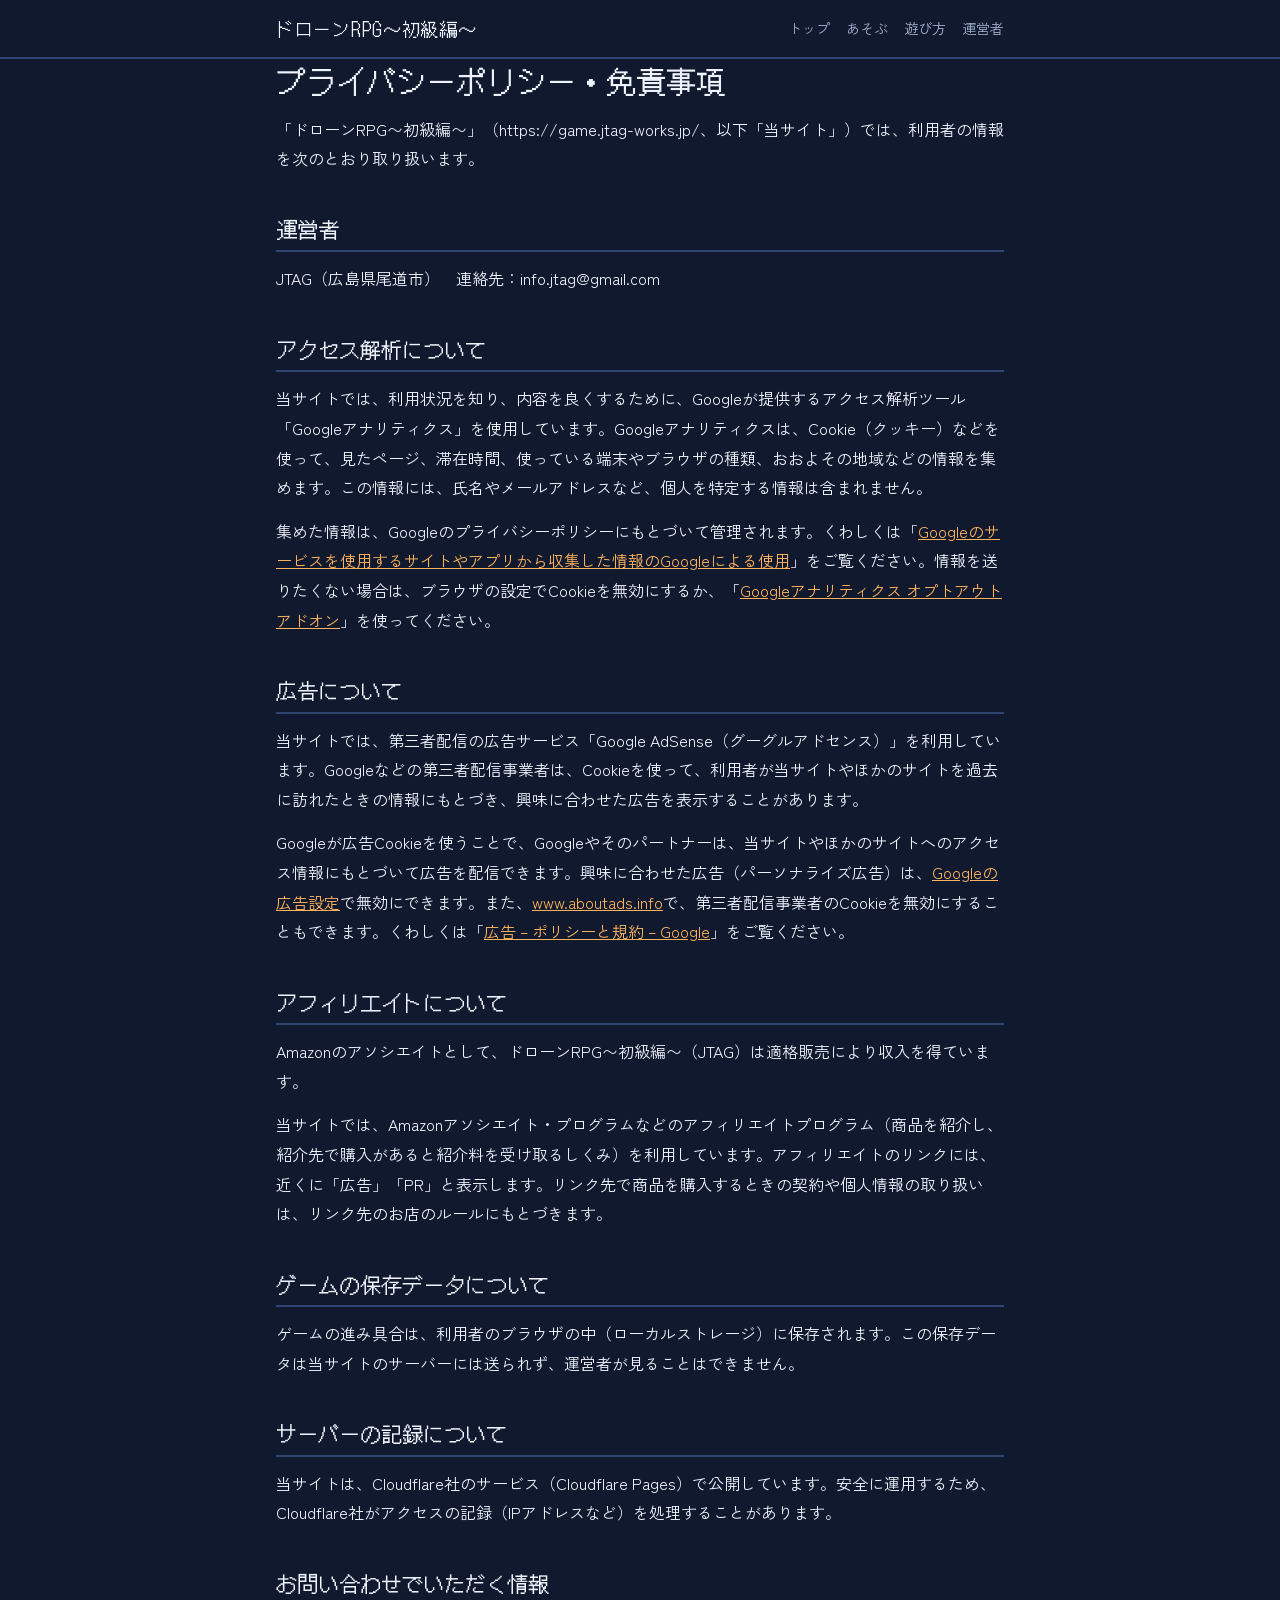
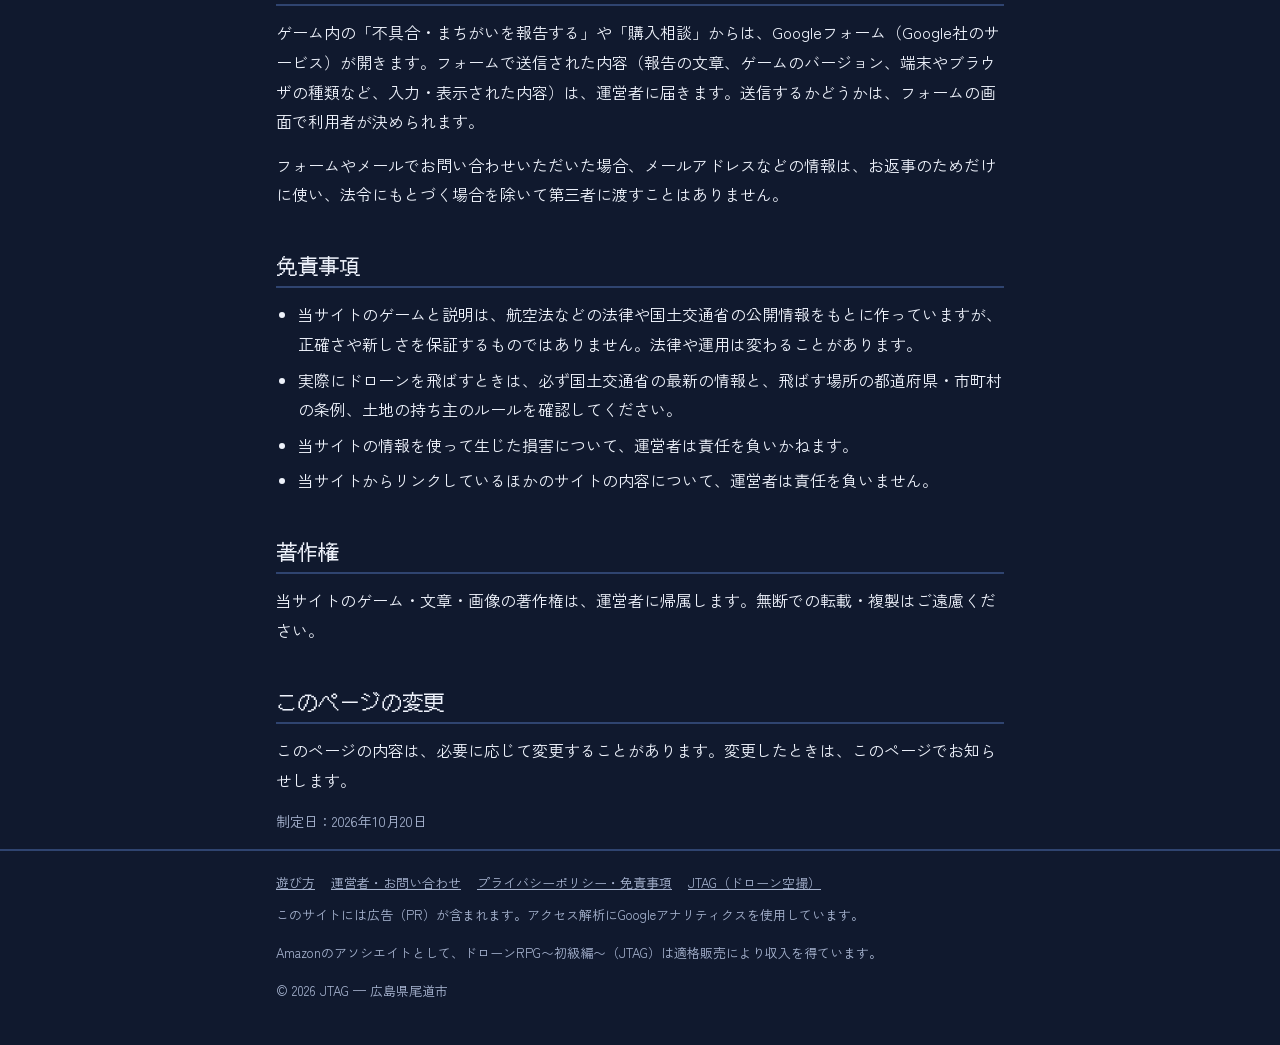
<file: public/privacy.html>
<!DOCTYPE html>
<html lang="ja">
<head>
<meta charset="UTF-8">
<meta name="viewport" content="width=device-width, initial-scale=1.0">
<title>プライバシーポリシー・免責事項｜ドローンRPG〜初級編〜</title>
<meta name="description" content="「ドローンRPG〜初級編〜」のプライバシーポリシーと免責事項。アクセス解析（Googleアナリティクス）と広告配信（Google AdSense・アフィリエイト）で取得する情報について説明します。">
<link rel="canonical" href="https://game.jtag-works.jp/privacy.html">
<meta property="og:type" content="website">
<meta property="og:site_name" content="ドローンRPG〜初級編〜">
<meta property="og:locale" content="ja_JP">
<meta property="og:url" content="https://game.jtag-works.jp/privacy.html">
<meta property="og:title" content="プライバシーポリシー・免責事項｜ドローンRPG〜初級編〜">
<meta property="og:description" content="「ドローンRPG〜初級編〜」のプライバシーポリシーと免責事項。アクセス解析（Googleアナリティクス）と広告配信（Google AdSense・アフィリエイト）で取得する情報について説明します。">
<link rel="icon" href="favicon.svg" type="image/svg+xml">
<link rel="preconnect" href="https://fonts.googleapis.com">
<link rel="preconnect" href="https://fonts.gstatic.com" crossorigin>
<link rel="stylesheet" href="https://fonts.googleapis.com/css2?family=DotGothic16&family=Zen+Kaku+Gothic+New:wght@400;500;700&display=swap">
<link rel="stylesheet" href="site.css?v=2">
<!-- AdSense: 審査用・広告用のコードを受け取ったら、ここに貼る（docs/publish-steps.md の 5） -->
<script src="analytics.js?v=1"></script>
</head>
<body>
<header class="top">
  <div class="wrap">
    <a class="brand" href="index.html">ドローンRPG〜初級編〜</a>
    <nav aria-label="メニュー">
      <a href="index.html">トップ</a>
      <a href="play.html">あそぶ</a>
      <a href="how-to-play.html">遊び方</a>
      <a href="about.html">運営者</a>
    </nav>
  </div>
</header>
<main class="wrap">
<h1>プライバシーポリシー・免責事項</h1>
<p>「ドローンRPG〜初級編〜」（https://game.jtag-works.jp/、以下「当サイト」）では、利用者の情報を次のとおり取り扱います。</p>

<h2>運営者</h2>
<p>JTAG（広島県尾道市）　連絡先：info.jtag@gmail.com</p>

<h2>アクセス解析について</h2>
<p>当サイトでは、利用状況を知り、内容を良くするために、Googleが提供するアクセス解析ツール「Googleアナリティクス」を使用しています。Googleアナリティクスは、Cookie（クッキー）などを使って、見たページ、滞在時間、使っている端末やブラウザの種類、おおよその地域などの情報を集めます。この情報には、氏名やメールアドレスなど、個人を特定する情報は含まれません。</p>
<p>集めた情報は、Googleのプライバシーポリシーにもとづいて管理されます。くわしくは「<a href="https://policies.google.com/technologies/partner-sites?hl=ja" target="_blank" rel="noopener">Googleのサービスを使用するサイトやアプリから収集した情報のGoogleによる使用</a>」をご覧ください。情報を送りたくない場合は、ブラウザの設定でCookieを無効にするか、「<a href="https://tools.google.com/dlpage/gaoptout?hl=ja" target="_blank" rel="noopener">Googleアナリティクス オプトアウト アドオン</a>」を使ってください。</p>

<h2>広告について</h2>
<p>当サイトでは、第三者配信の広告サービス「Google AdSense（グーグルアドセンス）」を利用しています。Googleなどの第三者配信事業者は、Cookieを使って、利用者が当サイトやほかのサイトを過去に訪れたときの情報にもとづき、興味に合わせた広告を表示することがあります。</p>
<p>Googleが広告Cookieを使うことで、Googleやそのパートナーは、当サイトやほかのサイトへのアクセス情報にもとづいて広告を配信できます。興味に合わせた広告（パーソナライズ広告）は、<a href="https://adssettings.google.com/" target="_blank" rel="noopener">Googleの広告設定</a>で無効にできます。また、<a href="https://www.aboutads.info/choices/" target="_blank" rel="noopener">www.aboutads.info</a>で、第三者配信事業者のCookieを無効にすることもできます。くわしくは「<a href="https://policies.google.com/technologies/ads?hl=ja" target="_blank" rel="noopener">広告 – ポリシーと規約 – Google</a>」をご覧ください。</p>

<h2>アフィリエイトについて</h2>
<p>Amazonのアソシエイトとして、ドローンRPG〜初級編〜（JTAG）は適格販売により収入を得ています。</p>
<p>当サイトでは、Amazonアソシエイト・プログラムなどのアフィリエイトプログラム（商品を紹介し、紹介先で購入があると紹介料を受け取るしくみ）を利用しています。アフィリエイトのリンクには、近くに「広告」「PR」と表示します。リンク先で商品を購入するときの契約や個人情報の取り扱いは、リンク先のお店のルールにもとづきます。</p>

<h2>ゲームの保存データについて</h2>
<p>ゲームの進み具合は、利用者のブラウザの中（ローカルストレージ）に保存されます。この保存データは当サイトのサーバーには送られず、運営者が見ることはできません。</p>

<h2>サーバーの記録について</h2>
<p>当サイトは、Cloudflare社のサービス（Cloudflare Pages）で公開しています。安全に運用するため、Cloudflare社がアクセスの記録（IPアドレスなど）を処理することがあります。</p>

<h2>お問い合わせでいただく情報</h2>
<p>ゲーム内の「不具合・まちがいを報告する」や「購入相談」からは、Googleフォーム（Google社のサービス）が開きます。フォームで送信された内容（報告の文章、ゲームのバージョン、端末やブラウザの種類など、入力・表示された内容）は、運営者に届きます。送信するかどうかは、フォームの画面で利用者が決められます。</p>
<p>フォームやメールでお問い合わせいただいた場合、メールアドレスなどの情報は、お返事のためだけに使い、法令にもとづく場合を除いて第三者に渡すことはありません。</p>

<h2>免責事項</h2>
<ul>
  <li>当サイトのゲームと説明は、航空法などの法律や国土交通省の公開情報をもとに作っていますが、正確さや新しさを保証するものではありません。法律や運用は変わることがあります。</li>
  <li>実際にドローンを飛ばすときは、必ず国土交通省の最新の情報と、飛ばす場所の都道府県・市町村の条例、土地の持ち主のルールを確認してください。</li>
  <li>当サイトの情報を使って生じた損害について、運営者は責任を負いかねます。</li>
  <li>当サイトからリンクしているほかのサイトの内容について、運営者は責任を負いません。</li>
</ul>

<h2>著作権</h2>
<p>当サイトのゲーム・文章・画像の著作権は、運営者に帰属します。無断での転載・複製はご遠慮ください。</p>

<h2>このページの変更</h2>
<p>このページの内容は、必要に応じて変更することがあります。変更したときは、このページでお知らせします。</p>
<p class="dim">制定日：2026年10月20日</p>
</main>
<footer class="foot">
  <div class="wrap">
    <nav aria-label="サイト情報">
      <a href="how-to-play.html">遊び方</a>
      <a href="about.html">運営者・お問い合わせ</a>
      <a href="privacy.html">プライバシーポリシー・免責事項</a>
      <a href="https://jtag-works.jp/">JTAG（ドローン空撮）</a>
    </nav>
    <p>このサイトには広告（PR）が含まれます。アクセス解析にGoogleアナリティクスを使用しています。</p>
    <p>Amazonのアソシエイトとして、ドローンRPG〜初級編〜（JTAG）は適格販売により収入を得ています。</p>
    <p>© 2026 JTAG — 広島県尾道市</p>
  </div>
</footer>
</body>
</html>
</file>
<file: public/site.css>
/* 紹介・遊び方・運営者・プライバシーポリシーのページ用（ゲーム画面と同じ「夕方の空」の色） */
:root {
  --sky: #10192e; --sky-2: #182544; --line: #2f4470;
  --ink: #eef2fb; --ink-dim: #a7b4d0; --sun: #ffb35c;
  --pixel: 'DotGothic16', 'Zen Kaku Gothic New', 'Hiragino Sans', sans-serif;
  --body: 'Zen Kaku Gothic New', 'Hiragino Sans', 'Yu Gothic', sans-serif;
  color-scheme: dark;
}
* { box-sizing: border-box; }
body { margin: 0; background: var(--sky); color: var(--ink); font-family: var(--body); font-size: 16px; line-height: 1.85; }
a { color: var(--sun); }
.wrap { max-width: 760px; margin: 0 auto; padding: 0 16px; }
.top { border-bottom: 2px solid var(--line); }
.top .wrap { display: flex; flex-wrap: wrap; align-items: center; justify-content: space-between; gap: 8px 16px; padding-block: 12px; }
.brand { font-family: var(--pixel); font-size: 18px; color: var(--ink); text-decoration: none; letter-spacing: .04em; }
.top nav { display: flex; flex-wrap: wrap; gap: 4px 16px; font-size: 14px; }
.top nav a { color: var(--ink-dim); text-decoration: none; }
.top nav a:hover, .top nav a[aria-current] { color: var(--ink); }
main { padding-block: 32px 48px; }
h1, h2, h3 { font-family: var(--pixel); font-weight: 400; line-height: 1.45; text-wrap: balance; }
h1 { font-size: 30px; margin: 0 0 12px; }
h2 { font-size: 21px; margin: 40px 0 12px; padding-bottom: 6px; border-bottom: 2px solid var(--line); }
h3 { font-size: 17px; margin: 24px 0 6px; color: var(--sun); }
p { margin: 0 0 14px; }
ul, ol { margin: 0 0 14px; padding-left: 1.4em; }
li { margin-bottom: 6px; }
.lead { font-size: 17px; }
.dim { color: var(--ink-dim); font-size: 14px; }
.panel { background: var(--sky-2); border: 2px solid var(--line); border-radius: 10px; padding: 16px 18px; margin: 20px 0; }
.notice { background: #2a2416; border: 2px solid #6b5326; border-radius: 10px; padding: 14px 18px; font-size: 14px; margin: 20px 0; }
.play { display: inline-block; font-family: var(--pixel); font-size: 20px; background: var(--sun); color: #1b1408; text-decoration: none; padding: 12px 28px; border-radius: 8px; margin: 8px 0 4px; }
.play:hover { filter: brightness(1.08); }
.hero { padding: 24px 0 8px; }
.hero .sky { font-family: var(--pixel); color: var(--sun); letter-spacing: .1em; font-size: 13px; margin-bottom: 6px; }
table { border-collapse: collapse; width: 100%; font-size: 15px; margin: 0 0 14px; }
th, td { border: 1px solid var(--line); padding: 8px 10px; text-align: left; vertical-align: top; }
th { background: var(--sky-2); font-weight: 500; white-space: nowrap; }
.chapters { list-style: none; padding: 0; display: grid; gap: 8px; }
.chapters li { background: var(--sky-2); border: 1px solid var(--line); border-radius: 8px; padding: 10px 14px; margin: 0; }
.chapters b { font-family: var(--pixel); font-weight: 400; color: var(--sun); margin-right: 8px; }
.foot { border-top: 2px solid var(--line); font-size: 13px; color: var(--ink-dim); }
.foot .wrap { padding-block: 20px 28px; }
.foot nav { display: flex; flex-wrap: wrap; gap: 4px 16px; margin-bottom: 8px; }
.foot a { color: var(--ink-dim); }
@media (max-width: 480px) { h1 { font-size: 25px; } h2 { font-size: 19px; } th { white-space: normal; } }
.hero h1 .subtitle { display: block; font-size: 18px; color: var(--ink-dim); margin-top: 4px; }
</file>
